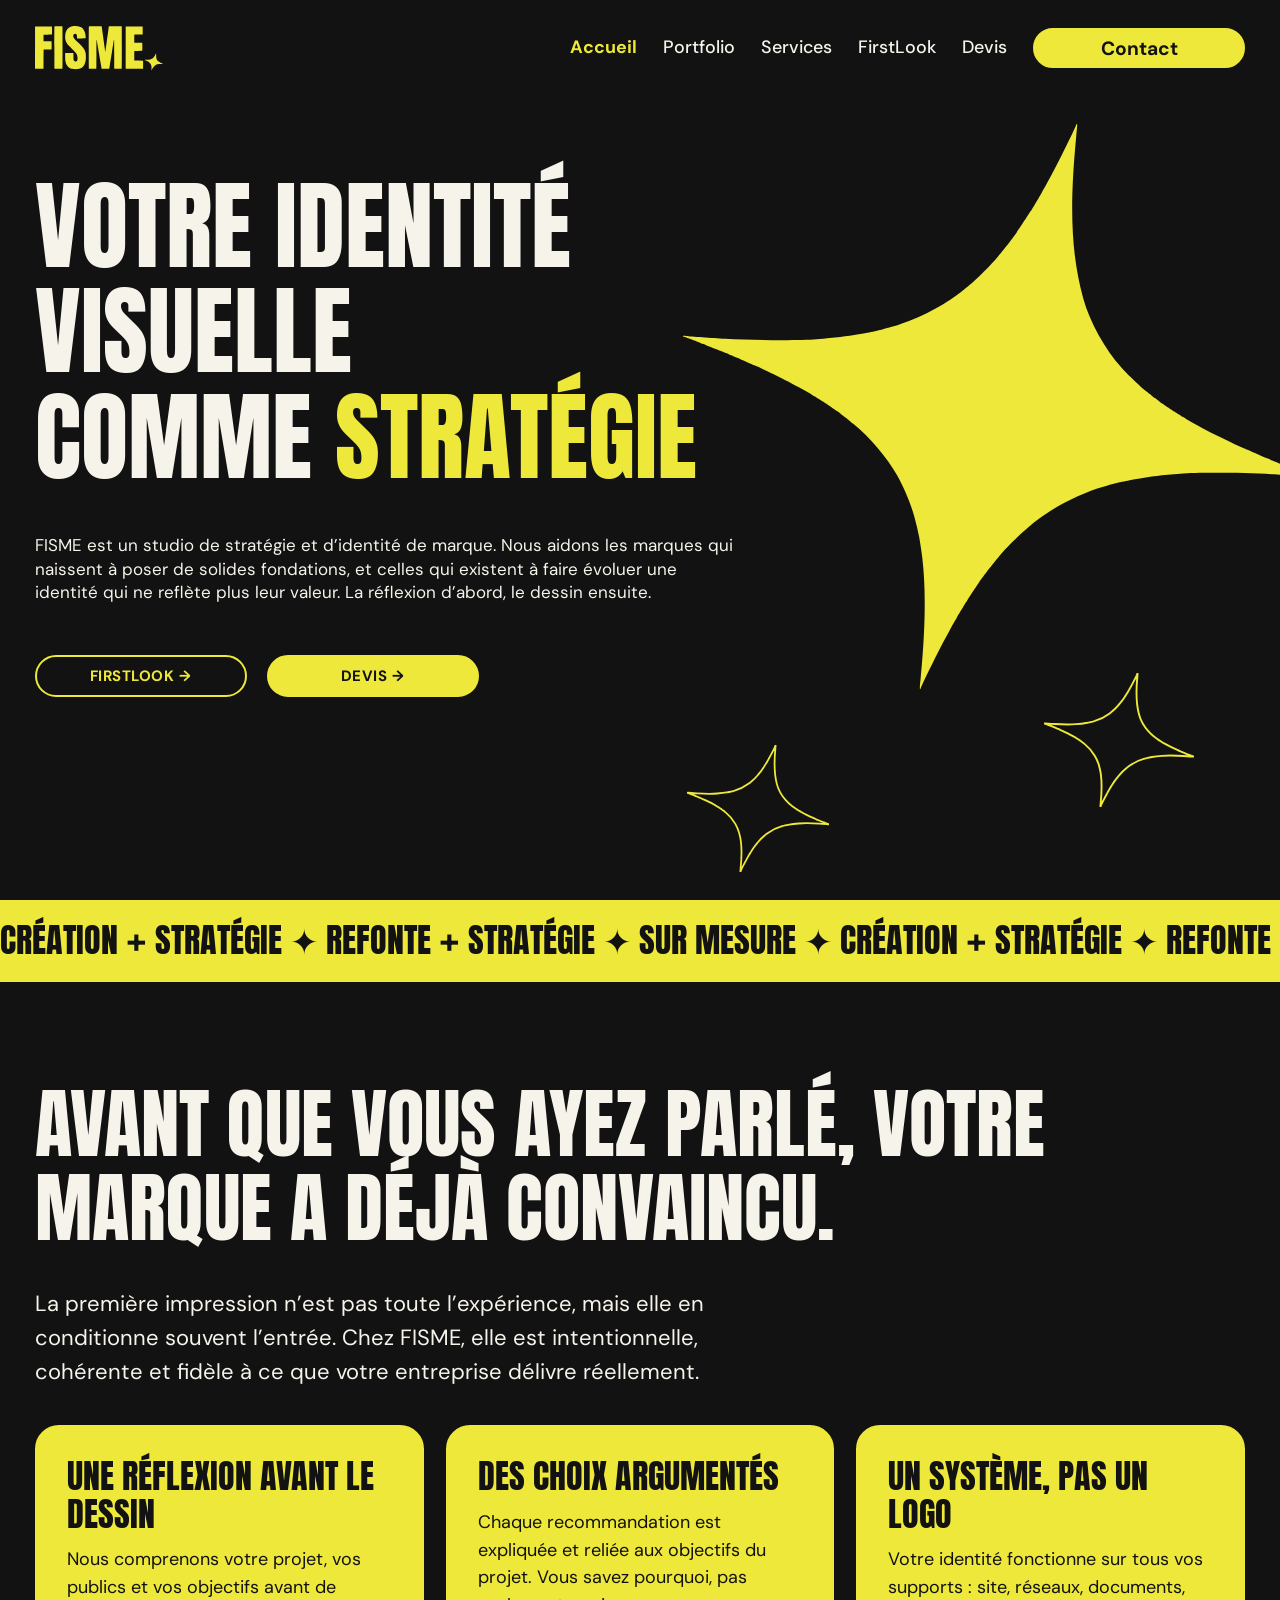
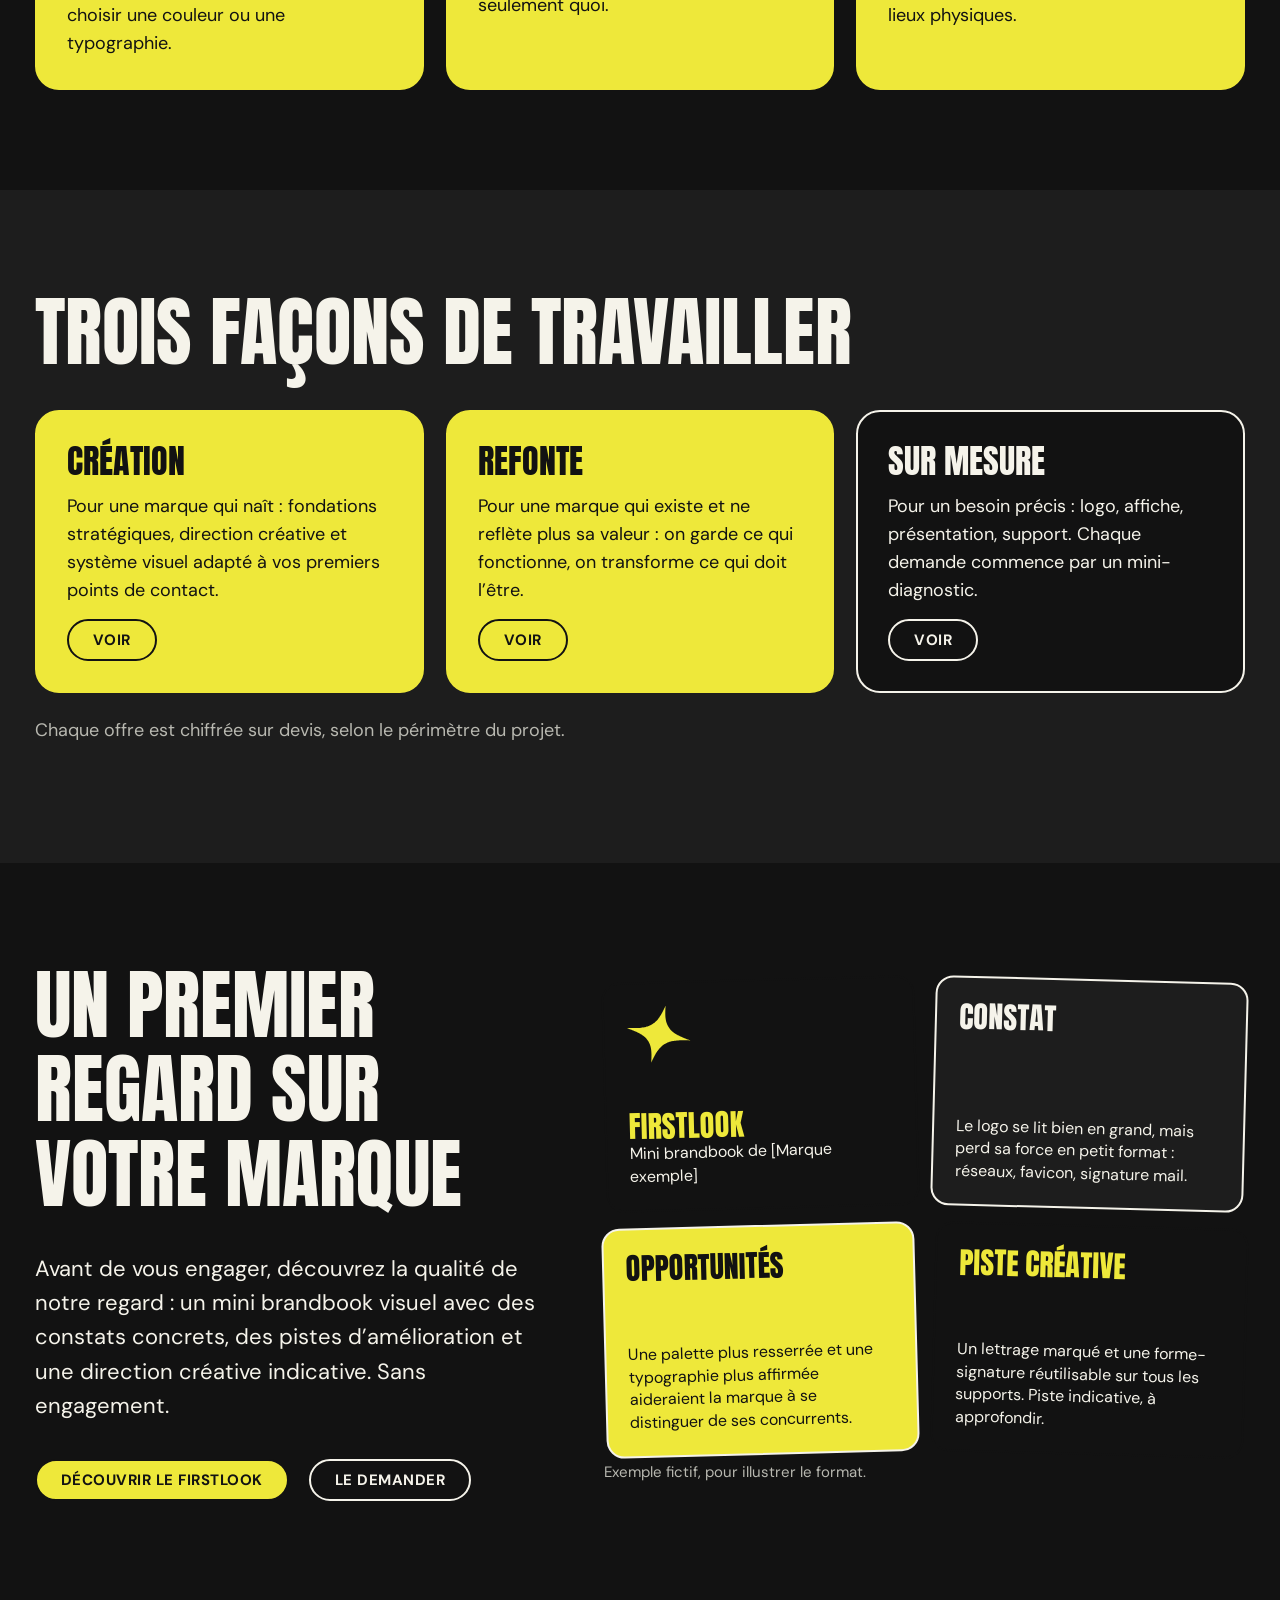
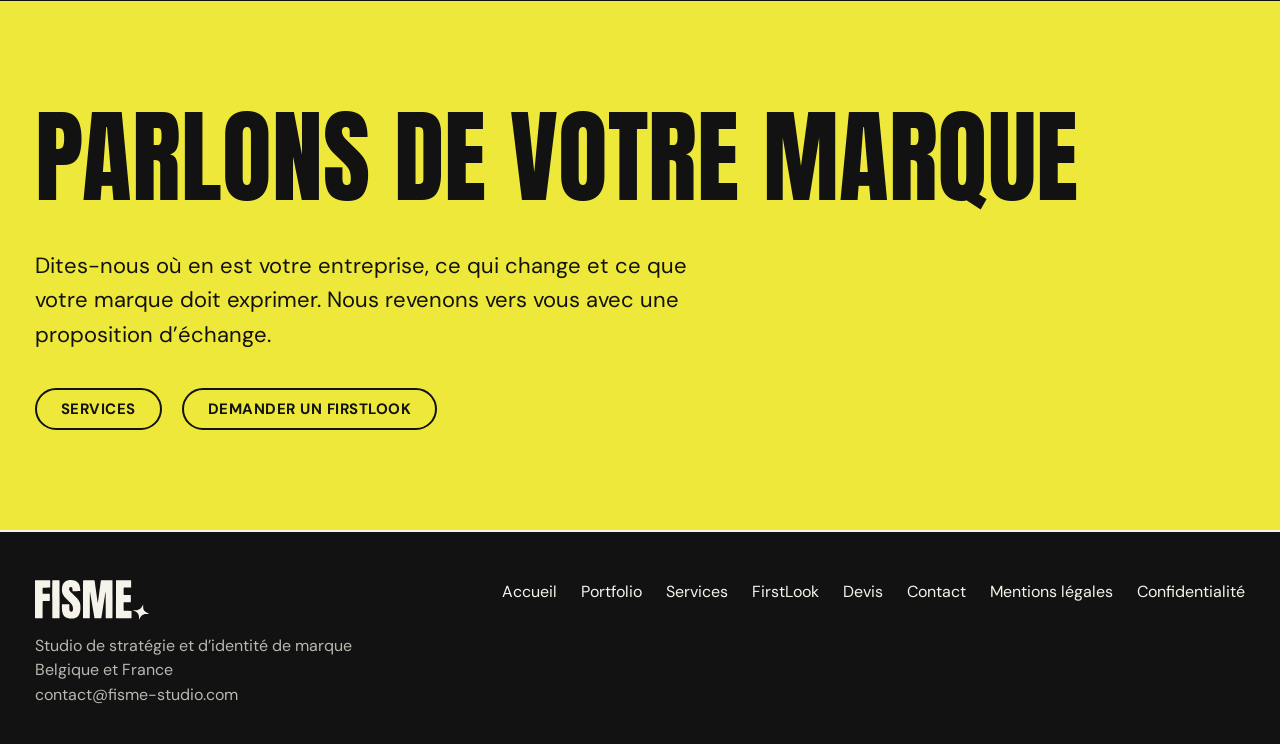
<file: index.html>
<!doctype html>
<html lang="fr">
<head>
<meta charset="utf-8">
<meta name="viewport" content="width=device-width, initial-scale=1">
<title>FISME STUDIO · Stratégie et identité de marque</title>
<meta name="description" content="Studio de stratégie et d’identité de marque en Belgique et en France. Création et refonte d’identité, toujours guidées par une stratégie.">
<meta property="og:title" content="FISME STUDIO · Stratégie et identité de marque"><meta property="og:description" content="Studio de stratégie et d’identité de marque en Belgique et en France. Création et refonte d’identité, toujours guidées par une stratégie."><meta property="og:type" content="website">
<link rel="icon" href="assets/star.svg" type="image/svg+xml">
<link rel="preconnect" href="https://fonts.googleapis.com"><link rel="preconnect" href="https://fonts.gstatic.com" crossorigin>
<link rel="stylesheet" href="https://fonts.googleapis.com/css2?family=Anton&family=DM+Sans:wght@400;500;700&display=swap">
<link rel="stylesheet" href="assets/styles.css">
<script>document.documentElement.className+=' js'</script>
</head>
<body class="home">
<div id="ld" hidden aria-hidden="true"><svg class="lg" viewBox="0 0 362 126" role="img" aria-label="FISME" fill="currentColor"><path d="M121.0 121.1C129.3 120.2 135.2 116.2 138.7 109.3C138.8 109.1 139.1 108.5 139.3 108.1C140.2 106.5 141.4 102.8 141.9 100.2C143.1 94.3 143.1 94.1 143.1 86.4C143.1 78.2 142.7 75.7 140.9 70.9C140.5 69.9 140.2 68.9 140.1 68.6C140.0 68.3 139.7 67.8 139.5 67.5C139.2 67.1 139.0 66.7 139.0 66.5C139.0 66.0 136.1 61.8 134.2 59.6C132.3 57.3 125.6 50.6 120.6 45.9C113.4 39.1 109.0 34.3 109.0 33.0C109.0 32.9 108.8 32.4 108.5 32.0C107.3 29.7 107.3 25.5 108.7 23.9C111.0 21.1 115.8 21.3 117.4 24.3C117.9 25.3 117.9 25.8 118.1 30.1C118.2 33.4 118.4 34.9 118.6 35.1C119.1 35.4 142.2 35.2 142.5 34.8C143.0 34.4 142.0 24.7 141.1 20.7C140.3 16.8 138.1 12.0 136.3 9.6C134.5 7.2 129.3 3.0 128.3 3.0C128.1 3.0 127.6 2.8 127.1 2.5C126.6 2.2 126.0 2.0 125.8 2.0C125.6 2.0 124.9 1.8 124.1 1.5C119.2 -0.1 111.0 -0.5 105.6 0.6C103.8 0.9 101.9 1.4 101.5 1.6C101.0 1.8 100.0 2.2 99.3 2.5C98.5 2.8 97.6 3.2 97.3 3.5C96.9 3.7 96.2 4.2 95.6 4.6C93.9 5.7 91.6 7.9 90.6 9.4C90.1 10.2 89.6 10.9 89.5 11.0C89.1 11.3 87.3 15.2 87.0 16.4C86.8 17.1 86.6 17.7 86.5 17.9C86.4 18.0 86.0 19.6 85.6 21.4C84.6 26.2 84.6 34.9 85.6 38.6C86.2 41.1 87.2 43.9 87.8 45.1C88.2 45.9 88.6 46.5 88.9 47.3C89.1 47.6 89.4 48.1 89.6 48.3C89.8 48.4 90.0 48.7 90.0 48.9C90.0 49.2 92.2 52.2 94.1 54.4C94.8 55.2 99.7 60.1 104.9 65.4C113.8 74.3 117.0 77.9 117.0 79.0C117.0 79.2 117.2 79.7 117.5 80.0C117.8 80.3 118.0 80.8 118.0 81.1C118.0 81.3 118.2 81.8 118.4 82.2C118.8 83.2 119.8 89.1 119.7 91.2C119.7 95.0 118.5 98.4 117.0 99.0C113.8 100.2 111.6 99.8 110.0 97.7C108.4 95.6 108.2 94.3 108.2 84.9C108.2 80.3 108.2 76.5 108.0 76.3C107.9 76.1 105.4 76.0 96.4 76.1L84.9 76.1L84.8 82.4C84.7 92.6 85.2 98.6 86.5 102.6C86.8 103.5 87.0 104.3 87.0 104.6C87.0 104.8 87.2 105.4 87.5 105.9C87.8 106.4 88.0 107.0 88.0 107.1C88.0 107.4 88.8 108.9 90.1 111.1C91.1 112.6 94.0 115.7 95.4 116.5C95.9 116.8 96.6 117.3 96.9 117.5C97.2 117.7 98.0 118.2 98.8 118.5C99.5 118.8 100.6 119.3 101.1 119.5C101.7 119.8 102.7 120.0 103.4 120.1C104.2 120.2 104.8 120.4 104.9 120.5C104.9 120.6 106.1 120.8 107.4 121.0C108.8 121.1 110.2 121.3 110.6 121.3C112.5 121.6 118.4 121.5 121.0 121.1ZM24.0 93.6C24.1 78.9 24.2 66.7 24.3 66.6C24.5 66.3 26.9 66.2 35.0 66.2C41.2 66.2 45.7 66.2 46.1 66.0C46.8 65.8 46.8 65.8 46.8 55.0C46.8 44.6 46.7 44.2 46.3 43.8C45.8 43.3 45.4 43.2 35.2 43.2C27.3 43.2 24.5 43.2 24.3 43.0C23.9 42.6 23.9 25.5 24.3 24.7C24.5 24.3 24.9 24.3 35.8 24.3C43.1 24.3 47.2 24.2 47.5 24.0C48.0 23.7 48.0 23.4 48.0 12.6C48.0 3.6 47.9 1.5 47.7 1.3C47.4 1.1 41.0 1.0 23.7 1.1L0.1 1.1L0.1 60.2C0.0 92.8 0.0 119.6 0.1 119.9C0.3 120.5 0.3 120.5 12.1 120.4L23.9 120.4L24.0 93.6ZM77.2 120.2C77.4 120.0 77.5 106.4 77.5 60.7C77.5 2.4 77.5 1.5 77.0 1.3C76.4 0.9 55.6 0.9 55.0 1.3C54.5 1.5 54.5 2.4 54.5 60.7C54.5 106.4 54.6 120.0 54.8 120.2C55.2 120.6 76.8 120.6 77.2 120.2ZM172.5 120.2C172.7 119.9 172.8 108.6 172.8 79.6C172.9 38.6 172.9 37.2 173.7 39.4C173.9 39.7 174.0 40.5 174.0 41.1C174.0 41.7 174.2 43.0 174.4 44.1C174.6 45.2 174.8 46.5 174.9 47.0C175.0 47.5 175.2 49.1 175.5 50.5C175.9 53.0 176.5 56.0 177.5 62.3C178.9 70.5 179.8 75.7 180.5 79.6C180.8 81.0 181.0 82.8 181.1 83.6C181.2 84.5 181.4 85.5 181.5 85.9C181.6 86.3 181.9 87.8 182.1 89.2C182.6 92.7 182.9 94.6 183.5 97.6C183.8 99.0 184.0 100.5 184.1 101.0C184.1 101.5 184.4 102.8 184.6 104.0C184.8 105.2 185.2 107.5 185.5 109.2C185.8 111.0 186.2 113.6 186.5 115.1C186.8 116.6 187.0 118.2 187.0 118.7C187.0 120.5 186.8 120.5 198.2 120.5C209.6 120.5 208.8 120.6 209.1 118.6C209.3 117.4 209.7 114.9 210.4 110.8C210.6 109.6 210.9 107.5 211.1 106.1C211.3 104.8 211.7 102.3 212.0 100.6C212.3 99.0 212.6 96.5 212.9 95.1C213.3 92.5 213.7 89.5 214.5 85.1C214.8 83.6 215.1 81.5 215.2 80.5C215.4 79.5 215.7 77.3 216.0 75.8C216.2 74.2 216.6 71.6 216.8 70.1C217.1 68.6 217.4 66.9 217.5 66.4C217.6 65.8 217.8 64.7 217.9 64.0C218.0 63.2 218.2 61.4 218.5 60.0C218.8 58.6 219.1 56.5 219.3 55.5C219.4 54.5 219.7 52.5 219.9 51.1C220.1 49.8 220.3 48.2 220.5 47.6C220.6 47.1 220.8 45.5 221.0 44.1C221.2 42.8 221.4 41.5 221.5 41.3C221.6 41.0 221.8 40.1 222.0 39.1C222.2 38.1 222.4 37.3 222.5 37.3C222.7 37.2 222.8 55.8 222.8 78.6C222.8 110.4 222.8 120.0 223.0 120.2C223.5 120.6 243.5 120.6 243.9 120.2C244.4 119.8 244.4 1.7 244.0 1.3C243.7 1.1 239.4 1.0 226.0 1.0C205.5 1.0 207.7 0.6 207.2 4.3C207.1 5.4 206.8 7.5 206.6 8.9C206.4 10.2 206.2 12.3 206.0 13.5C205.9 14.7 205.6 16.3 205.5 17.1C205.3 17.9 205.1 19.9 204.9 21.5C204.7 23.1 204.4 25.2 204.3 26.2C203.7 30.2 203.1 34.0 202.7 37.0C202.6 38.2 202.3 40.6 202.0 42.5C201.7 44.4 201.4 46.8 201.3 47.9C201.1 49.0 200.9 50.7 200.7 51.8C200.6 52.8 200.3 54.9 200.1 56.4C199.9 57.9 199.7 59.7 199.5 60.4C199.4 61.1 199.1 62.7 199.0 64.1C198.7 66.9 198.1 71.0 197.8 71.6C197.4 72.7 197.0 71.6 197.0 69.5C197.0 68.7 196.9 67.6 196.8 66.9C196.6 66.2 196.4 64.6 196.3 63.4C196.1 62.1 195.8 60.0 195.6 58.7C195.4 57.4 195.1 55.1 194.9 53.6C194.1 47.6 194.0 46.5 193.5 43.5C193.1 40.6 192.9 39.3 192.2 34.1C192.1 33.0 191.8 30.7 191.5 29.0C191.2 27.3 190.9 25.0 190.8 23.9C190.1 18.4 189.9 17.4 189.5 14.6C189.2 13.0 189.0 10.7 188.9 9.6C188.8 8.5 188.6 7.4 188.5 7.1C188.4 6.8 188.2 5.5 188.1 4.2C187.8 0.6 189.9 1.0 169.5 1.0C159.9 1.0 151.9 1.1 151.6 1.2C151.1 1.4 151.0 119.7 151.6 120.2C152.0 120.7 172.1 120.6 172.5 120.2ZM304.0 120.2C304.2 119.9 304.2 116.7 304.2 108.6L304.1 97.4L292.0 97.2C285.3 97.2 279.7 97.0 279.6 96.9C279.1 96.6 279.1 70.7 279.6 70.3C279.8 70.1 282.6 70.0 290.6 70.0C298.7 70.0 301.5 69.9 301.7 69.7C302.1 69.3 302.1 48.5 301.7 47.7C301.5 47.3 301.1 47.2 290.7 47.2C282.6 47.2 279.8 47.2 279.6 47.0C279.1 46.5 279.1 24.6 279.6 24.3C279.7 24.2 285.1 24.1 291.4 24.0L302.9 23.9L302.9 12.7C303.0 3.5 302.9 1.5 302.7 1.3C302.4 1.1 296.1 1.0 278.7 1.1L255.1 1.1L255.1 60.2C255.0 92.8 255.0 119.6 255.1 119.9C255.3 120.5 255.3 120.5 279.5 120.5C299.6 120.5 303.7 120.4 304.0 120.2Z"/><path class="pt" d="M327.8 124.2C327.8 124.0 328.0 123.6 328.4 123.3C328.7 123.0 329.0 122.6 329.0 122.5C329.0 122.2 331.2 118.3 331.5 118.0C331.6 117.9 332.0 117.3 332.5 116.5C333.6 114.7 337.6 110.7 338.9 110.1C339.4 109.8 340.1 109.5 340.4 109.3C341.8 108.5 343.0 108.1 344.0 107.9C344.6 107.8 345.6 107.6 346.2 107.3C347.1 107.1 348.7 107.0 353.5 107.0C361.3 107.0 361.8 106.8 358.1 105.6C356.9 105.2 355.6 104.7 355.3 104.4C355.0 104.2 354.5 104.0 354.3 104.0C354.1 104.0 353.7 103.8 353.3 103.5C353.0 103.2 352.5 103.0 352.4 103.0C352.0 103.0 351.4 102.6 348.9 100.9C346.1 99.1 342.0 94.2 342.0 92.8C342.0 92.6 341.8 91.8 341.5 90.9C341.0 89.5 340.9 88.8 340.9 83.4C340.8 79.2 340.7 77.4 340.5 77.3C340.4 77.3 340.2 77.4 340.1 77.7C339.8 78.6 337.8 82.8 337.5 83.0C337.4 83.1 337.0 83.8 336.5 84.6C336.1 85.4 335.6 86.0 335.5 86.0C335.4 86.0 335.2 86.2 335.1 86.4C334.8 87.3 330.0 92.0 329.4 92.0C329.3 92.0 328.9 92.2 328.6 92.4C327.7 93.0 326.7 93.4 324.0 94.2C322.0 94.8 321.4 94.8 315.1 95.0C309.4 95.1 308.4 95.2 308.4 95.5C308.4 95.7 308.7 95.9 309.3 96.0C309.7 96.1 310.5 96.3 310.9 96.5C311.3 96.8 312.4 97.3 313.4 97.6C314.4 98.0 315.4 98.5 315.5 98.7C315.7 98.8 316.0 99.0 316.2 99.0C316.5 99.0 316.9 99.2 317.1 99.5C317.4 99.8 317.7 100.0 317.8 100.0C318.9 100.0 324.1 104.8 325.1 106.9C325.3 107.1 325.5 107.6 325.7 107.9C327.1 110.4 327.9 115.0 327.7 119.8C327.6 121.8 327.5 123.6 327.4 123.9C327.3 124.3 327.3 124.5 327.5 124.5C327.6 124.5 327.8 124.4 327.8 124.2Z"/><circle class="ld-dot" cx="335" cy="100" r="17"/></svg></div><header class="hero"><div class="wrap"><nav aria-label="Navigation principale"><a href="index.html" aria-label="FISME, accueil"><svg class="lg" viewBox="0 0 362 126" role="img" aria-label="FISME" fill="currentColor"><path d="M121.0 121.1C129.3 120.2 135.2 116.2 138.7 109.3C138.8 109.1 139.1 108.5 139.3 108.1C140.2 106.5 141.4 102.8 141.9 100.2C143.1 94.3 143.1 94.1 143.1 86.4C143.1 78.2 142.7 75.7 140.9 70.9C140.5 69.9 140.2 68.9 140.1 68.6C140.0 68.3 139.7 67.8 139.5 67.5C139.2 67.1 139.0 66.7 139.0 66.5C139.0 66.0 136.1 61.8 134.2 59.6C132.3 57.3 125.6 50.6 120.6 45.9C113.4 39.1 109.0 34.3 109.0 33.0C109.0 32.9 108.8 32.4 108.5 32.0C107.3 29.7 107.3 25.5 108.7 23.9C111.0 21.1 115.8 21.3 117.4 24.3C117.9 25.3 117.9 25.8 118.1 30.1C118.2 33.4 118.4 34.9 118.6 35.1C119.1 35.4 142.2 35.2 142.5 34.8C143.0 34.4 142.0 24.7 141.1 20.7C140.3 16.8 138.1 12.0 136.3 9.6C134.5 7.2 129.3 3.0 128.3 3.0C128.1 3.0 127.6 2.8 127.1 2.5C126.6 2.2 126.0 2.0 125.8 2.0C125.6 2.0 124.9 1.8 124.1 1.5C119.2 -0.1 111.0 -0.5 105.6 0.6C103.8 0.9 101.9 1.4 101.5 1.6C101.0 1.8 100.0 2.2 99.3 2.5C98.5 2.8 97.6 3.2 97.3 3.5C96.9 3.7 96.2 4.2 95.6 4.6C93.9 5.7 91.6 7.9 90.6 9.4C90.1 10.2 89.6 10.9 89.5 11.0C89.1 11.3 87.3 15.2 87.0 16.4C86.8 17.1 86.6 17.7 86.5 17.9C86.4 18.0 86.0 19.6 85.6 21.4C84.6 26.2 84.6 34.9 85.6 38.6C86.2 41.1 87.2 43.9 87.8 45.1C88.2 45.9 88.6 46.5 88.9 47.3C89.1 47.6 89.4 48.1 89.6 48.3C89.8 48.4 90.0 48.7 90.0 48.9C90.0 49.2 92.2 52.2 94.1 54.4C94.8 55.2 99.7 60.1 104.9 65.4C113.8 74.3 117.0 77.9 117.0 79.0C117.0 79.2 117.2 79.7 117.5 80.0C117.8 80.3 118.0 80.8 118.0 81.1C118.0 81.3 118.2 81.8 118.4 82.2C118.8 83.2 119.8 89.1 119.7 91.2C119.7 95.0 118.5 98.4 117.0 99.0C113.8 100.2 111.6 99.8 110.0 97.7C108.4 95.6 108.2 94.3 108.2 84.9C108.2 80.3 108.2 76.5 108.0 76.3C107.9 76.1 105.4 76.0 96.4 76.1L84.9 76.1L84.8 82.4C84.7 92.6 85.2 98.6 86.5 102.6C86.8 103.5 87.0 104.3 87.0 104.6C87.0 104.8 87.2 105.4 87.5 105.9C87.8 106.4 88.0 107.0 88.0 107.1C88.0 107.4 88.8 108.9 90.1 111.1C91.1 112.6 94.0 115.7 95.4 116.5C95.9 116.8 96.6 117.3 96.9 117.5C97.2 117.7 98.0 118.2 98.8 118.5C99.5 118.8 100.6 119.3 101.1 119.5C101.7 119.8 102.7 120.0 103.4 120.1C104.2 120.2 104.8 120.4 104.9 120.5C104.9 120.6 106.1 120.8 107.4 121.0C108.8 121.1 110.2 121.3 110.6 121.3C112.5 121.6 118.4 121.5 121.0 121.1ZM24.0 93.6C24.1 78.9 24.2 66.7 24.3 66.6C24.5 66.3 26.9 66.2 35.0 66.2C41.2 66.2 45.7 66.2 46.1 66.0C46.8 65.8 46.8 65.8 46.8 55.0C46.8 44.6 46.7 44.2 46.3 43.8C45.8 43.3 45.4 43.2 35.2 43.2C27.3 43.2 24.5 43.2 24.3 43.0C23.9 42.6 23.9 25.5 24.3 24.7C24.5 24.3 24.9 24.3 35.8 24.3C43.1 24.3 47.2 24.2 47.5 24.0C48.0 23.7 48.0 23.4 48.0 12.6C48.0 3.6 47.9 1.5 47.7 1.3C47.4 1.1 41.0 1.0 23.7 1.1L0.1 1.1L0.1 60.2C0.0 92.8 0.0 119.6 0.1 119.9C0.3 120.5 0.3 120.5 12.1 120.4L23.9 120.4L24.0 93.6ZM77.2 120.2C77.4 120.0 77.5 106.4 77.5 60.7C77.5 2.4 77.5 1.5 77.0 1.3C76.4 0.9 55.6 0.9 55.0 1.3C54.5 1.5 54.5 2.4 54.5 60.7C54.5 106.4 54.6 120.0 54.8 120.2C55.2 120.6 76.8 120.6 77.2 120.2ZM172.5 120.2C172.7 119.9 172.8 108.6 172.8 79.6C172.9 38.6 172.9 37.2 173.7 39.4C173.9 39.7 174.0 40.5 174.0 41.1C174.0 41.7 174.2 43.0 174.4 44.1C174.6 45.2 174.8 46.5 174.9 47.0C175.0 47.5 175.2 49.1 175.5 50.5C175.9 53.0 176.5 56.0 177.5 62.3C178.9 70.5 179.8 75.7 180.5 79.6C180.8 81.0 181.0 82.8 181.1 83.6C181.2 84.5 181.4 85.5 181.5 85.9C181.6 86.3 181.9 87.8 182.1 89.2C182.6 92.7 182.9 94.6 183.5 97.6C183.8 99.0 184.0 100.5 184.1 101.0C184.1 101.5 184.4 102.8 184.6 104.0C184.8 105.2 185.2 107.5 185.5 109.2C185.8 111.0 186.2 113.6 186.5 115.1C186.8 116.6 187.0 118.2 187.0 118.7C187.0 120.5 186.8 120.5 198.2 120.5C209.6 120.5 208.8 120.6 209.1 118.6C209.3 117.4 209.7 114.9 210.4 110.8C210.6 109.6 210.9 107.5 211.1 106.1C211.3 104.8 211.7 102.3 212.0 100.6C212.3 99.0 212.6 96.5 212.9 95.1C213.3 92.5 213.7 89.5 214.5 85.1C214.8 83.6 215.1 81.5 215.2 80.5C215.4 79.5 215.7 77.3 216.0 75.8C216.2 74.2 216.6 71.6 216.8 70.1C217.1 68.6 217.4 66.9 217.5 66.4C217.6 65.8 217.8 64.7 217.9 64.0C218.0 63.2 218.2 61.4 218.5 60.0C218.8 58.6 219.1 56.5 219.3 55.5C219.4 54.5 219.7 52.5 219.9 51.1C220.1 49.8 220.3 48.2 220.5 47.6C220.6 47.1 220.8 45.5 221.0 44.1C221.2 42.8 221.4 41.5 221.5 41.3C221.6 41.0 221.8 40.1 222.0 39.1C222.2 38.1 222.4 37.3 222.5 37.3C222.7 37.2 222.8 55.8 222.8 78.6C222.8 110.4 222.8 120.0 223.0 120.2C223.5 120.6 243.5 120.6 243.9 120.2C244.4 119.8 244.4 1.7 244.0 1.3C243.7 1.1 239.4 1.0 226.0 1.0C205.5 1.0 207.7 0.6 207.2 4.3C207.1 5.4 206.8 7.5 206.6 8.9C206.4 10.2 206.2 12.3 206.0 13.5C205.9 14.7 205.6 16.3 205.5 17.1C205.3 17.9 205.1 19.9 204.9 21.5C204.7 23.1 204.4 25.2 204.3 26.2C203.7 30.2 203.1 34.0 202.7 37.0C202.6 38.2 202.3 40.6 202.0 42.5C201.7 44.4 201.4 46.8 201.3 47.9C201.1 49.0 200.9 50.7 200.7 51.8C200.6 52.8 200.3 54.9 200.1 56.4C199.9 57.9 199.7 59.7 199.5 60.4C199.4 61.1 199.1 62.7 199.0 64.1C198.7 66.9 198.1 71.0 197.8 71.6C197.4 72.7 197.0 71.6 197.0 69.5C197.0 68.7 196.9 67.6 196.8 66.9C196.6 66.2 196.4 64.6 196.3 63.4C196.1 62.1 195.8 60.0 195.6 58.7C195.4 57.4 195.1 55.1 194.9 53.6C194.1 47.6 194.0 46.5 193.5 43.5C193.1 40.6 192.9 39.3 192.2 34.1C192.1 33.0 191.8 30.7 191.5 29.0C191.2 27.3 190.9 25.0 190.8 23.9C190.1 18.4 189.9 17.4 189.5 14.6C189.2 13.0 189.0 10.7 188.9 9.6C188.8 8.5 188.6 7.4 188.5 7.1C188.4 6.8 188.2 5.5 188.1 4.2C187.8 0.6 189.9 1.0 169.5 1.0C159.9 1.0 151.9 1.1 151.6 1.2C151.1 1.4 151.0 119.7 151.6 120.2C152.0 120.7 172.1 120.6 172.5 120.2ZM304.0 120.2C304.2 119.9 304.2 116.7 304.2 108.6L304.1 97.4L292.0 97.2C285.3 97.2 279.7 97.0 279.6 96.9C279.1 96.6 279.1 70.7 279.6 70.3C279.8 70.1 282.6 70.0 290.6 70.0C298.7 70.0 301.5 69.9 301.7 69.7C302.1 69.3 302.1 48.5 301.7 47.7C301.5 47.3 301.1 47.2 290.7 47.2C282.6 47.2 279.8 47.2 279.6 47.0C279.1 46.5 279.1 24.6 279.6 24.3C279.7 24.2 285.1 24.1 291.4 24.0L302.9 23.9L302.9 12.7C303.0 3.5 302.9 1.5 302.7 1.3C302.4 1.1 296.1 1.0 278.7 1.1L255.1 1.1L255.1 60.2C255.0 92.8 255.0 119.6 255.1 119.9C255.3 120.5 255.3 120.5 279.5 120.5C299.6 120.5 303.7 120.4 304.0 120.2Z"/><path class="pt" d="M327.8 124.2C327.8 124.0 328.0 123.6 328.4 123.3C328.7 123.0 329.0 122.6 329.0 122.5C329.0 122.2 331.2 118.3 331.5 118.0C331.6 117.9 332.0 117.3 332.5 116.5C333.6 114.7 337.6 110.7 338.9 110.1C339.4 109.8 340.1 109.5 340.4 109.3C341.8 108.5 343.0 108.1 344.0 107.9C344.6 107.8 345.6 107.6 346.2 107.3C347.1 107.1 348.7 107.0 353.5 107.0C361.3 107.0 361.8 106.8 358.1 105.6C356.9 105.2 355.6 104.7 355.3 104.4C355.0 104.2 354.5 104.0 354.3 104.0C354.1 104.0 353.7 103.8 353.3 103.5C353.0 103.2 352.5 103.0 352.4 103.0C352.0 103.0 351.4 102.6 348.9 100.9C346.1 99.1 342.0 94.2 342.0 92.8C342.0 92.6 341.8 91.8 341.5 90.9C341.0 89.5 340.9 88.8 340.9 83.4C340.8 79.2 340.7 77.4 340.5 77.3C340.4 77.3 340.2 77.4 340.1 77.7C339.8 78.6 337.8 82.8 337.5 83.0C337.4 83.1 337.0 83.8 336.5 84.6C336.1 85.4 335.6 86.0 335.5 86.0C335.4 86.0 335.2 86.2 335.1 86.4C334.8 87.3 330.0 92.0 329.4 92.0C329.3 92.0 328.9 92.2 328.6 92.4C327.7 93.0 326.7 93.4 324.0 94.2C322.0 94.8 321.4 94.8 315.1 95.0C309.4 95.1 308.4 95.2 308.4 95.5C308.4 95.7 308.7 95.9 309.3 96.0C309.7 96.1 310.5 96.3 310.9 96.5C311.3 96.8 312.4 97.3 313.4 97.6C314.4 98.0 315.4 98.5 315.5 98.7C315.7 98.8 316.0 99.0 316.2 99.0C316.5 99.0 316.9 99.2 317.1 99.5C317.4 99.8 317.7 100.0 317.8 100.0C318.9 100.0 324.1 104.8 325.1 106.9C325.3 107.1 325.5 107.6 325.7 107.9C327.1 110.4 327.9 115.0 327.7 119.8C327.6 121.8 327.5 123.6 327.4 123.9C327.3 124.3 327.3 124.5 327.5 124.5C327.6 124.5 327.8 124.4 327.8 124.2Z"/></svg></a><button class="mb" aria-expanded="false" aria-controls="mn">Menu</button><ul id="mn"><li><a href="index.html" class=on aria-current=page>Accueil</a></li><li><a href="portfolio.html">Portfolio</a></li><li><a href="services.html">Services</a></li><li><a href="firstlook.html">FirstLook</a></li><li><a href="devis.html">Devis</a></li><li><a class="btn" href="contact.html">Contact</a></li></ul></nav>
<h1 id="top"><span class="ln"><span>Votre identité</span></span><span class="ln"><span>visuelle</span></span><span class="ln"><span>comme <b>stratégie</b></span></span></h1>
<p class="lead hp">FISME est un studio de stratégie et d’identité de marque. Nous aidons les marques qui naissent à poser de solides fondations, et celles qui existent à faire évoluer une identité qui ne reflète plus leur valeur. La réflexion d’abord, le dessin ensuite.</p>
<p class="cta hp"><a class="btn o" href="firstlook.html">FirstLook →</a><a class="btn" href="devis.html">Devis →</a></p></div>
<div class="stars" id="st" aria-hidden="true"><img class="big" src="assets/star.svg" alt=""><img class="o1" src="assets/star-outline.svg" alt=""><img class="o2" src="assets/star-outline.svg" alt=""></div></header>
<div class="band" aria-hidden="true"><div>CRÉATION <i class="pl">+</i> STRATÉGIE ✦ REFONTE <i class="pl">+</i> STRATÉGIE ✦ SUR MESURE ✦ CRÉATION <i class="pl">+</i> STRATÉGIE ✦ REFONTE <i class="pl">+</i> STRATÉGIE ✦ SUR MESURE ✦ CRÉATION <i class="pl">+</i> STRATÉGIE ✦ REFONTE <i class="pl">+</i> STRATÉGIE ✦ SUR MESURE ✦ CRÉATION <i class="pl">+</i> STRATÉGIE ✦ REFONTE <i class="pl">+</i> STRATÉGIE ✦ SUR MESURE ✦ CRÉATION <i class="pl">+</i> STRATÉGIE ✦ REFONTE <i class="pl">+</i> STRATÉGIE ✦ SUR MESURE ✦ CRÉATION <i class="pl">+</i> STRATÉGIE ✦ REFONTE <i class="pl">+</i> STRATÉGIE ✦ SUR MESURE ✦ </div><div>CRÉATION <i class="pl">+</i> STRATÉGIE ✦ REFONTE <i class="pl">+</i> STRATÉGIE ✦ SUR MESURE ✦ CRÉATION <i class="pl">+</i> STRATÉGIE ✦ REFONTE <i class="pl">+</i> STRATÉGIE ✦ SUR MESURE ✦ CRÉATION <i class="pl">+</i> STRATÉGIE ✦ REFONTE <i class="pl">+</i> STRATÉGIE ✦ SUR MESURE ✦ CRÉATION <i class="pl">+</i> STRATÉGIE ✦ REFONTE <i class="pl">+</i> STRATÉGIE ✦ SUR MESURE ✦ CRÉATION <i class="pl">+</i> STRATÉGIE ✦ REFONTE <i class="pl">+</i> STRATÉGIE ✦ SUR MESURE ✦ CRÉATION <i class="pl">+</i> STRATÉGIE ✦ REFONTE <i class="pl">+</i> STRATÉGIE ✦ SUR MESURE ✦ </div></div>
<main>
<section class="s" id="studio"><div class="wrap"><h2>Avant que vous ayez parlé, votre marque a déjà convaincu.</h2>
<p class="lead2">La première impression n’est pas toute l’expérience, mais elle en conditionne souvent l’entrée. Chez FISME, elle est intentionnelle, cohérente et fidèle à ce que votre entreprise délivre réellement.</p>
<div class="grid"><div class="card f"><h3>Une réflexion avant le dessin</h3><p>Nous comprenons votre projet, vos publics et vos objectifs avant de choisir une couleur ou une typographie.</p></div><div class="card f"><h3>Des choix argumentés</h3><p>Chaque recommandation est expliquée et reliée aux objectifs du projet. Vous savez pourquoi, pas seulement quoi.</p></div><div class="card f"><h3>Un système, pas un logo</h3><p>Votre identité fonctionne sur tous vos supports : site, réseaux, documents, lieux physiques.</p></div></div></div></section>
<section class="s alt" id="services"><div class="wrap"><h2>Trois façons de travailler</h2>
<div class="grid"><div class="card f"><h3>Création</h3><p>Pour une marque qui naît : fondations stratégiques, direction créative et système visuel adapté à vos premiers points de contact.</p><a class="btn y" href="services.html#creation">Voir</a></div><div class="card f"><h3>Refonte</h3><p>Pour une marque qui existe et ne reflète plus sa valeur : on garde ce qui fonctionne, on transforme ce qui doit l’être.</p><a class="btn y" href="services.html#refonte">Voir</a></div><div class="card "><h3>Sur mesure</h3><p>Pour un besoin précis : logo, affiche, présentation, support. Chaque demande commence par un mini-diagnostic.</p><a class="btn o" href="services.html#sur-mesure">Voir</a></div></div>
<p class="mut" style="margin-top:24px">Chaque offre est chiffrée sur devis, selon le périmètre du projet.</p></div></section>
<section class="s" id="firstlook"><div class="wrap fl"><div><h2>Un premier regard sur votre marque</h2><p class="lead2">Avant de vous engager, découvrez la qualité de notre regard : un mini brandbook visuel avec des constats concrets, des pistes d’amélioration et une direction créative indicative. Sans engagement.</p><p class="cta"><a class="btn y" href="firstlook.html">Découvrir le FirstLook</a><a class="btn o" href="firstlook.html#formulaire">Le demander</a></p></div><div><div class="pages" role="group" aria-label="Exemple fictif de mini brandbook FirstLook">
<div class="pg k"><img src="assets/star.svg" alt=""><div><h3>FirstLook</h3><p>Mini brandbook de [Marque exemple]</p></div></div>
<div class="pg w"><h3>Constat</h3><p>Le logo se lit bien en grand, mais perd sa force en petit format : réseaux, favicon, signature mail.</p></div>
<div class="pg y"><h3>Opportunités</h3><p>Une palette plus resserrée et une typographie plus affirmée aideraient la marque à se distinguer de ses concurrents.</p></div>
<div class="pg k"><h3>Piste créative</h3><p>Un lettrage marqué et une forme-signature réutilisable sur tous les supports. Piste indicative, à approfondir.</p></div></div>
<p class="hint">Exemple fictif, pour illustrer le format.</p></div></div></section>
<section class="s contact" id="contact"><div class="wrap"><h2>Parlons de votre marque</h2><p class="lead2">Dites-nous où en est votre entreprise, ce qui change et ce que votre marque doit exprimer. Nous revenons vers vous avec une proposition d’échange.</p><p class="cta"><a class="btn y" href="services.html">Services</a><a class="btn o" href="firstlook.html#formulaire">Demander un FirstLook</a></p></div></section></main>
<footer><div class="wrap"><div class="fr"><div><svg class="lg" viewBox="0 0 362 126" role="img" aria-label="FISME" fill="currentColor"><path d="M121.0 121.1C129.3 120.2 135.2 116.2 138.7 109.3C138.8 109.1 139.1 108.5 139.3 108.1C140.2 106.5 141.4 102.8 141.9 100.2C143.1 94.3 143.1 94.1 143.1 86.4C143.1 78.2 142.7 75.7 140.9 70.9C140.5 69.9 140.2 68.9 140.1 68.6C140.0 68.3 139.7 67.8 139.5 67.5C139.2 67.1 139.0 66.7 139.0 66.5C139.0 66.0 136.1 61.8 134.2 59.6C132.3 57.3 125.6 50.6 120.6 45.9C113.4 39.1 109.0 34.3 109.0 33.0C109.0 32.9 108.8 32.4 108.5 32.0C107.3 29.7 107.3 25.5 108.7 23.9C111.0 21.1 115.8 21.3 117.4 24.3C117.9 25.3 117.9 25.8 118.1 30.1C118.2 33.4 118.4 34.9 118.6 35.1C119.1 35.4 142.2 35.2 142.5 34.8C143.0 34.4 142.0 24.7 141.1 20.7C140.3 16.8 138.1 12.0 136.3 9.6C134.5 7.2 129.3 3.0 128.3 3.0C128.1 3.0 127.6 2.8 127.1 2.5C126.6 2.2 126.0 2.0 125.8 2.0C125.6 2.0 124.9 1.8 124.1 1.5C119.2 -0.1 111.0 -0.5 105.6 0.6C103.8 0.9 101.9 1.4 101.5 1.6C101.0 1.8 100.0 2.2 99.3 2.5C98.5 2.8 97.6 3.2 97.3 3.5C96.9 3.7 96.2 4.2 95.6 4.6C93.9 5.7 91.6 7.9 90.6 9.4C90.1 10.2 89.6 10.9 89.5 11.0C89.1 11.3 87.3 15.2 87.0 16.4C86.8 17.1 86.6 17.7 86.5 17.9C86.4 18.0 86.0 19.6 85.6 21.4C84.6 26.2 84.6 34.9 85.6 38.6C86.2 41.1 87.2 43.9 87.8 45.1C88.2 45.9 88.6 46.5 88.9 47.3C89.1 47.6 89.4 48.1 89.6 48.3C89.8 48.4 90.0 48.7 90.0 48.9C90.0 49.2 92.2 52.2 94.1 54.4C94.8 55.2 99.7 60.1 104.9 65.4C113.8 74.3 117.0 77.9 117.0 79.0C117.0 79.2 117.2 79.7 117.5 80.0C117.8 80.3 118.0 80.8 118.0 81.1C118.0 81.3 118.2 81.8 118.4 82.2C118.8 83.2 119.8 89.1 119.7 91.2C119.7 95.0 118.5 98.4 117.0 99.0C113.8 100.2 111.6 99.8 110.0 97.7C108.4 95.6 108.2 94.3 108.2 84.9C108.2 80.3 108.2 76.5 108.0 76.3C107.9 76.1 105.4 76.0 96.4 76.1L84.9 76.1L84.8 82.4C84.7 92.6 85.2 98.6 86.5 102.6C86.8 103.5 87.0 104.3 87.0 104.6C87.0 104.8 87.2 105.4 87.5 105.9C87.8 106.4 88.0 107.0 88.0 107.1C88.0 107.4 88.8 108.9 90.1 111.1C91.1 112.6 94.0 115.7 95.4 116.5C95.9 116.8 96.6 117.3 96.9 117.5C97.2 117.7 98.0 118.2 98.8 118.5C99.5 118.8 100.6 119.3 101.1 119.5C101.7 119.8 102.7 120.0 103.4 120.1C104.2 120.2 104.8 120.4 104.9 120.5C104.9 120.6 106.1 120.8 107.4 121.0C108.8 121.1 110.2 121.3 110.6 121.3C112.5 121.6 118.4 121.5 121.0 121.1ZM24.0 93.6C24.1 78.9 24.2 66.7 24.3 66.6C24.5 66.3 26.9 66.2 35.0 66.2C41.2 66.2 45.7 66.2 46.1 66.0C46.8 65.8 46.8 65.8 46.8 55.0C46.8 44.6 46.7 44.2 46.3 43.8C45.8 43.3 45.4 43.2 35.2 43.2C27.3 43.2 24.5 43.2 24.3 43.0C23.9 42.6 23.9 25.5 24.3 24.7C24.5 24.3 24.9 24.3 35.8 24.3C43.1 24.3 47.2 24.2 47.5 24.0C48.0 23.7 48.0 23.4 48.0 12.6C48.0 3.6 47.9 1.5 47.7 1.3C47.4 1.1 41.0 1.0 23.7 1.1L0.1 1.1L0.1 60.2C0.0 92.8 0.0 119.6 0.1 119.9C0.3 120.5 0.3 120.5 12.1 120.4L23.9 120.4L24.0 93.6ZM77.2 120.2C77.4 120.0 77.5 106.4 77.5 60.7C77.5 2.4 77.5 1.5 77.0 1.3C76.4 0.9 55.6 0.9 55.0 1.3C54.5 1.5 54.5 2.4 54.5 60.7C54.5 106.4 54.6 120.0 54.8 120.2C55.2 120.6 76.8 120.6 77.2 120.2ZM172.5 120.2C172.7 119.9 172.8 108.6 172.8 79.6C172.9 38.6 172.9 37.2 173.7 39.4C173.9 39.7 174.0 40.5 174.0 41.1C174.0 41.7 174.2 43.0 174.4 44.1C174.6 45.2 174.8 46.5 174.9 47.0C175.0 47.5 175.2 49.1 175.5 50.5C175.9 53.0 176.5 56.0 177.5 62.3C178.9 70.5 179.8 75.7 180.5 79.6C180.8 81.0 181.0 82.8 181.1 83.6C181.2 84.5 181.4 85.5 181.5 85.9C181.6 86.3 181.9 87.8 182.1 89.2C182.6 92.7 182.9 94.6 183.5 97.6C183.8 99.0 184.0 100.5 184.1 101.0C184.1 101.5 184.4 102.8 184.6 104.0C184.8 105.2 185.2 107.5 185.5 109.2C185.8 111.0 186.2 113.6 186.5 115.1C186.8 116.6 187.0 118.2 187.0 118.7C187.0 120.5 186.8 120.5 198.2 120.5C209.6 120.5 208.8 120.6 209.1 118.6C209.3 117.4 209.7 114.9 210.4 110.8C210.6 109.6 210.9 107.5 211.1 106.1C211.3 104.8 211.7 102.3 212.0 100.6C212.3 99.0 212.6 96.5 212.9 95.1C213.3 92.5 213.7 89.5 214.5 85.1C214.8 83.6 215.1 81.5 215.2 80.5C215.4 79.5 215.7 77.3 216.0 75.8C216.2 74.2 216.6 71.6 216.8 70.1C217.1 68.6 217.4 66.9 217.5 66.4C217.6 65.8 217.8 64.7 217.9 64.0C218.0 63.2 218.2 61.4 218.5 60.0C218.8 58.6 219.1 56.5 219.3 55.5C219.4 54.5 219.7 52.5 219.9 51.1C220.1 49.8 220.3 48.2 220.5 47.6C220.6 47.1 220.8 45.5 221.0 44.1C221.2 42.8 221.4 41.5 221.5 41.3C221.6 41.0 221.8 40.1 222.0 39.1C222.2 38.1 222.4 37.3 222.5 37.3C222.7 37.2 222.8 55.8 222.8 78.6C222.8 110.4 222.8 120.0 223.0 120.2C223.5 120.6 243.5 120.6 243.9 120.2C244.4 119.8 244.4 1.7 244.0 1.3C243.7 1.1 239.4 1.0 226.0 1.0C205.5 1.0 207.7 0.6 207.2 4.3C207.1 5.4 206.8 7.5 206.6 8.9C206.4 10.2 206.2 12.3 206.0 13.5C205.9 14.7 205.6 16.3 205.5 17.1C205.3 17.9 205.1 19.9 204.9 21.5C204.7 23.1 204.4 25.2 204.3 26.2C203.7 30.2 203.1 34.0 202.7 37.0C202.6 38.2 202.3 40.6 202.0 42.5C201.7 44.4 201.4 46.8 201.3 47.9C201.1 49.0 200.9 50.7 200.7 51.8C200.6 52.8 200.3 54.9 200.1 56.4C199.9 57.9 199.7 59.7 199.5 60.4C199.4 61.1 199.1 62.7 199.0 64.1C198.7 66.9 198.1 71.0 197.8 71.6C197.4 72.7 197.0 71.6 197.0 69.5C197.0 68.7 196.9 67.6 196.8 66.9C196.6 66.2 196.4 64.6 196.3 63.4C196.1 62.1 195.8 60.0 195.6 58.7C195.4 57.4 195.1 55.1 194.9 53.6C194.1 47.6 194.0 46.5 193.5 43.5C193.1 40.6 192.9 39.3 192.2 34.1C192.1 33.0 191.8 30.7 191.5 29.0C191.2 27.3 190.9 25.0 190.8 23.9C190.1 18.4 189.9 17.4 189.5 14.6C189.2 13.0 189.0 10.7 188.9 9.6C188.8 8.5 188.6 7.4 188.5 7.1C188.4 6.8 188.2 5.5 188.1 4.2C187.8 0.6 189.9 1.0 169.5 1.0C159.9 1.0 151.9 1.1 151.6 1.2C151.1 1.4 151.0 119.7 151.6 120.2C152.0 120.7 172.1 120.6 172.5 120.2ZM304.0 120.2C304.2 119.9 304.2 116.7 304.2 108.6L304.1 97.4L292.0 97.2C285.3 97.2 279.7 97.0 279.6 96.9C279.1 96.6 279.1 70.7 279.6 70.3C279.8 70.1 282.6 70.0 290.6 70.0C298.7 70.0 301.5 69.9 301.7 69.7C302.1 69.3 302.1 48.5 301.7 47.7C301.5 47.3 301.1 47.2 290.7 47.2C282.6 47.2 279.8 47.2 279.6 47.0C279.1 46.5 279.1 24.6 279.6 24.3C279.7 24.2 285.1 24.1 291.4 24.0L302.9 23.9L302.9 12.7C303.0 3.5 302.9 1.5 302.7 1.3C302.4 1.1 296.1 1.0 278.7 1.1L255.1 1.1L255.1 60.2C255.0 92.8 255.0 119.6 255.1 119.9C255.3 120.5 255.3 120.5 279.5 120.5C299.6 120.5 303.7 120.4 304.0 120.2Z"/><path class="pt" d="M327.8 124.2C327.8 124.0 328.0 123.6 328.4 123.3C328.7 123.0 329.0 122.6 329.0 122.5C329.0 122.2 331.2 118.3 331.5 118.0C331.6 117.9 332.0 117.3 332.5 116.5C333.6 114.7 337.6 110.7 338.9 110.1C339.4 109.8 340.1 109.5 340.4 109.3C341.8 108.5 343.0 108.1 344.0 107.9C344.6 107.8 345.6 107.6 346.2 107.3C347.1 107.1 348.7 107.0 353.5 107.0C361.3 107.0 361.8 106.8 358.1 105.6C356.9 105.2 355.6 104.7 355.3 104.4C355.0 104.2 354.5 104.0 354.3 104.0C354.1 104.0 353.7 103.8 353.3 103.5C353.0 103.2 352.5 103.0 352.4 103.0C352.0 103.0 351.4 102.6 348.9 100.9C346.1 99.1 342.0 94.2 342.0 92.8C342.0 92.6 341.8 91.8 341.5 90.9C341.0 89.5 340.9 88.8 340.9 83.4C340.8 79.2 340.7 77.4 340.5 77.3C340.4 77.3 340.2 77.4 340.1 77.7C339.8 78.6 337.8 82.8 337.5 83.0C337.4 83.1 337.0 83.8 336.5 84.6C336.1 85.4 335.6 86.0 335.5 86.0C335.4 86.0 335.2 86.2 335.1 86.4C334.8 87.3 330.0 92.0 329.4 92.0C329.3 92.0 328.9 92.2 328.6 92.4C327.7 93.0 326.7 93.4 324.0 94.2C322.0 94.8 321.4 94.8 315.1 95.0C309.4 95.1 308.4 95.2 308.4 95.5C308.4 95.7 308.7 95.9 309.3 96.0C309.7 96.1 310.5 96.3 310.9 96.5C311.3 96.8 312.4 97.3 313.4 97.6C314.4 98.0 315.4 98.5 315.5 98.7C315.7 98.8 316.0 99.0 316.2 99.0C316.5 99.0 316.9 99.2 317.1 99.5C317.4 99.8 317.7 100.0 317.8 100.0C318.9 100.0 324.1 104.8 325.1 106.9C325.3 107.1 325.5 107.6 325.7 107.9C327.1 110.4 327.9 115.0 327.7 119.8C327.6 121.8 327.5 123.6 327.4 123.9C327.3 124.3 327.3 124.5 327.5 124.5C327.6 124.5 327.8 124.4 327.8 124.2Z"/></svg><p class="mut" style="margin:14px 0 0">Studio de stratégie et d’identité de marque<br>Belgique et France<br><a href="mailto:contact@fisme-studio.com">contact@fisme-studio.com</a></p></div>
<ul><li><a href="index.html">Accueil</a></li><li><a href="portfolio.html">Portfolio</a></li><li><a href="services.html">Services</a></li><li><a href="firstlook.html">FirstLook</a></li><li><a href="devis.html">Devis</a></li><li><a href="contact.html">Contact</a></li><li><a href="mentions-legales.html">Mentions légales</a></li><li><a href="confidentialite.html">Confidentialité</a></li></ul></div></div></footer>
<script src="assets/main.js" defer></script>
</body>
</html>
</file>
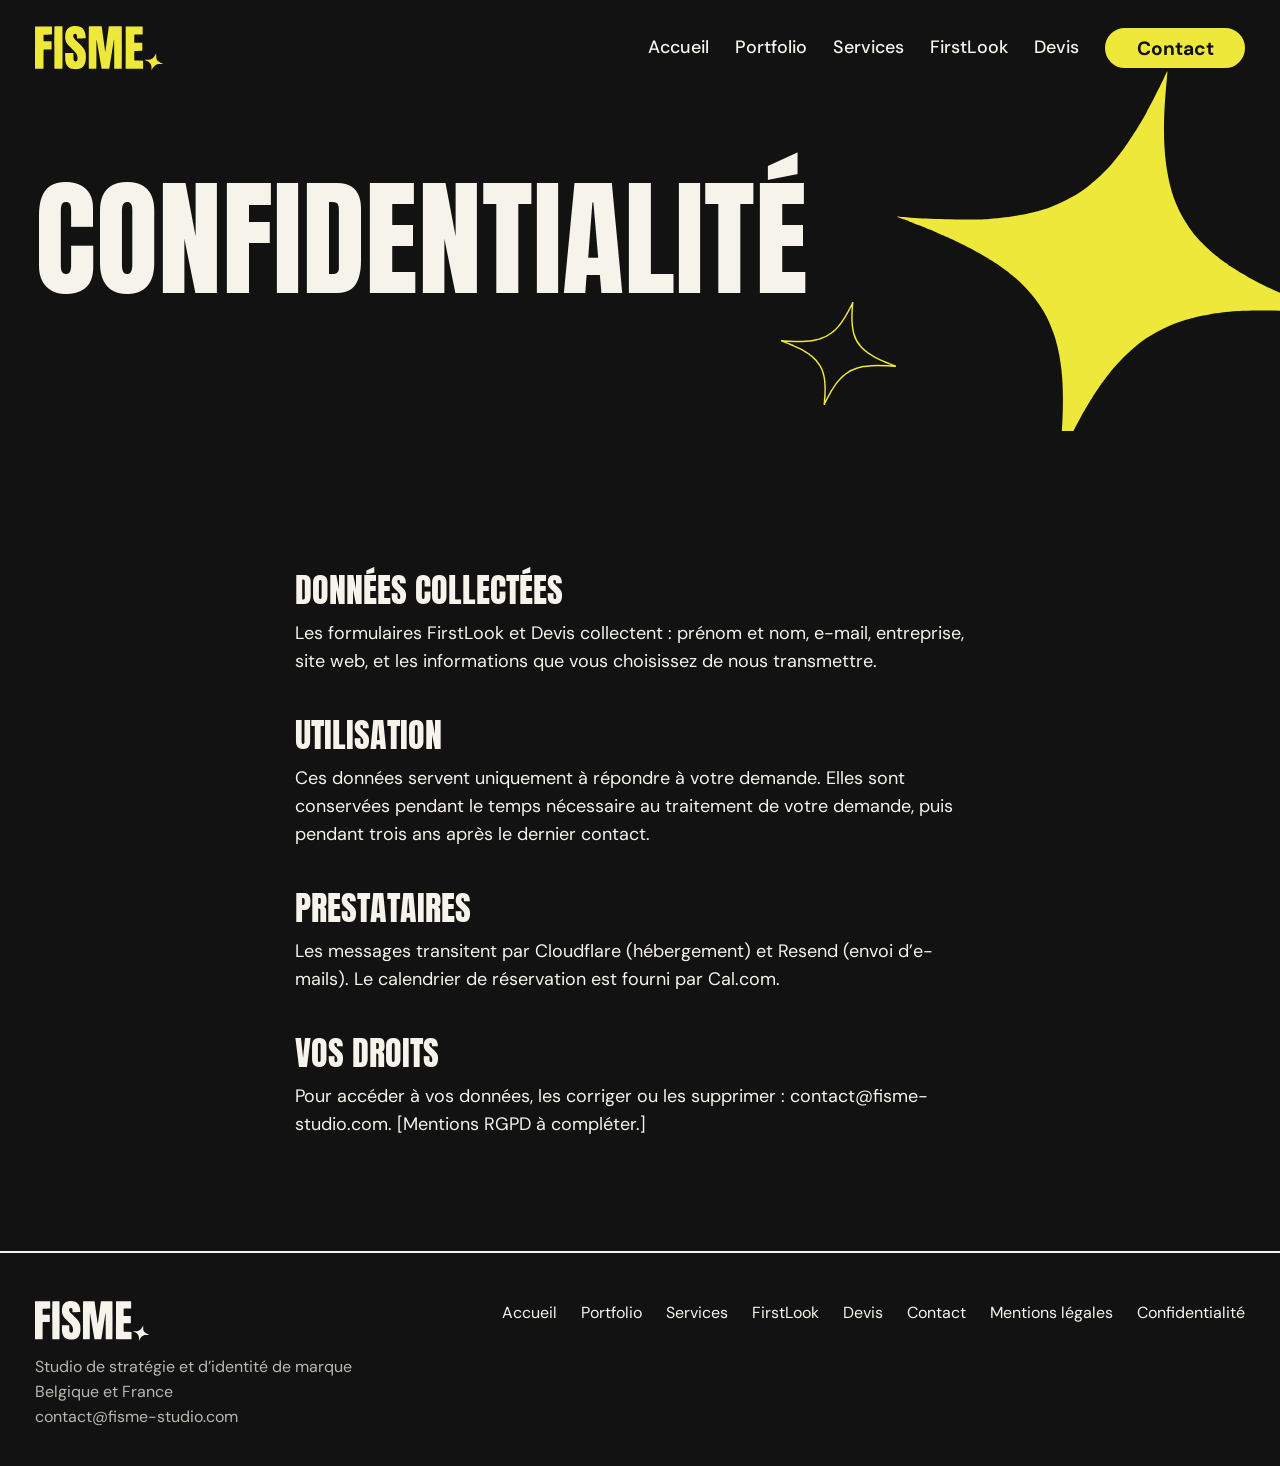
<file: confidentialite.html>
<!doctype html>
<html lang="fr">
<head>
<meta charset="utf-8">
<meta name="viewport" content="width=device-width, initial-scale=1">
<title>Confidentialité · FISME STUDIO</title>
<meta name="description" content="Politique de confidentialité de FISME STUDIO.">
<meta property="og:title" content="Confidentialité · FISME STUDIO"><meta property="og:description" content="Politique de confidentialité de FISME STUDIO."><meta property="og:type" content="website">
<link rel="icon" href="assets/star.svg" type="image/svg+xml">
<link rel="preconnect" href="https://fonts.googleapis.com"><link rel="preconnect" href="https://fonts.gstatic.com" crossorigin>
<link rel="stylesheet" href="https://fonts.googleapis.com/css2?family=Anton&family=DM+Sans:wght@400;500;700&display=swap">
<link rel="stylesheet" href="assets/styles.css">
<script>document.documentElement.className+=' js'</script>
</head>
<body class="">
<header class="ph"><img class="deco" src="assets/star.svg" alt=""><img class="deco deco2" src="assets/star-outline.svg" alt=""><div class="wrap"><nav aria-label="Navigation principale"><a href="index.html" aria-label="FISME, accueil"><svg class="lg" viewBox="0 0 362 126" role="img" aria-label="FISME" fill="currentColor"><path d="M121.0 121.1C129.3 120.2 135.2 116.2 138.7 109.3C138.8 109.1 139.1 108.5 139.3 108.1C140.2 106.5 141.4 102.8 141.9 100.2C143.1 94.3 143.1 94.1 143.1 86.4C143.1 78.2 142.7 75.7 140.9 70.9C140.5 69.9 140.2 68.9 140.1 68.6C140.0 68.3 139.7 67.8 139.5 67.5C139.2 67.1 139.0 66.7 139.0 66.5C139.0 66.0 136.1 61.8 134.2 59.6C132.3 57.3 125.6 50.6 120.6 45.9C113.4 39.1 109.0 34.3 109.0 33.0C109.0 32.9 108.8 32.4 108.5 32.0C107.3 29.7 107.3 25.5 108.7 23.9C111.0 21.1 115.8 21.3 117.4 24.3C117.9 25.3 117.9 25.8 118.1 30.1C118.2 33.4 118.4 34.9 118.6 35.1C119.1 35.4 142.2 35.2 142.5 34.8C143.0 34.4 142.0 24.7 141.1 20.7C140.3 16.8 138.1 12.0 136.3 9.6C134.5 7.2 129.3 3.0 128.3 3.0C128.1 3.0 127.6 2.8 127.1 2.5C126.6 2.2 126.0 2.0 125.8 2.0C125.6 2.0 124.9 1.8 124.1 1.5C119.2 -0.1 111.0 -0.5 105.6 0.6C103.8 0.9 101.9 1.4 101.5 1.6C101.0 1.8 100.0 2.2 99.3 2.5C98.5 2.8 97.6 3.2 97.3 3.5C96.9 3.7 96.2 4.2 95.6 4.6C93.9 5.7 91.6 7.9 90.6 9.4C90.1 10.2 89.6 10.9 89.5 11.0C89.1 11.3 87.3 15.2 87.0 16.4C86.8 17.1 86.6 17.7 86.5 17.9C86.4 18.0 86.0 19.6 85.6 21.4C84.6 26.2 84.6 34.9 85.6 38.6C86.2 41.1 87.2 43.9 87.8 45.1C88.2 45.9 88.6 46.5 88.9 47.3C89.1 47.6 89.4 48.1 89.6 48.3C89.8 48.4 90.0 48.7 90.0 48.9C90.0 49.2 92.2 52.2 94.1 54.4C94.8 55.2 99.7 60.1 104.9 65.4C113.8 74.3 117.0 77.9 117.0 79.0C117.0 79.2 117.2 79.7 117.5 80.0C117.8 80.3 118.0 80.8 118.0 81.1C118.0 81.3 118.2 81.8 118.4 82.2C118.8 83.2 119.8 89.1 119.7 91.2C119.7 95.0 118.5 98.4 117.0 99.0C113.8 100.2 111.6 99.8 110.0 97.7C108.4 95.6 108.2 94.3 108.2 84.9C108.2 80.3 108.2 76.5 108.0 76.3C107.9 76.1 105.4 76.0 96.4 76.1L84.9 76.1L84.8 82.4C84.7 92.6 85.2 98.6 86.5 102.6C86.8 103.5 87.0 104.3 87.0 104.6C87.0 104.8 87.2 105.4 87.5 105.9C87.8 106.4 88.0 107.0 88.0 107.1C88.0 107.4 88.8 108.9 90.1 111.1C91.1 112.6 94.0 115.7 95.4 116.5C95.9 116.8 96.6 117.3 96.9 117.5C97.2 117.7 98.0 118.2 98.8 118.5C99.5 118.8 100.6 119.3 101.1 119.5C101.7 119.8 102.7 120.0 103.4 120.1C104.2 120.2 104.8 120.4 104.9 120.5C104.9 120.6 106.1 120.8 107.4 121.0C108.8 121.1 110.2 121.3 110.6 121.3C112.5 121.6 118.4 121.5 121.0 121.1ZM24.0 93.6C24.1 78.9 24.2 66.7 24.3 66.6C24.5 66.3 26.9 66.2 35.0 66.2C41.2 66.2 45.7 66.2 46.1 66.0C46.8 65.8 46.8 65.8 46.8 55.0C46.8 44.6 46.7 44.2 46.3 43.8C45.8 43.3 45.4 43.2 35.2 43.2C27.3 43.2 24.5 43.2 24.3 43.0C23.9 42.6 23.9 25.5 24.3 24.7C24.5 24.3 24.9 24.3 35.8 24.3C43.1 24.3 47.2 24.2 47.5 24.0C48.0 23.7 48.0 23.4 48.0 12.6C48.0 3.6 47.9 1.5 47.7 1.3C47.4 1.1 41.0 1.0 23.7 1.1L0.1 1.1L0.1 60.2C0.0 92.8 0.0 119.6 0.1 119.9C0.3 120.5 0.3 120.5 12.1 120.4L23.9 120.4L24.0 93.6ZM77.2 120.2C77.4 120.0 77.5 106.4 77.5 60.7C77.5 2.4 77.5 1.5 77.0 1.3C76.4 0.9 55.6 0.9 55.0 1.3C54.5 1.5 54.5 2.4 54.5 60.7C54.5 106.4 54.6 120.0 54.8 120.2C55.2 120.6 76.8 120.6 77.2 120.2ZM172.5 120.2C172.7 119.9 172.8 108.6 172.8 79.6C172.9 38.6 172.9 37.2 173.7 39.4C173.9 39.7 174.0 40.5 174.0 41.1C174.0 41.7 174.2 43.0 174.4 44.1C174.6 45.2 174.8 46.5 174.9 47.0C175.0 47.5 175.2 49.1 175.5 50.5C175.9 53.0 176.5 56.0 177.5 62.3C178.9 70.5 179.8 75.7 180.5 79.6C180.8 81.0 181.0 82.8 181.1 83.6C181.2 84.5 181.4 85.5 181.5 85.9C181.6 86.3 181.9 87.8 182.1 89.2C182.6 92.7 182.9 94.6 183.5 97.6C183.8 99.0 184.0 100.5 184.1 101.0C184.1 101.5 184.4 102.8 184.6 104.0C184.8 105.2 185.2 107.5 185.5 109.2C185.8 111.0 186.2 113.6 186.5 115.1C186.8 116.6 187.0 118.2 187.0 118.7C187.0 120.5 186.8 120.5 198.2 120.5C209.6 120.5 208.8 120.6 209.1 118.6C209.3 117.4 209.7 114.9 210.4 110.8C210.6 109.6 210.9 107.5 211.1 106.1C211.3 104.8 211.7 102.3 212.0 100.6C212.3 99.0 212.6 96.5 212.9 95.1C213.3 92.5 213.7 89.5 214.5 85.1C214.8 83.6 215.1 81.5 215.2 80.5C215.4 79.5 215.7 77.3 216.0 75.8C216.2 74.2 216.6 71.6 216.8 70.1C217.1 68.6 217.4 66.9 217.5 66.4C217.6 65.8 217.8 64.7 217.9 64.0C218.0 63.2 218.2 61.4 218.5 60.0C218.8 58.6 219.1 56.5 219.3 55.5C219.4 54.5 219.7 52.5 219.9 51.1C220.1 49.8 220.3 48.2 220.5 47.6C220.6 47.1 220.8 45.5 221.0 44.1C221.2 42.8 221.4 41.5 221.5 41.3C221.6 41.0 221.8 40.1 222.0 39.1C222.2 38.1 222.4 37.3 222.5 37.3C222.7 37.2 222.8 55.8 222.8 78.6C222.8 110.4 222.8 120.0 223.0 120.2C223.5 120.6 243.5 120.6 243.9 120.2C244.4 119.8 244.4 1.7 244.0 1.3C243.7 1.1 239.4 1.0 226.0 1.0C205.5 1.0 207.7 0.6 207.2 4.3C207.1 5.4 206.8 7.5 206.6 8.9C206.4 10.2 206.2 12.3 206.0 13.5C205.9 14.7 205.6 16.3 205.5 17.1C205.3 17.9 205.1 19.9 204.9 21.5C204.7 23.1 204.4 25.2 204.3 26.2C203.7 30.2 203.1 34.0 202.7 37.0C202.6 38.2 202.3 40.6 202.0 42.5C201.7 44.4 201.4 46.8 201.3 47.9C201.1 49.0 200.9 50.7 200.7 51.8C200.6 52.8 200.3 54.9 200.1 56.4C199.9 57.9 199.7 59.7 199.5 60.4C199.4 61.1 199.1 62.7 199.0 64.1C198.7 66.9 198.1 71.0 197.8 71.6C197.4 72.7 197.0 71.6 197.0 69.5C197.0 68.7 196.9 67.6 196.8 66.9C196.6 66.2 196.4 64.6 196.3 63.4C196.1 62.1 195.8 60.0 195.6 58.7C195.4 57.4 195.1 55.1 194.9 53.6C194.1 47.6 194.0 46.5 193.5 43.5C193.1 40.6 192.9 39.3 192.2 34.1C192.1 33.0 191.8 30.7 191.5 29.0C191.2 27.3 190.9 25.0 190.8 23.9C190.1 18.4 189.9 17.4 189.5 14.6C189.2 13.0 189.0 10.7 188.9 9.6C188.8 8.5 188.6 7.4 188.5 7.1C188.4 6.8 188.2 5.5 188.1 4.2C187.8 0.6 189.9 1.0 169.5 1.0C159.9 1.0 151.9 1.1 151.6 1.2C151.1 1.4 151.0 119.7 151.6 120.2C152.0 120.7 172.1 120.6 172.5 120.2ZM304.0 120.2C304.2 119.9 304.2 116.7 304.2 108.6L304.1 97.4L292.0 97.2C285.3 97.2 279.7 97.0 279.6 96.9C279.1 96.6 279.1 70.7 279.6 70.3C279.8 70.1 282.6 70.0 290.6 70.0C298.7 70.0 301.5 69.9 301.7 69.7C302.1 69.3 302.1 48.5 301.7 47.7C301.5 47.3 301.1 47.2 290.7 47.2C282.6 47.2 279.8 47.2 279.6 47.0C279.1 46.5 279.1 24.6 279.6 24.3C279.7 24.2 285.1 24.1 291.4 24.0L302.9 23.9L302.9 12.7C303.0 3.5 302.9 1.5 302.7 1.3C302.4 1.1 296.1 1.0 278.7 1.1L255.1 1.1L255.1 60.2C255.0 92.8 255.0 119.6 255.1 119.9C255.3 120.5 255.3 120.5 279.5 120.5C299.6 120.5 303.7 120.4 304.0 120.2Z"/><path class="pt" d="M327.8 124.2C327.8 124.0 328.0 123.6 328.4 123.3C328.7 123.0 329.0 122.6 329.0 122.5C329.0 122.2 331.2 118.3 331.5 118.0C331.6 117.9 332.0 117.3 332.5 116.5C333.6 114.7 337.6 110.7 338.9 110.1C339.4 109.8 340.1 109.5 340.4 109.3C341.8 108.5 343.0 108.1 344.0 107.9C344.6 107.8 345.6 107.6 346.2 107.3C347.1 107.1 348.7 107.0 353.5 107.0C361.3 107.0 361.8 106.8 358.1 105.6C356.9 105.2 355.6 104.7 355.3 104.4C355.0 104.2 354.5 104.0 354.3 104.0C354.1 104.0 353.7 103.8 353.3 103.5C353.0 103.2 352.5 103.0 352.4 103.0C352.0 103.0 351.4 102.6 348.9 100.9C346.1 99.1 342.0 94.2 342.0 92.8C342.0 92.6 341.8 91.8 341.5 90.9C341.0 89.5 340.9 88.8 340.9 83.4C340.8 79.2 340.7 77.4 340.5 77.3C340.4 77.3 340.2 77.4 340.1 77.7C339.8 78.6 337.8 82.8 337.5 83.0C337.4 83.1 337.0 83.8 336.5 84.6C336.1 85.4 335.6 86.0 335.5 86.0C335.4 86.0 335.2 86.2 335.1 86.4C334.8 87.3 330.0 92.0 329.4 92.0C329.3 92.0 328.9 92.2 328.6 92.4C327.7 93.0 326.7 93.4 324.0 94.2C322.0 94.8 321.4 94.8 315.1 95.0C309.4 95.1 308.4 95.2 308.4 95.5C308.4 95.7 308.7 95.9 309.3 96.0C309.7 96.1 310.5 96.3 310.9 96.5C311.3 96.8 312.4 97.3 313.4 97.6C314.4 98.0 315.4 98.5 315.5 98.7C315.7 98.8 316.0 99.0 316.2 99.0C316.5 99.0 316.9 99.2 317.1 99.5C317.4 99.8 317.7 100.0 317.8 100.0C318.9 100.0 324.1 104.8 325.1 106.9C325.3 107.1 325.5 107.6 325.7 107.9C327.1 110.4 327.9 115.0 327.7 119.8C327.6 121.8 327.5 123.6 327.4 123.9C327.3 124.3 327.3 124.5 327.5 124.5C327.6 124.5 327.8 124.4 327.8 124.2Z"/></svg></a><button class="mb" aria-expanded="false" aria-controls="mn">Menu</button><ul id="mn"><li><a href="index.html">Accueil</a></li><li><a href="portfolio.html">Portfolio</a></li><li><a href="services.html">Services</a></li><li><a href="firstlook.html">FirstLook</a></li><li><a href="devis.html">Devis</a></li><li><a class="btn" href="contact.html">Contact</a></li></ul></nav><h1>Confidentialité</h1></div></header><main><section class="s"><div class="wrap prose"><h2>Données collectées</h2><p>Les formulaires FirstLook et Devis collectent : prénom et nom, e-mail, entreprise, site web, et les informations que vous choisissez de nous transmettre.</p><h2>Utilisation</h2><p>Ces données servent uniquement à répondre à votre demande. Elles sont conservées pendant le temps nécessaire au traitement de votre demande, puis pendant trois ans après le dernier contact.</p><h2>Prestataires</h2><p>Les messages transitent par Cloudflare (hébergement) et Resend (envoi d’e-mails). Le calendrier de réservation est fourni par Cal.com.</p><h2>Vos droits</h2><p>Pour accéder à vos données, les corriger ou les supprimer : contact@fisme-studio.com. [Mentions RGPD à compléter.]</p></div></section></main>
<footer><div class="wrap"><div class="fr"><div><svg class="lg" viewBox="0 0 362 126" role="img" aria-label="FISME" fill="currentColor"><path d="M121.0 121.1C129.3 120.2 135.2 116.2 138.7 109.3C138.8 109.1 139.1 108.5 139.3 108.1C140.2 106.5 141.4 102.8 141.9 100.2C143.1 94.3 143.1 94.1 143.1 86.4C143.1 78.2 142.7 75.7 140.9 70.9C140.5 69.9 140.2 68.9 140.1 68.6C140.0 68.3 139.7 67.8 139.5 67.5C139.2 67.1 139.0 66.7 139.0 66.5C139.0 66.0 136.1 61.8 134.2 59.6C132.3 57.3 125.6 50.6 120.6 45.9C113.4 39.1 109.0 34.3 109.0 33.0C109.0 32.9 108.8 32.4 108.5 32.0C107.3 29.7 107.3 25.5 108.7 23.9C111.0 21.1 115.8 21.3 117.4 24.3C117.9 25.3 117.9 25.8 118.1 30.1C118.2 33.4 118.4 34.9 118.6 35.1C119.1 35.4 142.2 35.2 142.5 34.8C143.0 34.4 142.0 24.7 141.1 20.7C140.3 16.8 138.1 12.0 136.3 9.6C134.5 7.2 129.3 3.0 128.3 3.0C128.1 3.0 127.6 2.8 127.1 2.5C126.6 2.2 126.0 2.0 125.8 2.0C125.6 2.0 124.9 1.8 124.1 1.5C119.2 -0.1 111.0 -0.5 105.6 0.6C103.8 0.9 101.9 1.4 101.5 1.6C101.0 1.8 100.0 2.2 99.3 2.5C98.5 2.8 97.6 3.2 97.3 3.5C96.9 3.7 96.2 4.2 95.6 4.6C93.9 5.7 91.6 7.9 90.6 9.4C90.1 10.2 89.6 10.9 89.5 11.0C89.1 11.3 87.3 15.2 87.0 16.4C86.8 17.1 86.6 17.7 86.5 17.9C86.4 18.0 86.0 19.6 85.6 21.4C84.6 26.2 84.6 34.9 85.6 38.6C86.2 41.1 87.2 43.9 87.8 45.1C88.2 45.9 88.6 46.5 88.9 47.3C89.1 47.6 89.4 48.1 89.6 48.3C89.8 48.4 90.0 48.7 90.0 48.9C90.0 49.2 92.2 52.2 94.1 54.4C94.8 55.2 99.7 60.1 104.9 65.4C113.8 74.3 117.0 77.9 117.0 79.0C117.0 79.2 117.2 79.7 117.5 80.0C117.8 80.3 118.0 80.8 118.0 81.1C118.0 81.3 118.2 81.8 118.4 82.2C118.8 83.2 119.8 89.1 119.7 91.2C119.7 95.0 118.5 98.4 117.0 99.0C113.8 100.2 111.6 99.8 110.0 97.7C108.4 95.6 108.2 94.3 108.2 84.9C108.2 80.3 108.2 76.5 108.0 76.3C107.9 76.1 105.4 76.0 96.4 76.1L84.9 76.1L84.8 82.4C84.7 92.6 85.2 98.6 86.5 102.6C86.8 103.5 87.0 104.3 87.0 104.6C87.0 104.8 87.2 105.4 87.5 105.9C87.8 106.4 88.0 107.0 88.0 107.1C88.0 107.4 88.8 108.9 90.1 111.1C91.1 112.6 94.0 115.7 95.4 116.5C95.9 116.8 96.6 117.3 96.9 117.5C97.2 117.7 98.0 118.2 98.8 118.5C99.5 118.8 100.6 119.3 101.1 119.5C101.7 119.8 102.7 120.0 103.4 120.1C104.2 120.2 104.8 120.4 104.9 120.5C104.9 120.6 106.1 120.8 107.4 121.0C108.8 121.1 110.2 121.3 110.6 121.3C112.5 121.6 118.4 121.5 121.0 121.1ZM24.0 93.6C24.1 78.9 24.2 66.7 24.3 66.6C24.5 66.3 26.9 66.2 35.0 66.2C41.2 66.2 45.7 66.2 46.1 66.0C46.8 65.8 46.8 65.8 46.8 55.0C46.8 44.6 46.7 44.2 46.3 43.8C45.8 43.3 45.4 43.2 35.2 43.2C27.3 43.2 24.5 43.2 24.3 43.0C23.9 42.6 23.9 25.5 24.3 24.7C24.5 24.3 24.9 24.3 35.8 24.3C43.1 24.3 47.2 24.2 47.5 24.0C48.0 23.7 48.0 23.4 48.0 12.6C48.0 3.6 47.9 1.5 47.7 1.3C47.4 1.1 41.0 1.0 23.7 1.1L0.1 1.1L0.1 60.2C0.0 92.8 0.0 119.6 0.1 119.9C0.3 120.5 0.3 120.5 12.1 120.4L23.9 120.4L24.0 93.6ZM77.2 120.2C77.4 120.0 77.5 106.4 77.5 60.7C77.5 2.4 77.5 1.5 77.0 1.3C76.4 0.9 55.6 0.9 55.0 1.3C54.5 1.5 54.5 2.4 54.5 60.7C54.5 106.4 54.6 120.0 54.8 120.2C55.2 120.6 76.8 120.6 77.2 120.2ZM172.5 120.2C172.7 119.9 172.8 108.6 172.8 79.6C172.9 38.6 172.9 37.2 173.7 39.4C173.9 39.7 174.0 40.5 174.0 41.1C174.0 41.7 174.2 43.0 174.4 44.1C174.6 45.2 174.8 46.5 174.9 47.0C175.0 47.5 175.2 49.1 175.5 50.5C175.9 53.0 176.5 56.0 177.5 62.3C178.9 70.5 179.8 75.7 180.5 79.6C180.8 81.0 181.0 82.8 181.1 83.6C181.2 84.5 181.4 85.5 181.5 85.9C181.6 86.3 181.9 87.8 182.1 89.2C182.6 92.7 182.9 94.6 183.5 97.6C183.8 99.0 184.0 100.5 184.1 101.0C184.1 101.5 184.4 102.8 184.6 104.0C184.8 105.2 185.2 107.5 185.5 109.2C185.8 111.0 186.2 113.6 186.5 115.1C186.8 116.6 187.0 118.2 187.0 118.7C187.0 120.5 186.8 120.5 198.2 120.5C209.6 120.5 208.8 120.6 209.1 118.6C209.3 117.4 209.7 114.9 210.4 110.8C210.6 109.6 210.9 107.5 211.1 106.1C211.3 104.8 211.7 102.3 212.0 100.6C212.3 99.0 212.6 96.5 212.9 95.1C213.3 92.5 213.7 89.5 214.5 85.1C214.8 83.6 215.1 81.5 215.2 80.5C215.4 79.5 215.7 77.3 216.0 75.8C216.2 74.2 216.6 71.6 216.8 70.1C217.1 68.6 217.4 66.9 217.5 66.4C217.6 65.8 217.8 64.7 217.9 64.0C218.0 63.2 218.2 61.4 218.5 60.0C218.8 58.6 219.1 56.5 219.3 55.5C219.4 54.5 219.7 52.5 219.9 51.1C220.1 49.8 220.3 48.2 220.5 47.6C220.6 47.1 220.8 45.5 221.0 44.1C221.2 42.8 221.4 41.5 221.5 41.3C221.6 41.0 221.8 40.1 222.0 39.1C222.2 38.1 222.4 37.3 222.5 37.3C222.7 37.2 222.8 55.8 222.8 78.6C222.8 110.4 222.8 120.0 223.0 120.2C223.5 120.6 243.5 120.6 243.9 120.2C244.4 119.8 244.4 1.7 244.0 1.3C243.7 1.1 239.4 1.0 226.0 1.0C205.5 1.0 207.7 0.6 207.2 4.3C207.1 5.4 206.8 7.5 206.6 8.9C206.4 10.2 206.2 12.3 206.0 13.5C205.9 14.7 205.6 16.3 205.5 17.1C205.3 17.9 205.1 19.9 204.9 21.5C204.7 23.1 204.4 25.2 204.3 26.2C203.7 30.2 203.1 34.0 202.7 37.0C202.6 38.2 202.3 40.6 202.0 42.5C201.7 44.4 201.4 46.8 201.3 47.9C201.1 49.0 200.9 50.7 200.7 51.8C200.6 52.8 200.3 54.9 200.1 56.4C199.9 57.9 199.7 59.7 199.5 60.4C199.4 61.1 199.1 62.7 199.0 64.1C198.7 66.9 198.1 71.0 197.8 71.6C197.4 72.7 197.0 71.6 197.0 69.5C197.0 68.7 196.9 67.6 196.8 66.9C196.6 66.2 196.4 64.6 196.3 63.4C196.1 62.1 195.8 60.0 195.6 58.7C195.4 57.4 195.1 55.1 194.9 53.6C194.1 47.6 194.0 46.5 193.5 43.5C193.1 40.6 192.9 39.3 192.2 34.1C192.1 33.0 191.8 30.7 191.5 29.0C191.2 27.3 190.9 25.0 190.8 23.9C190.1 18.4 189.9 17.4 189.5 14.6C189.2 13.0 189.0 10.7 188.9 9.6C188.8 8.5 188.6 7.4 188.5 7.1C188.4 6.8 188.2 5.5 188.1 4.2C187.8 0.6 189.9 1.0 169.5 1.0C159.9 1.0 151.9 1.1 151.6 1.2C151.1 1.4 151.0 119.7 151.6 120.2C152.0 120.7 172.1 120.6 172.5 120.2ZM304.0 120.2C304.2 119.9 304.2 116.7 304.2 108.6L304.1 97.4L292.0 97.2C285.3 97.2 279.7 97.0 279.6 96.9C279.1 96.6 279.1 70.7 279.6 70.3C279.8 70.1 282.6 70.0 290.6 70.0C298.7 70.0 301.5 69.9 301.7 69.7C302.1 69.3 302.1 48.5 301.7 47.7C301.5 47.3 301.1 47.2 290.7 47.2C282.6 47.2 279.8 47.2 279.6 47.0C279.1 46.5 279.1 24.6 279.6 24.3C279.7 24.2 285.1 24.1 291.4 24.0L302.9 23.9L302.9 12.7C303.0 3.5 302.9 1.5 302.7 1.3C302.4 1.1 296.1 1.0 278.7 1.1L255.1 1.1L255.1 60.2C255.0 92.8 255.0 119.6 255.1 119.9C255.3 120.5 255.3 120.5 279.5 120.5C299.6 120.5 303.7 120.4 304.0 120.2Z"/><path class="pt" d="M327.8 124.2C327.8 124.0 328.0 123.6 328.4 123.3C328.7 123.0 329.0 122.6 329.0 122.5C329.0 122.2 331.2 118.3 331.5 118.0C331.6 117.9 332.0 117.3 332.5 116.5C333.6 114.7 337.6 110.7 338.9 110.1C339.4 109.8 340.1 109.5 340.4 109.3C341.8 108.5 343.0 108.1 344.0 107.9C344.6 107.8 345.6 107.6 346.2 107.3C347.1 107.1 348.7 107.0 353.5 107.0C361.3 107.0 361.8 106.8 358.1 105.6C356.9 105.2 355.6 104.7 355.3 104.4C355.0 104.2 354.5 104.0 354.3 104.0C354.1 104.0 353.7 103.8 353.3 103.5C353.0 103.2 352.5 103.0 352.4 103.0C352.0 103.0 351.4 102.6 348.9 100.9C346.1 99.1 342.0 94.2 342.0 92.8C342.0 92.6 341.8 91.8 341.5 90.9C341.0 89.5 340.9 88.8 340.9 83.4C340.8 79.2 340.7 77.4 340.5 77.3C340.4 77.3 340.2 77.4 340.1 77.7C339.8 78.6 337.8 82.8 337.5 83.0C337.4 83.1 337.0 83.8 336.5 84.6C336.1 85.4 335.6 86.0 335.5 86.0C335.4 86.0 335.2 86.2 335.1 86.4C334.8 87.3 330.0 92.0 329.4 92.0C329.3 92.0 328.9 92.2 328.6 92.4C327.7 93.0 326.7 93.4 324.0 94.2C322.0 94.8 321.4 94.8 315.1 95.0C309.4 95.1 308.4 95.2 308.4 95.5C308.4 95.7 308.7 95.9 309.3 96.0C309.7 96.1 310.5 96.3 310.9 96.5C311.3 96.8 312.4 97.3 313.4 97.6C314.4 98.0 315.4 98.5 315.5 98.7C315.7 98.8 316.0 99.0 316.2 99.0C316.5 99.0 316.9 99.2 317.1 99.5C317.4 99.8 317.7 100.0 317.8 100.0C318.9 100.0 324.1 104.8 325.1 106.9C325.3 107.1 325.5 107.6 325.7 107.9C327.1 110.4 327.9 115.0 327.7 119.8C327.6 121.8 327.5 123.6 327.4 123.9C327.3 124.3 327.3 124.5 327.5 124.5C327.6 124.5 327.8 124.4 327.8 124.2Z"/></svg><p class="mut" style="margin:14px 0 0">Studio de stratégie et d’identité de marque<br>Belgique et France<br><a href="mailto:contact@fisme-studio.com">contact@fisme-studio.com</a></p></div>
<ul><li><a href="index.html">Accueil</a></li><li><a href="portfolio.html">Portfolio</a></li><li><a href="services.html">Services</a></li><li><a href="firstlook.html">FirstLook</a></li><li><a href="devis.html">Devis</a></li><li><a href="contact.html">Contact</a></li><li><a href="mentions-legales.html">Mentions légales</a></li><li><a href="confidentialite.html">Confidentialité</a></li></ul></div></div></footer>
<script src="assets/main.js" defer></script>
</body>
</html>
</file>
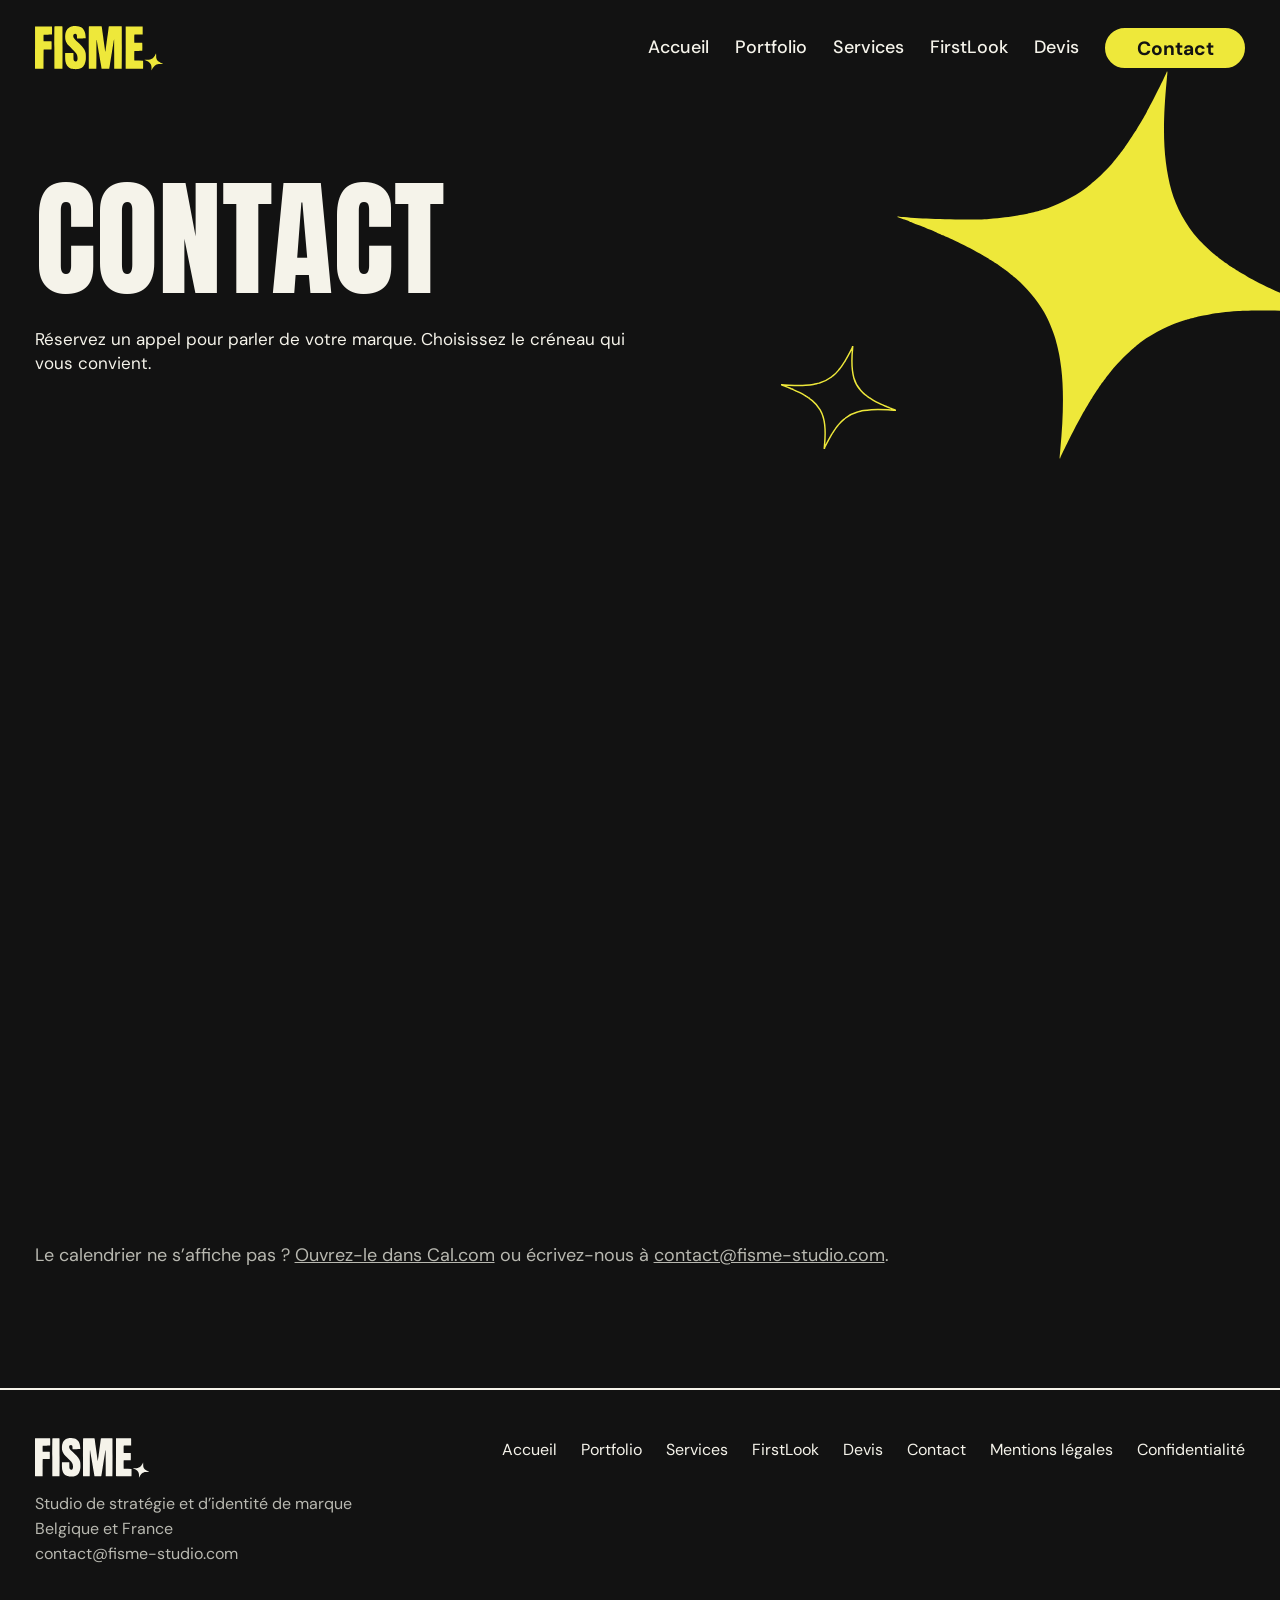
<file: contact.html>
<!doctype html>
<html lang="fr">
<head>
<meta charset="utf-8">
<meta name="viewport" content="width=device-width, initial-scale=1">
<title>Contact · FISME STUDIO</title>
<meta name="description" content="Réservez un appel avec FISME STUDIO pour parler de votre marque.">
<meta property="og:title" content="Contact · FISME STUDIO"><meta property="og:description" content="Réservez un appel avec FISME STUDIO pour parler de votre marque."><meta property="og:type" content="website">
<link rel="icon" href="assets/star.svg" type="image/svg+xml">
<link rel="preconnect" href="https://fonts.googleapis.com"><link rel="preconnect" href="https://fonts.gstatic.com" crossorigin>
<link rel="stylesheet" href="https://fonts.googleapis.com/css2?family=Anton&family=DM+Sans:wght@400;500;700&display=swap">
<link rel="stylesheet" href="assets/styles.css">
<script>document.documentElement.className+=' js'</script>
</head>
<body class="">
<header class="ph"><img class="deco" src="assets/star.svg" alt=""><img class="deco deco2" src="assets/star-outline.svg" alt=""><div class="wrap"><nav aria-label="Navigation principale"><a href="index.html" aria-label="FISME, accueil"><svg class="lg" viewBox="0 0 362 126" role="img" aria-label="FISME" fill="currentColor"><path d="M121.0 121.1C129.3 120.2 135.2 116.2 138.7 109.3C138.8 109.1 139.1 108.5 139.3 108.1C140.2 106.5 141.4 102.8 141.9 100.2C143.1 94.3 143.1 94.1 143.1 86.4C143.1 78.2 142.7 75.7 140.9 70.9C140.5 69.9 140.2 68.9 140.1 68.6C140.0 68.3 139.7 67.8 139.5 67.5C139.2 67.1 139.0 66.7 139.0 66.5C139.0 66.0 136.1 61.8 134.2 59.6C132.3 57.3 125.6 50.6 120.6 45.9C113.4 39.1 109.0 34.3 109.0 33.0C109.0 32.9 108.8 32.4 108.5 32.0C107.3 29.7 107.3 25.5 108.7 23.9C111.0 21.1 115.8 21.3 117.4 24.3C117.9 25.3 117.9 25.8 118.1 30.1C118.2 33.4 118.4 34.9 118.6 35.1C119.1 35.4 142.2 35.2 142.5 34.8C143.0 34.4 142.0 24.7 141.1 20.7C140.3 16.8 138.1 12.0 136.3 9.6C134.5 7.2 129.3 3.0 128.3 3.0C128.1 3.0 127.6 2.8 127.1 2.5C126.6 2.2 126.0 2.0 125.8 2.0C125.6 2.0 124.9 1.8 124.1 1.5C119.2 -0.1 111.0 -0.5 105.6 0.6C103.8 0.9 101.9 1.4 101.5 1.6C101.0 1.8 100.0 2.2 99.3 2.5C98.5 2.8 97.6 3.2 97.3 3.5C96.9 3.7 96.2 4.2 95.6 4.6C93.9 5.7 91.6 7.9 90.6 9.4C90.1 10.2 89.6 10.9 89.5 11.0C89.1 11.3 87.3 15.2 87.0 16.4C86.8 17.1 86.6 17.7 86.5 17.9C86.4 18.0 86.0 19.6 85.6 21.4C84.6 26.2 84.6 34.9 85.6 38.6C86.2 41.1 87.2 43.9 87.8 45.1C88.2 45.9 88.6 46.5 88.9 47.3C89.1 47.6 89.4 48.1 89.6 48.3C89.8 48.4 90.0 48.7 90.0 48.9C90.0 49.2 92.2 52.2 94.1 54.4C94.8 55.2 99.7 60.1 104.9 65.4C113.8 74.3 117.0 77.9 117.0 79.0C117.0 79.2 117.2 79.7 117.5 80.0C117.8 80.3 118.0 80.8 118.0 81.1C118.0 81.3 118.2 81.8 118.4 82.2C118.8 83.2 119.8 89.1 119.7 91.2C119.7 95.0 118.5 98.4 117.0 99.0C113.8 100.2 111.6 99.8 110.0 97.7C108.4 95.6 108.2 94.3 108.2 84.9C108.2 80.3 108.2 76.5 108.0 76.3C107.9 76.1 105.4 76.0 96.4 76.1L84.9 76.1L84.8 82.4C84.7 92.6 85.2 98.6 86.5 102.6C86.8 103.5 87.0 104.3 87.0 104.6C87.0 104.8 87.2 105.4 87.5 105.9C87.8 106.4 88.0 107.0 88.0 107.1C88.0 107.4 88.8 108.9 90.1 111.1C91.1 112.6 94.0 115.7 95.4 116.5C95.9 116.8 96.6 117.3 96.9 117.5C97.2 117.7 98.0 118.2 98.8 118.5C99.5 118.8 100.6 119.3 101.1 119.5C101.7 119.8 102.7 120.0 103.4 120.1C104.2 120.2 104.8 120.4 104.9 120.5C104.9 120.6 106.1 120.8 107.4 121.0C108.8 121.1 110.2 121.3 110.6 121.3C112.5 121.6 118.4 121.5 121.0 121.1ZM24.0 93.6C24.1 78.9 24.2 66.7 24.3 66.6C24.5 66.3 26.9 66.2 35.0 66.2C41.2 66.2 45.7 66.2 46.1 66.0C46.8 65.8 46.8 65.8 46.8 55.0C46.8 44.6 46.7 44.2 46.3 43.8C45.8 43.3 45.4 43.2 35.2 43.2C27.3 43.2 24.5 43.2 24.3 43.0C23.9 42.6 23.9 25.5 24.3 24.7C24.5 24.3 24.9 24.3 35.8 24.3C43.1 24.3 47.2 24.2 47.5 24.0C48.0 23.7 48.0 23.4 48.0 12.6C48.0 3.6 47.9 1.5 47.7 1.3C47.4 1.1 41.0 1.0 23.7 1.1L0.1 1.1L0.1 60.2C0.0 92.8 0.0 119.6 0.1 119.9C0.3 120.5 0.3 120.5 12.1 120.4L23.9 120.4L24.0 93.6ZM77.2 120.2C77.4 120.0 77.5 106.4 77.5 60.7C77.5 2.4 77.5 1.5 77.0 1.3C76.4 0.9 55.6 0.9 55.0 1.3C54.5 1.5 54.5 2.4 54.5 60.7C54.5 106.4 54.6 120.0 54.8 120.2C55.2 120.6 76.8 120.6 77.2 120.2ZM172.5 120.2C172.7 119.9 172.8 108.6 172.8 79.6C172.9 38.6 172.9 37.2 173.7 39.4C173.9 39.7 174.0 40.5 174.0 41.1C174.0 41.7 174.2 43.0 174.4 44.1C174.6 45.2 174.8 46.5 174.9 47.0C175.0 47.5 175.2 49.1 175.5 50.5C175.9 53.0 176.5 56.0 177.5 62.3C178.9 70.5 179.8 75.7 180.5 79.6C180.8 81.0 181.0 82.8 181.1 83.6C181.2 84.5 181.4 85.5 181.5 85.9C181.6 86.3 181.9 87.8 182.1 89.2C182.6 92.7 182.9 94.6 183.5 97.6C183.8 99.0 184.0 100.5 184.1 101.0C184.1 101.5 184.4 102.8 184.6 104.0C184.8 105.2 185.2 107.5 185.5 109.2C185.8 111.0 186.2 113.6 186.5 115.1C186.8 116.6 187.0 118.2 187.0 118.7C187.0 120.5 186.8 120.5 198.2 120.5C209.6 120.5 208.8 120.6 209.1 118.6C209.3 117.4 209.7 114.9 210.4 110.8C210.6 109.6 210.9 107.5 211.1 106.1C211.3 104.8 211.7 102.3 212.0 100.6C212.3 99.0 212.6 96.5 212.9 95.1C213.3 92.5 213.7 89.5 214.5 85.1C214.8 83.6 215.1 81.5 215.2 80.5C215.4 79.5 215.7 77.3 216.0 75.8C216.2 74.2 216.6 71.6 216.8 70.1C217.1 68.6 217.4 66.9 217.5 66.4C217.6 65.8 217.8 64.7 217.9 64.0C218.0 63.2 218.2 61.4 218.5 60.0C218.8 58.6 219.1 56.5 219.3 55.5C219.4 54.5 219.7 52.5 219.9 51.1C220.1 49.8 220.3 48.2 220.5 47.6C220.6 47.1 220.8 45.5 221.0 44.1C221.2 42.8 221.4 41.5 221.5 41.3C221.6 41.0 221.8 40.1 222.0 39.1C222.2 38.1 222.4 37.3 222.5 37.3C222.7 37.2 222.8 55.8 222.8 78.6C222.8 110.4 222.8 120.0 223.0 120.2C223.5 120.6 243.5 120.6 243.9 120.2C244.4 119.8 244.4 1.7 244.0 1.3C243.7 1.1 239.4 1.0 226.0 1.0C205.5 1.0 207.7 0.6 207.2 4.3C207.1 5.4 206.8 7.5 206.6 8.9C206.4 10.2 206.2 12.3 206.0 13.5C205.9 14.7 205.6 16.3 205.5 17.1C205.3 17.9 205.1 19.9 204.9 21.5C204.7 23.1 204.4 25.2 204.3 26.2C203.7 30.2 203.1 34.0 202.7 37.0C202.6 38.2 202.3 40.6 202.0 42.5C201.7 44.4 201.4 46.8 201.3 47.9C201.1 49.0 200.9 50.7 200.7 51.8C200.6 52.8 200.3 54.9 200.1 56.4C199.9 57.9 199.7 59.7 199.5 60.4C199.4 61.1 199.1 62.7 199.0 64.1C198.7 66.9 198.1 71.0 197.8 71.6C197.4 72.7 197.0 71.6 197.0 69.5C197.0 68.7 196.9 67.6 196.8 66.9C196.6 66.2 196.4 64.6 196.3 63.4C196.1 62.1 195.8 60.0 195.6 58.7C195.4 57.4 195.1 55.1 194.9 53.6C194.1 47.6 194.0 46.5 193.5 43.5C193.1 40.6 192.9 39.3 192.2 34.1C192.1 33.0 191.8 30.7 191.5 29.0C191.2 27.3 190.9 25.0 190.8 23.9C190.1 18.4 189.9 17.4 189.5 14.6C189.2 13.0 189.0 10.7 188.9 9.6C188.8 8.5 188.6 7.4 188.5 7.1C188.4 6.8 188.2 5.5 188.1 4.2C187.8 0.6 189.9 1.0 169.5 1.0C159.9 1.0 151.9 1.1 151.6 1.2C151.1 1.4 151.0 119.7 151.6 120.2C152.0 120.7 172.1 120.6 172.5 120.2ZM304.0 120.2C304.2 119.9 304.2 116.7 304.2 108.6L304.1 97.4L292.0 97.2C285.3 97.2 279.7 97.0 279.6 96.9C279.1 96.6 279.1 70.7 279.6 70.3C279.8 70.1 282.6 70.0 290.6 70.0C298.7 70.0 301.5 69.9 301.7 69.7C302.1 69.3 302.1 48.5 301.7 47.7C301.5 47.3 301.1 47.2 290.7 47.2C282.6 47.2 279.8 47.2 279.6 47.0C279.1 46.5 279.1 24.6 279.6 24.3C279.7 24.2 285.1 24.1 291.4 24.0L302.9 23.9L302.9 12.7C303.0 3.5 302.9 1.5 302.7 1.3C302.4 1.1 296.1 1.0 278.7 1.1L255.1 1.1L255.1 60.2C255.0 92.8 255.0 119.6 255.1 119.9C255.3 120.5 255.3 120.5 279.5 120.5C299.6 120.5 303.7 120.4 304.0 120.2Z"/><path class="pt" d="M327.8 124.2C327.8 124.0 328.0 123.6 328.4 123.3C328.7 123.0 329.0 122.6 329.0 122.5C329.0 122.2 331.2 118.3 331.5 118.0C331.6 117.9 332.0 117.3 332.5 116.5C333.6 114.7 337.6 110.7 338.9 110.1C339.4 109.8 340.1 109.5 340.4 109.3C341.8 108.5 343.0 108.1 344.0 107.9C344.6 107.8 345.6 107.6 346.2 107.3C347.1 107.1 348.7 107.0 353.5 107.0C361.3 107.0 361.8 106.8 358.1 105.6C356.9 105.2 355.6 104.7 355.3 104.4C355.0 104.2 354.5 104.0 354.3 104.0C354.1 104.0 353.7 103.8 353.3 103.5C353.0 103.2 352.5 103.0 352.4 103.0C352.0 103.0 351.4 102.6 348.9 100.9C346.1 99.1 342.0 94.2 342.0 92.8C342.0 92.6 341.8 91.8 341.5 90.9C341.0 89.5 340.9 88.8 340.9 83.4C340.8 79.2 340.7 77.4 340.5 77.3C340.4 77.3 340.2 77.4 340.1 77.7C339.8 78.6 337.8 82.8 337.5 83.0C337.4 83.1 337.0 83.8 336.5 84.6C336.1 85.4 335.6 86.0 335.5 86.0C335.4 86.0 335.2 86.2 335.1 86.4C334.8 87.3 330.0 92.0 329.4 92.0C329.3 92.0 328.9 92.2 328.6 92.4C327.7 93.0 326.7 93.4 324.0 94.2C322.0 94.8 321.4 94.8 315.1 95.0C309.4 95.1 308.4 95.2 308.4 95.5C308.4 95.7 308.7 95.9 309.3 96.0C309.7 96.1 310.5 96.3 310.9 96.5C311.3 96.8 312.4 97.3 313.4 97.6C314.4 98.0 315.4 98.5 315.5 98.7C315.7 98.8 316.0 99.0 316.2 99.0C316.5 99.0 316.9 99.2 317.1 99.5C317.4 99.8 317.7 100.0 317.8 100.0C318.9 100.0 324.1 104.8 325.1 106.9C325.3 107.1 325.5 107.6 325.7 107.9C327.1 110.4 327.9 115.0 327.7 119.8C327.6 121.8 327.5 123.6 327.4 123.9C327.3 124.3 327.3 124.5 327.5 124.5C327.6 124.5 327.8 124.4 327.8 124.2Z"/></svg></a><button class="mb" aria-expanded="false" aria-controls="mn">Menu</button><ul id="mn"><li><a href="index.html">Accueil</a></li><li><a href="portfolio.html">Portfolio</a></li><li><a href="services.html">Services</a></li><li><a href="firstlook.html">FirstLook</a></li><li><a href="devis.html">Devis</a></li><li><a class="btn on" href="contact.html">Contact</a></li></ul></nav><h1>Contact</h1><p class="lead">Réservez un appel pour parler de votre marque. Choisissez le créneau qui vous convient.</p></div></header><main><section class="s" style="padding-top:60px"><div class="wrap"><div id="cal" style="min-height:680px;width:100%"></div><p class="mut" style="margin-top:24px">Le calendrier ne s’affiche pas ? <a href="https://cal.com/fisme-studio/reserve-ton-appel" target="_blank" rel="noopener">Ouvrez-le dans Cal.com</a> ou écrivez-nous à <a href="mailto:contact@fisme-studio.com">contact@fisme-studio.com</a>.</p></div></section></main>
<footer><div class="wrap"><div class="fr"><div><svg class="lg" viewBox="0 0 362 126" role="img" aria-label="FISME" fill="currentColor"><path d="M121.0 121.1C129.3 120.2 135.2 116.2 138.7 109.3C138.8 109.1 139.1 108.5 139.3 108.1C140.2 106.5 141.4 102.8 141.9 100.2C143.1 94.3 143.1 94.1 143.1 86.4C143.1 78.2 142.7 75.7 140.9 70.9C140.5 69.9 140.2 68.9 140.1 68.6C140.0 68.3 139.7 67.8 139.5 67.5C139.2 67.1 139.0 66.7 139.0 66.5C139.0 66.0 136.1 61.8 134.2 59.6C132.3 57.3 125.6 50.6 120.6 45.9C113.4 39.1 109.0 34.3 109.0 33.0C109.0 32.9 108.8 32.4 108.5 32.0C107.3 29.7 107.3 25.5 108.7 23.9C111.0 21.1 115.8 21.3 117.4 24.3C117.9 25.3 117.9 25.8 118.1 30.1C118.2 33.4 118.4 34.9 118.6 35.1C119.1 35.4 142.2 35.2 142.5 34.8C143.0 34.4 142.0 24.7 141.1 20.7C140.3 16.8 138.1 12.0 136.3 9.6C134.5 7.2 129.3 3.0 128.3 3.0C128.1 3.0 127.6 2.8 127.1 2.5C126.6 2.2 126.0 2.0 125.8 2.0C125.6 2.0 124.9 1.8 124.1 1.5C119.2 -0.1 111.0 -0.5 105.6 0.6C103.8 0.9 101.9 1.4 101.5 1.6C101.0 1.8 100.0 2.2 99.3 2.5C98.5 2.8 97.6 3.2 97.3 3.5C96.9 3.7 96.2 4.2 95.6 4.6C93.9 5.7 91.6 7.9 90.6 9.4C90.1 10.2 89.6 10.9 89.5 11.0C89.1 11.3 87.3 15.2 87.0 16.4C86.8 17.1 86.6 17.7 86.5 17.9C86.4 18.0 86.0 19.6 85.6 21.4C84.6 26.2 84.6 34.9 85.6 38.6C86.2 41.1 87.2 43.9 87.8 45.1C88.2 45.9 88.6 46.5 88.9 47.3C89.1 47.6 89.4 48.1 89.6 48.3C89.8 48.4 90.0 48.7 90.0 48.9C90.0 49.2 92.2 52.2 94.1 54.4C94.8 55.2 99.7 60.1 104.9 65.4C113.8 74.3 117.0 77.9 117.0 79.0C117.0 79.2 117.2 79.7 117.5 80.0C117.8 80.3 118.0 80.8 118.0 81.1C118.0 81.3 118.2 81.8 118.4 82.2C118.8 83.2 119.8 89.1 119.7 91.2C119.7 95.0 118.5 98.4 117.0 99.0C113.8 100.2 111.6 99.8 110.0 97.7C108.4 95.6 108.2 94.3 108.2 84.9C108.2 80.3 108.2 76.5 108.0 76.3C107.9 76.1 105.4 76.0 96.4 76.1L84.9 76.1L84.8 82.4C84.7 92.6 85.2 98.6 86.5 102.6C86.8 103.5 87.0 104.3 87.0 104.6C87.0 104.8 87.2 105.4 87.5 105.9C87.8 106.4 88.0 107.0 88.0 107.1C88.0 107.4 88.8 108.9 90.1 111.1C91.1 112.6 94.0 115.7 95.4 116.5C95.9 116.8 96.6 117.3 96.9 117.5C97.2 117.7 98.0 118.2 98.8 118.5C99.5 118.8 100.6 119.3 101.1 119.5C101.7 119.8 102.7 120.0 103.4 120.1C104.2 120.2 104.8 120.4 104.9 120.5C104.9 120.6 106.1 120.8 107.4 121.0C108.8 121.1 110.2 121.3 110.6 121.3C112.5 121.6 118.4 121.5 121.0 121.1ZM24.0 93.6C24.1 78.9 24.2 66.7 24.3 66.6C24.5 66.3 26.9 66.2 35.0 66.2C41.2 66.2 45.7 66.2 46.1 66.0C46.8 65.8 46.8 65.8 46.8 55.0C46.8 44.6 46.7 44.2 46.3 43.8C45.8 43.3 45.4 43.2 35.2 43.2C27.3 43.2 24.5 43.2 24.3 43.0C23.9 42.6 23.9 25.5 24.3 24.7C24.5 24.3 24.9 24.3 35.8 24.3C43.1 24.3 47.2 24.2 47.5 24.0C48.0 23.7 48.0 23.4 48.0 12.6C48.0 3.6 47.9 1.5 47.7 1.3C47.4 1.1 41.0 1.0 23.7 1.1L0.1 1.1L0.1 60.2C0.0 92.8 0.0 119.6 0.1 119.9C0.3 120.5 0.3 120.5 12.1 120.4L23.9 120.4L24.0 93.6ZM77.2 120.2C77.4 120.0 77.5 106.4 77.5 60.7C77.5 2.4 77.5 1.5 77.0 1.3C76.4 0.9 55.6 0.9 55.0 1.3C54.5 1.5 54.5 2.4 54.5 60.7C54.5 106.4 54.6 120.0 54.8 120.2C55.2 120.6 76.8 120.6 77.2 120.2ZM172.5 120.2C172.7 119.9 172.8 108.6 172.8 79.6C172.9 38.6 172.9 37.2 173.7 39.4C173.9 39.7 174.0 40.5 174.0 41.1C174.0 41.7 174.2 43.0 174.4 44.1C174.6 45.2 174.8 46.5 174.9 47.0C175.0 47.5 175.2 49.1 175.5 50.5C175.9 53.0 176.5 56.0 177.5 62.3C178.9 70.5 179.8 75.7 180.5 79.6C180.8 81.0 181.0 82.8 181.1 83.6C181.2 84.5 181.4 85.5 181.5 85.9C181.6 86.3 181.9 87.8 182.1 89.2C182.6 92.7 182.9 94.6 183.5 97.6C183.8 99.0 184.0 100.5 184.1 101.0C184.1 101.5 184.4 102.8 184.6 104.0C184.8 105.2 185.2 107.5 185.5 109.2C185.8 111.0 186.2 113.6 186.5 115.1C186.8 116.6 187.0 118.2 187.0 118.7C187.0 120.5 186.8 120.5 198.2 120.5C209.6 120.5 208.8 120.6 209.1 118.6C209.3 117.4 209.7 114.9 210.4 110.8C210.6 109.6 210.9 107.5 211.1 106.1C211.3 104.8 211.7 102.3 212.0 100.6C212.3 99.0 212.6 96.5 212.9 95.1C213.3 92.5 213.7 89.5 214.5 85.1C214.8 83.6 215.1 81.5 215.2 80.5C215.4 79.5 215.7 77.3 216.0 75.8C216.2 74.2 216.6 71.6 216.8 70.1C217.1 68.6 217.4 66.9 217.5 66.4C217.6 65.8 217.8 64.7 217.9 64.0C218.0 63.2 218.2 61.4 218.5 60.0C218.8 58.6 219.1 56.5 219.3 55.5C219.4 54.5 219.7 52.5 219.9 51.1C220.1 49.8 220.3 48.2 220.5 47.6C220.6 47.1 220.8 45.5 221.0 44.1C221.2 42.8 221.4 41.5 221.5 41.3C221.6 41.0 221.8 40.1 222.0 39.1C222.2 38.1 222.4 37.3 222.5 37.3C222.7 37.2 222.8 55.8 222.8 78.6C222.8 110.4 222.8 120.0 223.0 120.2C223.5 120.6 243.5 120.6 243.9 120.2C244.4 119.8 244.4 1.7 244.0 1.3C243.7 1.1 239.4 1.0 226.0 1.0C205.5 1.0 207.7 0.6 207.2 4.3C207.1 5.4 206.8 7.5 206.6 8.9C206.4 10.2 206.2 12.3 206.0 13.5C205.9 14.7 205.6 16.3 205.5 17.1C205.3 17.9 205.1 19.9 204.9 21.5C204.7 23.1 204.4 25.2 204.3 26.2C203.7 30.2 203.1 34.0 202.7 37.0C202.6 38.2 202.3 40.6 202.0 42.5C201.7 44.4 201.4 46.8 201.3 47.9C201.1 49.0 200.9 50.7 200.7 51.8C200.6 52.8 200.3 54.9 200.1 56.4C199.9 57.9 199.7 59.7 199.5 60.4C199.4 61.1 199.1 62.7 199.0 64.1C198.7 66.9 198.1 71.0 197.8 71.6C197.4 72.7 197.0 71.6 197.0 69.5C197.0 68.7 196.9 67.6 196.8 66.9C196.6 66.2 196.4 64.6 196.3 63.4C196.1 62.1 195.8 60.0 195.6 58.7C195.4 57.4 195.1 55.1 194.9 53.6C194.1 47.6 194.0 46.5 193.5 43.5C193.1 40.6 192.9 39.3 192.2 34.1C192.1 33.0 191.8 30.7 191.5 29.0C191.2 27.3 190.9 25.0 190.8 23.9C190.1 18.4 189.9 17.4 189.5 14.6C189.2 13.0 189.0 10.7 188.9 9.6C188.8 8.5 188.6 7.4 188.5 7.1C188.4 6.8 188.2 5.5 188.1 4.2C187.8 0.6 189.9 1.0 169.5 1.0C159.9 1.0 151.9 1.1 151.6 1.2C151.1 1.4 151.0 119.7 151.6 120.2C152.0 120.7 172.1 120.6 172.5 120.2ZM304.0 120.2C304.2 119.9 304.2 116.7 304.2 108.6L304.1 97.4L292.0 97.2C285.3 97.2 279.7 97.0 279.6 96.9C279.1 96.6 279.1 70.7 279.6 70.3C279.8 70.1 282.6 70.0 290.6 70.0C298.7 70.0 301.5 69.9 301.7 69.7C302.1 69.3 302.1 48.5 301.7 47.7C301.5 47.3 301.1 47.2 290.7 47.2C282.6 47.2 279.8 47.2 279.6 47.0C279.1 46.5 279.1 24.6 279.6 24.3C279.7 24.2 285.1 24.1 291.4 24.0L302.9 23.9L302.9 12.7C303.0 3.5 302.9 1.5 302.7 1.3C302.4 1.1 296.1 1.0 278.7 1.1L255.1 1.1L255.1 60.2C255.0 92.8 255.0 119.6 255.1 119.9C255.3 120.5 255.3 120.5 279.5 120.5C299.6 120.5 303.7 120.4 304.0 120.2Z"/><path class="pt" d="M327.8 124.2C327.8 124.0 328.0 123.6 328.4 123.3C328.7 123.0 329.0 122.6 329.0 122.5C329.0 122.2 331.2 118.3 331.5 118.0C331.6 117.9 332.0 117.3 332.5 116.5C333.6 114.7 337.6 110.7 338.9 110.1C339.4 109.8 340.1 109.5 340.4 109.3C341.8 108.5 343.0 108.1 344.0 107.9C344.6 107.8 345.6 107.6 346.2 107.3C347.1 107.1 348.7 107.0 353.5 107.0C361.3 107.0 361.8 106.8 358.1 105.6C356.9 105.2 355.6 104.7 355.3 104.4C355.0 104.2 354.5 104.0 354.3 104.0C354.1 104.0 353.7 103.8 353.3 103.5C353.0 103.2 352.5 103.0 352.4 103.0C352.0 103.0 351.4 102.6 348.9 100.9C346.1 99.1 342.0 94.2 342.0 92.8C342.0 92.6 341.8 91.8 341.5 90.9C341.0 89.5 340.9 88.8 340.9 83.4C340.8 79.2 340.7 77.4 340.5 77.3C340.4 77.3 340.2 77.4 340.1 77.7C339.8 78.6 337.8 82.8 337.5 83.0C337.4 83.1 337.0 83.8 336.5 84.6C336.1 85.4 335.6 86.0 335.5 86.0C335.4 86.0 335.2 86.2 335.1 86.4C334.8 87.3 330.0 92.0 329.4 92.0C329.3 92.0 328.9 92.2 328.6 92.4C327.7 93.0 326.7 93.4 324.0 94.2C322.0 94.8 321.4 94.8 315.1 95.0C309.4 95.1 308.4 95.2 308.4 95.5C308.4 95.7 308.7 95.9 309.3 96.0C309.7 96.1 310.5 96.3 310.9 96.5C311.3 96.8 312.4 97.3 313.4 97.6C314.4 98.0 315.4 98.5 315.5 98.7C315.7 98.8 316.0 99.0 316.2 99.0C316.5 99.0 316.9 99.2 317.1 99.5C317.4 99.8 317.7 100.0 317.8 100.0C318.9 100.0 324.1 104.8 325.1 106.9C325.3 107.1 325.5 107.6 325.7 107.9C327.1 110.4 327.9 115.0 327.7 119.8C327.6 121.8 327.5 123.6 327.4 123.9C327.3 124.3 327.3 124.5 327.5 124.5C327.6 124.5 327.8 124.4 327.8 124.2Z"/></svg><p class="mut" style="margin:14px 0 0">Studio de stratégie et d’identité de marque<br>Belgique et France<br><a href="mailto:contact@fisme-studio.com">contact@fisme-studio.com</a></p></div>
<ul><li><a href="index.html">Accueil</a></li><li><a href="portfolio.html">Portfolio</a></li><li><a href="services.html">Services</a></li><li><a href="firstlook.html">FirstLook</a></li><li><a href="devis.html">Devis</a></li><li><a href="contact.html">Contact</a></li><li><a href="mentions-legales.html">Mentions légales</a></li><li><a href="confidentialite.html">Confidentialité</a></li></ul></div></div></footer><script>(function(C,A,L){let p=function(a,ar){a.q.push(ar)};let d=C.document;C.Cal=C.Cal||function(){let cal=C.Cal;let ar=arguments;if(!cal.loaded){cal.ns={};cal.q=cal.q||[];d.head.appendChild(d.createElement("script")).src=A;cal.loaded=true}if(ar[0]===L){const api=function(){p(api,arguments)};const namespace=ar[1];api.q=api.q||[];if(typeof namespace==="string"){cal.ns[namespace]=cal.ns[namespace]||api;p(cal.ns[namespace],ar);p(cal,["initNamespace",namespace])}else p(cal,ar);return}p(cal,ar)}})(window,"https://app.cal.com/embed/embed.js","init");
Cal("init",{origin:"https://app.cal.com"});
Cal("inline",{elementOrSelector:"#cal",calLink:"fisme-studio/reserve-ton-appel",config:{layout:"month_view"}});
Cal("ui",{hideEventTypeDetails:false,layout:"month_view"});</script>
<script src="assets/main.js" defer></script>
</body>
</html>
</file>
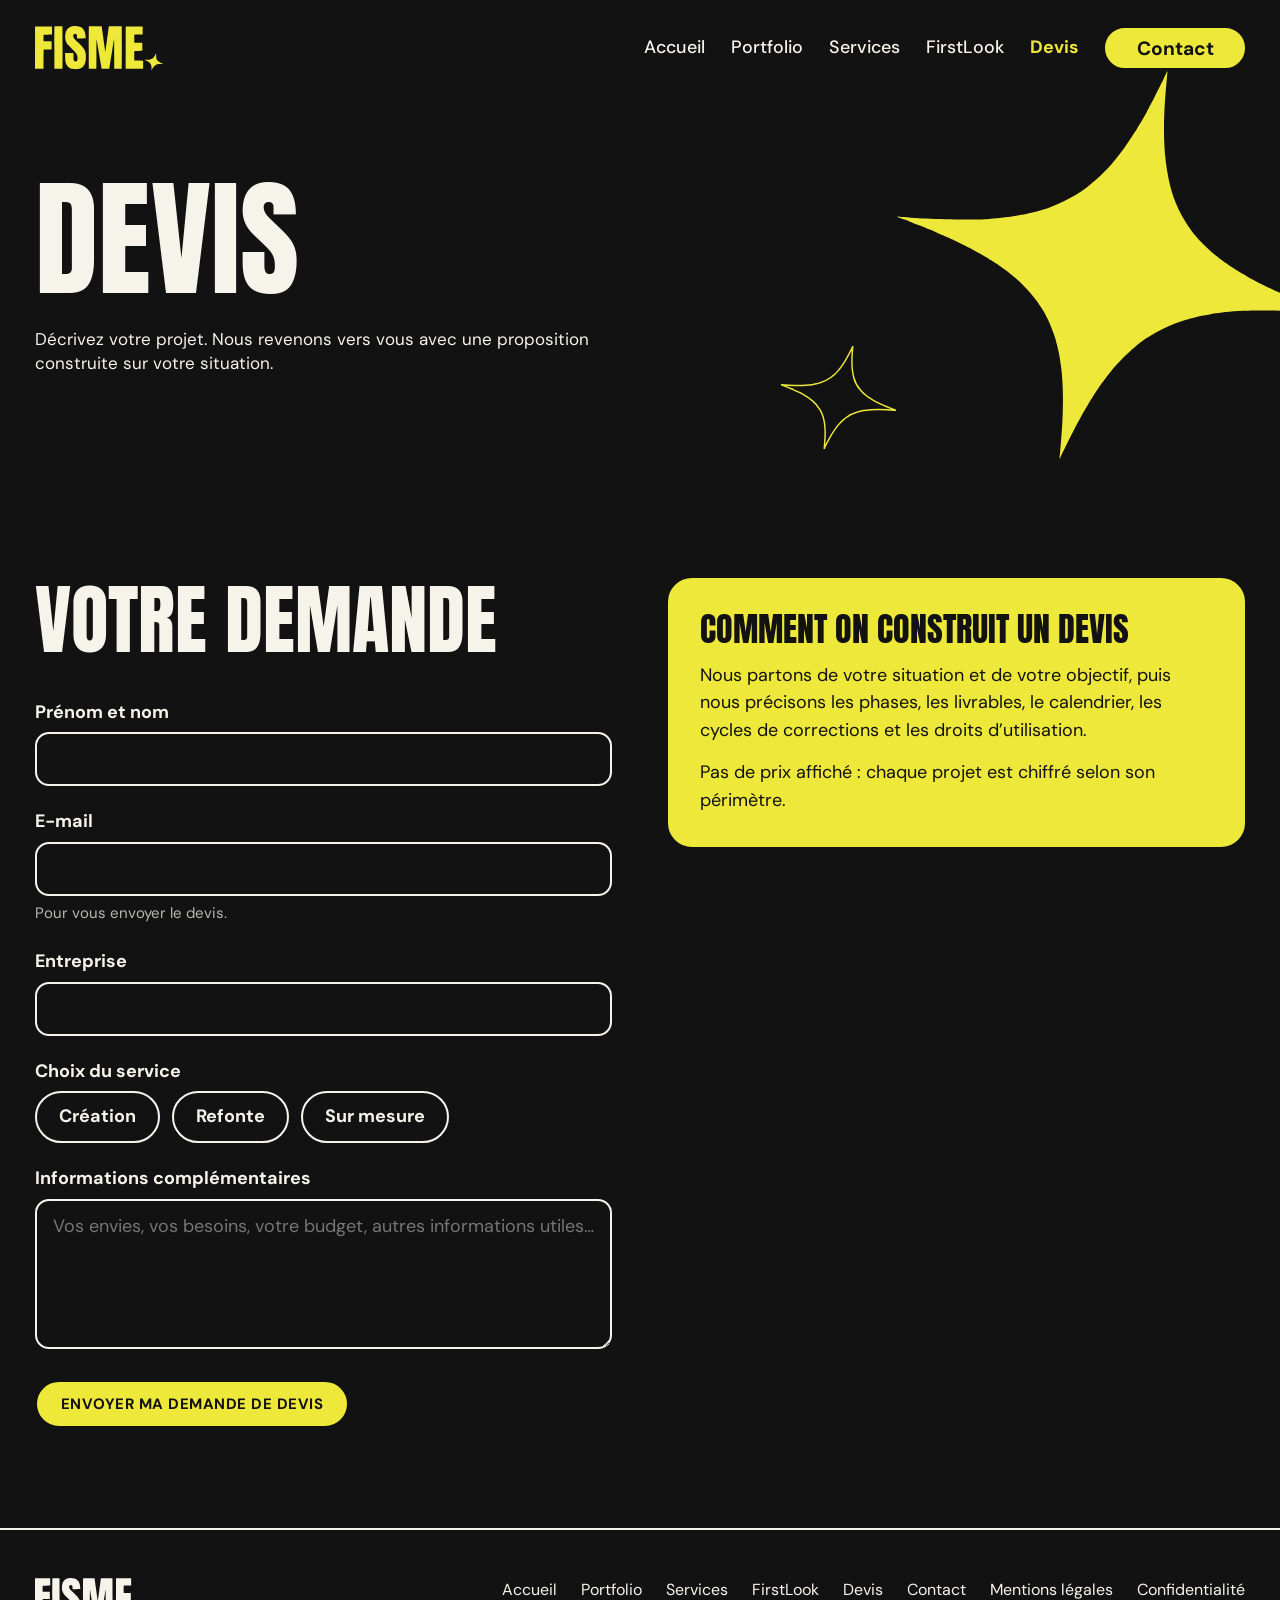
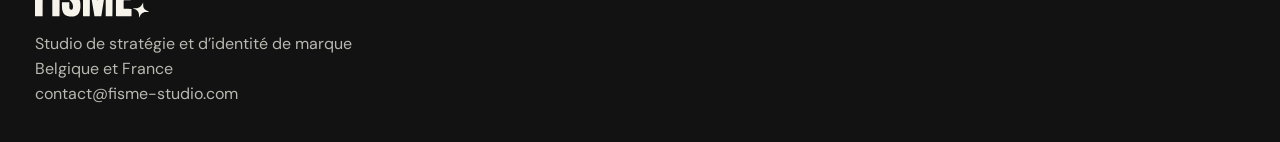
<file: devis.html>
<!doctype html>
<html lang="fr">
<head>
<meta charset="utf-8">
<meta name="viewport" content="width=device-width, initial-scale=1">
<title>Devis · FISME STUDIO</title>
<meta name="description" content="Demandez un devis pour la création, la refonte ou une mission sur mesure. Chaque devis est construit sur votre projet.">
<meta property="og:title" content="Devis · FISME STUDIO"><meta property="og:description" content="Demandez un devis pour la création, la refonte ou une mission sur mesure. Chaque devis est construit sur votre projet."><meta property="og:type" content="website">
<link rel="icon" href="assets/star.svg" type="image/svg+xml">
<link rel="preconnect" href="https://fonts.googleapis.com"><link rel="preconnect" href="https://fonts.gstatic.com" crossorigin>
<link rel="stylesheet" href="https://fonts.googleapis.com/css2?family=Anton&family=DM+Sans:wght@400;500;700&display=swap">
<link rel="stylesheet" href="assets/styles.css">
<script>document.documentElement.className+=' js'</script>
</head>
<body class="">
<header class="ph"><img class="deco" src="assets/star.svg" alt=""><img class="deco deco2" src="assets/star-outline.svg" alt=""><div class="wrap"><nav aria-label="Navigation principale"><a href="index.html" aria-label="FISME, accueil"><svg class="lg" viewBox="0 0 362 126" role="img" aria-label="FISME" fill="currentColor"><path d="M121.0 121.1C129.3 120.2 135.2 116.2 138.7 109.3C138.8 109.1 139.1 108.5 139.3 108.1C140.2 106.5 141.4 102.8 141.9 100.2C143.1 94.3 143.1 94.1 143.1 86.4C143.1 78.2 142.7 75.7 140.9 70.9C140.5 69.9 140.2 68.9 140.1 68.6C140.0 68.3 139.7 67.8 139.5 67.5C139.2 67.1 139.0 66.7 139.0 66.5C139.0 66.0 136.1 61.8 134.2 59.6C132.3 57.3 125.6 50.6 120.6 45.9C113.4 39.1 109.0 34.3 109.0 33.0C109.0 32.9 108.8 32.4 108.5 32.0C107.3 29.7 107.3 25.5 108.7 23.9C111.0 21.1 115.8 21.3 117.4 24.3C117.9 25.3 117.9 25.8 118.1 30.1C118.2 33.4 118.4 34.9 118.6 35.1C119.1 35.4 142.2 35.2 142.5 34.8C143.0 34.4 142.0 24.7 141.1 20.7C140.3 16.8 138.1 12.0 136.3 9.6C134.5 7.2 129.3 3.0 128.3 3.0C128.1 3.0 127.6 2.8 127.1 2.5C126.6 2.2 126.0 2.0 125.8 2.0C125.6 2.0 124.9 1.8 124.1 1.5C119.2 -0.1 111.0 -0.5 105.6 0.6C103.8 0.9 101.9 1.4 101.5 1.6C101.0 1.8 100.0 2.2 99.3 2.5C98.5 2.8 97.6 3.2 97.3 3.5C96.9 3.7 96.2 4.2 95.6 4.6C93.9 5.7 91.6 7.9 90.6 9.4C90.1 10.2 89.6 10.9 89.5 11.0C89.1 11.3 87.3 15.2 87.0 16.4C86.8 17.1 86.6 17.7 86.5 17.9C86.4 18.0 86.0 19.6 85.6 21.4C84.6 26.2 84.6 34.9 85.6 38.6C86.2 41.1 87.2 43.9 87.8 45.1C88.2 45.9 88.6 46.5 88.9 47.3C89.1 47.6 89.4 48.1 89.6 48.3C89.8 48.4 90.0 48.7 90.0 48.9C90.0 49.2 92.2 52.2 94.1 54.4C94.8 55.2 99.7 60.1 104.9 65.4C113.8 74.3 117.0 77.9 117.0 79.0C117.0 79.2 117.2 79.7 117.5 80.0C117.8 80.3 118.0 80.8 118.0 81.1C118.0 81.3 118.2 81.8 118.4 82.2C118.8 83.2 119.8 89.1 119.7 91.2C119.7 95.0 118.5 98.4 117.0 99.0C113.8 100.2 111.6 99.8 110.0 97.7C108.4 95.6 108.2 94.3 108.2 84.9C108.2 80.3 108.2 76.5 108.0 76.3C107.9 76.1 105.4 76.0 96.4 76.1L84.9 76.1L84.8 82.4C84.7 92.6 85.2 98.6 86.5 102.6C86.8 103.5 87.0 104.3 87.0 104.6C87.0 104.8 87.2 105.4 87.5 105.9C87.8 106.4 88.0 107.0 88.0 107.1C88.0 107.4 88.8 108.9 90.1 111.1C91.1 112.6 94.0 115.7 95.4 116.5C95.9 116.8 96.6 117.3 96.9 117.5C97.2 117.7 98.0 118.2 98.8 118.5C99.5 118.8 100.6 119.3 101.1 119.5C101.7 119.8 102.7 120.0 103.4 120.1C104.2 120.2 104.8 120.4 104.9 120.5C104.9 120.6 106.1 120.8 107.4 121.0C108.8 121.1 110.2 121.3 110.6 121.3C112.5 121.6 118.4 121.5 121.0 121.1ZM24.0 93.6C24.1 78.9 24.2 66.7 24.3 66.6C24.5 66.3 26.9 66.2 35.0 66.2C41.2 66.2 45.7 66.2 46.1 66.0C46.8 65.8 46.8 65.8 46.8 55.0C46.8 44.6 46.7 44.2 46.3 43.8C45.8 43.3 45.4 43.2 35.2 43.2C27.3 43.2 24.5 43.2 24.3 43.0C23.9 42.6 23.9 25.5 24.3 24.7C24.5 24.3 24.9 24.3 35.8 24.3C43.1 24.3 47.2 24.2 47.5 24.0C48.0 23.7 48.0 23.4 48.0 12.6C48.0 3.6 47.9 1.5 47.7 1.3C47.4 1.1 41.0 1.0 23.7 1.1L0.1 1.1L0.1 60.2C0.0 92.8 0.0 119.6 0.1 119.9C0.3 120.5 0.3 120.5 12.1 120.4L23.9 120.4L24.0 93.6ZM77.2 120.2C77.4 120.0 77.5 106.4 77.5 60.7C77.5 2.4 77.5 1.5 77.0 1.3C76.4 0.9 55.6 0.9 55.0 1.3C54.5 1.5 54.5 2.4 54.5 60.7C54.5 106.4 54.6 120.0 54.8 120.2C55.2 120.6 76.8 120.6 77.2 120.2ZM172.5 120.2C172.7 119.9 172.8 108.6 172.8 79.6C172.9 38.6 172.9 37.2 173.7 39.4C173.9 39.7 174.0 40.5 174.0 41.1C174.0 41.7 174.2 43.0 174.4 44.1C174.6 45.2 174.8 46.5 174.9 47.0C175.0 47.5 175.2 49.1 175.5 50.5C175.9 53.0 176.5 56.0 177.5 62.3C178.9 70.5 179.8 75.7 180.5 79.6C180.8 81.0 181.0 82.8 181.1 83.6C181.2 84.5 181.4 85.5 181.5 85.9C181.6 86.3 181.9 87.8 182.1 89.2C182.6 92.7 182.9 94.6 183.5 97.6C183.8 99.0 184.0 100.5 184.1 101.0C184.1 101.5 184.4 102.8 184.6 104.0C184.8 105.2 185.2 107.5 185.5 109.2C185.8 111.0 186.2 113.6 186.5 115.1C186.8 116.6 187.0 118.2 187.0 118.7C187.0 120.5 186.8 120.5 198.2 120.5C209.6 120.5 208.8 120.6 209.1 118.6C209.3 117.4 209.7 114.9 210.4 110.8C210.6 109.6 210.9 107.5 211.1 106.1C211.3 104.8 211.7 102.3 212.0 100.6C212.3 99.0 212.6 96.5 212.9 95.1C213.3 92.5 213.7 89.5 214.5 85.1C214.8 83.6 215.1 81.5 215.2 80.5C215.4 79.5 215.7 77.3 216.0 75.8C216.2 74.2 216.6 71.6 216.8 70.1C217.1 68.6 217.4 66.9 217.5 66.4C217.6 65.8 217.8 64.7 217.9 64.0C218.0 63.2 218.2 61.4 218.5 60.0C218.8 58.6 219.1 56.5 219.3 55.5C219.4 54.5 219.7 52.5 219.9 51.1C220.1 49.8 220.3 48.2 220.5 47.6C220.6 47.1 220.8 45.5 221.0 44.1C221.2 42.8 221.4 41.5 221.5 41.3C221.6 41.0 221.8 40.1 222.0 39.1C222.2 38.1 222.4 37.3 222.5 37.3C222.7 37.2 222.8 55.8 222.8 78.6C222.8 110.4 222.8 120.0 223.0 120.2C223.5 120.6 243.5 120.6 243.9 120.2C244.4 119.8 244.4 1.7 244.0 1.3C243.7 1.1 239.4 1.0 226.0 1.0C205.5 1.0 207.7 0.6 207.2 4.3C207.1 5.4 206.8 7.5 206.6 8.9C206.4 10.2 206.2 12.3 206.0 13.5C205.9 14.7 205.6 16.3 205.5 17.1C205.3 17.9 205.1 19.9 204.9 21.5C204.7 23.1 204.4 25.2 204.3 26.2C203.7 30.2 203.1 34.0 202.7 37.0C202.6 38.2 202.3 40.6 202.0 42.5C201.7 44.4 201.4 46.8 201.3 47.9C201.1 49.0 200.9 50.7 200.7 51.8C200.6 52.8 200.3 54.9 200.1 56.4C199.9 57.9 199.7 59.7 199.5 60.4C199.4 61.1 199.1 62.7 199.0 64.1C198.7 66.9 198.1 71.0 197.8 71.6C197.4 72.7 197.0 71.6 197.0 69.5C197.0 68.7 196.9 67.6 196.8 66.9C196.6 66.2 196.4 64.6 196.3 63.4C196.1 62.1 195.8 60.0 195.6 58.7C195.4 57.4 195.1 55.1 194.9 53.6C194.1 47.6 194.0 46.5 193.5 43.5C193.1 40.6 192.9 39.3 192.2 34.1C192.1 33.0 191.8 30.7 191.5 29.0C191.2 27.3 190.9 25.0 190.8 23.9C190.1 18.4 189.9 17.4 189.5 14.6C189.2 13.0 189.0 10.7 188.9 9.6C188.8 8.5 188.6 7.4 188.5 7.1C188.4 6.8 188.2 5.5 188.1 4.2C187.8 0.6 189.9 1.0 169.5 1.0C159.9 1.0 151.9 1.1 151.6 1.2C151.1 1.4 151.0 119.7 151.6 120.2C152.0 120.7 172.1 120.6 172.5 120.2ZM304.0 120.2C304.2 119.9 304.2 116.7 304.2 108.6L304.1 97.4L292.0 97.2C285.3 97.2 279.7 97.0 279.6 96.9C279.1 96.6 279.1 70.7 279.6 70.3C279.8 70.1 282.6 70.0 290.6 70.0C298.7 70.0 301.5 69.9 301.7 69.7C302.1 69.3 302.1 48.5 301.7 47.7C301.5 47.3 301.1 47.2 290.7 47.2C282.6 47.2 279.8 47.2 279.6 47.0C279.1 46.5 279.1 24.6 279.6 24.3C279.7 24.2 285.1 24.1 291.4 24.0L302.9 23.9L302.9 12.7C303.0 3.5 302.9 1.5 302.7 1.3C302.4 1.1 296.1 1.0 278.7 1.1L255.1 1.1L255.1 60.2C255.0 92.8 255.0 119.6 255.1 119.9C255.3 120.5 255.3 120.5 279.5 120.5C299.6 120.5 303.7 120.4 304.0 120.2Z"/><path class="pt" d="M327.8 124.2C327.8 124.0 328.0 123.6 328.4 123.3C328.7 123.0 329.0 122.6 329.0 122.5C329.0 122.2 331.2 118.3 331.5 118.0C331.6 117.9 332.0 117.3 332.5 116.5C333.6 114.7 337.6 110.7 338.9 110.1C339.4 109.8 340.1 109.5 340.4 109.3C341.8 108.5 343.0 108.1 344.0 107.9C344.6 107.8 345.6 107.6 346.2 107.3C347.1 107.1 348.7 107.0 353.5 107.0C361.3 107.0 361.8 106.8 358.1 105.6C356.9 105.2 355.6 104.7 355.3 104.4C355.0 104.2 354.5 104.0 354.3 104.0C354.1 104.0 353.7 103.8 353.3 103.5C353.0 103.2 352.5 103.0 352.4 103.0C352.0 103.0 351.4 102.6 348.9 100.9C346.1 99.1 342.0 94.2 342.0 92.8C342.0 92.6 341.8 91.8 341.5 90.9C341.0 89.5 340.9 88.8 340.9 83.4C340.8 79.2 340.7 77.4 340.5 77.3C340.4 77.3 340.2 77.4 340.1 77.7C339.8 78.6 337.8 82.8 337.5 83.0C337.4 83.1 337.0 83.8 336.5 84.6C336.1 85.4 335.6 86.0 335.5 86.0C335.4 86.0 335.2 86.2 335.1 86.4C334.8 87.3 330.0 92.0 329.4 92.0C329.3 92.0 328.9 92.2 328.6 92.4C327.7 93.0 326.7 93.4 324.0 94.2C322.0 94.8 321.4 94.8 315.1 95.0C309.4 95.1 308.4 95.2 308.4 95.5C308.4 95.7 308.7 95.9 309.3 96.0C309.7 96.1 310.5 96.3 310.9 96.5C311.3 96.8 312.4 97.3 313.4 97.6C314.4 98.0 315.4 98.5 315.5 98.7C315.7 98.8 316.0 99.0 316.2 99.0C316.5 99.0 316.9 99.2 317.1 99.5C317.4 99.8 317.7 100.0 317.8 100.0C318.9 100.0 324.1 104.8 325.1 106.9C325.3 107.1 325.5 107.6 325.7 107.9C327.1 110.4 327.9 115.0 327.7 119.8C327.6 121.8 327.5 123.6 327.4 123.9C327.3 124.3 327.3 124.5 327.5 124.5C327.6 124.5 327.8 124.4 327.8 124.2Z"/></svg></a><button class="mb" aria-expanded="false" aria-controls="mn">Menu</button><ul id="mn"><li><a href="index.html">Accueil</a></li><li><a href="portfolio.html">Portfolio</a></li><li><a href="services.html">Services</a></li><li><a href="firstlook.html">FirstLook</a></li><li><a href="devis.html" class=on aria-current=page>Devis</a></li><li><a class="btn" href="contact.html">Contact</a></li></ul></nav><h1>Devis</h1><p class="lead">Décrivez votre projet. Nous revenons vers vous avec une proposition construite sur votre situation.</p></div></header><main><section class="s"><div class="wrap two"><div><h2>Votre demande</h2><form data-form="devis" aria-label="Demande de devis"><div><label for="nom">Prénom et nom</label><input type="text" id="nom" name="nom" required autocomplete="name"></div><div><label for="email">E-mail</label><input type="email" id="email" name="email" required autocomplete="email"><p class=hint>Pour vous envoyer le devis.</p></div><div><label for="entreprise">Entreprise</label><input type="text" id="entreprise" name="entreprise" required autocomplete="organization"></div><fieldset><legend>Choix du service</legend><div class="opts"><input type="radio" id="service-creation" name="service" value="creation" required><label for="service-creation">Création</label><input type="radio" id="service-refonte" name="service" value="refonte" required><label for="service-refonte">Refonte</label><input type="radio" id="service-sur-mesure" name="service" value="sur-mesure" required><label for="service-sur-mesure">Sur mesure</label></div></fieldset>
<div data-if="service=sur-mesure" hidden><label for="precision">Précisez votre besoin</label><textarea id="precision" name="precision" data-req placeholder="Logo, affiche, présentation, site…"></textarea></div>
<div><label for="infos">Informations complémentaires</label><textarea id="infos" name="infos" placeholder="Vos envies, vos besoins, votre budget, autres informations utiles…"></textarea></div><div class="trap" aria-hidden="true"><label>Ne pas remplir<input type="text" name="hp" tabindex="-1" autocomplete="off"></label></div><button class="btn y" type="submit" style="align-self:flex-start;height:48px">Envoyer ma demande de devis</button></form><p class="msg" role="status" aria-live="polite" hidden></p></div><div class="card f"><h3>Comment on construit un devis</h3><p>Nous partons de votre situation et de votre objectif, puis nous précisons les phases, les livrables, le calendrier, les cycles de corrections et les droits d’utilisation.</p><p>Pas de prix affiché : chaque projet est chiffré selon son périmètre.</p></div></div></section></main>
<footer><div class="wrap"><div class="fr"><div><svg class="lg" viewBox="0 0 362 126" role="img" aria-label="FISME" fill="currentColor"><path d="M121.0 121.1C129.3 120.2 135.2 116.2 138.7 109.3C138.8 109.1 139.1 108.5 139.3 108.1C140.2 106.5 141.4 102.8 141.9 100.2C143.1 94.3 143.1 94.1 143.1 86.4C143.1 78.2 142.7 75.7 140.9 70.9C140.5 69.9 140.2 68.9 140.1 68.6C140.0 68.3 139.7 67.8 139.5 67.5C139.2 67.1 139.0 66.7 139.0 66.5C139.0 66.0 136.1 61.8 134.2 59.6C132.3 57.3 125.6 50.6 120.6 45.9C113.4 39.1 109.0 34.3 109.0 33.0C109.0 32.9 108.8 32.4 108.5 32.0C107.3 29.7 107.3 25.5 108.7 23.9C111.0 21.1 115.8 21.3 117.4 24.3C117.9 25.3 117.9 25.8 118.1 30.1C118.2 33.4 118.4 34.9 118.6 35.1C119.1 35.4 142.2 35.2 142.5 34.8C143.0 34.4 142.0 24.7 141.1 20.7C140.3 16.8 138.1 12.0 136.3 9.6C134.5 7.2 129.3 3.0 128.3 3.0C128.1 3.0 127.6 2.8 127.1 2.5C126.6 2.2 126.0 2.0 125.8 2.0C125.6 2.0 124.9 1.8 124.1 1.5C119.2 -0.1 111.0 -0.5 105.6 0.6C103.8 0.9 101.9 1.4 101.5 1.6C101.0 1.8 100.0 2.2 99.3 2.5C98.5 2.8 97.6 3.2 97.3 3.5C96.9 3.7 96.2 4.2 95.6 4.6C93.9 5.7 91.6 7.9 90.6 9.4C90.1 10.2 89.6 10.9 89.5 11.0C89.1 11.3 87.3 15.2 87.0 16.4C86.8 17.1 86.6 17.7 86.5 17.9C86.4 18.0 86.0 19.6 85.6 21.4C84.6 26.2 84.6 34.9 85.6 38.6C86.2 41.1 87.2 43.9 87.8 45.1C88.2 45.9 88.6 46.5 88.9 47.3C89.1 47.6 89.4 48.1 89.6 48.3C89.8 48.4 90.0 48.7 90.0 48.9C90.0 49.2 92.2 52.2 94.1 54.4C94.8 55.2 99.7 60.1 104.9 65.4C113.8 74.3 117.0 77.9 117.0 79.0C117.0 79.2 117.2 79.7 117.5 80.0C117.8 80.3 118.0 80.8 118.0 81.1C118.0 81.3 118.2 81.8 118.4 82.2C118.8 83.2 119.8 89.1 119.7 91.2C119.7 95.0 118.5 98.4 117.0 99.0C113.8 100.2 111.6 99.8 110.0 97.7C108.4 95.6 108.2 94.3 108.2 84.9C108.2 80.3 108.2 76.5 108.0 76.3C107.9 76.1 105.4 76.0 96.4 76.1L84.9 76.1L84.8 82.4C84.7 92.6 85.2 98.6 86.5 102.6C86.8 103.5 87.0 104.3 87.0 104.6C87.0 104.8 87.2 105.4 87.5 105.9C87.8 106.4 88.0 107.0 88.0 107.1C88.0 107.4 88.8 108.9 90.1 111.1C91.1 112.6 94.0 115.7 95.4 116.5C95.9 116.8 96.6 117.3 96.9 117.5C97.2 117.7 98.0 118.2 98.8 118.5C99.5 118.8 100.6 119.3 101.1 119.5C101.7 119.8 102.7 120.0 103.4 120.1C104.2 120.2 104.8 120.4 104.9 120.5C104.9 120.6 106.1 120.8 107.4 121.0C108.8 121.1 110.2 121.3 110.6 121.3C112.5 121.6 118.4 121.5 121.0 121.1ZM24.0 93.6C24.1 78.9 24.2 66.7 24.3 66.6C24.5 66.3 26.9 66.2 35.0 66.2C41.2 66.2 45.7 66.2 46.1 66.0C46.8 65.8 46.8 65.8 46.8 55.0C46.8 44.6 46.7 44.2 46.3 43.8C45.8 43.3 45.4 43.2 35.2 43.2C27.3 43.2 24.5 43.2 24.3 43.0C23.9 42.6 23.9 25.5 24.3 24.7C24.5 24.3 24.9 24.3 35.8 24.3C43.1 24.3 47.2 24.2 47.5 24.0C48.0 23.7 48.0 23.4 48.0 12.6C48.0 3.6 47.9 1.5 47.7 1.3C47.4 1.1 41.0 1.0 23.7 1.1L0.1 1.1L0.1 60.2C0.0 92.8 0.0 119.6 0.1 119.9C0.3 120.5 0.3 120.5 12.1 120.4L23.9 120.4L24.0 93.6ZM77.2 120.2C77.4 120.0 77.5 106.4 77.5 60.7C77.5 2.4 77.5 1.5 77.0 1.3C76.4 0.9 55.6 0.9 55.0 1.3C54.5 1.5 54.5 2.4 54.5 60.7C54.5 106.4 54.6 120.0 54.8 120.2C55.2 120.6 76.8 120.6 77.2 120.2ZM172.5 120.2C172.7 119.9 172.8 108.6 172.8 79.6C172.9 38.6 172.9 37.2 173.7 39.4C173.9 39.7 174.0 40.5 174.0 41.1C174.0 41.7 174.2 43.0 174.4 44.1C174.6 45.2 174.8 46.5 174.9 47.0C175.0 47.5 175.2 49.1 175.5 50.5C175.9 53.0 176.5 56.0 177.5 62.3C178.9 70.5 179.8 75.7 180.5 79.6C180.8 81.0 181.0 82.8 181.1 83.6C181.2 84.5 181.4 85.5 181.5 85.9C181.6 86.3 181.9 87.8 182.1 89.2C182.6 92.7 182.9 94.6 183.5 97.6C183.8 99.0 184.0 100.5 184.1 101.0C184.1 101.5 184.4 102.8 184.6 104.0C184.8 105.2 185.2 107.5 185.5 109.2C185.8 111.0 186.2 113.6 186.5 115.1C186.8 116.6 187.0 118.2 187.0 118.7C187.0 120.5 186.8 120.5 198.2 120.5C209.6 120.5 208.8 120.6 209.1 118.6C209.3 117.4 209.7 114.9 210.4 110.8C210.6 109.6 210.9 107.5 211.1 106.1C211.3 104.8 211.7 102.3 212.0 100.6C212.3 99.0 212.6 96.5 212.9 95.1C213.3 92.5 213.7 89.5 214.5 85.1C214.8 83.6 215.1 81.5 215.2 80.5C215.4 79.5 215.7 77.3 216.0 75.8C216.2 74.2 216.6 71.6 216.8 70.1C217.1 68.6 217.4 66.9 217.5 66.4C217.6 65.8 217.8 64.7 217.9 64.0C218.0 63.2 218.2 61.4 218.5 60.0C218.8 58.6 219.1 56.5 219.3 55.5C219.4 54.5 219.7 52.5 219.9 51.1C220.1 49.8 220.3 48.2 220.5 47.6C220.6 47.1 220.8 45.5 221.0 44.1C221.2 42.8 221.4 41.5 221.5 41.3C221.6 41.0 221.8 40.1 222.0 39.1C222.2 38.1 222.4 37.3 222.5 37.3C222.7 37.2 222.8 55.8 222.8 78.6C222.8 110.4 222.8 120.0 223.0 120.2C223.5 120.6 243.5 120.6 243.9 120.2C244.4 119.8 244.4 1.7 244.0 1.3C243.7 1.1 239.4 1.0 226.0 1.0C205.5 1.0 207.7 0.6 207.2 4.3C207.1 5.4 206.8 7.5 206.6 8.9C206.4 10.2 206.2 12.3 206.0 13.5C205.9 14.7 205.6 16.3 205.5 17.1C205.3 17.9 205.1 19.9 204.9 21.5C204.7 23.1 204.4 25.2 204.3 26.2C203.7 30.2 203.1 34.0 202.7 37.0C202.6 38.2 202.3 40.6 202.0 42.5C201.7 44.4 201.4 46.8 201.3 47.9C201.1 49.0 200.9 50.7 200.7 51.8C200.6 52.8 200.3 54.9 200.1 56.4C199.9 57.9 199.7 59.7 199.5 60.4C199.4 61.1 199.1 62.7 199.0 64.1C198.7 66.9 198.1 71.0 197.8 71.6C197.4 72.7 197.0 71.6 197.0 69.5C197.0 68.7 196.9 67.6 196.8 66.9C196.6 66.2 196.4 64.6 196.3 63.4C196.1 62.1 195.8 60.0 195.6 58.7C195.4 57.4 195.1 55.1 194.9 53.6C194.1 47.6 194.0 46.5 193.5 43.5C193.1 40.6 192.9 39.3 192.2 34.1C192.1 33.0 191.8 30.7 191.5 29.0C191.2 27.3 190.9 25.0 190.8 23.9C190.1 18.4 189.9 17.4 189.5 14.6C189.2 13.0 189.0 10.7 188.9 9.6C188.8 8.5 188.6 7.4 188.5 7.1C188.4 6.8 188.2 5.5 188.1 4.2C187.8 0.6 189.9 1.0 169.5 1.0C159.9 1.0 151.9 1.1 151.6 1.2C151.1 1.4 151.0 119.7 151.6 120.2C152.0 120.7 172.1 120.6 172.5 120.2ZM304.0 120.2C304.2 119.9 304.2 116.7 304.2 108.6L304.1 97.4L292.0 97.2C285.3 97.2 279.7 97.0 279.6 96.9C279.1 96.6 279.1 70.7 279.6 70.3C279.8 70.1 282.6 70.0 290.6 70.0C298.7 70.0 301.5 69.9 301.7 69.7C302.1 69.3 302.1 48.5 301.7 47.7C301.5 47.3 301.1 47.2 290.7 47.2C282.6 47.2 279.8 47.2 279.6 47.0C279.1 46.5 279.1 24.6 279.6 24.3C279.7 24.2 285.1 24.1 291.4 24.0L302.9 23.9L302.9 12.7C303.0 3.5 302.9 1.5 302.7 1.3C302.4 1.1 296.1 1.0 278.7 1.1L255.1 1.1L255.1 60.2C255.0 92.8 255.0 119.6 255.1 119.9C255.3 120.5 255.3 120.5 279.5 120.5C299.6 120.5 303.7 120.4 304.0 120.2Z"/><path class="pt" d="M327.8 124.2C327.8 124.0 328.0 123.6 328.4 123.3C328.7 123.0 329.0 122.6 329.0 122.5C329.0 122.2 331.2 118.3 331.5 118.0C331.6 117.9 332.0 117.3 332.5 116.5C333.6 114.7 337.6 110.7 338.9 110.1C339.4 109.8 340.1 109.5 340.4 109.3C341.8 108.5 343.0 108.1 344.0 107.9C344.6 107.8 345.6 107.6 346.2 107.3C347.1 107.1 348.7 107.0 353.5 107.0C361.3 107.0 361.8 106.8 358.1 105.6C356.9 105.2 355.6 104.7 355.3 104.4C355.0 104.2 354.5 104.0 354.3 104.0C354.1 104.0 353.7 103.8 353.3 103.5C353.0 103.2 352.5 103.0 352.4 103.0C352.0 103.0 351.4 102.6 348.9 100.9C346.1 99.1 342.0 94.2 342.0 92.8C342.0 92.6 341.8 91.8 341.5 90.9C341.0 89.5 340.9 88.8 340.9 83.4C340.8 79.2 340.7 77.4 340.5 77.3C340.4 77.3 340.2 77.4 340.1 77.7C339.8 78.6 337.8 82.8 337.5 83.0C337.4 83.1 337.0 83.8 336.5 84.6C336.1 85.4 335.6 86.0 335.5 86.0C335.4 86.0 335.2 86.2 335.1 86.4C334.8 87.3 330.0 92.0 329.4 92.0C329.3 92.0 328.9 92.2 328.6 92.4C327.7 93.0 326.7 93.4 324.0 94.2C322.0 94.8 321.4 94.8 315.1 95.0C309.4 95.1 308.4 95.2 308.4 95.5C308.4 95.7 308.7 95.9 309.3 96.0C309.7 96.1 310.5 96.3 310.9 96.5C311.3 96.8 312.4 97.3 313.4 97.6C314.4 98.0 315.4 98.5 315.5 98.7C315.7 98.8 316.0 99.0 316.2 99.0C316.5 99.0 316.9 99.2 317.1 99.5C317.4 99.8 317.7 100.0 317.8 100.0C318.9 100.0 324.1 104.8 325.1 106.9C325.3 107.1 325.5 107.6 325.7 107.9C327.1 110.4 327.9 115.0 327.7 119.8C327.6 121.8 327.5 123.6 327.4 123.9C327.3 124.3 327.3 124.5 327.5 124.5C327.6 124.5 327.8 124.4 327.8 124.2Z"/></svg><p class="mut" style="margin:14px 0 0">Studio de stratégie et d’identité de marque<br>Belgique et France<br><a href="mailto:contact@fisme-studio.com">contact@fisme-studio.com</a></p></div>
<ul><li><a href="index.html">Accueil</a></li><li><a href="portfolio.html">Portfolio</a></li><li><a href="services.html">Services</a></li><li><a href="firstlook.html">FirstLook</a></li><li><a href="devis.html">Devis</a></li><li><a href="contact.html">Contact</a></li><li><a href="mentions-legales.html">Mentions légales</a></li><li><a href="confidentialite.html">Confidentialité</a></li></ul></div></div></footer>
<script src="assets/main.js" defer></script>
</body>
</html>
</file>
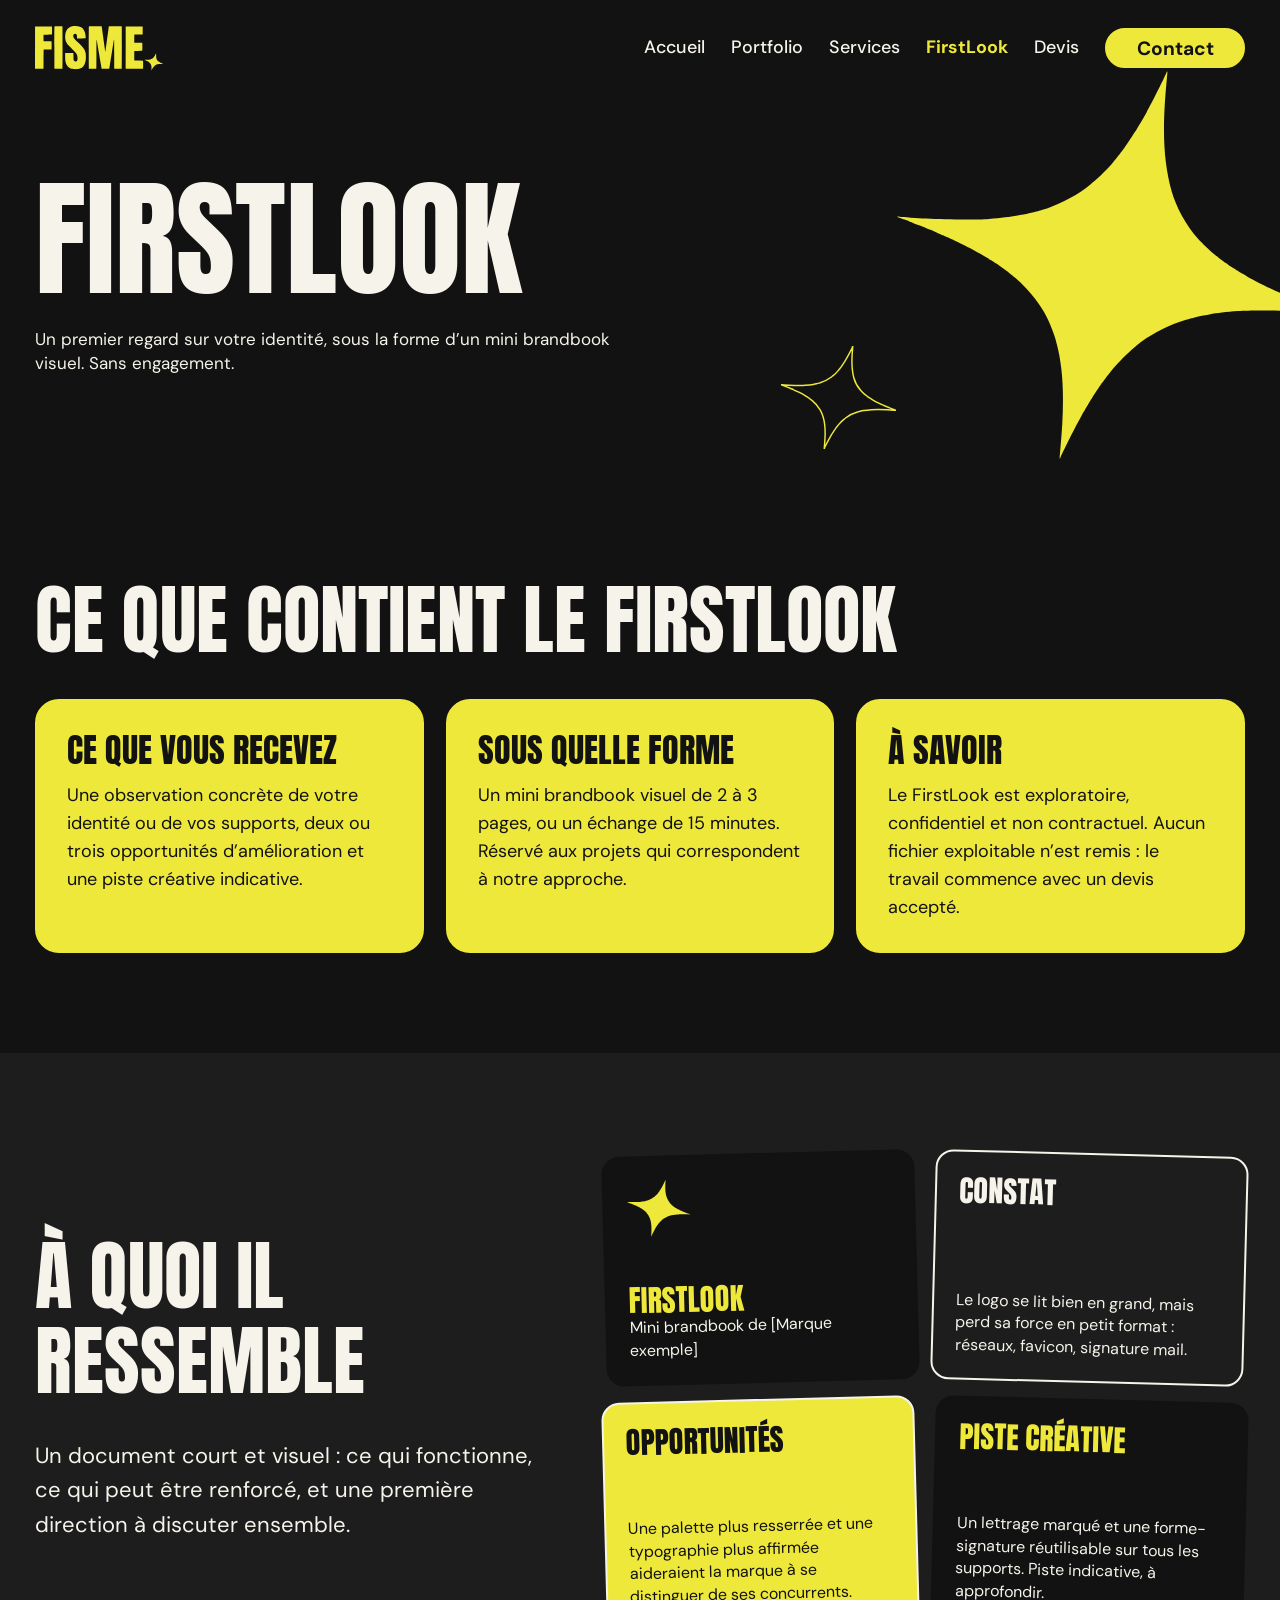
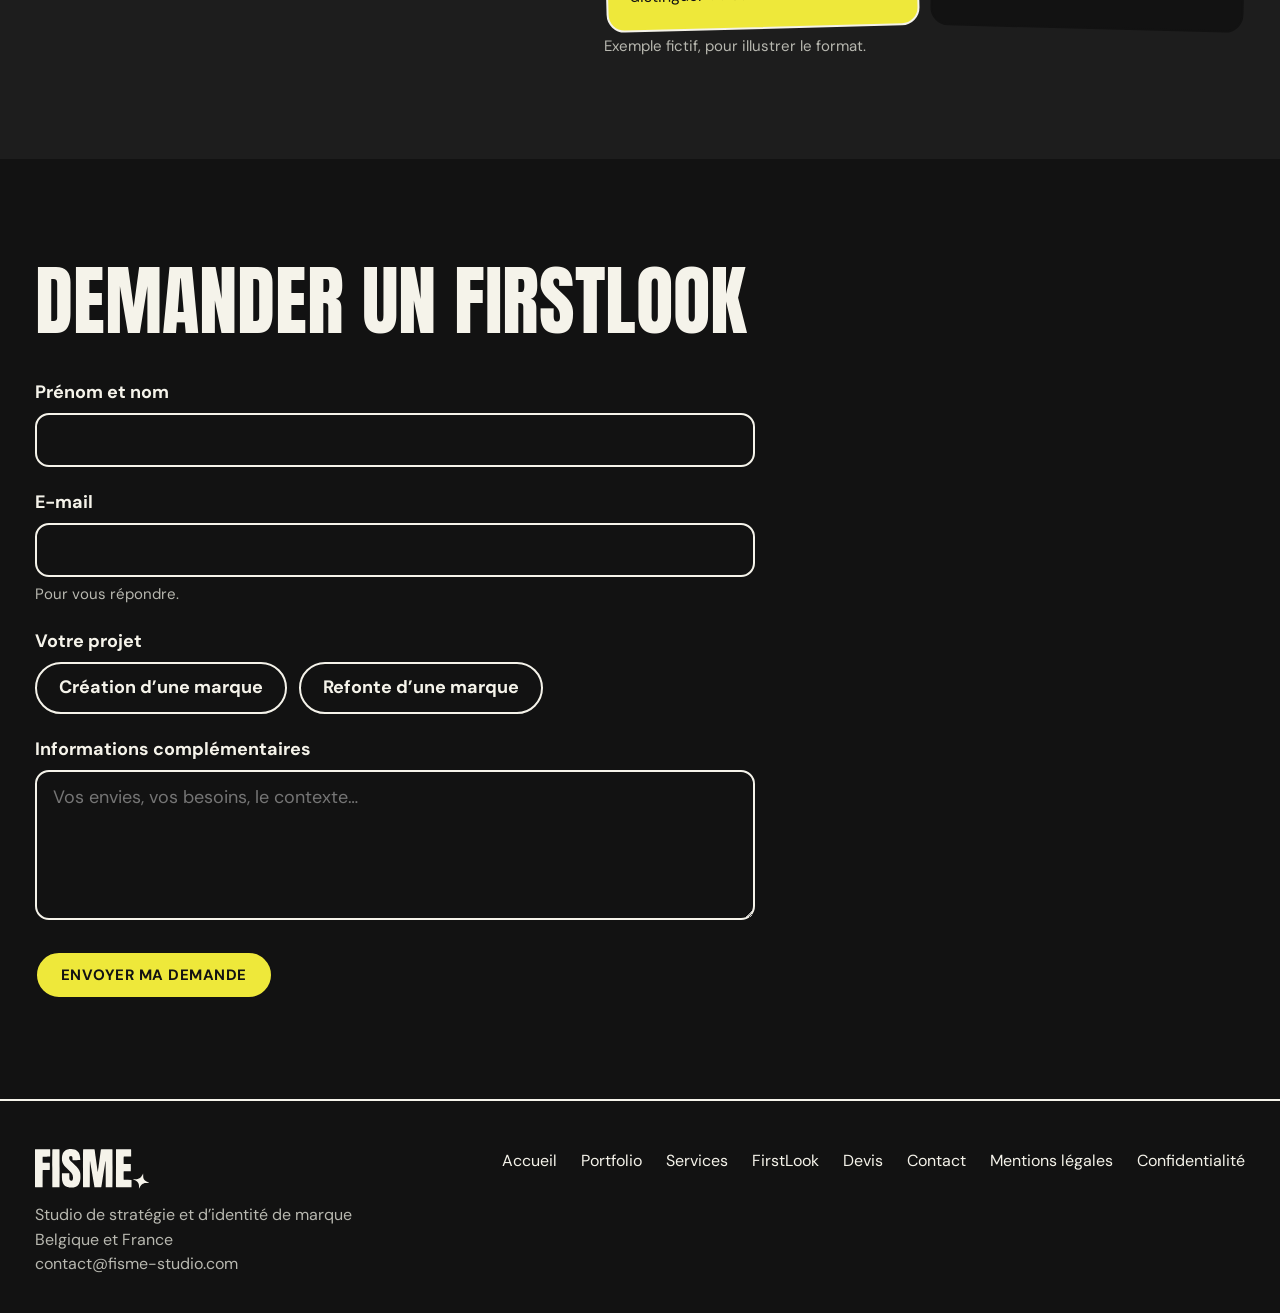
<file: firstlook.html>
<!doctype html>
<html lang="fr">
<head>
<meta charset="utf-8">
<meta name="viewport" content="width=device-width, initial-scale=1">
<title>FirstLook · FISME STUDIO</title>
<meta name="description" content="Le FirstLook : un premier regard visuel et sans engagement sur l’identité de votre marque, sous forme de mini brandbook.">
<meta property="og:title" content="FirstLook · FISME STUDIO"><meta property="og:description" content="Le FirstLook : un premier regard visuel et sans engagement sur l’identité de votre marque, sous forme de mini brandbook."><meta property="og:type" content="website">
<link rel="icon" href="assets/star.svg" type="image/svg+xml">
<link rel="preconnect" href="https://fonts.googleapis.com"><link rel="preconnect" href="https://fonts.gstatic.com" crossorigin>
<link rel="stylesheet" href="https://fonts.googleapis.com/css2?family=Anton&family=DM+Sans:wght@400;500;700&display=swap">
<link rel="stylesheet" href="assets/styles.css">
<script>document.documentElement.className+=' js'</script>
</head>
<body class="">
<header class="ph"><img class="deco" src="assets/star.svg" alt=""><img class="deco deco2" src="assets/star-outline.svg" alt=""><div class="wrap"><nav aria-label="Navigation principale"><a href="index.html" aria-label="FISME, accueil"><svg class="lg" viewBox="0 0 362 126" role="img" aria-label="FISME" fill="currentColor"><path d="M121.0 121.1C129.3 120.2 135.2 116.2 138.7 109.3C138.8 109.1 139.1 108.5 139.3 108.1C140.2 106.5 141.4 102.8 141.9 100.2C143.1 94.3 143.1 94.1 143.1 86.4C143.1 78.2 142.7 75.7 140.9 70.9C140.5 69.9 140.2 68.9 140.1 68.6C140.0 68.3 139.7 67.8 139.5 67.5C139.2 67.1 139.0 66.7 139.0 66.5C139.0 66.0 136.1 61.8 134.2 59.6C132.3 57.3 125.6 50.6 120.6 45.9C113.4 39.1 109.0 34.3 109.0 33.0C109.0 32.9 108.8 32.4 108.5 32.0C107.3 29.7 107.3 25.5 108.7 23.9C111.0 21.1 115.8 21.3 117.4 24.3C117.9 25.3 117.9 25.8 118.1 30.1C118.2 33.4 118.4 34.9 118.6 35.1C119.1 35.4 142.2 35.2 142.5 34.8C143.0 34.4 142.0 24.7 141.1 20.7C140.3 16.8 138.1 12.0 136.3 9.6C134.5 7.2 129.3 3.0 128.3 3.0C128.1 3.0 127.6 2.8 127.1 2.5C126.6 2.2 126.0 2.0 125.8 2.0C125.6 2.0 124.9 1.8 124.1 1.5C119.2 -0.1 111.0 -0.5 105.6 0.6C103.8 0.9 101.9 1.4 101.5 1.6C101.0 1.8 100.0 2.2 99.3 2.5C98.5 2.8 97.6 3.2 97.3 3.5C96.9 3.7 96.2 4.2 95.6 4.6C93.9 5.7 91.6 7.9 90.6 9.4C90.1 10.2 89.6 10.9 89.5 11.0C89.1 11.3 87.3 15.2 87.0 16.4C86.8 17.1 86.6 17.7 86.5 17.9C86.4 18.0 86.0 19.6 85.6 21.4C84.6 26.2 84.6 34.9 85.6 38.6C86.2 41.1 87.2 43.9 87.8 45.1C88.2 45.9 88.6 46.5 88.9 47.3C89.1 47.6 89.4 48.1 89.6 48.3C89.8 48.4 90.0 48.7 90.0 48.9C90.0 49.2 92.2 52.2 94.1 54.4C94.8 55.2 99.7 60.1 104.9 65.4C113.8 74.3 117.0 77.9 117.0 79.0C117.0 79.2 117.2 79.7 117.5 80.0C117.8 80.3 118.0 80.8 118.0 81.1C118.0 81.3 118.2 81.8 118.4 82.2C118.8 83.2 119.8 89.1 119.7 91.2C119.7 95.0 118.5 98.4 117.0 99.0C113.8 100.2 111.6 99.8 110.0 97.7C108.4 95.6 108.2 94.3 108.2 84.9C108.2 80.3 108.2 76.5 108.0 76.3C107.9 76.1 105.4 76.0 96.4 76.1L84.9 76.1L84.8 82.4C84.7 92.6 85.2 98.6 86.5 102.6C86.8 103.5 87.0 104.3 87.0 104.6C87.0 104.8 87.2 105.4 87.5 105.9C87.8 106.4 88.0 107.0 88.0 107.1C88.0 107.4 88.8 108.9 90.1 111.1C91.1 112.6 94.0 115.7 95.4 116.5C95.9 116.8 96.6 117.3 96.9 117.5C97.2 117.7 98.0 118.2 98.8 118.5C99.5 118.8 100.6 119.3 101.1 119.5C101.7 119.8 102.7 120.0 103.4 120.1C104.2 120.2 104.8 120.4 104.9 120.5C104.9 120.6 106.1 120.8 107.4 121.0C108.8 121.1 110.2 121.3 110.6 121.3C112.5 121.6 118.4 121.5 121.0 121.1ZM24.0 93.6C24.1 78.9 24.2 66.7 24.3 66.6C24.5 66.3 26.9 66.2 35.0 66.2C41.2 66.2 45.7 66.2 46.1 66.0C46.8 65.8 46.8 65.8 46.8 55.0C46.8 44.6 46.7 44.2 46.3 43.8C45.8 43.3 45.4 43.2 35.2 43.2C27.3 43.2 24.5 43.2 24.3 43.0C23.9 42.6 23.9 25.5 24.3 24.7C24.5 24.3 24.9 24.3 35.8 24.3C43.1 24.3 47.2 24.2 47.5 24.0C48.0 23.7 48.0 23.4 48.0 12.6C48.0 3.6 47.9 1.5 47.7 1.3C47.4 1.1 41.0 1.0 23.7 1.1L0.1 1.1L0.1 60.2C0.0 92.8 0.0 119.6 0.1 119.9C0.3 120.5 0.3 120.5 12.1 120.4L23.9 120.4L24.0 93.6ZM77.2 120.2C77.4 120.0 77.5 106.4 77.5 60.7C77.5 2.4 77.5 1.5 77.0 1.3C76.4 0.9 55.6 0.9 55.0 1.3C54.5 1.5 54.5 2.4 54.5 60.7C54.5 106.4 54.6 120.0 54.8 120.2C55.2 120.6 76.8 120.6 77.2 120.2ZM172.5 120.2C172.7 119.9 172.8 108.6 172.8 79.6C172.9 38.6 172.9 37.2 173.7 39.4C173.9 39.7 174.0 40.5 174.0 41.1C174.0 41.7 174.2 43.0 174.4 44.1C174.6 45.2 174.8 46.5 174.9 47.0C175.0 47.5 175.2 49.1 175.5 50.5C175.9 53.0 176.5 56.0 177.5 62.3C178.9 70.5 179.8 75.7 180.5 79.6C180.8 81.0 181.0 82.8 181.1 83.6C181.2 84.5 181.4 85.5 181.5 85.9C181.6 86.3 181.9 87.8 182.1 89.2C182.6 92.7 182.9 94.6 183.5 97.6C183.8 99.0 184.0 100.5 184.1 101.0C184.1 101.5 184.4 102.8 184.6 104.0C184.8 105.2 185.2 107.5 185.5 109.2C185.8 111.0 186.2 113.6 186.5 115.1C186.8 116.6 187.0 118.2 187.0 118.7C187.0 120.5 186.8 120.5 198.2 120.5C209.6 120.5 208.8 120.6 209.1 118.6C209.3 117.4 209.7 114.9 210.4 110.8C210.6 109.6 210.9 107.5 211.1 106.1C211.3 104.8 211.7 102.3 212.0 100.6C212.3 99.0 212.6 96.5 212.9 95.1C213.3 92.5 213.7 89.5 214.5 85.1C214.8 83.6 215.1 81.5 215.2 80.5C215.4 79.5 215.7 77.3 216.0 75.8C216.2 74.2 216.6 71.6 216.8 70.1C217.1 68.6 217.4 66.9 217.5 66.4C217.6 65.8 217.8 64.7 217.9 64.0C218.0 63.2 218.2 61.4 218.5 60.0C218.8 58.6 219.1 56.5 219.3 55.5C219.4 54.5 219.7 52.5 219.9 51.1C220.1 49.8 220.3 48.2 220.5 47.6C220.6 47.1 220.8 45.5 221.0 44.1C221.2 42.8 221.4 41.5 221.5 41.3C221.6 41.0 221.8 40.1 222.0 39.1C222.2 38.1 222.4 37.3 222.5 37.3C222.7 37.2 222.8 55.8 222.8 78.6C222.8 110.4 222.8 120.0 223.0 120.2C223.5 120.6 243.5 120.6 243.9 120.2C244.4 119.8 244.4 1.7 244.0 1.3C243.7 1.1 239.4 1.0 226.0 1.0C205.5 1.0 207.7 0.6 207.2 4.3C207.1 5.4 206.8 7.5 206.6 8.9C206.4 10.2 206.2 12.3 206.0 13.5C205.9 14.7 205.6 16.3 205.5 17.1C205.3 17.9 205.1 19.9 204.9 21.5C204.7 23.1 204.4 25.2 204.3 26.2C203.7 30.2 203.1 34.0 202.7 37.0C202.6 38.2 202.3 40.6 202.0 42.5C201.7 44.4 201.4 46.8 201.3 47.9C201.1 49.0 200.9 50.7 200.7 51.8C200.6 52.8 200.3 54.9 200.1 56.4C199.9 57.9 199.7 59.7 199.5 60.4C199.4 61.1 199.1 62.7 199.0 64.1C198.7 66.9 198.1 71.0 197.8 71.6C197.4 72.7 197.0 71.6 197.0 69.5C197.0 68.7 196.9 67.6 196.8 66.9C196.6 66.2 196.4 64.6 196.3 63.4C196.1 62.1 195.8 60.0 195.6 58.7C195.4 57.4 195.1 55.1 194.9 53.6C194.1 47.6 194.0 46.5 193.5 43.5C193.1 40.6 192.9 39.3 192.2 34.1C192.1 33.0 191.8 30.7 191.5 29.0C191.2 27.3 190.9 25.0 190.8 23.9C190.1 18.4 189.9 17.4 189.5 14.6C189.2 13.0 189.0 10.7 188.9 9.6C188.8 8.5 188.6 7.4 188.5 7.1C188.4 6.8 188.2 5.5 188.1 4.2C187.8 0.6 189.9 1.0 169.5 1.0C159.9 1.0 151.9 1.1 151.6 1.2C151.1 1.4 151.0 119.7 151.6 120.2C152.0 120.7 172.1 120.6 172.5 120.2ZM304.0 120.2C304.2 119.9 304.2 116.7 304.2 108.6L304.1 97.4L292.0 97.2C285.3 97.2 279.7 97.0 279.6 96.9C279.1 96.6 279.1 70.7 279.6 70.3C279.8 70.1 282.6 70.0 290.6 70.0C298.7 70.0 301.5 69.9 301.7 69.7C302.1 69.3 302.1 48.5 301.7 47.7C301.5 47.3 301.1 47.2 290.7 47.2C282.6 47.2 279.8 47.2 279.6 47.0C279.1 46.5 279.1 24.6 279.6 24.3C279.7 24.2 285.1 24.1 291.4 24.0L302.9 23.9L302.9 12.7C303.0 3.5 302.9 1.5 302.7 1.3C302.4 1.1 296.1 1.0 278.7 1.1L255.1 1.1L255.1 60.2C255.0 92.8 255.0 119.6 255.1 119.9C255.3 120.5 255.3 120.5 279.5 120.5C299.6 120.5 303.7 120.4 304.0 120.2Z"/><path class="pt" d="M327.8 124.2C327.8 124.0 328.0 123.6 328.4 123.3C328.7 123.0 329.0 122.6 329.0 122.5C329.0 122.2 331.2 118.3 331.5 118.0C331.6 117.9 332.0 117.3 332.5 116.5C333.6 114.7 337.6 110.7 338.9 110.1C339.4 109.8 340.1 109.5 340.4 109.3C341.8 108.5 343.0 108.1 344.0 107.9C344.6 107.8 345.6 107.6 346.2 107.3C347.1 107.1 348.7 107.0 353.5 107.0C361.3 107.0 361.8 106.8 358.1 105.6C356.9 105.2 355.6 104.7 355.3 104.4C355.0 104.2 354.5 104.0 354.3 104.0C354.1 104.0 353.7 103.8 353.3 103.5C353.0 103.2 352.5 103.0 352.4 103.0C352.0 103.0 351.4 102.6 348.9 100.9C346.1 99.1 342.0 94.2 342.0 92.8C342.0 92.6 341.8 91.8 341.5 90.9C341.0 89.5 340.9 88.8 340.9 83.4C340.8 79.2 340.7 77.4 340.5 77.3C340.4 77.3 340.2 77.4 340.1 77.7C339.8 78.6 337.8 82.8 337.5 83.0C337.4 83.1 337.0 83.8 336.5 84.6C336.1 85.4 335.6 86.0 335.5 86.0C335.4 86.0 335.2 86.2 335.1 86.4C334.8 87.3 330.0 92.0 329.4 92.0C329.3 92.0 328.9 92.2 328.6 92.4C327.7 93.0 326.7 93.4 324.0 94.2C322.0 94.8 321.4 94.8 315.1 95.0C309.4 95.1 308.4 95.2 308.4 95.5C308.4 95.7 308.7 95.9 309.3 96.0C309.7 96.1 310.5 96.3 310.9 96.5C311.3 96.8 312.4 97.3 313.4 97.6C314.4 98.0 315.4 98.5 315.5 98.7C315.7 98.8 316.0 99.0 316.2 99.0C316.5 99.0 316.9 99.2 317.1 99.5C317.4 99.8 317.7 100.0 317.8 100.0C318.9 100.0 324.1 104.8 325.1 106.9C325.3 107.1 325.5 107.6 325.7 107.9C327.1 110.4 327.9 115.0 327.7 119.8C327.6 121.8 327.5 123.6 327.4 123.9C327.3 124.3 327.3 124.5 327.5 124.5C327.6 124.5 327.8 124.4 327.8 124.2Z"/></svg></a><button class="mb" aria-expanded="false" aria-controls="mn">Menu</button><ul id="mn"><li><a href="index.html">Accueil</a></li><li><a href="portfolio.html">Portfolio</a></li><li><a href="services.html">Services</a></li><li><a href="firstlook.html" class=on aria-current=page>FirstLook</a></li><li><a href="devis.html">Devis</a></li><li><a class="btn" href="contact.html">Contact</a></li></ul></nav><h1>FirstLook</h1><p class="lead">Un premier regard sur votre identité, sous la forme d’un mini brandbook visuel. Sans engagement.</p></div></header><main><section class="s"><div class="wrap"><h2>Ce que contient le FirstLook</h2><div class="grid"><div class="card f"><h3>Ce que vous recevez</h3><p>Une observation concrète de votre identité ou de vos supports, deux ou trois opportunités d’amélioration et une piste créative indicative.</p></div><div class="card f"><h3>Sous quelle forme</h3><p>Un mini brandbook visuel de 2 à 3 pages, ou un échange de 15 minutes. Réservé aux projets qui correspondent à notre approche.</p></div><div class="card f"><h3>À savoir</h3><p>Le FirstLook est exploratoire, confidentiel et non contractuel. Aucun fichier exploitable n’est remis : le travail commence avec un devis accepté.</p></div></div></div></section>
<section class="s alt"><div class="wrap fl"><div><h2>À quoi il ressemble</h2><p class="lead2">Un document court et visuel : ce qui fonctionne, ce qui peut être renforcé, et une première direction à discuter ensemble.</p></div><div><div class="pages" role="group" aria-label="Exemple fictif de mini brandbook FirstLook">
<div class="pg k"><img src="assets/star.svg" alt=""><div><h3>FirstLook</h3><p>Mini brandbook de [Marque exemple]</p></div></div>
<div class="pg w"><h3>Constat</h3><p>Le logo se lit bien en grand, mais perd sa force en petit format : réseaux, favicon, signature mail.</p></div>
<div class="pg y"><h3>Opportunités</h3><p>Une palette plus resserrée et une typographie plus affirmée aideraient la marque à se distinguer de ses concurrents.</p></div>
<div class="pg k"><h3>Piste créative</h3><p>Un lettrage marqué et une forme-signature réutilisable sur tous les supports. Piste indicative, à approfondir.</p></div></div>
<p class="hint">Exemple fictif, pour illustrer le format.</p></div></div></section>
<section class="s" id="formulaire"><div class="wrap"><h2>Demander un FirstLook</h2><form data-form="firstlook" aria-label="Demande de FirstLook"><div><label for="nom">Prénom et nom</label><input type="text" id="nom" name="nom" required autocomplete="name"></div><div><label for="email">E-mail</label><input type="email" id="email" name="email" required autocomplete="email"><p class=hint>Pour vous répondre.</p></div><fieldset><legend>Votre projet</legend><div class="opts"><input type="radio" id="projet-creation" name="projet" value="creation" required><label for="projet-creation">Création d’une marque</label><input type="radio" id="projet-refonte" name="projet" value="refonte" required><label for="projet-refonte">Refonte d’une marque</label></div></fieldset>
<div data-if="projet=refonte" hidden style="display:flex;flex-direction:column;gap:22px"><div><label for="entreprise">Nom de l’entreprise</label><input type="text" id="entreprise" name="entreprise" data-req autocomplete="organization"></div><div><label for="site">Site web (si existant)</label><input type="url" id="site" name="site" placeholder="https://" autocomplete="url"></div></div>
<div><label for="infos">Informations complémentaires</label><textarea id="infos" name="infos" placeholder="Vos envies, vos besoins, le contexte…"></textarea></div><div class="trap" aria-hidden="true"><label>Ne pas remplir<input type="text" name="hp" tabindex="-1" autocomplete="off"></label></div><button class="btn y" type="submit" style="align-self:flex-start;height:48px">Envoyer ma demande</button></form><p class="msg" role="status" aria-live="polite" hidden></p></div></section></main>
<footer><div class="wrap"><div class="fr"><div><svg class="lg" viewBox="0 0 362 126" role="img" aria-label="FISME" fill="currentColor"><path d="M121.0 121.1C129.3 120.2 135.2 116.2 138.7 109.3C138.8 109.1 139.1 108.5 139.3 108.1C140.2 106.5 141.4 102.8 141.9 100.2C143.1 94.3 143.1 94.1 143.1 86.4C143.1 78.2 142.7 75.7 140.9 70.9C140.5 69.9 140.2 68.9 140.1 68.6C140.0 68.3 139.7 67.8 139.5 67.5C139.2 67.1 139.0 66.7 139.0 66.5C139.0 66.0 136.1 61.8 134.2 59.6C132.3 57.3 125.6 50.6 120.6 45.9C113.4 39.1 109.0 34.3 109.0 33.0C109.0 32.9 108.8 32.4 108.5 32.0C107.3 29.7 107.3 25.5 108.7 23.9C111.0 21.1 115.8 21.3 117.4 24.3C117.9 25.3 117.9 25.8 118.1 30.1C118.2 33.4 118.4 34.9 118.6 35.1C119.1 35.4 142.2 35.2 142.5 34.8C143.0 34.4 142.0 24.7 141.1 20.7C140.3 16.8 138.1 12.0 136.3 9.6C134.5 7.2 129.3 3.0 128.3 3.0C128.1 3.0 127.6 2.8 127.1 2.5C126.6 2.2 126.0 2.0 125.8 2.0C125.6 2.0 124.9 1.8 124.1 1.5C119.2 -0.1 111.0 -0.5 105.6 0.6C103.8 0.9 101.9 1.4 101.5 1.6C101.0 1.8 100.0 2.2 99.3 2.5C98.5 2.8 97.6 3.2 97.3 3.5C96.9 3.7 96.2 4.2 95.6 4.6C93.9 5.7 91.6 7.9 90.6 9.4C90.1 10.2 89.6 10.9 89.5 11.0C89.1 11.3 87.3 15.2 87.0 16.4C86.8 17.1 86.6 17.7 86.5 17.9C86.4 18.0 86.0 19.6 85.6 21.4C84.6 26.2 84.6 34.9 85.6 38.6C86.2 41.1 87.2 43.9 87.8 45.1C88.2 45.9 88.6 46.5 88.9 47.3C89.1 47.6 89.4 48.1 89.6 48.3C89.8 48.4 90.0 48.7 90.0 48.9C90.0 49.2 92.2 52.2 94.1 54.4C94.8 55.2 99.7 60.1 104.9 65.4C113.8 74.3 117.0 77.9 117.0 79.0C117.0 79.2 117.2 79.7 117.5 80.0C117.8 80.3 118.0 80.8 118.0 81.1C118.0 81.3 118.2 81.8 118.4 82.2C118.8 83.2 119.8 89.1 119.7 91.2C119.7 95.0 118.5 98.4 117.0 99.0C113.8 100.2 111.6 99.8 110.0 97.7C108.4 95.6 108.2 94.3 108.2 84.9C108.2 80.3 108.2 76.5 108.0 76.3C107.9 76.1 105.4 76.0 96.4 76.1L84.9 76.1L84.8 82.4C84.7 92.6 85.2 98.6 86.5 102.6C86.8 103.5 87.0 104.3 87.0 104.6C87.0 104.8 87.2 105.4 87.5 105.9C87.8 106.4 88.0 107.0 88.0 107.1C88.0 107.4 88.8 108.9 90.1 111.1C91.1 112.6 94.0 115.7 95.4 116.5C95.9 116.8 96.6 117.3 96.9 117.5C97.2 117.7 98.0 118.2 98.8 118.5C99.5 118.8 100.6 119.3 101.1 119.5C101.7 119.8 102.7 120.0 103.4 120.1C104.2 120.2 104.8 120.4 104.9 120.5C104.9 120.6 106.1 120.8 107.4 121.0C108.8 121.1 110.2 121.3 110.6 121.3C112.5 121.6 118.4 121.5 121.0 121.1ZM24.0 93.6C24.1 78.9 24.2 66.7 24.3 66.6C24.5 66.3 26.9 66.2 35.0 66.2C41.2 66.2 45.7 66.2 46.1 66.0C46.8 65.8 46.8 65.8 46.8 55.0C46.8 44.6 46.7 44.2 46.3 43.8C45.8 43.3 45.4 43.2 35.2 43.2C27.3 43.2 24.5 43.2 24.3 43.0C23.9 42.6 23.9 25.5 24.3 24.7C24.5 24.3 24.9 24.3 35.8 24.3C43.1 24.3 47.2 24.2 47.5 24.0C48.0 23.7 48.0 23.4 48.0 12.6C48.0 3.6 47.9 1.5 47.7 1.3C47.4 1.1 41.0 1.0 23.7 1.1L0.1 1.1L0.1 60.2C0.0 92.8 0.0 119.6 0.1 119.9C0.3 120.5 0.3 120.5 12.1 120.4L23.9 120.4L24.0 93.6ZM77.2 120.2C77.4 120.0 77.5 106.4 77.5 60.7C77.5 2.4 77.5 1.5 77.0 1.3C76.4 0.9 55.6 0.9 55.0 1.3C54.5 1.5 54.5 2.4 54.5 60.7C54.5 106.4 54.6 120.0 54.8 120.2C55.2 120.6 76.8 120.6 77.2 120.2ZM172.5 120.2C172.7 119.9 172.8 108.6 172.8 79.6C172.9 38.6 172.9 37.2 173.7 39.4C173.9 39.7 174.0 40.5 174.0 41.1C174.0 41.7 174.2 43.0 174.4 44.1C174.6 45.2 174.8 46.5 174.9 47.0C175.0 47.5 175.2 49.1 175.5 50.5C175.9 53.0 176.5 56.0 177.5 62.3C178.9 70.5 179.8 75.7 180.5 79.6C180.8 81.0 181.0 82.8 181.1 83.6C181.2 84.5 181.4 85.5 181.5 85.9C181.6 86.3 181.9 87.8 182.1 89.2C182.6 92.7 182.9 94.6 183.5 97.6C183.8 99.0 184.0 100.5 184.1 101.0C184.1 101.5 184.4 102.8 184.6 104.0C184.8 105.2 185.2 107.5 185.5 109.2C185.8 111.0 186.2 113.6 186.5 115.1C186.8 116.6 187.0 118.2 187.0 118.7C187.0 120.5 186.8 120.5 198.2 120.5C209.6 120.5 208.8 120.6 209.1 118.6C209.3 117.4 209.7 114.9 210.4 110.8C210.6 109.6 210.9 107.5 211.1 106.1C211.3 104.8 211.7 102.3 212.0 100.6C212.3 99.0 212.6 96.5 212.9 95.1C213.3 92.5 213.7 89.5 214.5 85.1C214.8 83.6 215.1 81.5 215.2 80.5C215.4 79.5 215.7 77.3 216.0 75.8C216.2 74.2 216.6 71.6 216.8 70.1C217.1 68.6 217.4 66.9 217.5 66.4C217.6 65.8 217.8 64.7 217.9 64.0C218.0 63.2 218.2 61.4 218.5 60.0C218.8 58.6 219.1 56.5 219.3 55.5C219.4 54.5 219.7 52.5 219.9 51.1C220.1 49.8 220.3 48.2 220.5 47.6C220.6 47.1 220.8 45.5 221.0 44.1C221.2 42.8 221.4 41.5 221.5 41.3C221.6 41.0 221.8 40.1 222.0 39.1C222.2 38.1 222.4 37.3 222.5 37.3C222.7 37.2 222.8 55.8 222.8 78.6C222.8 110.4 222.8 120.0 223.0 120.2C223.5 120.6 243.5 120.6 243.9 120.2C244.4 119.8 244.4 1.7 244.0 1.3C243.7 1.1 239.4 1.0 226.0 1.0C205.5 1.0 207.7 0.6 207.2 4.3C207.1 5.4 206.8 7.5 206.6 8.9C206.4 10.2 206.2 12.3 206.0 13.5C205.9 14.7 205.6 16.3 205.5 17.1C205.3 17.9 205.1 19.9 204.9 21.5C204.7 23.1 204.4 25.2 204.3 26.2C203.7 30.2 203.1 34.0 202.7 37.0C202.6 38.2 202.3 40.6 202.0 42.5C201.7 44.4 201.4 46.8 201.3 47.9C201.1 49.0 200.9 50.7 200.7 51.8C200.6 52.8 200.3 54.9 200.1 56.4C199.9 57.9 199.7 59.7 199.5 60.4C199.4 61.1 199.1 62.7 199.0 64.1C198.7 66.9 198.1 71.0 197.8 71.6C197.4 72.7 197.0 71.6 197.0 69.5C197.0 68.7 196.9 67.6 196.8 66.9C196.6 66.2 196.4 64.6 196.3 63.4C196.1 62.1 195.8 60.0 195.6 58.7C195.4 57.4 195.1 55.1 194.9 53.6C194.1 47.6 194.0 46.5 193.5 43.5C193.1 40.6 192.9 39.3 192.2 34.1C192.1 33.0 191.8 30.7 191.5 29.0C191.2 27.3 190.9 25.0 190.8 23.9C190.1 18.4 189.9 17.4 189.5 14.6C189.2 13.0 189.0 10.7 188.9 9.6C188.8 8.5 188.6 7.4 188.5 7.1C188.4 6.8 188.2 5.5 188.1 4.2C187.8 0.6 189.9 1.0 169.5 1.0C159.9 1.0 151.9 1.1 151.6 1.2C151.1 1.4 151.0 119.7 151.6 120.2C152.0 120.7 172.1 120.6 172.5 120.2ZM304.0 120.2C304.2 119.9 304.2 116.7 304.2 108.6L304.1 97.4L292.0 97.2C285.3 97.2 279.7 97.0 279.6 96.9C279.1 96.6 279.1 70.7 279.6 70.3C279.8 70.1 282.6 70.0 290.6 70.0C298.7 70.0 301.5 69.9 301.7 69.7C302.1 69.3 302.1 48.5 301.7 47.7C301.5 47.3 301.1 47.2 290.7 47.2C282.6 47.2 279.8 47.2 279.6 47.0C279.1 46.5 279.1 24.6 279.6 24.3C279.7 24.2 285.1 24.1 291.4 24.0L302.9 23.9L302.9 12.7C303.0 3.5 302.9 1.5 302.7 1.3C302.4 1.1 296.1 1.0 278.7 1.1L255.1 1.1L255.1 60.2C255.0 92.8 255.0 119.6 255.1 119.9C255.3 120.5 255.3 120.5 279.5 120.5C299.6 120.5 303.7 120.4 304.0 120.2Z"/><path class="pt" d="M327.8 124.2C327.8 124.0 328.0 123.6 328.4 123.3C328.7 123.0 329.0 122.6 329.0 122.5C329.0 122.2 331.2 118.3 331.5 118.0C331.6 117.9 332.0 117.3 332.5 116.5C333.6 114.7 337.6 110.7 338.9 110.1C339.4 109.8 340.1 109.5 340.4 109.3C341.8 108.5 343.0 108.1 344.0 107.9C344.6 107.8 345.6 107.6 346.2 107.3C347.1 107.1 348.7 107.0 353.5 107.0C361.3 107.0 361.8 106.8 358.1 105.6C356.9 105.2 355.6 104.7 355.3 104.4C355.0 104.2 354.5 104.0 354.3 104.0C354.1 104.0 353.7 103.8 353.3 103.5C353.0 103.2 352.5 103.0 352.4 103.0C352.0 103.0 351.4 102.6 348.9 100.9C346.1 99.1 342.0 94.2 342.0 92.8C342.0 92.6 341.8 91.8 341.5 90.9C341.0 89.5 340.9 88.8 340.9 83.4C340.8 79.2 340.7 77.4 340.5 77.3C340.4 77.3 340.2 77.4 340.1 77.7C339.8 78.6 337.8 82.8 337.5 83.0C337.4 83.1 337.0 83.8 336.5 84.6C336.1 85.4 335.6 86.0 335.5 86.0C335.4 86.0 335.2 86.2 335.1 86.4C334.8 87.3 330.0 92.0 329.4 92.0C329.3 92.0 328.9 92.2 328.6 92.4C327.7 93.0 326.7 93.4 324.0 94.2C322.0 94.8 321.4 94.8 315.1 95.0C309.4 95.1 308.4 95.2 308.4 95.5C308.4 95.7 308.7 95.9 309.3 96.0C309.7 96.1 310.5 96.3 310.9 96.5C311.3 96.8 312.4 97.3 313.4 97.6C314.4 98.0 315.4 98.5 315.5 98.7C315.7 98.8 316.0 99.0 316.2 99.0C316.5 99.0 316.9 99.2 317.1 99.5C317.4 99.8 317.7 100.0 317.8 100.0C318.9 100.0 324.1 104.8 325.1 106.9C325.3 107.1 325.5 107.6 325.7 107.9C327.1 110.4 327.9 115.0 327.7 119.8C327.6 121.8 327.5 123.6 327.4 123.9C327.3 124.3 327.3 124.5 327.5 124.5C327.6 124.5 327.8 124.4 327.8 124.2Z"/></svg><p class="mut" style="margin:14px 0 0">Studio de stratégie et d’identité de marque<br>Belgique et France<br><a href="mailto:contact@fisme-studio.com">contact@fisme-studio.com</a></p></div>
<ul><li><a href="index.html">Accueil</a></li><li><a href="portfolio.html">Portfolio</a></li><li><a href="services.html">Services</a></li><li><a href="firstlook.html">FirstLook</a></li><li><a href="devis.html">Devis</a></li><li><a href="contact.html">Contact</a></li><li><a href="mentions-legales.html">Mentions légales</a></li><li><a href="confidentialite.html">Confidentialité</a></li></ul></div></div></footer>
<script src="assets/main.js" defer></script>
</body>
</html>
</file>
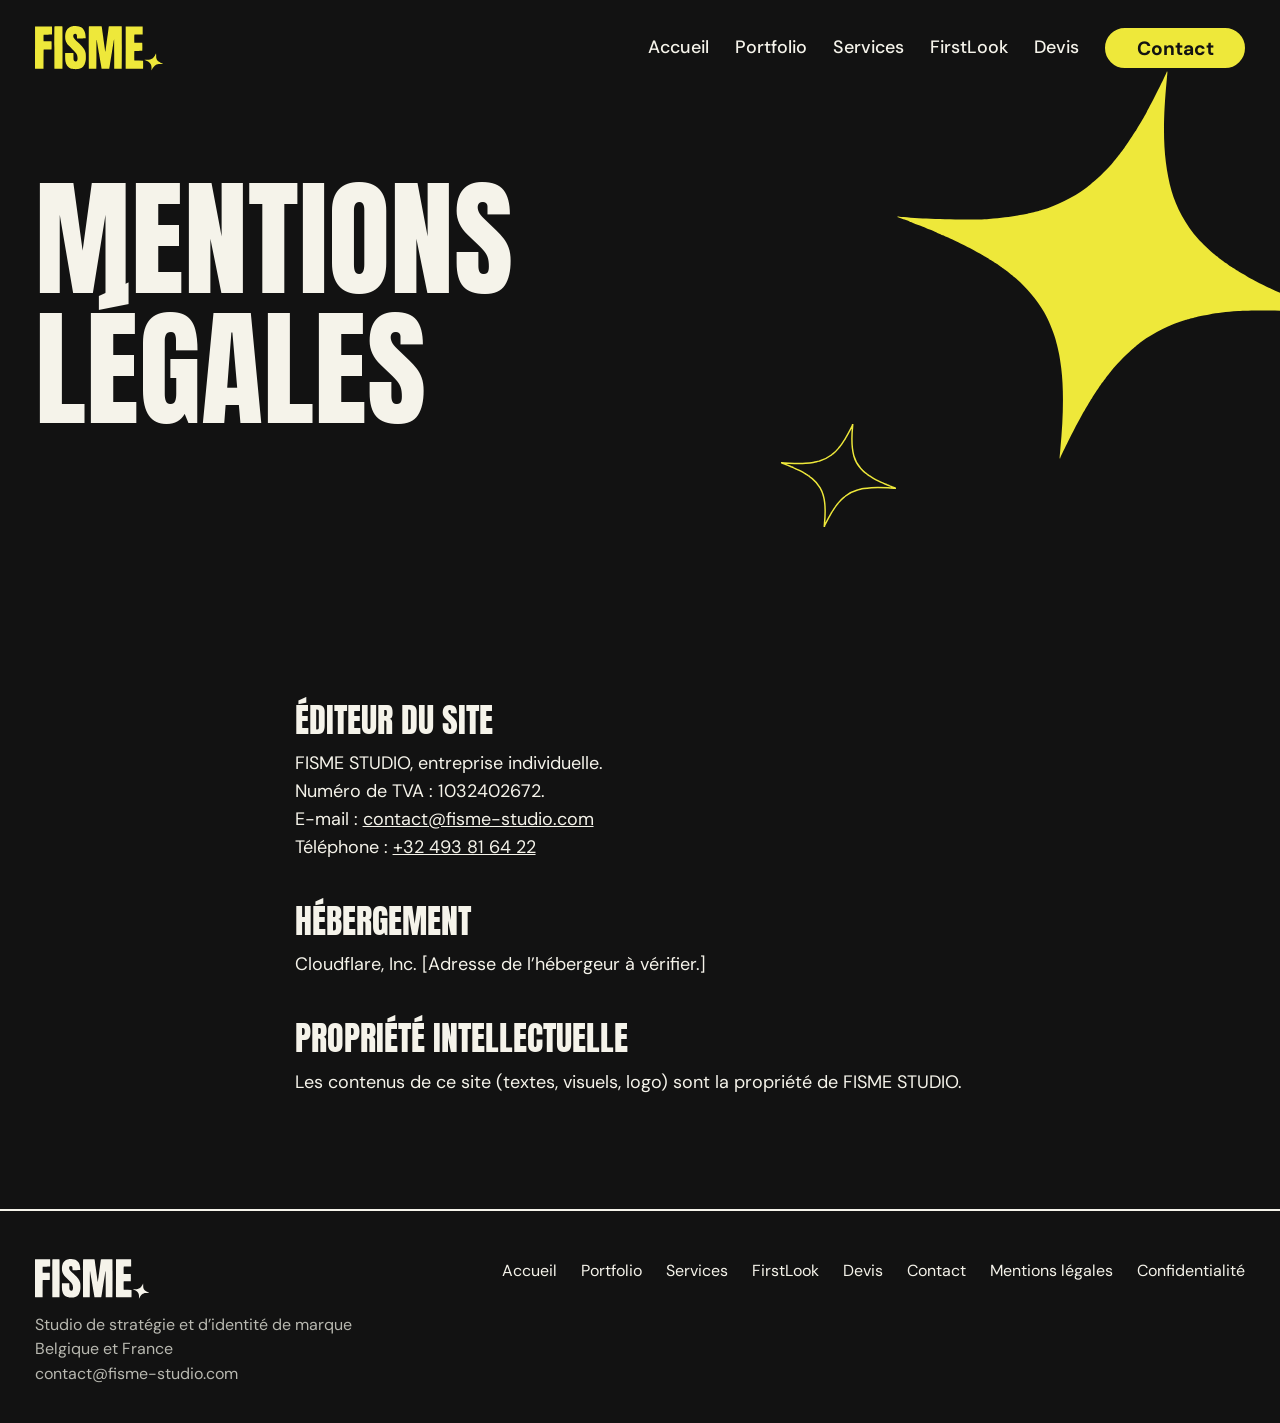
<file: mentions-legales.html>
<!doctype html>
<html lang="fr">
<head>
<meta charset="utf-8">
<meta name="viewport" content="width=device-width, initial-scale=1">
<title>Mentions légales · FISME STUDIO</title>
<meta name="description" content="Mentions légales de FISME STUDIO.">
<meta property="og:title" content="Mentions légales · FISME STUDIO"><meta property="og:description" content="Mentions légales de FISME STUDIO."><meta property="og:type" content="website">
<link rel="icon" href="assets/star.svg" type="image/svg+xml">
<link rel="preconnect" href="https://fonts.googleapis.com"><link rel="preconnect" href="https://fonts.gstatic.com" crossorigin>
<link rel="stylesheet" href="https://fonts.googleapis.com/css2?family=Anton&family=DM+Sans:wght@400;500;700&display=swap">
<link rel="stylesheet" href="assets/styles.css">
<script>document.documentElement.className+=' js'</script>
</head>
<body class="">
<header class="ph"><img class="deco" src="assets/star.svg" alt=""><img class="deco deco2" src="assets/star-outline.svg" alt=""><div class="wrap"><nav aria-label="Navigation principale"><a href="index.html" aria-label="FISME, accueil"><svg class="lg" viewBox="0 0 362 126" role="img" aria-label="FISME" fill="currentColor"><path d="M121.0 121.1C129.3 120.2 135.2 116.2 138.7 109.3C138.8 109.1 139.1 108.5 139.3 108.1C140.2 106.5 141.4 102.8 141.9 100.2C143.1 94.3 143.1 94.1 143.1 86.4C143.1 78.2 142.7 75.7 140.9 70.9C140.5 69.9 140.2 68.9 140.1 68.6C140.0 68.3 139.7 67.8 139.5 67.5C139.2 67.1 139.0 66.7 139.0 66.5C139.0 66.0 136.1 61.8 134.2 59.6C132.3 57.3 125.6 50.6 120.6 45.9C113.4 39.1 109.0 34.3 109.0 33.0C109.0 32.9 108.8 32.4 108.5 32.0C107.3 29.7 107.3 25.5 108.7 23.9C111.0 21.1 115.8 21.3 117.4 24.3C117.9 25.3 117.9 25.8 118.1 30.1C118.2 33.4 118.4 34.9 118.6 35.1C119.1 35.4 142.2 35.2 142.5 34.8C143.0 34.4 142.0 24.7 141.1 20.7C140.3 16.8 138.1 12.0 136.3 9.6C134.5 7.2 129.3 3.0 128.3 3.0C128.1 3.0 127.6 2.8 127.1 2.5C126.6 2.2 126.0 2.0 125.8 2.0C125.6 2.0 124.9 1.8 124.1 1.5C119.2 -0.1 111.0 -0.5 105.6 0.6C103.8 0.9 101.9 1.4 101.5 1.6C101.0 1.8 100.0 2.2 99.3 2.5C98.5 2.8 97.6 3.2 97.3 3.5C96.9 3.7 96.2 4.2 95.6 4.6C93.9 5.7 91.6 7.9 90.6 9.4C90.1 10.2 89.6 10.9 89.5 11.0C89.1 11.3 87.3 15.2 87.0 16.4C86.8 17.1 86.6 17.7 86.5 17.9C86.4 18.0 86.0 19.6 85.6 21.4C84.6 26.2 84.6 34.9 85.6 38.6C86.2 41.1 87.2 43.9 87.8 45.1C88.2 45.9 88.6 46.5 88.9 47.3C89.1 47.6 89.4 48.1 89.6 48.3C89.8 48.4 90.0 48.7 90.0 48.9C90.0 49.2 92.2 52.2 94.1 54.4C94.8 55.2 99.7 60.1 104.9 65.4C113.8 74.3 117.0 77.9 117.0 79.0C117.0 79.2 117.2 79.7 117.5 80.0C117.8 80.3 118.0 80.8 118.0 81.1C118.0 81.3 118.2 81.8 118.4 82.2C118.8 83.2 119.8 89.1 119.7 91.2C119.7 95.0 118.5 98.4 117.0 99.0C113.8 100.2 111.6 99.8 110.0 97.7C108.4 95.6 108.2 94.3 108.2 84.9C108.2 80.3 108.2 76.5 108.0 76.3C107.9 76.1 105.4 76.0 96.4 76.1L84.9 76.1L84.8 82.4C84.7 92.6 85.2 98.6 86.5 102.6C86.8 103.5 87.0 104.3 87.0 104.6C87.0 104.8 87.2 105.4 87.5 105.9C87.8 106.4 88.0 107.0 88.0 107.1C88.0 107.4 88.8 108.9 90.1 111.1C91.1 112.6 94.0 115.7 95.4 116.5C95.9 116.8 96.6 117.3 96.9 117.5C97.2 117.7 98.0 118.2 98.8 118.5C99.5 118.8 100.6 119.3 101.1 119.5C101.7 119.8 102.7 120.0 103.4 120.1C104.2 120.2 104.8 120.4 104.9 120.5C104.9 120.6 106.1 120.8 107.4 121.0C108.8 121.1 110.2 121.3 110.6 121.3C112.5 121.6 118.4 121.5 121.0 121.1ZM24.0 93.6C24.1 78.9 24.2 66.7 24.3 66.6C24.5 66.3 26.9 66.2 35.0 66.2C41.2 66.2 45.7 66.2 46.1 66.0C46.8 65.8 46.8 65.8 46.8 55.0C46.8 44.6 46.7 44.2 46.3 43.8C45.8 43.3 45.4 43.2 35.2 43.2C27.3 43.2 24.5 43.2 24.3 43.0C23.9 42.6 23.9 25.5 24.3 24.7C24.5 24.3 24.9 24.3 35.8 24.3C43.1 24.3 47.2 24.2 47.5 24.0C48.0 23.7 48.0 23.4 48.0 12.6C48.0 3.6 47.9 1.5 47.7 1.3C47.4 1.1 41.0 1.0 23.7 1.1L0.1 1.1L0.1 60.2C0.0 92.8 0.0 119.6 0.1 119.9C0.3 120.5 0.3 120.5 12.1 120.4L23.9 120.4L24.0 93.6ZM77.2 120.2C77.4 120.0 77.5 106.4 77.5 60.7C77.5 2.4 77.5 1.5 77.0 1.3C76.4 0.9 55.6 0.9 55.0 1.3C54.5 1.5 54.5 2.4 54.5 60.7C54.5 106.4 54.6 120.0 54.8 120.2C55.2 120.6 76.8 120.6 77.2 120.2ZM172.5 120.2C172.7 119.9 172.8 108.6 172.8 79.6C172.9 38.6 172.9 37.2 173.7 39.4C173.9 39.7 174.0 40.5 174.0 41.1C174.0 41.7 174.2 43.0 174.4 44.1C174.6 45.2 174.8 46.5 174.9 47.0C175.0 47.5 175.2 49.1 175.5 50.5C175.9 53.0 176.5 56.0 177.5 62.3C178.9 70.5 179.8 75.7 180.5 79.6C180.8 81.0 181.0 82.8 181.1 83.6C181.2 84.5 181.4 85.5 181.5 85.9C181.6 86.3 181.9 87.8 182.1 89.2C182.6 92.7 182.9 94.6 183.5 97.6C183.8 99.0 184.0 100.5 184.1 101.0C184.1 101.5 184.4 102.8 184.6 104.0C184.8 105.2 185.2 107.5 185.5 109.2C185.8 111.0 186.2 113.6 186.5 115.1C186.8 116.6 187.0 118.2 187.0 118.7C187.0 120.5 186.8 120.5 198.2 120.5C209.6 120.5 208.8 120.6 209.1 118.6C209.3 117.4 209.7 114.9 210.4 110.8C210.6 109.6 210.9 107.5 211.1 106.1C211.3 104.8 211.7 102.3 212.0 100.6C212.3 99.0 212.6 96.5 212.9 95.1C213.3 92.5 213.7 89.5 214.5 85.1C214.8 83.6 215.1 81.5 215.2 80.5C215.4 79.5 215.7 77.3 216.0 75.8C216.2 74.2 216.6 71.6 216.8 70.1C217.1 68.6 217.4 66.9 217.5 66.4C217.6 65.8 217.8 64.7 217.9 64.0C218.0 63.2 218.2 61.4 218.5 60.0C218.8 58.6 219.1 56.5 219.3 55.5C219.4 54.5 219.7 52.5 219.9 51.1C220.1 49.8 220.3 48.2 220.5 47.6C220.6 47.1 220.8 45.5 221.0 44.1C221.2 42.8 221.4 41.5 221.5 41.3C221.6 41.0 221.8 40.1 222.0 39.1C222.2 38.1 222.4 37.3 222.5 37.3C222.7 37.2 222.8 55.8 222.8 78.6C222.8 110.4 222.8 120.0 223.0 120.2C223.5 120.6 243.5 120.6 243.9 120.2C244.4 119.8 244.4 1.7 244.0 1.3C243.7 1.1 239.4 1.0 226.0 1.0C205.5 1.0 207.7 0.6 207.2 4.3C207.1 5.4 206.8 7.5 206.6 8.9C206.4 10.2 206.2 12.3 206.0 13.5C205.9 14.7 205.6 16.3 205.5 17.1C205.3 17.9 205.1 19.9 204.9 21.5C204.7 23.1 204.4 25.2 204.3 26.2C203.7 30.2 203.1 34.0 202.7 37.0C202.6 38.2 202.3 40.6 202.0 42.5C201.7 44.4 201.4 46.8 201.3 47.9C201.1 49.0 200.9 50.7 200.7 51.8C200.6 52.8 200.3 54.9 200.1 56.4C199.9 57.9 199.7 59.7 199.5 60.4C199.4 61.1 199.1 62.7 199.0 64.1C198.7 66.9 198.1 71.0 197.8 71.6C197.4 72.7 197.0 71.6 197.0 69.5C197.0 68.7 196.9 67.6 196.8 66.9C196.6 66.2 196.4 64.6 196.3 63.4C196.1 62.1 195.8 60.0 195.6 58.7C195.4 57.4 195.1 55.1 194.9 53.6C194.1 47.6 194.0 46.5 193.5 43.5C193.1 40.6 192.9 39.3 192.2 34.1C192.1 33.0 191.8 30.7 191.5 29.0C191.2 27.3 190.9 25.0 190.8 23.9C190.1 18.4 189.9 17.4 189.5 14.6C189.2 13.0 189.0 10.7 188.9 9.6C188.8 8.5 188.6 7.4 188.5 7.1C188.4 6.8 188.2 5.5 188.1 4.2C187.8 0.6 189.9 1.0 169.5 1.0C159.9 1.0 151.9 1.1 151.6 1.2C151.1 1.4 151.0 119.7 151.6 120.2C152.0 120.7 172.1 120.6 172.5 120.2ZM304.0 120.2C304.2 119.9 304.2 116.7 304.2 108.6L304.1 97.4L292.0 97.2C285.3 97.2 279.7 97.0 279.6 96.9C279.1 96.6 279.1 70.7 279.6 70.3C279.8 70.1 282.6 70.0 290.6 70.0C298.7 70.0 301.5 69.9 301.7 69.7C302.1 69.3 302.1 48.5 301.7 47.7C301.5 47.3 301.1 47.2 290.7 47.2C282.6 47.2 279.8 47.2 279.6 47.0C279.1 46.5 279.1 24.6 279.6 24.3C279.7 24.2 285.1 24.1 291.4 24.0L302.9 23.9L302.9 12.7C303.0 3.5 302.9 1.5 302.7 1.3C302.4 1.1 296.1 1.0 278.7 1.1L255.1 1.1L255.1 60.2C255.0 92.8 255.0 119.6 255.1 119.9C255.3 120.5 255.3 120.5 279.5 120.5C299.6 120.5 303.7 120.4 304.0 120.2Z"/><path class="pt" d="M327.8 124.2C327.8 124.0 328.0 123.6 328.4 123.3C328.7 123.0 329.0 122.6 329.0 122.5C329.0 122.2 331.2 118.3 331.5 118.0C331.6 117.9 332.0 117.3 332.5 116.5C333.6 114.7 337.6 110.7 338.9 110.1C339.4 109.8 340.1 109.5 340.4 109.3C341.8 108.5 343.0 108.1 344.0 107.9C344.6 107.8 345.6 107.6 346.2 107.3C347.1 107.1 348.7 107.0 353.5 107.0C361.3 107.0 361.8 106.8 358.1 105.6C356.9 105.2 355.6 104.7 355.3 104.4C355.0 104.2 354.5 104.0 354.3 104.0C354.1 104.0 353.7 103.8 353.3 103.5C353.0 103.2 352.5 103.0 352.4 103.0C352.0 103.0 351.4 102.6 348.9 100.9C346.1 99.1 342.0 94.2 342.0 92.8C342.0 92.6 341.8 91.8 341.5 90.9C341.0 89.5 340.9 88.8 340.9 83.4C340.8 79.2 340.7 77.4 340.5 77.3C340.4 77.3 340.2 77.4 340.1 77.7C339.8 78.6 337.8 82.8 337.5 83.0C337.4 83.1 337.0 83.8 336.5 84.6C336.1 85.4 335.6 86.0 335.5 86.0C335.4 86.0 335.2 86.2 335.1 86.4C334.8 87.3 330.0 92.0 329.4 92.0C329.3 92.0 328.9 92.2 328.6 92.4C327.7 93.0 326.7 93.4 324.0 94.2C322.0 94.8 321.4 94.8 315.1 95.0C309.4 95.1 308.4 95.2 308.4 95.5C308.4 95.7 308.7 95.9 309.3 96.0C309.7 96.1 310.5 96.3 310.9 96.5C311.3 96.8 312.4 97.3 313.4 97.6C314.4 98.0 315.4 98.5 315.5 98.7C315.7 98.8 316.0 99.0 316.2 99.0C316.5 99.0 316.9 99.2 317.1 99.5C317.4 99.8 317.7 100.0 317.8 100.0C318.9 100.0 324.1 104.8 325.1 106.9C325.3 107.1 325.5 107.6 325.7 107.9C327.1 110.4 327.9 115.0 327.7 119.8C327.6 121.8 327.5 123.6 327.4 123.9C327.3 124.3 327.3 124.5 327.5 124.5C327.6 124.5 327.8 124.4 327.8 124.2Z"/></svg></a><button class="mb" aria-expanded="false" aria-controls="mn">Menu</button><ul id="mn"><li><a href="index.html">Accueil</a></li><li><a href="portfolio.html">Portfolio</a></li><li><a href="services.html">Services</a></li><li><a href="firstlook.html">FirstLook</a></li><li><a href="devis.html">Devis</a></li><li><a class="btn" href="contact.html">Contact</a></li></ul></nav><h1>Mentions légales</h1></div></header><main><section class="s"><div class="wrap prose"><h2>Éditeur du site</h2><p>FISME STUDIO, entreprise individuelle.<br>Numéro de TVA : 1032402672.<br>E-mail : <a href="mailto:contact@fisme-studio.com">contact@fisme-studio.com</a><br>Téléphone : <a href="tel:+32493816422">+32 493 81 64 22</a></p><h2>Hébergement</h2><p>Cloudflare, Inc. [Adresse de l’hébergeur à vérifier.]</p><h2>Propriété intellectuelle</h2><p>Les contenus de ce site (textes, visuels, logo) sont la propriété de FISME STUDIO.</p></div></section></main>
<footer><div class="wrap"><div class="fr"><div><svg class="lg" viewBox="0 0 362 126" role="img" aria-label="FISME" fill="currentColor"><path d="M121.0 121.1C129.3 120.2 135.2 116.2 138.7 109.3C138.8 109.1 139.1 108.5 139.3 108.1C140.2 106.5 141.4 102.8 141.9 100.2C143.1 94.3 143.1 94.1 143.1 86.4C143.1 78.2 142.7 75.7 140.9 70.9C140.5 69.9 140.2 68.9 140.1 68.6C140.0 68.3 139.7 67.8 139.5 67.5C139.2 67.1 139.0 66.7 139.0 66.5C139.0 66.0 136.1 61.8 134.2 59.6C132.3 57.3 125.6 50.6 120.6 45.9C113.4 39.1 109.0 34.3 109.0 33.0C109.0 32.9 108.8 32.4 108.5 32.0C107.3 29.7 107.3 25.5 108.7 23.9C111.0 21.1 115.8 21.3 117.4 24.3C117.9 25.3 117.9 25.8 118.1 30.1C118.2 33.4 118.4 34.9 118.6 35.1C119.1 35.4 142.2 35.2 142.5 34.8C143.0 34.4 142.0 24.7 141.1 20.7C140.3 16.8 138.1 12.0 136.3 9.6C134.5 7.2 129.3 3.0 128.3 3.0C128.1 3.0 127.6 2.8 127.1 2.5C126.6 2.2 126.0 2.0 125.8 2.0C125.6 2.0 124.9 1.8 124.1 1.5C119.2 -0.1 111.0 -0.5 105.6 0.6C103.8 0.9 101.9 1.4 101.5 1.6C101.0 1.8 100.0 2.2 99.3 2.5C98.5 2.8 97.6 3.2 97.3 3.5C96.9 3.7 96.2 4.2 95.6 4.6C93.9 5.7 91.6 7.9 90.6 9.4C90.1 10.2 89.6 10.9 89.5 11.0C89.1 11.3 87.3 15.2 87.0 16.4C86.8 17.1 86.6 17.7 86.5 17.9C86.4 18.0 86.0 19.6 85.6 21.4C84.6 26.2 84.6 34.9 85.6 38.6C86.2 41.1 87.2 43.9 87.8 45.1C88.2 45.9 88.6 46.5 88.9 47.3C89.1 47.6 89.4 48.1 89.6 48.3C89.8 48.4 90.0 48.7 90.0 48.9C90.0 49.2 92.2 52.2 94.1 54.4C94.8 55.2 99.7 60.1 104.9 65.4C113.8 74.3 117.0 77.9 117.0 79.0C117.0 79.2 117.2 79.7 117.5 80.0C117.8 80.3 118.0 80.8 118.0 81.1C118.0 81.3 118.2 81.8 118.4 82.2C118.8 83.2 119.8 89.1 119.7 91.2C119.7 95.0 118.5 98.4 117.0 99.0C113.8 100.2 111.6 99.8 110.0 97.7C108.4 95.6 108.2 94.3 108.2 84.9C108.2 80.3 108.2 76.5 108.0 76.3C107.9 76.1 105.4 76.0 96.4 76.1L84.9 76.1L84.8 82.4C84.7 92.6 85.2 98.6 86.5 102.6C86.8 103.5 87.0 104.3 87.0 104.6C87.0 104.8 87.2 105.4 87.5 105.9C87.8 106.4 88.0 107.0 88.0 107.1C88.0 107.4 88.8 108.9 90.1 111.1C91.1 112.6 94.0 115.7 95.4 116.5C95.9 116.8 96.6 117.3 96.9 117.5C97.2 117.7 98.0 118.2 98.8 118.5C99.5 118.8 100.6 119.3 101.1 119.5C101.7 119.8 102.7 120.0 103.4 120.1C104.2 120.2 104.8 120.4 104.9 120.5C104.9 120.6 106.1 120.8 107.4 121.0C108.8 121.1 110.2 121.3 110.6 121.3C112.5 121.6 118.4 121.5 121.0 121.1ZM24.0 93.6C24.1 78.9 24.2 66.7 24.3 66.6C24.5 66.3 26.9 66.2 35.0 66.2C41.2 66.2 45.7 66.2 46.1 66.0C46.8 65.8 46.8 65.8 46.8 55.0C46.8 44.6 46.7 44.2 46.3 43.8C45.8 43.3 45.4 43.2 35.2 43.2C27.3 43.2 24.5 43.2 24.3 43.0C23.9 42.6 23.9 25.5 24.3 24.7C24.5 24.3 24.9 24.3 35.8 24.3C43.1 24.3 47.2 24.2 47.5 24.0C48.0 23.7 48.0 23.4 48.0 12.6C48.0 3.6 47.9 1.5 47.7 1.3C47.4 1.1 41.0 1.0 23.7 1.1L0.1 1.1L0.1 60.2C0.0 92.8 0.0 119.6 0.1 119.9C0.3 120.5 0.3 120.5 12.1 120.4L23.9 120.4L24.0 93.6ZM77.2 120.2C77.4 120.0 77.5 106.4 77.5 60.7C77.5 2.4 77.5 1.5 77.0 1.3C76.4 0.9 55.6 0.9 55.0 1.3C54.5 1.5 54.5 2.4 54.5 60.7C54.5 106.4 54.6 120.0 54.8 120.2C55.2 120.6 76.8 120.6 77.2 120.2ZM172.5 120.2C172.7 119.9 172.8 108.6 172.8 79.6C172.9 38.6 172.9 37.2 173.7 39.4C173.9 39.7 174.0 40.5 174.0 41.1C174.0 41.7 174.2 43.0 174.4 44.1C174.6 45.2 174.8 46.5 174.9 47.0C175.0 47.5 175.2 49.1 175.5 50.5C175.9 53.0 176.5 56.0 177.5 62.3C178.9 70.5 179.8 75.7 180.5 79.6C180.8 81.0 181.0 82.8 181.1 83.6C181.2 84.5 181.4 85.5 181.5 85.9C181.6 86.3 181.9 87.8 182.1 89.2C182.6 92.7 182.9 94.6 183.5 97.6C183.8 99.0 184.0 100.5 184.1 101.0C184.1 101.5 184.4 102.8 184.6 104.0C184.8 105.2 185.2 107.5 185.5 109.2C185.8 111.0 186.2 113.6 186.5 115.1C186.8 116.6 187.0 118.2 187.0 118.7C187.0 120.5 186.8 120.5 198.2 120.5C209.6 120.5 208.8 120.6 209.1 118.6C209.3 117.4 209.7 114.9 210.4 110.8C210.6 109.6 210.9 107.5 211.1 106.1C211.3 104.8 211.7 102.3 212.0 100.6C212.3 99.0 212.6 96.5 212.9 95.1C213.3 92.5 213.7 89.5 214.5 85.1C214.8 83.6 215.1 81.5 215.2 80.5C215.4 79.5 215.7 77.3 216.0 75.8C216.2 74.2 216.6 71.6 216.8 70.1C217.1 68.6 217.4 66.9 217.5 66.4C217.6 65.8 217.8 64.7 217.9 64.0C218.0 63.2 218.2 61.4 218.5 60.0C218.8 58.6 219.1 56.5 219.3 55.5C219.4 54.5 219.7 52.5 219.9 51.1C220.1 49.8 220.3 48.2 220.5 47.6C220.6 47.1 220.8 45.5 221.0 44.1C221.2 42.8 221.4 41.5 221.5 41.3C221.6 41.0 221.8 40.1 222.0 39.1C222.2 38.1 222.4 37.3 222.5 37.3C222.7 37.2 222.8 55.8 222.8 78.6C222.8 110.4 222.8 120.0 223.0 120.2C223.5 120.6 243.5 120.6 243.9 120.2C244.4 119.8 244.4 1.7 244.0 1.3C243.7 1.1 239.4 1.0 226.0 1.0C205.5 1.0 207.7 0.6 207.2 4.3C207.1 5.4 206.8 7.5 206.6 8.9C206.4 10.2 206.2 12.3 206.0 13.5C205.9 14.7 205.6 16.3 205.5 17.1C205.3 17.9 205.1 19.9 204.9 21.5C204.7 23.1 204.4 25.2 204.3 26.2C203.7 30.2 203.1 34.0 202.7 37.0C202.6 38.2 202.3 40.6 202.0 42.5C201.7 44.4 201.4 46.8 201.3 47.9C201.1 49.0 200.9 50.7 200.7 51.8C200.6 52.8 200.3 54.9 200.1 56.4C199.9 57.9 199.7 59.7 199.5 60.4C199.4 61.1 199.1 62.7 199.0 64.1C198.7 66.9 198.1 71.0 197.8 71.6C197.4 72.7 197.0 71.6 197.0 69.5C197.0 68.7 196.9 67.6 196.8 66.9C196.6 66.2 196.4 64.6 196.3 63.4C196.1 62.1 195.8 60.0 195.6 58.7C195.4 57.4 195.1 55.1 194.9 53.6C194.1 47.6 194.0 46.5 193.5 43.5C193.1 40.6 192.9 39.3 192.2 34.1C192.1 33.0 191.8 30.7 191.5 29.0C191.2 27.3 190.9 25.0 190.8 23.9C190.1 18.4 189.9 17.4 189.5 14.6C189.2 13.0 189.0 10.7 188.9 9.6C188.8 8.5 188.6 7.4 188.5 7.1C188.4 6.8 188.2 5.5 188.1 4.2C187.8 0.6 189.9 1.0 169.5 1.0C159.9 1.0 151.9 1.1 151.6 1.2C151.1 1.4 151.0 119.7 151.6 120.2C152.0 120.7 172.1 120.6 172.5 120.2ZM304.0 120.2C304.2 119.9 304.2 116.7 304.2 108.6L304.1 97.4L292.0 97.2C285.3 97.2 279.7 97.0 279.6 96.9C279.1 96.6 279.1 70.7 279.6 70.3C279.8 70.1 282.6 70.0 290.6 70.0C298.7 70.0 301.5 69.9 301.7 69.7C302.1 69.3 302.1 48.5 301.7 47.7C301.5 47.3 301.1 47.2 290.7 47.2C282.6 47.2 279.8 47.2 279.6 47.0C279.1 46.5 279.1 24.6 279.6 24.3C279.7 24.2 285.1 24.1 291.4 24.0L302.9 23.9L302.9 12.7C303.0 3.5 302.9 1.5 302.7 1.3C302.4 1.1 296.1 1.0 278.7 1.1L255.1 1.1L255.1 60.2C255.0 92.8 255.0 119.6 255.1 119.9C255.3 120.5 255.3 120.5 279.5 120.5C299.6 120.5 303.7 120.4 304.0 120.2Z"/><path class="pt" d="M327.8 124.2C327.8 124.0 328.0 123.6 328.4 123.3C328.7 123.0 329.0 122.6 329.0 122.5C329.0 122.2 331.2 118.3 331.5 118.0C331.6 117.9 332.0 117.3 332.5 116.5C333.6 114.7 337.6 110.7 338.9 110.1C339.4 109.8 340.1 109.5 340.4 109.3C341.8 108.5 343.0 108.1 344.0 107.9C344.6 107.8 345.6 107.6 346.2 107.3C347.1 107.1 348.7 107.0 353.5 107.0C361.3 107.0 361.8 106.8 358.1 105.6C356.9 105.2 355.6 104.7 355.3 104.4C355.0 104.2 354.5 104.0 354.3 104.0C354.1 104.0 353.7 103.8 353.3 103.5C353.0 103.2 352.5 103.0 352.4 103.0C352.0 103.0 351.4 102.6 348.9 100.9C346.1 99.1 342.0 94.2 342.0 92.8C342.0 92.6 341.8 91.8 341.5 90.9C341.0 89.5 340.9 88.8 340.9 83.4C340.8 79.2 340.7 77.4 340.5 77.3C340.4 77.3 340.2 77.4 340.1 77.7C339.8 78.6 337.8 82.8 337.5 83.0C337.4 83.1 337.0 83.8 336.5 84.6C336.1 85.4 335.6 86.0 335.5 86.0C335.4 86.0 335.2 86.2 335.1 86.4C334.8 87.3 330.0 92.0 329.4 92.0C329.3 92.0 328.9 92.2 328.6 92.4C327.7 93.0 326.7 93.4 324.0 94.2C322.0 94.8 321.4 94.8 315.1 95.0C309.4 95.1 308.4 95.2 308.4 95.5C308.4 95.7 308.7 95.9 309.3 96.0C309.7 96.1 310.5 96.3 310.9 96.5C311.3 96.8 312.4 97.3 313.4 97.6C314.4 98.0 315.4 98.5 315.5 98.7C315.7 98.8 316.0 99.0 316.2 99.0C316.5 99.0 316.9 99.2 317.1 99.5C317.4 99.8 317.7 100.0 317.8 100.0C318.9 100.0 324.1 104.8 325.1 106.9C325.3 107.1 325.5 107.6 325.7 107.9C327.1 110.4 327.9 115.0 327.7 119.8C327.6 121.8 327.5 123.6 327.4 123.9C327.3 124.3 327.3 124.5 327.5 124.5C327.6 124.5 327.8 124.4 327.8 124.2Z"/></svg><p class="mut" style="margin:14px 0 0">Studio de stratégie et d’identité de marque<br>Belgique et France<br><a href="mailto:contact@fisme-studio.com">contact@fisme-studio.com</a></p></div>
<ul><li><a href="index.html">Accueil</a></li><li><a href="portfolio.html">Portfolio</a></li><li><a href="services.html">Services</a></li><li><a href="firstlook.html">FirstLook</a></li><li><a href="devis.html">Devis</a></li><li><a href="contact.html">Contact</a></li><li><a href="mentions-legales.html">Mentions légales</a></li><li><a href="confidentialite.html">Confidentialité</a></li></ul></div></div></footer>
<script src="assets/main.js" defer></script>
</body>
</html>
</file>
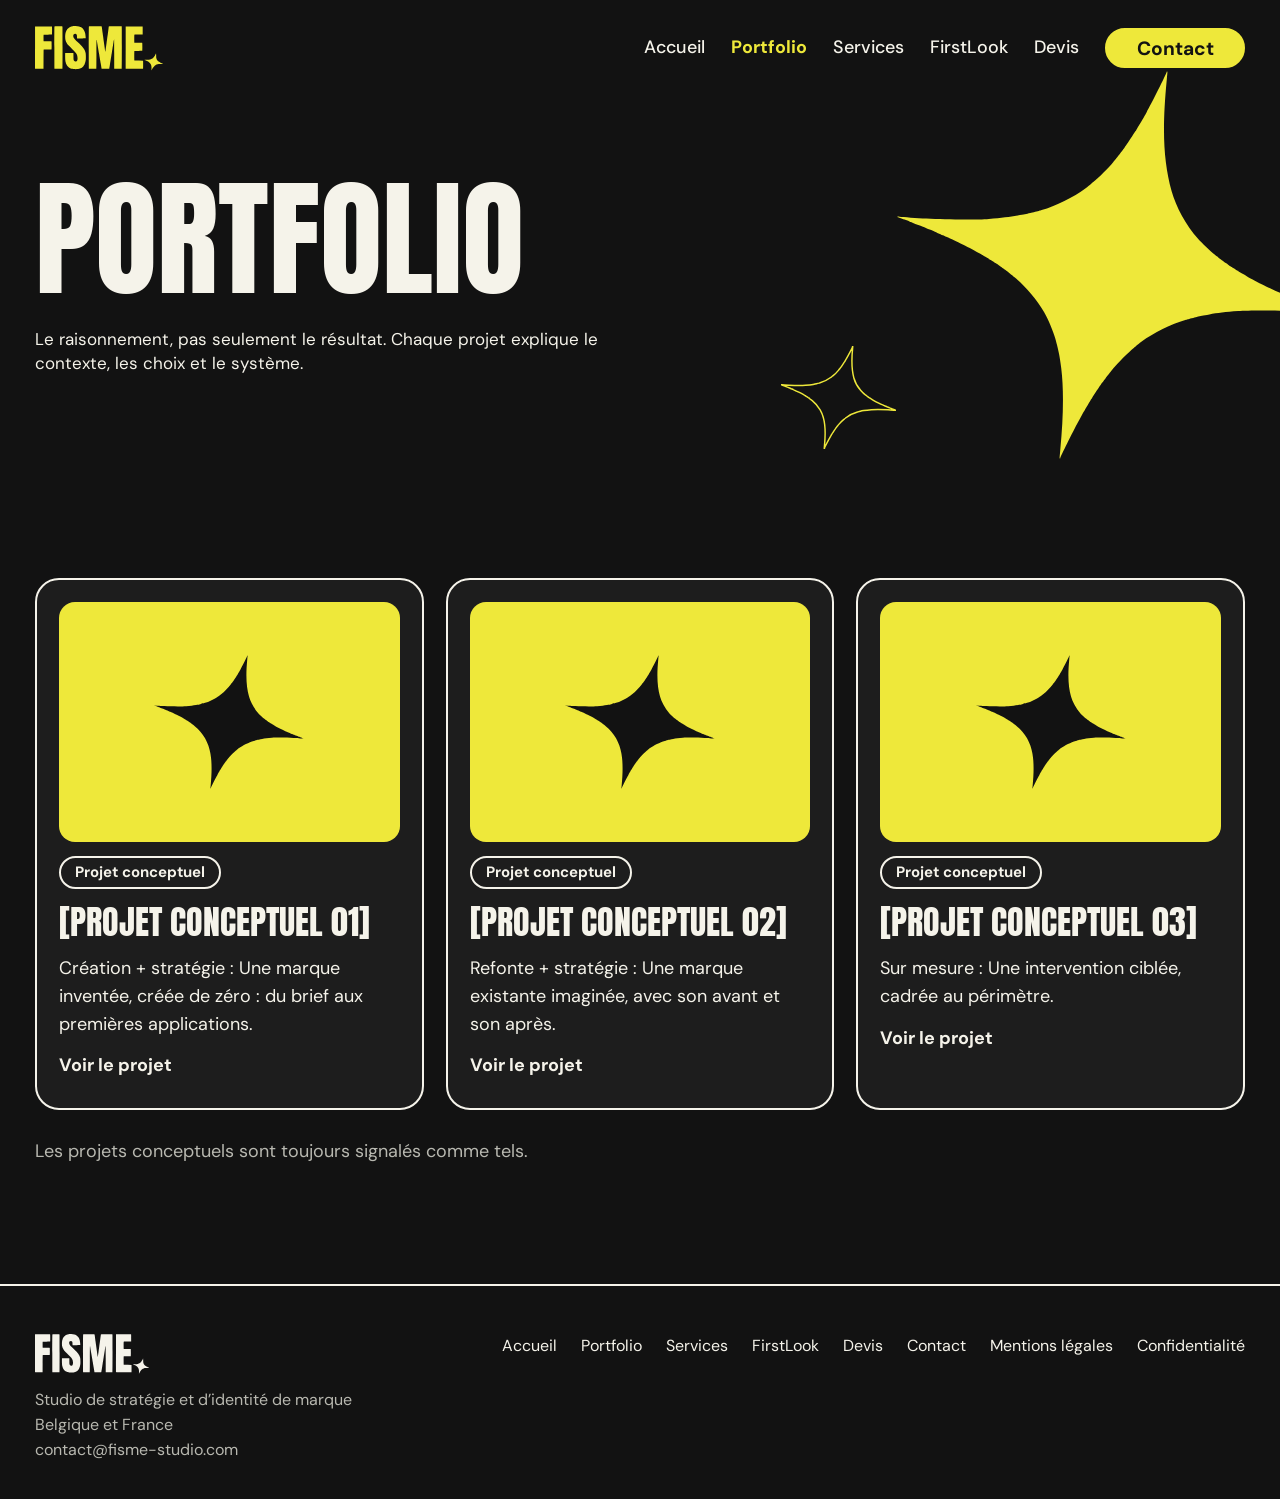
<file: portfolio.html>
<!doctype html>
<html lang="fr">
<head>
<meta charset="utf-8">
<meta name="viewport" content="width=device-width, initial-scale=1">
<title>Portfolio · FISME STUDIO</title>
<meta name="description" content="Les projets de FISME STUDIO : le contexte, les choix stratégiques et le système d’identité derrière chaque marque.">
<meta property="og:title" content="Portfolio · FISME STUDIO"><meta property="og:description" content="Les projets de FISME STUDIO : le contexte, les choix stratégiques et le système d’identité derrière chaque marque."><meta property="og:type" content="website">
<link rel="icon" href="assets/star.svg" type="image/svg+xml">
<link rel="preconnect" href="https://fonts.googleapis.com"><link rel="preconnect" href="https://fonts.gstatic.com" crossorigin>
<link rel="stylesheet" href="https://fonts.googleapis.com/css2?family=Anton&family=DM+Sans:wght@400;500;700&display=swap">
<link rel="stylesheet" href="assets/styles.css">
<script>document.documentElement.className+=' js'</script>
</head>
<body class="">
<header class="ph"><img class="deco" src="assets/star.svg" alt=""><img class="deco deco2" src="assets/star-outline.svg" alt=""><div class="wrap"><nav aria-label="Navigation principale"><a href="index.html" aria-label="FISME, accueil"><svg class="lg" viewBox="0 0 362 126" role="img" aria-label="FISME" fill="currentColor"><path d="M121.0 121.1C129.3 120.2 135.2 116.2 138.7 109.3C138.8 109.1 139.1 108.5 139.3 108.1C140.2 106.5 141.4 102.8 141.9 100.2C143.1 94.3 143.1 94.1 143.1 86.4C143.1 78.2 142.7 75.7 140.9 70.9C140.5 69.9 140.2 68.9 140.1 68.6C140.0 68.3 139.7 67.8 139.5 67.5C139.2 67.1 139.0 66.7 139.0 66.5C139.0 66.0 136.1 61.8 134.2 59.6C132.3 57.3 125.6 50.6 120.6 45.9C113.4 39.1 109.0 34.3 109.0 33.0C109.0 32.9 108.8 32.4 108.5 32.0C107.3 29.7 107.3 25.5 108.7 23.9C111.0 21.1 115.8 21.3 117.4 24.3C117.9 25.3 117.9 25.8 118.1 30.1C118.2 33.4 118.4 34.9 118.6 35.1C119.1 35.4 142.2 35.2 142.5 34.8C143.0 34.4 142.0 24.7 141.1 20.7C140.3 16.8 138.1 12.0 136.3 9.6C134.5 7.2 129.3 3.0 128.3 3.0C128.1 3.0 127.6 2.8 127.1 2.5C126.6 2.2 126.0 2.0 125.8 2.0C125.6 2.0 124.9 1.8 124.1 1.5C119.2 -0.1 111.0 -0.5 105.6 0.6C103.8 0.9 101.9 1.4 101.5 1.6C101.0 1.8 100.0 2.2 99.3 2.5C98.5 2.8 97.6 3.2 97.3 3.5C96.9 3.7 96.2 4.2 95.6 4.6C93.9 5.7 91.6 7.9 90.6 9.4C90.1 10.2 89.6 10.9 89.5 11.0C89.1 11.3 87.3 15.2 87.0 16.4C86.8 17.1 86.6 17.7 86.5 17.9C86.4 18.0 86.0 19.6 85.6 21.4C84.6 26.2 84.6 34.9 85.6 38.6C86.2 41.1 87.2 43.9 87.8 45.1C88.2 45.9 88.6 46.5 88.9 47.3C89.1 47.6 89.4 48.1 89.6 48.3C89.8 48.4 90.0 48.7 90.0 48.9C90.0 49.2 92.2 52.2 94.1 54.4C94.8 55.2 99.7 60.1 104.9 65.4C113.8 74.3 117.0 77.9 117.0 79.0C117.0 79.2 117.2 79.7 117.5 80.0C117.8 80.3 118.0 80.8 118.0 81.1C118.0 81.3 118.2 81.8 118.4 82.2C118.8 83.2 119.8 89.1 119.7 91.2C119.7 95.0 118.5 98.4 117.0 99.0C113.8 100.2 111.6 99.8 110.0 97.7C108.4 95.6 108.2 94.3 108.2 84.9C108.2 80.3 108.2 76.5 108.0 76.3C107.9 76.1 105.4 76.0 96.4 76.1L84.9 76.1L84.8 82.4C84.7 92.6 85.2 98.6 86.5 102.6C86.8 103.5 87.0 104.3 87.0 104.6C87.0 104.8 87.2 105.4 87.5 105.9C87.8 106.4 88.0 107.0 88.0 107.1C88.0 107.4 88.8 108.9 90.1 111.1C91.1 112.6 94.0 115.7 95.4 116.5C95.9 116.8 96.6 117.3 96.9 117.5C97.2 117.7 98.0 118.2 98.8 118.5C99.5 118.8 100.6 119.3 101.1 119.5C101.7 119.8 102.7 120.0 103.4 120.1C104.2 120.2 104.8 120.4 104.9 120.5C104.9 120.6 106.1 120.8 107.4 121.0C108.8 121.1 110.2 121.3 110.6 121.3C112.5 121.6 118.4 121.5 121.0 121.1ZM24.0 93.6C24.1 78.9 24.2 66.7 24.3 66.6C24.5 66.3 26.9 66.2 35.0 66.2C41.2 66.2 45.7 66.2 46.1 66.0C46.8 65.8 46.8 65.8 46.8 55.0C46.8 44.6 46.7 44.2 46.3 43.8C45.8 43.3 45.4 43.2 35.2 43.2C27.3 43.2 24.5 43.2 24.3 43.0C23.9 42.6 23.9 25.5 24.3 24.7C24.5 24.3 24.9 24.3 35.8 24.3C43.1 24.3 47.2 24.2 47.5 24.0C48.0 23.7 48.0 23.4 48.0 12.6C48.0 3.6 47.9 1.5 47.7 1.3C47.4 1.1 41.0 1.0 23.7 1.1L0.1 1.1L0.1 60.2C0.0 92.8 0.0 119.6 0.1 119.9C0.3 120.5 0.3 120.5 12.1 120.4L23.9 120.4L24.0 93.6ZM77.2 120.2C77.4 120.0 77.5 106.4 77.5 60.7C77.5 2.4 77.5 1.5 77.0 1.3C76.4 0.9 55.6 0.9 55.0 1.3C54.5 1.5 54.5 2.4 54.5 60.7C54.5 106.4 54.6 120.0 54.8 120.2C55.2 120.6 76.8 120.6 77.2 120.2ZM172.5 120.2C172.7 119.9 172.8 108.6 172.8 79.6C172.9 38.6 172.9 37.2 173.7 39.4C173.9 39.7 174.0 40.5 174.0 41.1C174.0 41.7 174.2 43.0 174.4 44.1C174.6 45.2 174.8 46.5 174.9 47.0C175.0 47.5 175.2 49.1 175.5 50.5C175.9 53.0 176.5 56.0 177.5 62.3C178.9 70.5 179.8 75.7 180.5 79.6C180.8 81.0 181.0 82.8 181.1 83.6C181.2 84.5 181.4 85.5 181.5 85.9C181.6 86.3 181.9 87.8 182.1 89.2C182.6 92.7 182.9 94.6 183.5 97.6C183.8 99.0 184.0 100.5 184.1 101.0C184.1 101.5 184.4 102.8 184.6 104.0C184.8 105.2 185.2 107.5 185.5 109.2C185.8 111.0 186.2 113.6 186.5 115.1C186.8 116.6 187.0 118.2 187.0 118.7C187.0 120.5 186.8 120.5 198.2 120.5C209.6 120.5 208.8 120.6 209.1 118.6C209.3 117.4 209.7 114.9 210.4 110.8C210.6 109.6 210.9 107.5 211.1 106.1C211.3 104.8 211.7 102.3 212.0 100.6C212.3 99.0 212.6 96.5 212.9 95.1C213.3 92.5 213.7 89.5 214.5 85.1C214.8 83.6 215.1 81.5 215.2 80.5C215.4 79.5 215.7 77.3 216.0 75.8C216.2 74.2 216.6 71.6 216.8 70.1C217.1 68.6 217.4 66.9 217.5 66.4C217.6 65.8 217.8 64.7 217.9 64.0C218.0 63.2 218.2 61.4 218.5 60.0C218.8 58.6 219.1 56.5 219.3 55.5C219.4 54.5 219.7 52.5 219.9 51.1C220.1 49.8 220.3 48.2 220.5 47.6C220.6 47.1 220.8 45.5 221.0 44.1C221.2 42.8 221.4 41.5 221.5 41.3C221.6 41.0 221.8 40.1 222.0 39.1C222.2 38.1 222.4 37.3 222.5 37.3C222.7 37.2 222.8 55.8 222.8 78.6C222.8 110.4 222.8 120.0 223.0 120.2C223.5 120.6 243.5 120.6 243.9 120.2C244.4 119.8 244.4 1.7 244.0 1.3C243.7 1.1 239.4 1.0 226.0 1.0C205.5 1.0 207.7 0.6 207.2 4.3C207.1 5.4 206.8 7.5 206.6 8.9C206.4 10.2 206.2 12.3 206.0 13.5C205.9 14.7 205.6 16.3 205.5 17.1C205.3 17.9 205.1 19.9 204.9 21.5C204.7 23.1 204.4 25.2 204.3 26.2C203.7 30.2 203.1 34.0 202.7 37.0C202.6 38.2 202.3 40.6 202.0 42.5C201.7 44.4 201.4 46.8 201.3 47.9C201.1 49.0 200.9 50.7 200.7 51.8C200.6 52.8 200.3 54.9 200.1 56.4C199.9 57.9 199.7 59.7 199.5 60.4C199.4 61.1 199.1 62.7 199.0 64.1C198.7 66.9 198.1 71.0 197.8 71.6C197.4 72.7 197.0 71.6 197.0 69.5C197.0 68.7 196.9 67.6 196.8 66.9C196.6 66.2 196.4 64.6 196.3 63.4C196.1 62.1 195.8 60.0 195.6 58.7C195.4 57.4 195.1 55.1 194.9 53.6C194.1 47.6 194.0 46.5 193.5 43.5C193.1 40.6 192.9 39.3 192.2 34.1C192.1 33.0 191.8 30.7 191.5 29.0C191.2 27.3 190.9 25.0 190.8 23.9C190.1 18.4 189.9 17.4 189.5 14.6C189.2 13.0 189.0 10.7 188.9 9.6C188.8 8.5 188.6 7.4 188.5 7.1C188.4 6.8 188.2 5.5 188.1 4.2C187.8 0.6 189.9 1.0 169.5 1.0C159.9 1.0 151.9 1.1 151.6 1.2C151.1 1.4 151.0 119.7 151.6 120.2C152.0 120.7 172.1 120.6 172.5 120.2ZM304.0 120.2C304.2 119.9 304.2 116.7 304.2 108.6L304.1 97.4L292.0 97.2C285.3 97.2 279.7 97.0 279.6 96.9C279.1 96.6 279.1 70.7 279.6 70.3C279.8 70.1 282.6 70.0 290.6 70.0C298.7 70.0 301.5 69.9 301.7 69.7C302.1 69.3 302.1 48.5 301.7 47.7C301.5 47.3 301.1 47.2 290.7 47.2C282.6 47.2 279.8 47.2 279.6 47.0C279.1 46.5 279.1 24.6 279.6 24.3C279.7 24.2 285.1 24.1 291.4 24.0L302.9 23.9L302.9 12.7C303.0 3.5 302.9 1.5 302.7 1.3C302.4 1.1 296.1 1.0 278.7 1.1L255.1 1.1L255.1 60.2C255.0 92.8 255.0 119.6 255.1 119.9C255.3 120.5 255.3 120.5 279.5 120.5C299.6 120.5 303.7 120.4 304.0 120.2Z"/><path class="pt" d="M327.8 124.2C327.8 124.0 328.0 123.6 328.4 123.3C328.7 123.0 329.0 122.6 329.0 122.5C329.0 122.2 331.2 118.3 331.5 118.0C331.6 117.9 332.0 117.3 332.5 116.5C333.6 114.7 337.6 110.7 338.9 110.1C339.4 109.8 340.1 109.5 340.4 109.3C341.8 108.5 343.0 108.1 344.0 107.9C344.6 107.8 345.6 107.6 346.2 107.3C347.1 107.1 348.7 107.0 353.5 107.0C361.3 107.0 361.8 106.8 358.1 105.6C356.9 105.2 355.6 104.7 355.3 104.4C355.0 104.2 354.5 104.0 354.3 104.0C354.1 104.0 353.7 103.8 353.3 103.5C353.0 103.2 352.5 103.0 352.4 103.0C352.0 103.0 351.4 102.6 348.9 100.9C346.1 99.1 342.0 94.2 342.0 92.8C342.0 92.6 341.8 91.8 341.5 90.9C341.0 89.5 340.9 88.8 340.9 83.4C340.8 79.2 340.7 77.4 340.5 77.3C340.4 77.3 340.2 77.4 340.1 77.7C339.8 78.6 337.8 82.8 337.5 83.0C337.4 83.1 337.0 83.8 336.5 84.6C336.1 85.4 335.6 86.0 335.5 86.0C335.4 86.0 335.2 86.2 335.1 86.4C334.8 87.3 330.0 92.0 329.4 92.0C329.3 92.0 328.9 92.2 328.6 92.4C327.7 93.0 326.7 93.4 324.0 94.2C322.0 94.8 321.4 94.8 315.1 95.0C309.4 95.1 308.4 95.2 308.4 95.5C308.4 95.7 308.7 95.9 309.3 96.0C309.7 96.1 310.5 96.3 310.9 96.5C311.3 96.8 312.4 97.3 313.4 97.6C314.4 98.0 315.4 98.5 315.5 98.7C315.7 98.8 316.0 99.0 316.2 99.0C316.5 99.0 316.9 99.2 317.1 99.5C317.4 99.8 317.7 100.0 317.8 100.0C318.9 100.0 324.1 104.8 325.1 106.9C325.3 107.1 325.5 107.6 325.7 107.9C327.1 110.4 327.9 115.0 327.7 119.8C327.6 121.8 327.5 123.6 327.4 123.9C327.3 124.3 327.3 124.5 327.5 124.5C327.6 124.5 327.8 124.4 327.8 124.2Z"/></svg></a><button class="mb" aria-expanded="false" aria-controls="mn">Menu</button><ul id="mn"><li><a href="index.html">Accueil</a></li><li><a href="portfolio.html" class=on aria-current=page>Portfolio</a></li><li><a href="services.html">Services</a></li><li><a href="firstlook.html">FirstLook</a></li><li><a href="devis.html">Devis</a></li><li><a class="btn" href="contact.html">Contact</a></li></ul></nav><h1>Portfolio</h1><p class="lead">Le raisonnement, pas seulement le résultat. Chaque projet explique le contexte, les choix et le système.</p></div></header><main><section class="s"><div class="wrap"><div class="grid"><a class="pcard" href="projet-01.html"><div class="shape"><img src="assets/star-ink.svg" alt=""></div><span class="tag">Projet conceptuel</span><h3>[Projet conceptuel 01]</h3><p>Création + stratégie : Une marque inventée, créée de zéro : du brief aux premières applications.</p><p><b>Voir le projet</b></p></a><a class="pcard" href="projet-02.html"><div class="shape"><img src="assets/star-ink.svg" alt=""></div><span class="tag">Projet conceptuel</span><h3>[Projet conceptuel 02]</h3><p>Refonte + stratégie : Une marque existante imaginée, avec son avant et son après.</p><p><b>Voir le projet</b></p></a><a class="pcard" href="projet-03.html"><div class="shape"><img src="assets/star-ink.svg" alt=""></div><span class="tag">Projet conceptuel</span><h3>[Projet conceptuel 03]</h3><p>Sur mesure : Une intervention ciblée, cadrée au périmètre.</p><p><b>Voir le projet</b></p></a></div><p class="mut" style="margin-top:28px">Les projets conceptuels sont toujours signalés comme tels.</p></div></section></main>
<footer><div class="wrap"><div class="fr"><div><svg class="lg" viewBox="0 0 362 126" role="img" aria-label="FISME" fill="currentColor"><path d="M121.0 121.1C129.3 120.2 135.2 116.2 138.7 109.3C138.8 109.1 139.1 108.5 139.3 108.1C140.2 106.5 141.4 102.8 141.9 100.2C143.1 94.3 143.1 94.1 143.1 86.4C143.1 78.2 142.7 75.7 140.9 70.9C140.5 69.9 140.2 68.9 140.1 68.6C140.0 68.3 139.7 67.8 139.5 67.5C139.2 67.1 139.0 66.7 139.0 66.5C139.0 66.0 136.1 61.8 134.2 59.6C132.3 57.3 125.6 50.6 120.6 45.9C113.4 39.1 109.0 34.3 109.0 33.0C109.0 32.9 108.8 32.4 108.5 32.0C107.3 29.7 107.3 25.5 108.7 23.9C111.0 21.1 115.8 21.3 117.4 24.3C117.9 25.3 117.9 25.8 118.1 30.1C118.2 33.4 118.4 34.9 118.6 35.1C119.1 35.4 142.2 35.2 142.5 34.8C143.0 34.4 142.0 24.7 141.1 20.7C140.3 16.8 138.1 12.0 136.3 9.6C134.5 7.2 129.3 3.0 128.3 3.0C128.1 3.0 127.6 2.8 127.1 2.5C126.6 2.2 126.0 2.0 125.8 2.0C125.6 2.0 124.9 1.8 124.1 1.5C119.2 -0.1 111.0 -0.5 105.6 0.6C103.8 0.9 101.9 1.4 101.5 1.6C101.0 1.8 100.0 2.2 99.3 2.5C98.5 2.8 97.6 3.2 97.3 3.5C96.9 3.7 96.2 4.2 95.6 4.6C93.9 5.7 91.6 7.9 90.6 9.4C90.1 10.2 89.6 10.9 89.5 11.0C89.1 11.3 87.3 15.2 87.0 16.4C86.8 17.1 86.6 17.7 86.5 17.9C86.4 18.0 86.0 19.6 85.6 21.4C84.6 26.2 84.6 34.9 85.6 38.6C86.2 41.1 87.2 43.9 87.8 45.1C88.2 45.9 88.6 46.5 88.9 47.3C89.1 47.6 89.4 48.1 89.6 48.3C89.8 48.4 90.0 48.7 90.0 48.9C90.0 49.2 92.2 52.2 94.1 54.4C94.8 55.2 99.7 60.1 104.9 65.4C113.8 74.3 117.0 77.9 117.0 79.0C117.0 79.2 117.2 79.7 117.5 80.0C117.8 80.3 118.0 80.8 118.0 81.1C118.0 81.3 118.2 81.8 118.4 82.2C118.8 83.2 119.8 89.1 119.7 91.2C119.7 95.0 118.5 98.4 117.0 99.0C113.8 100.2 111.6 99.8 110.0 97.7C108.4 95.6 108.2 94.3 108.2 84.9C108.2 80.3 108.2 76.5 108.0 76.3C107.9 76.1 105.4 76.0 96.4 76.1L84.9 76.1L84.8 82.4C84.7 92.6 85.2 98.6 86.5 102.6C86.8 103.5 87.0 104.3 87.0 104.6C87.0 104.8 87.2 105.4 87.5 105.9C87.8 106.4 88.0 107.0 88.0 107.1C88.0 107.4 88.8 108.9 90.1 111.1C91.1 112.6 94.0 115.7 95.4 116.5C95.9 116.8 96.6 117.3 96.9 117.5C97.2 117.7 98.0 118.2 98.8 118.5C99.5 118.8 100.6 119.3 101.1 119.5C101.7 119.8 102.7 120.0 103.4 120.1C104.2 120.2 104.8 120.4 104.9 120.5C104.9 120.6 106.1 120.8 107.4 121.0C108.8 121.1 110.2 121.3 110.6 121.3C112.5 121.6 118.4 121.5 121.0 121.1ZM24.0 93.6C24.1 78.9 24.2 66.7 24.3 66.6C24.5 66.3 26.9 66.2 35.0 66.2C41.2 66.2 45.7 66.2 46.1 66.0C46.8 65.8 46.8 65.8 46.8 55.0C46.8 44.6 46.7 44.2 46.3 43.8C45.8 43.3 45.4 43.2 35.2 43.2C27.3 43.2 24.5 43.2 24.3 43.0C23.9 42.6 23.9 25.5 24.3 24.7C24.5 24.3 24.9 24.3 35.8 24.3C43.1 24.3 47.2 24.2 47.5 24.0C48.0 23.7 48.0 23.4 48.0 12.6C48.0 3.6 47.9 1.5 47.7 1.3C47.4 1.1 41.0 1.0 23.7 1.1L0.1 1.1L0.1 60.2C0.0 92.8 0.0 119.6 0.1 119.9C0.3 120.5 0.3 120.5 12.1 120.4L23.9 120.4L24.0 93.6ZM77.2 120.2C77.4 120.0 77.5 106.4 77.5 60.7C77.5 2.4 77.5 1.5 77.0 1.3C76.4 0.9 55.6 0.9 55.0 1.3C54.5 1.5 54.5 2.4 54.5 60.7C54.5 106.4 54.6 120.0 54.8 120.2C55.2 120.6 76.8 120.6 77.2 120.2ZM172.5 120.2C172.7 119.9 172.8 108.6 172.8 79.6C172.9 38.6 172.9 37.2 173.7 39.4C173.9 39.7 174.0 40.5 174.0 41.1C174.0 41.7 174.2 43.0 174.4 44.1C174.6 45.2 174.8 46.5 174.9 47.0C175.0 47.5 175.2 49.1 175.5 50.5C175.9 53.0 176.5 56.0 177.5 62.3C178.9 70.5 179.8 75.7 180.5 79.6C180.8 81.0 181.0 82.8 181.1 83.6C181.2 84.5 181.4 85.5 181.5 85.9C181.6 86.3 181.9 87.8 182.1 89.2C182.6 92.7 182.9 94.6 183.5 97.6C183.8 99.0 184.0 100.5 184.1 101.0C184.1 101.5 184.4 102.8 184.6 104.0C184.8 105.2 185.2 107.5 185.5 109.2C185.8 111.0 186.2 113.6 186.5 115.1C186.8 116.6 187.0 118.2 187.0 118.7C187.0 120.5 186.8 120.5 198.2 120.5C209.6 120.5 208.8 120.6 209.1 118.6C209.3 117.4 209.7 114.9 210.4 110.8C210.6 109.6 210.9 107.5 211.1 106.1C211.3 104.8 211.7 102.3 212.0 100.6C212.3 99.0 212.6 96.5 212.9 95.1C213.3 92.5 213.7 89.5 214.5 85.1C214.8 83.6 215.1 81.5 215.2 80.5C215.4 79.5 215.7 77.3 216.0 75.8C216.2 74.2 216.6 71.6 216.8 70.1C217.1 68.6 217.4 66.9 217.5 66.4C217.6 65.8 217.8 64.7 217.9 64.0C218.0 63.2 218.2 61.4 218.5 60.0C218.8 58.6 219.1 56.5 219.3 55.5C219.4 54.5 219.7 52.5 219.9 51.1C220.1 49.8 220.3 48.2 220.5 47.6C220.6 47.1 220.8 45.5 221.0 44.1C221.2 42.8 221.4 41.5 221.5 41.3C221.6 41.0 221.8 40.1 222.0 39.1C222.2 38.1 222.4 37.3 222.5 37.3C222.7 37.2 222.8 55.8 222.8 78.6C222.8 110.4 222.8 120.0 223.0 120.2C223.5 120.6 243.5 120.6 243.9 120.2C244.4 119.8 244.4 1.7 244.0 1.3C243.7 1.1 239.4 1.0 226.0 1.0C205.5 1.0 207.7 0.6 207.2 4.3C207.1 5.4 206.8 7.5 206.6 8.9C206.4 10.2 206.2 12.3 206.0 13.5C205.9 14.7 205.6 16.3 205.5 17.1C205.3 17.9 205.1 19.9 204.9 21.5C204.7 23.1 204.4 25.2 204.3 26.2C203.7 30.2 203.1 34.0 202.7 37.0C202.6 38.2 202.3 40.6 202.0 42.5C201.7 44.4 201.4 46.8 201.3 47.9C201.1 49.0 200.9 50.7 200.7 51.8C200.6 52.8 200.3 54.9 200.1 56.4C199.9 57.9 199.7 59.7 199.5 60.4C199.4 61.1 199.1 62.7 199.0 64.1C198.7 66.9 198.1 71.0 197.8 71.6C197.4 72.7 197.0 71.6 197.0 69.5C197.0 68.7 196.9 67.6 196.8 66.9C196.6 66.2 196.4 64.6 196.3 63.4C196.1 62.1 195.8 60.0 195.6 58.7C195.4 57.4 195.1 55.1 194.9 53.6C194.1 47.6 194.0 46.5 193.5 43.5C193.1 40.6 192.9 39.3 192.2 34.1C192.1 33.0 191.8 30.7 191.5 29.0C191.2 27.3 190.9 25.0 190.8 23.9C190.1 18.4 189.9 17.4 189.5 14.6C189.2 13.0 189.0 10.7 188.9 9.6C188.8 8.5 188.6 7.4 188.5 7.1C188.4 6.8 188.2 5.5 188.1 4.2C187.8 0.6 189.9 1.0 169.5 1.0C159.9 1.0 151.9 1.1 151.6 1.2C151.1 1.4 151.0 119.7 151.6 120.2C152.0 120.7 172.1 120.6 172.5 120.2ZM304.0 120.2C304.2 119.9 304.2 116.7 304.2 108.6L304.1 97.4L292.0 97.2C285.3 97.2 279.7 97.0 279.6 96.9C279.1 96.6 279.1 70.7 279.6 70.3C279.8 70.1 282.6 70.0 290.6 70.0C298.7 70.0 301.5 69.9 301.7 69.7C302.1 69.3 302.1 48.5 301.7 47.7C301.5 47.3 301.1 47.2 290.7 47.2C282.6 47.2 279.8 47.2 279.6 47.0C279.1 46.5 279.1 24.6 279.6 24.3C279.7 24.2 285.1 24.1 291.4 24.0L302.9 23.9L302.9 12.7C303.0 3.5 302.9 1.5 302.7 1.3C302.4 1.1 296.1 1.0 278.7 1.1L255.1 1.1L255.1 60.2C255.0 92.8 255.0 119.6 255.1 119.9C255.3 120.5 255.3 120.5 279.5 120.5C299.6 120.5 303.7 120.4 304.0 120.2Z"/><path class="pt" d="M327.8 124.2C327.8 124.0 328.0 123.6 328.4 123.3C328.7 123.0 329.0 122.6 329.0 122.5C329.0 122.2 331.2 118.3 331.5 118.0C331.6 117.9 332.0 117.3 332.5 116.5C333.6 114.7 337.6 110.7 338.9 110.1C339.4 109.8 340.1 109.5 340.4 109.3C341.8 108.5 343.0 108.1 344.0 107.9C344.6 107.8 345.6 107.6 346.2 107.3C347.1 107.1 348.7 107.0 353.5 107.0C361.3 107.0 361.8 106.8 358.1 105.6C356.9 105.2 355.6 104.7 355.3 104.4C355.0 104.2 354.5 104.0 354.3 104.0C354.1 104.0 353.7 103.8 353.3 103.5C353.0 103.2 352.5 103.0 352.4 103.0C352.0 103.0 351.4 102.6 348.9 100.9C346.1 99.1 342.0 94.2 342.0 92.8C342.0 92.6 341.8 91.8 341.5 90.9C341.0 89.5 340.9 88.8 340.9 83.4C340.8 79.2 340.7 77.4 340.5 77.3C340.4 77.3 340.2 77.4 340.1 77.7C339.8 78.6 337.8 82.8 337.5 83.0C337.4 83.1 337.0 83.8 336.5 84.6C336.1 85.4 335.6 86.0 335.5 86.0C335.4 86.0 335.2 86.2 335.1 86.4C334.8 87.3 330.0 92.0 329.4 92.0C329.3 92.0 328.9 92.2 328.6 92.4C327.7 93.0 326.7 93.4 324.0 94.2C322.0 94.8 321.4 94.8 315.1 95.0C309.4 95.1 308.4 95.2 308.4 95.5C308.4 95.7 308.7 95.9 309.3 96.0C309.7 96.1 310.5 96.3 310.9 96.5C311.3 96.8 312.4 97.3 313.4 97.6C314.4 98.0 315.4 98.5 315.5 98.7C315.7 98.8 316.0 99.0 316.2 99.0C316.5 99.0 316.9 99.2 317.1 99.5C317.4 99.8 317.7 100.0 317.8 100.0C318.9 100.0 324.1 104.8 325.1 106.9C325.3 107.1 325.5 107.6 325.7 107.9C327.1 110.4 327.9 115.0 327.7 119.8C327.6 121.8 327.5 123.6 327.4 123.9C327.3 124.3 327.3 124.5 327.5 124.5C327.6 124.5 327.8 124.4 327.8 124.2Z"/></svg><p class="mut" style="margin:14px 0 0">Studio de stratégie et d’identité de marque<br>Belgique et France<br><a href="mailto:contact@fisme-studio.com">contact@fisme-studio.com</a></p></div>
<ul><li><a href="index.html">Accueil</a></li><li><a href="portfolio.html">Portfolio</a></li><li><a href="services.html">Services</a></li><li><a href="firstlook.html">FirstLook</a></li><li><a href="devis.html">Devis</a></li><li><a href="contact.html">Contact</a></li><li><a href="mentions-legales.html">Mentions légales</a></li><li><a href="confidentialite.html">Confidentialité</a></li></ul></div></div></footer>
<script src="assets/main.js" defer></script>
</body>
</html>
</file>
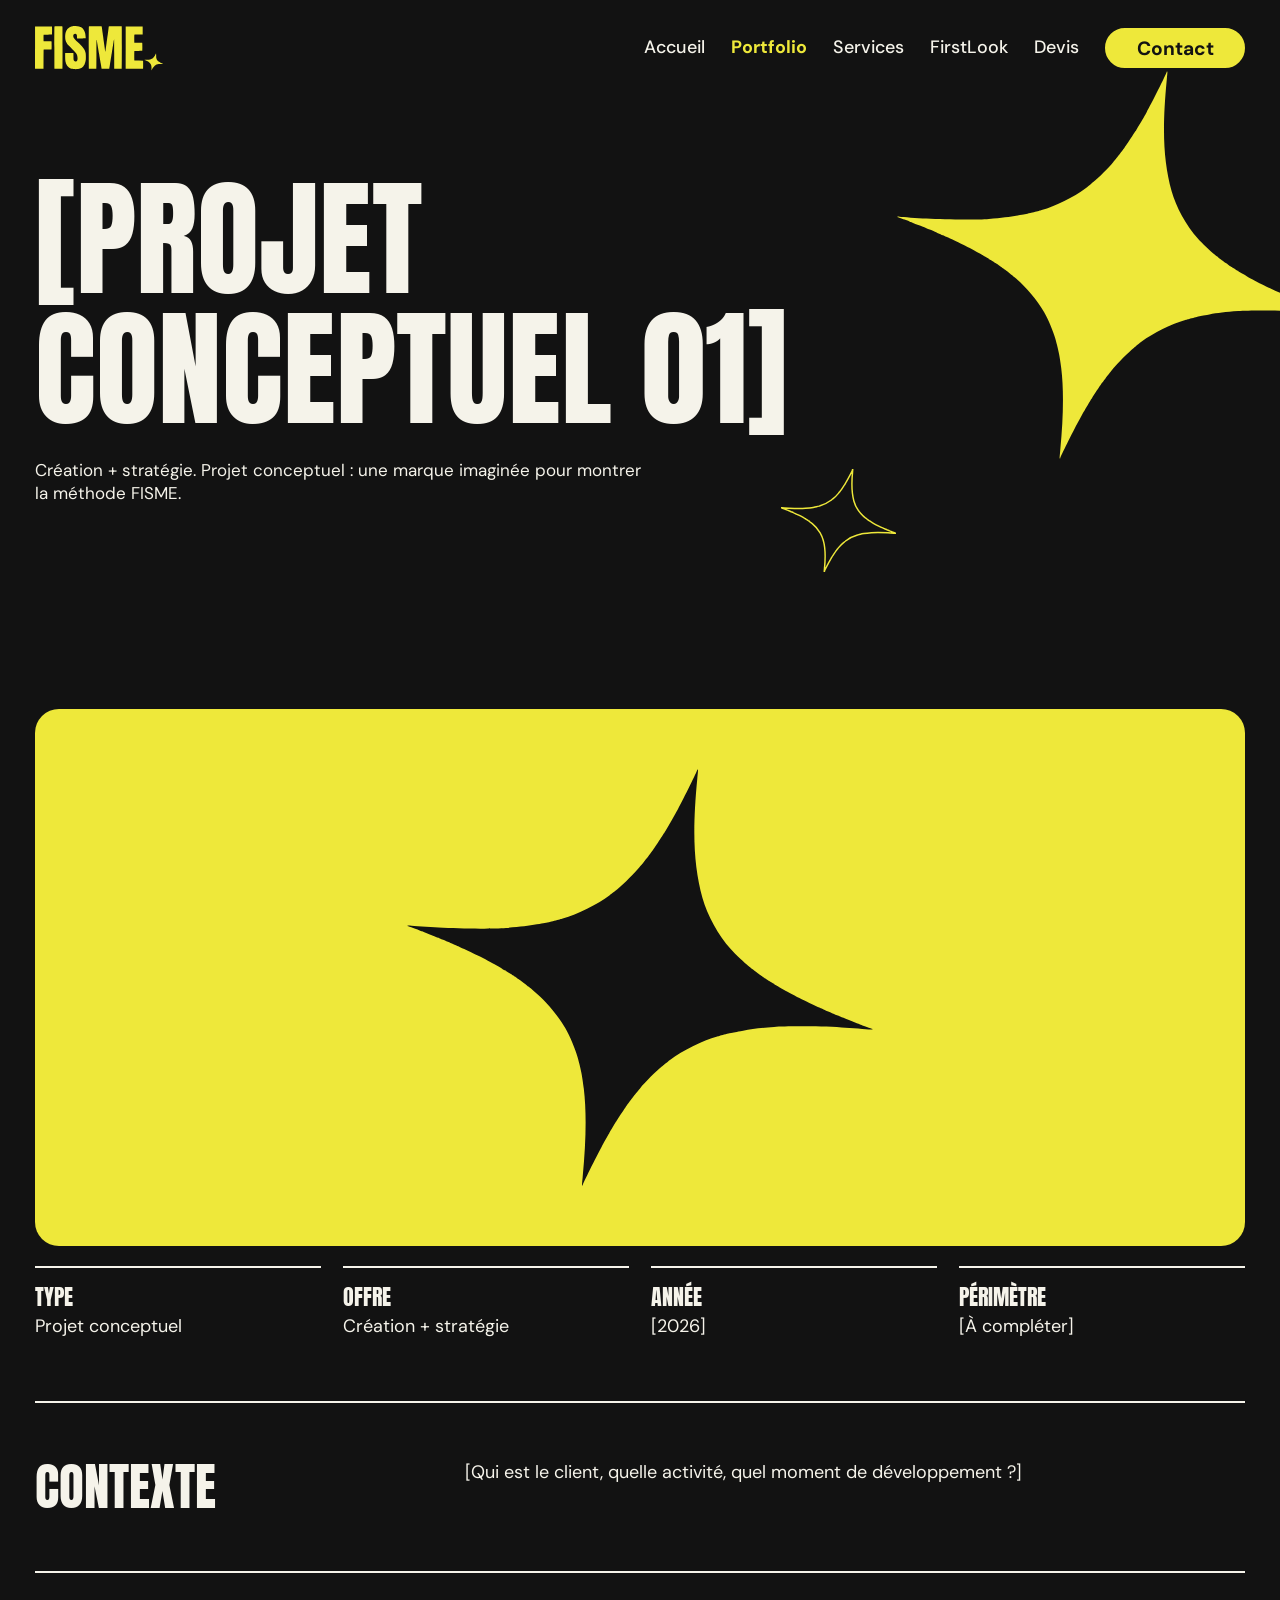
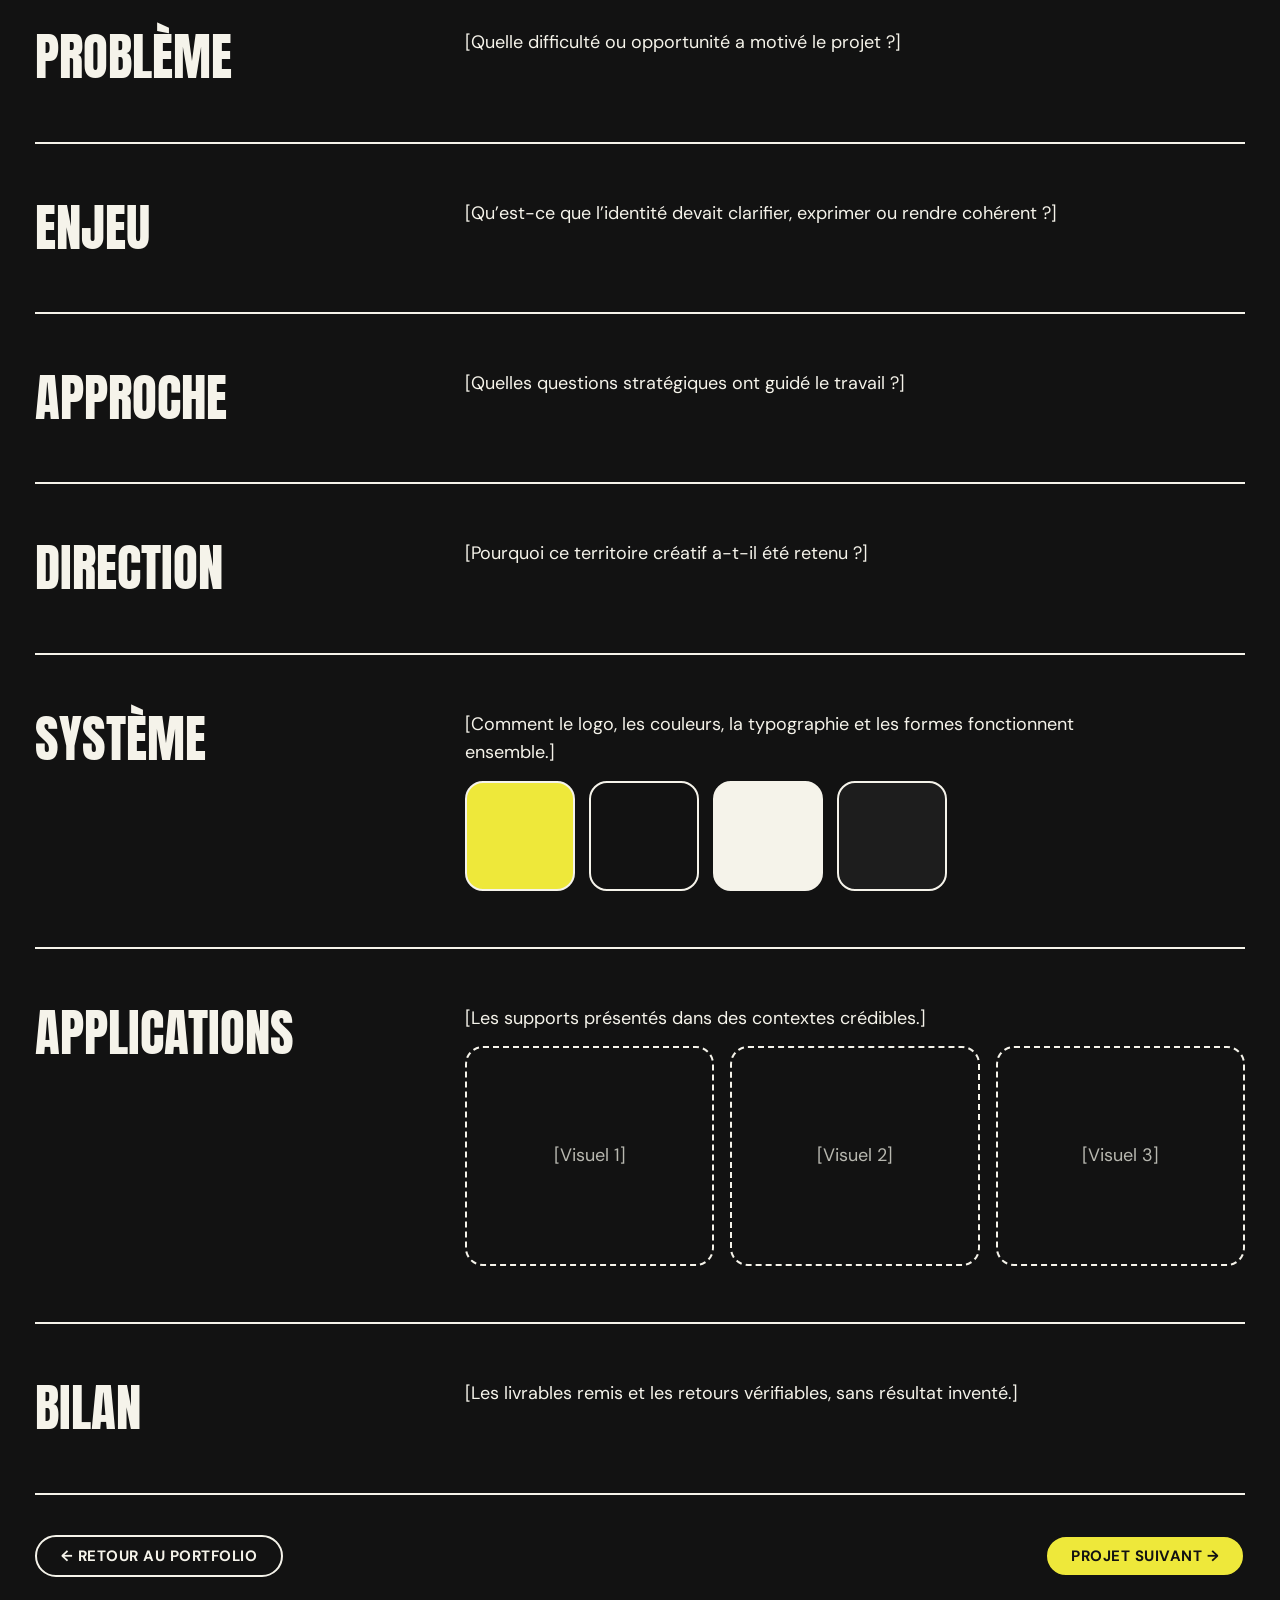
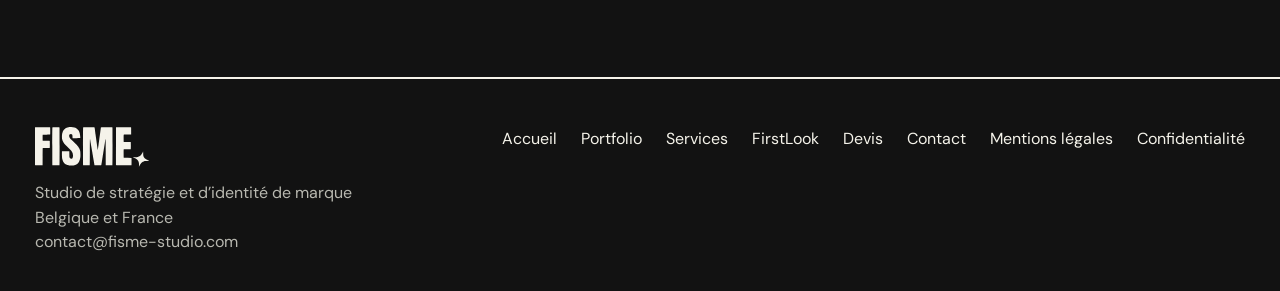
<file: projet-01.html>
<!doctype html>
<html lang="fr">
<head>
<meta charset="utf-8">
<meta name="viewport" content="width=device-width, initial-scale=1">
<title>[Projet conceptuel 01] · Portfolio · FISME STUDIO</title>
<meta name="description" content="Création + stratégie. Étude de cas conceptuelle FISME STUDIO.">
<meta property="og:title" content="[Projet conceptuel 01] · Portfolio · FISME STUDIO"><meta property="og:description" content="Création + stratégie. Étude de cas conceptuelle FISME STUDIO."><meta property="og:type" content="website">
<link rel="icon" href="assets/star.svg" type="image/svg+xml">
<link rel="preconnect" href="https://fonts.googleapis.com"><link rel="preconnect" href="https://fonts.gstatic.com" crossorigin>
<link rel="stylesheet" href="https://fonts.googleapis.com/css2?family=Anton&family=DM+Sans:wght@400;500;700&display=swap">
<link rel="stylesheet" href="assets/styles.css">
<script>document.documentElement.className+=' js'</script>
</head>
<body class="">
<header class="ph"><img class="deco" src="assets/star.svg" alt=""><img class="deco deco2" src="assets/star-outline.svg" alt=""><div class="wrap"><nav aria-label="Navigation principale"><a href="index.html" aria-label="FISME, accueil"><svg class="lg" viewBox="0 0 362 126" role="img" aria-label="FISME" fill="currentColor"><path d="M121.0 121.1C129.3 120.2 135.2 116.2 138.7 109.3C138.8 109.1 139.1 108.5 139.3 108.1C140.2 106.5 141.4 102.8 141.9 100.2C143.1 94.3 143.1 94.1 143.1 86.4C143.1 78.2 142.7 75.7 140.9 70.9C140.5 69.9 140.2 68.9 140.1 68.6C140.0 68.3 139.7 67.8 139.5 67.5C139.2 67.1 139.0 66.7 139.0 66.5C139.0 66.0 136.1 61.8 134.2 59.6C132.3 57.3 125.6 50.6 120.6 45.9C113.4 39.1 109.0 34.3 109.0 33.0C109.0 32.9 108.8 32.4 108.5 32.0C107.3 29.7 107.3 25.5 108.7 23.9C111.0 21.1 115.8 21.3 117.4 24.3C117.9 25.3 117.9 25.8 118.1 30.1C118.2 33.4 118.4 34.9 118.6 35.1C119.1 35.4 142.2 35.2 142.5 34.8C143.0 34.4 142.0 24.7 141.1 20.7C140.3 16.8 138.1 12.0 136.3 9.6C134.5 7.2 129.3 3.0 128.3 3.0C128.1 3.0 127.6 2.8 127.1 2.5C126.6 2.2 126.0 2.0 125.8 2.0C125.6 2.0 124.9 1.8 124.1 1.5C119.2 -0.1 111.0 -0.5 105.6 0.6C103.8 0.9 101.9 1.4 101.5 1.6C101.0 1.8 100.0 2.2 99.3 2.5C98.5 2.8 97.6 3.2 97.3 3.5C96.9 3.7 96.2 4.2 95.6 4.6C93.9 5.7 91.6 7.9 90.6 9.4C90.1 10.2 89.6 10.9 89.5 11.0C89.1 11.3 87.3 15.2 87.0 16.4C86.8 17.1 86.6 17.7 86.5 17.9C86.4 18.0 86.0 19.6 85.6 21.4C84.6 26.2 84.6 34.9 85.6 38.6C86.2 41.1 87.2 43.9 87.8 45.1C88.2 45.9 88.6 46.5 88.9 47.3C89.1 47.6 89.4 48.1 89.6 48.3C89.8 48.4 90.0 48.7 90.0 48.9C90.0 49.2 92.2 52.2 94.1 54.4C94.8 55.2 99.7 60.1 104.9 65.4C113.8 74.3 117.0 77.9 117.0 79.0C117.0 79.2 117.2 79.7 117.5 80.0C117.8 80.3 118.0 80.8 118.0 81.1C118.0 81.3 118.2 81.8 118.4 82.2C118.8 83.2 119.8 89.1 119.7 91.2C119.7 95.0 118.5 98.4 117.0 99.0C113.8 100.2 111.6 99.8 110.0 97.7C108.4 95.6 108.2 94.3 108.2 84.9C108.2 80.3 108.2 76.5 108.0 76.3C107.9 76.1 105.4 76.0 96.4 76.1L84.9 76.1L84.8 82.4C84.7 92.6 85.2 98.6 86.5 102.6C86.8 103.5 87.0 104.3 87.0 104.6C87.0 104.8 87.2 105.4 87.5 105.9C87.8 106.4 88.0 107.0 88.0 107.1C88.0 107.4 88.8 108.9 90.1 111.1C91.1 112.6 94.0 115.7 95.4 116.5C95.9 116.8 96.6 117.3 96.9 117.5C97.2 117.7 98.0 118.2 98.8 118.5C99.5 118.8 100.6 119.3 101.1 119.5C101.7 119.8 102.7 120.0 103.4 120.1C104.2 120.2 104.8 120.4 104.9 120.5C104.9 120.6 106.1 120.8 107.4 121.0C108.8 121.1 110.2 121.3 110.6 121.3C112.5 121.6 118.4 121.5 121.0 121.1ZM24.0 93.6C24.1 78.9 24.2 66.7 24.3 66.6C24.5 66.3 26.9 66.2 35.0 66.2C41.2 66.2 45.7 66.2 46.1 66.0C46.8 65.8 46.8 65.8 46.8 55.0C46.8 44.6 46.7 44.2 46.3 43.8C45.8 43.3 45.4 43.2 35.2 43.2C27.3 43.2 24.5 43.2 24.3 43.0C23.9 42.6 23.9 25.5 24.3 24.7C24.5 24.3 24.9 24.3 35.8 24.3C43.1 24.3 47.2 24.2 47.5 24.0C48.0 23.7 48.0 23.4 48.0 12.6C48.0 3.6 47.9 1.5 47.7 1.3C47.4 1.1 41.0 1.0 23.7 1.1L0.1 1.1L0.1 60.2C0.0 92.8 0.0 119.6 0.1 119.9C0.3 120.5 0.3 120.5 12.1 120.4L23.9 120.4L24.0 93.6ZM77.2 120.2C77.4 120.0 77.5 106.4 77.5 60.7C77.5 2.4 77.5 1.5 77.0 1.3C76.4 0.9 55.6 0.9 55.0 1.3C54.5 1.5 54.5 2.4 54.5 60.7C54.5 106.4 54.6 120.0 54.8 120.2C55.2 120.6 76.8 120.6 77.2 120.2ZM172.5 120.2C172.7 119.9 172.8 108.6 172.8 79.6C172.9 38.6 172.9 37.2 173.7 39.4C173.9 39.7 174.0 40.5 174.0 41.1C174.0 41.7 174.2 43.0 174.4 44.1C174.6 45.2 174.8 46.5 174.9 47.0C175.0 47.5 175.2 49.1 175.5 50.5C175.9 53.0 176.5 56.0 177.5 62.3C178.9 70.5 179.8 75.7 180.5 79.6C180.8 81.0 181.0 82.8 181.1 83.6C181.2 84.5 181.4 85.5 181.5 85.9C181.6 86.3 181.9 87.8 182.1 89.2C182.6 92.7 182.9 94.6 183.5 97.6C183.8 99.0 184.0 100.5 184.1 101.0C184.1 101.5 184.4 102.8 184.6 104.0C184.8 105.2 185.2 107.5 185.5 109.2C185.8 111.0 186.2 113.6 186.5 115.1C186.8 116.6 187.0 118.2 187.0 118.7C187.0 120.5 186.8 120.5 198.2 120.5C209.6 120.5 208.8 120.6 209.1 118.6C209.3 117.4 209.7 114.9 210.4 110.8C210.6 109.6 210.9 107.5 211.1 106.1C211.3 104.8 211.7 102.3 212.0 100.6C212.3 99.0 212.6 96.5 212.9 95.1C213.3 92.5 213.7 89.5 214.5 85.1C214.8 83.6 215.1 81.5 215.2 80.5C215.4 79.5 215.7 77.3 216.0 75.8C216.2 74.2 216.6 71.6 216.8 70.1C217.1 68.6 217.4 66.9 217.5 66.4C217.6 65.8 217.8 64.7 217.9 64.0C218.0 63.2 218.2 61.4 218.5 60.0C218.8 58.6 219.1 56.5 219.3 55.5C219.4 54.5 219.7 52.5 219.9 51.1C220.1 49.8 220.3 48.2 220.5 47.6C220.6 47.1 220.8 45.5 221.0 44.1C221.2 42.8 221.4 41.5 221.5 41.3C221.6 41.0 221.8 40.1 222.0 39.1C222.2 38.1 222.4 37.3 222.5 37.3C222.7 37.2 222.8 55.8 222.8 78.6C222.8 110.4 222.8 120.0 223.0 120.2C223.5 120.6 243.5 120.6 243.9 120.2C244.4 119.8 244.4 1.7 244.0 1.3C243.7 1.1 239.4 1.0 226.0 1.0C205.5 1.0 207.7 0.6 207.2 4.3C207.1 5.4 206.8 7.5 206.6 8.9C206.4 10.2 206.2 12.3 206.0 13.5C205.9 14.7 205.6 16.3 205.5 17.1C205.3 17.9 205.1 19.9 204.9 21.5C204.7 23.1 204.4 25.2 204.3 26.2C203.7 30.2 203.1 34.0 202.7 37.0C202.6 38.2 202.3 40.6 202.0 42.5C201.7 44.4 201.4 46.8 201.3 47.9C201.1 49.0 200.9 50.7 200.7 51.8C200.6 52.8 200.3 54.9 200.1 56.4C199.9 57.9 199.7 59.7 199.5 60.4C199.4 61.1 199.1 62.7 199.0 64.1C198.7 66.9 198.1 71.0 197.8 71.6C197.4 72.7 197.0 71.6 197.0 69.5C197.0 68.7 196.9 67.6 196.8 66.9C196.6 66.2 196.4 64.6 196.3 63.4C196.1 62.1 195.8 60.0 195.6 58.7C195.4 57.4 195.1 55.1 194.9 53.6C194.1 47.6 194.0 46.5 193.5 43.5C193.1 40.6 192.9 39.3 192.2 34.1C192.1 33.0 191.8 30.7 191.5 29.0C191.2 27.3 190.9 25.0 190.8 23.9C190.1 18.4 189.9 17.4 189.5 14.6C189.2 13.0 189.0 10.7 188.9 9.6C188.8 8.5 188.6 7.4 188.5 7.1C188.4 6.8 188.2 5.5 188.1 4.2C187.8 0.6 189.9 1.0 169.5 1.0C159.9 1.0 151.9 1.1 151.6 1.2C151.1 1.4 151.0 119.7 151.6 120.2C152.0 120.7 172.1 120.6 172.5 120.2ZM304.0 120.2C304.2 119.9 304.2 116.7 304.2 108.6L304.1 97.4L292.0 97.2C285.3 97.2 279.7 97.0 279.6 96.9C279.1 96.6 279.1 70.7 279.6 70.3C279.8 70.1 282.6 70.0 290.6 70.0C298.7 70.0 301.5 69.9 301.7 69.7C302.1 69.3 302.1 48.5 301.7 47.7C301.5 47.3 301.1 47.2 290.7 47.2C282.6 47.2 279.8 47.2 279.6 47.0C279.1 46.5 279.1 24.6 279.6 24.3C279.7 24.2 285.1 24.1 291.4 24.0L302.9 23.9L302.9 12.7C303.0 3.5 302.9 1.5 302.7 1.3C302.4 1.1 296.1 1.0 278.7 1.1L255.1 1.1L255.1 60.2C255.0 92.8 255.0 119.6 255.1 119.9C255.3 120.5 255.3 120.5 279.5 120.5C299.6 120.5 303.7 120.4 304.0 120.2Z"/><path class="pt" d="M327.8 124.2C327.8 124.0 328.0 123.6 328.4 123.3C328.7 123.0 329.0 122.6 329.0 122.5C329.0 122.2 331.2 118.3 331.5 118.0C331.6 117.9 332.0 117.3 332.5 116.5C333.6 114.7 337.6 110.7 338.9 110.1C339.4 109.8 340.1 109.5 340.4 109.3C341.8 108.5 343.0 108.1 344.0 107.9C344.6 107.8 345.6 107.6 346.2 107.3C347.1 107.1 348.7 107.0 353.5 107.0C361.3 107.0 361.8 106.8 358.1 105.6C356.9 105.2 355.6 104.7 355.3 104.4C355.0 104.2 354.5 104.0 354.3 104.0C354.1 104.0 353.7 103.8 353.3 103.5C353.0 103.2 352.5 103.0 352.4 103.0C352.0 103.0 351.4 102.6 348.9 100.9C346.1 99.1 342.0 94.2 342.0 92.8C342.0 92.6 341.8 91.8 341.5 90.9C341.0 89.5 340.9 88.8 340.9 83.4C340.8 79.2 340.7 77.4 340.5 77.3C340.4 77.3 340.2 77.4 340.1 77.7C339.8 78.6 337.8 82.8 337.5 83.0C337.4 83.1 337.0 83.8 336.5 84.6C336.1 85.4 335.6 86.0 335.5 86.0C335.4 86.0 335.2 86.2 335.1 86.4C334.8 87.3 330.0 92.0 329.4 92.0C329.3 92.0 328.9 92.2 328.6 92.4C327.7 93.0 326.7 93.4 324.0 94.2C322.0 94.8 321.4 94.8 315.1 95.0C309.4 95.1 308.4 95.2 308.4 95.5C308.4 95.7 308.7 95.9 309.3 96.0C309.7 96.1 310.5 96.3 310.9 96.5C311.3 96.8 312.4 97.3 313.4 97.6C314.4 98.0 315.4 98.5 315.5 98.7C315.7 98.8 316.0 99.0 316.2 99.0C316.5 99.0 316.9 99.2 317.1 99.5C317.4 99.8 317.7 100.0 317.8 100.0C318.9 100.0 324.1 104.8 325.1 106.9C325.3 107.1 325.5 107.6 325.7 107.9C327.1 110.4 327.9 115.0 327.7 119.8C327.6 121.8 327.5 123.6 327.4 123.9C327.3 124.3 327.3 124.5 327.5 124.5C327.6 124.5 327.8 124.4 327.8 124.2Z"/></svg></a><button class="mb" aria-expanded="false" aria-controls="mn">Menu</button><ul id="mn"><li><a href="index.html">Accueil</a></li><li><a href="portfolio.html" class=on aria-current=page>Portfolio</a></li><li><a href="services.html">Services</a></li><li><a href="firstlook.html">FirstLook</a></li><li><a href="devis.html">Devis</a></li><li><a class="btn" href="contact.html">Contact</a></li></ul></nav><h1>[Projet conceptuel 01]</h1><p class="lead">Création + stratégie. Projet conceptuel : une marque imaginée pour montrer la méthode FISME.</p></div></header><main><section class="s"><div class="wrap"><div class="vis"><img src="assets/star-ink.svg" alt=""></div><div class="facts"><div><b>Type</b>Projet conceptuel</div><div><b>Offre</b>Création + stratégie</div><div><b>Année</b>[2026]</div><div><b>Périmètre</b>[À compléter]</div></div><div class="cs"><h2>Contexte</h2><div><p>[Qui est le client, quelle activité, quel moment de développement ?]</p></div></div><div class="cs"><h2>Problème</h2><div><p>[Quelle difficulté ou opportunité a motivé le projet ?]</p></div></div><div class="cs"><h2>Enjeu</h2><div><p>[Qu’est-ce que l’identité devait clarifier, exprimer ou rendre cohérent ?]</p></div></div><div class="cs"><h2>Approche</h2><div><p>[Quelles questions stratégiques ont guidé le travail ?]</p></div></div><div class="cs"><h2>Direction</h2><div><p>[Pourquoi ce territoire créatif a-t-il été retenu ?]</p></div></div><div class="cs"><h2>Système</h2><div><p>[Comment le logo, les couleurs, la typographie et les formes fonctionnent ensemble.]</p><div class="sws" aria-label="Palette à compléter"><span style="background:#EEE83A"></span><span style="background:#121212"></span><span style="background:#F5F3EA"></span><span style="background:var(--card)"></span></div></div></div><div class="cs"><h2>Applications</h2><div><p>[Les supports présentés dans des contextes crédibles.]</p><div class="apps"><div>[Visuel 1]</div><div>[Visuel 2]</div><div>[Visuel 3]</div></div></div></div><div class="cs"><h2>Bilan</h2><div><p>[Les livrables remis et les retours vérifiables, sans résultat inventé.]</p></div></div><div class="pn"><a class="btn o" href="portfolio.html">← Retour au portfolio</a><a class="btn y" href="projet-02.html">Projet suivant →</a></div></div></section></main>
<footer><div class="wrap"><div class="fr"><div><svg class="lg" viewBox="0 0 362 126" role="img" aria-label="FISME" fill="currentColor"><path d="M121.0 121.1C129.3 120.2 135.2 116.2 138.7 109.3C138.8 109.1 139.1 108.5 139.3 108.1C140.2 106.5 141.4 102.8 141.9 100.2C143.1 94.3 143.1 94.1 143.1 86.4C143.1 78.2 142.7 75.7 140.9 70.9C140.5 69.9 140.2 68.9 140.1 68.6C140.0 68.3 139.7 67.8 139.5 67.5C139.2 67.1 139.0 66.7 139.0 66.5C139.0 66.0 136.1 61.8 134.2 59.6C132.3 57.3 125.6 50.6 120.6 45.9C113.4 39.1 109.0 34.3 109.0 33.0C109.0 32.9 108.8 32.4 108.5 32.0C107.3 29.7 107.3 25.5 108.7 23.9C111.0 21.1 115.8 21.3 117.4 24.3C117.9 25.3 117.9 25.8 118.1 30.1C118.2 33.4 118.4 34.9 118.6 35.1C119.1 35.4 142.2 35.2 142.5 34.8C143.0 34.4 142.0 24.7 141.1 20.7C140.3 16.8 138.1 12.0 136.3 9.6C134.5 7.2 129.3 3.0 128.3 3.0C128.1 3.0 127.6 2.8 127.1 2.5C126.6 2.2 126.0 2.0 125.8 2.0C125.6 2.0 124.9 1.8 124.1 1.5C119.2 -0.1 111.0 -0.5 105.6 0.6C103.8 0.9 101.9 1.4 101.5 1.6C101.0 1.8 100.0 2.2 99.3 2.5C98.5 2.8 97.6 3.2 97.3 3.5C96.9 3.7 96.2 4.2 95.6 4.6C93.9 5.7 91.6 7.9 90.6 9.4C90.1 10.2 89.6 10.9 89.5 11.0C89.1 11.3 87.3 15.2 87.0 16.4C86.8 17.1 86.6 17.7 86.5 17.9C86.4 18.0 86.0 19.6 85.6 21.4C84.6 26.2 84.6 34.9 85.6 38.6C86.2 41.1 87.2 43.9 87.8 45.1C88.2 45.9 88.6 46.5 88.9 47.3C89.1 47.6 89.4 48.1 89.6 48.3C89.8 48.4 90.0 48.7 90.0 48.9C90.0 49.2 92.2 52.2 94.1 54.4C94.8 55.2 99.7 60.1 104.9 65.4C113.8 74.3 117.0 77.9 117.0 79.0C117.0 79.2 117.2 79.7 117.5 80.0C117.8 80.3 118.0 80.8 118.0 81.1C118.0 81.3 118.2 81.8 118.4 82.2C118.8 83.2 119.8 89.1 119.7 91.2C119.7 95.0 118.5 98.4 117.0 99.0C113.8 100.2 111.6 99.8 110.0 97.7C108.4 95.6 108.2 94.3 108.2 84.9C108.2 80.3 108.2 76.5 108.0 76.3C107.9 76.1 105.4 76.0 96.4 76.1L84.9 76.1L84.8 82.4C84.7 92.6 85.2 98.6 86.5 102.6C86.8 103.5 87.0 104.3 87.0 104.6C87.0 104.8 87.2 105.4 87.5 105.9C87.8 106.4 88.0 107.0 88.0 107.1C88.0 107.4 88.8 108.9 90.1 111.1C91.1 112.6 94.0 115.7 95.4 116.5C95.9 116.8 96.6 117.3 96.9 117.5C97.2 117.7 98.0 118.2 98.8 118.5C99.5 118.8 100.6 119.3 101.1 119.5C101.7 119.8 102.7 120.0 103.4 120.1C104.2 120.2 104.8 120.4 104.9 120.5C104.9 120.6 106.1 120.8 107.4 121.0C108.8 121.1 110.2 121.3 110.6 121.3C112.5 121.6 118.4 121.5 121.0 121.1ZM24.0 93.6C24.1 78.9 24.2 66.7 24.3 66.6C24.5 66.3 26.9 66.2 35.0 66.2C41.2 66.2 45.7 66.2 46.1 66.0C46.8 65.8 46.8 65.8 46.8 55.0C46.8 44.6 46.7 44.2 46.3 43.8C45.8 43.3 45.4 43.2 35.2 43.2C27.3 43.2 24.5 43.2 24.3 43.0C23.9 42.6 23.9 25.5 24.3 24.7C24.5 24.3 24.9 24.3 35.8 24.3C43.1 24.3 47.2 24.2 47.5 24.0C48.0 23.7 48.0 23.4 48.0 12.6C48.0 3.6 47.9 1.5 47.7 1.3C47.4 1.1 41.0 1.0 23.7 1.1L0.1 1.1L0.1 60.2C0.0 92.8 0.0 119.6 0.1 119.9C0.3 120.5 0.3 120.5 12.1 120.4L23.9 120.4L24.0 93.6ZM77.2 120.2C77.4 120.0 77.5 106.4 77.5 60.7C77.5 2.4 77.5 1.5 77.0 1.3C76.4 0.9 55.6 0.9 55.0 1.3C54.5 1.5 54.5 2.4 54.5 60.7C54.5 106.4 54.6 120.0 54.8 120.2C55.2 120.6 76.8 120.6 77.2 120.2ZM172.5 120.2C172.7 119.9 172.8 108.6 172.8 79.6C172.9 38.6 172.9 37.2 173.7 39.4C173.9 39.7 174.0 40.5 174.0 41.1C174.0 41.7 174.2 43.0 174.4 44.1C174.6 45.2 174.8 46.5 174.9 47.0C175.0 47.5 175.2 49.1 175.5 50.5C175.9 53.0 176.5 56.0 177.5 62.3C178.9 70.5 179.8 75.7 180.5 79.6C180.8 81.0 181.0 82.8 181.1 83.6C181.2 84.5 181.4 85.5 181.5 85.9C181.6 86.3 181.9 87.8 182.1 89.2C182.6 92.7 182.9 94.6 183.5 97.6C183.8 99.0 184.0 100.5 184.1 101.0C184.1 101.5 184.4 102.8 184.6 104.0C184.8 105.2 185.2 107.5 185.5 109.2C185.8 111.0 186.2 113.6 186.5 115.1C186.8 116.6 187.0 118.2 187.0 118.7C187.0 120.5 186.8 120.5 198.2 120.5C209.6 120.5 208.8 120.6 209.1 118.6C209.3 117.4 209.7 114.9 210.4 110.8C210.6 109.6 210.9 107.5 211.1 106.1C211.3 104.8 211.7 102.3 212.0 100.6C212.3 99.0 212.6 96.5 212.9 95.1C213.3 92.5 213.7 89.5 214.5 85.1C214.8 83.6 215.1 81.5 215.2 80.5C215.4 79.5 215.7 77.3 216.0 75.8C216.2 74.2 216.6 71.6 216.8 70.1C217.1 68.6 217.4 66.9 217.5 66.4C217.6 65.8 217.8 64.7 217.9 64.0C218.0 63.2 218.2 61.4 218.5 60.0C218.8 58.6 219.1 56.5 219.3 55.5C219.4 54.5 219.7 52.5 219.9 51.1C220.1 49.8 220.3 48.2 220.5 47.6C220.6 47.1 220.8 45.5 221.0 44.1C221.2 42.8 221.4 41.5 221.5 41.3C221.6 41.0 221.8 40.1 222.0 39.1C222.2 38.1 222.4 37.3 222.5 37.3C222.7 37.2 222.8 55.8 222.8 78.6C222.8 110.4 222.8 120.0 223.0 120.2C223.5 120.6 243.5 120.6 243.9 120.2C244.4 119.8 244.4 1.7 244.0 1.3C243.7 1.1 239.4 1.0 226.0 1.0C205.5 1.0 207.7 0.6 207.2 4.3C207.1 5.4 206.8 7.5 206.6 8.9C206.4 10.2 206.2 12.3 206.0 13.5C205.9 14.7 205.6 16.3 205.5 17.1C205.3 17.9 205.1 19.9 204.9 21.5C204.7 23.1 204.4 25.2 204.3 26.2C203.7 30.2 203.1 34.0 202.7 37.0C202.6 38.2 202.3 40.6 202.0 42.5C201.7 44.4 201.4 46.8 201.3 47.9C201.1 49.0 200.9 50.7 200.7 51.8C200.6 52.8 200.3 54.9 200.1 56.4C199.9 57.9 199.7 59.7 199.5 60.4C199.4 61.1 199.1 62.7 199.0 64.1C198.7 66.9 198.1 71.0 197.8 71.6C197.4 72.7 197.0 71.6 197.0 69.5C197.0 68.7 196.9 67.6 196.8 66.9C196.6 66.2 196.4 64.6 196.3 63.4C196.1 62.1 195.8 60.0 195.6 58.7C195.4 57.4 195.1 55.1 194.9 53.6C194.1 47.6 194.0 46.5 193.5 43.5C193.1 40.6 192.9 39.3 192.2 34.1C192.1 33.0 191.8 30.7 191.5 29.0C191.2 27.3 190.9 25.0 190.8 23.9C190.1 18.4 189.9 17.4 189.5 14.6C189.2 13.0 189.0 10.7 188.9 9.6C188.8 8.5 188.6 7.4 188.5 7.1C188.4 6.8 188.2 5.5 188.1 4.2C187.8 0.6 189.9 1.0 169.5 1.0C159.9 1.0 151.9 1.1 151.6 1.2C151.1 1.4 151.0 119.7 151.6 120.2C152.0 120.7 172.1 120.6 172.5 120.2ZM304.0 120.2C304.2 119.9 304.2 116.7 304.2 108.6L304.1 97.4L292.0 97.2C285.3 97.2 279.7 97.0 279.6 96.9C279.1 96.6 279.1 70.7 279.6 70.3C279.8 70.1 282.6 70.0 290.6 70.0C298.7 70.0 301.5 69.9 301.7 69.7C302.1 69.3 302.1 48.5 301.7 47.7C301.5 47.3 301.1 47.2 290.7 47.2C282.6 47.2 279.8 47.2 279.6 47.0C279.1 46.5 279.1 24.6 279.6 24.3C279.7 24.2 285.1 24.1 291.4 24.0L302.9 23.9L302.9 12.7C303.0 3.5 302.9 1.5 302.7 1.3C302.4 1.1 296.1 1.0 278.7 1.1L255.1 1.1L255.1 60.2C255.0 92.8 255.0 119.6 255.1 119.9C255.3 120.5 255.3 120.5 279.5 120.5C299.6 120.5 303.7 120.4 304.0 120.2Z"/><path class="pt" d="M327.8 124.2C327.8 124.0 328.0 123.6 328.4 123.3C328.7 123.0 329.0 122.6 329.0 122.5C329.0 122.2 331.2 118.3 331.5 118.0C331.6 117.9 332.0 117.3 332.5 116.5C333.6 114.7 337.6 110.7 338.9 110.1C339.4 109.8 340.1 109.5 340.4 109.3C341.8 108.5 343.0 108.1 344.0 107.9C344.6 107.8 345.6 107.6 346.2 107.3C347.1 107.1 348.7 107.0 353.5 107.0C361.3 107.0 361.8 106.8 358.1 105.6C356.9 105.2 355.6 104.7 355.3 104.4C355.0 104.2 354.5 104.0 354.3 104.0C354.1 104.0 353.7 103.8 353.3 103.5C353.0 103.2 352.5 103.0 352.4 103.0C352.0 103.0 351.4 102.6 348.9 100.9C346.1 99.1 342.0 94.2 342.0 92.8C342.0 92.6 341.8 91.8 341.5 90.9C341.0 89.5 340.9 88.8 340.9 83.4C340.8 79.2 340.7 77.4 340.5 77.3C340.4 77.3 340.2 77.4 340.1 77.7C339.8 78.6 337.8 82.8 337.5 83.0C337.4 83.1 337.0 83.8 336.5 84.6C336.1 85.4 335.6 86.0 335.5 86.0C335.4 86.0 335.2 86.2 335.1 86.4C334.8 87.3 330.0 92.0 329.4 92.0C329.3 92.0 328.9 92.2 328.6 92.4C327.7 93.0 326.7 93.4 324.0 94.2C322.0 94.8 321.4 94.8 315.1 95.0C309.4 95.1 308.4 95.2 308.4 95.5C308.4 95.7 308.7 95.9 309.3 96.0C309.7 96.1 310.5 96.3 310.9 96.5C311.3 96.8 312.4 97.3 313.4 97.6C314.4 98.0 315.4 98.5 315.5 98.7C315.7 98.8 316.0 99.0 316.2 99.0C316.5 99.0 316.9 99.2 317.1 99.5C317.4 99.8 317.7 100.0 317.8 100.0C318.9 100.0 324.1 104.8 325.1 106.9C325.3 107.1 325.5 107.6 325.7 107.9C327.1 110.4 327.9 115.0 327.7 119.8C327.6 121.8 327.5 123.6 327.4 123.9C327.3 124.3 327.3 124.5 327.5 124.5C327.6 124.5 327.8 124.4 327.8 124.2Z"/></svg><p class="mut" style="margin:14px 0 0">Studio de stratégie et d’identité de marque<br>Belgique et France<br><a href="mailto:contact@fisme-studio.com">contact@fisme-studio.com</a></p></div>
<ul><li><a href="index.html">Accueil</a></li><li><a href="portfolio.html">Portfolio</a></li><li><a href="services.html">Services</a></li><li><a href="firstlook.html">FirstLook</a></li><li><a href="devis.html">Devis</a></li><li><a href="contact.html">Contact</a></li><li><a href="mentions-legales.html">Mentions légales</a></li><li><a href="confidentialite.html">Confidentialité</a></li></ul></div></div></footer>
<script src="assets/main.js" defer></script>
</body>
</html>
</file>
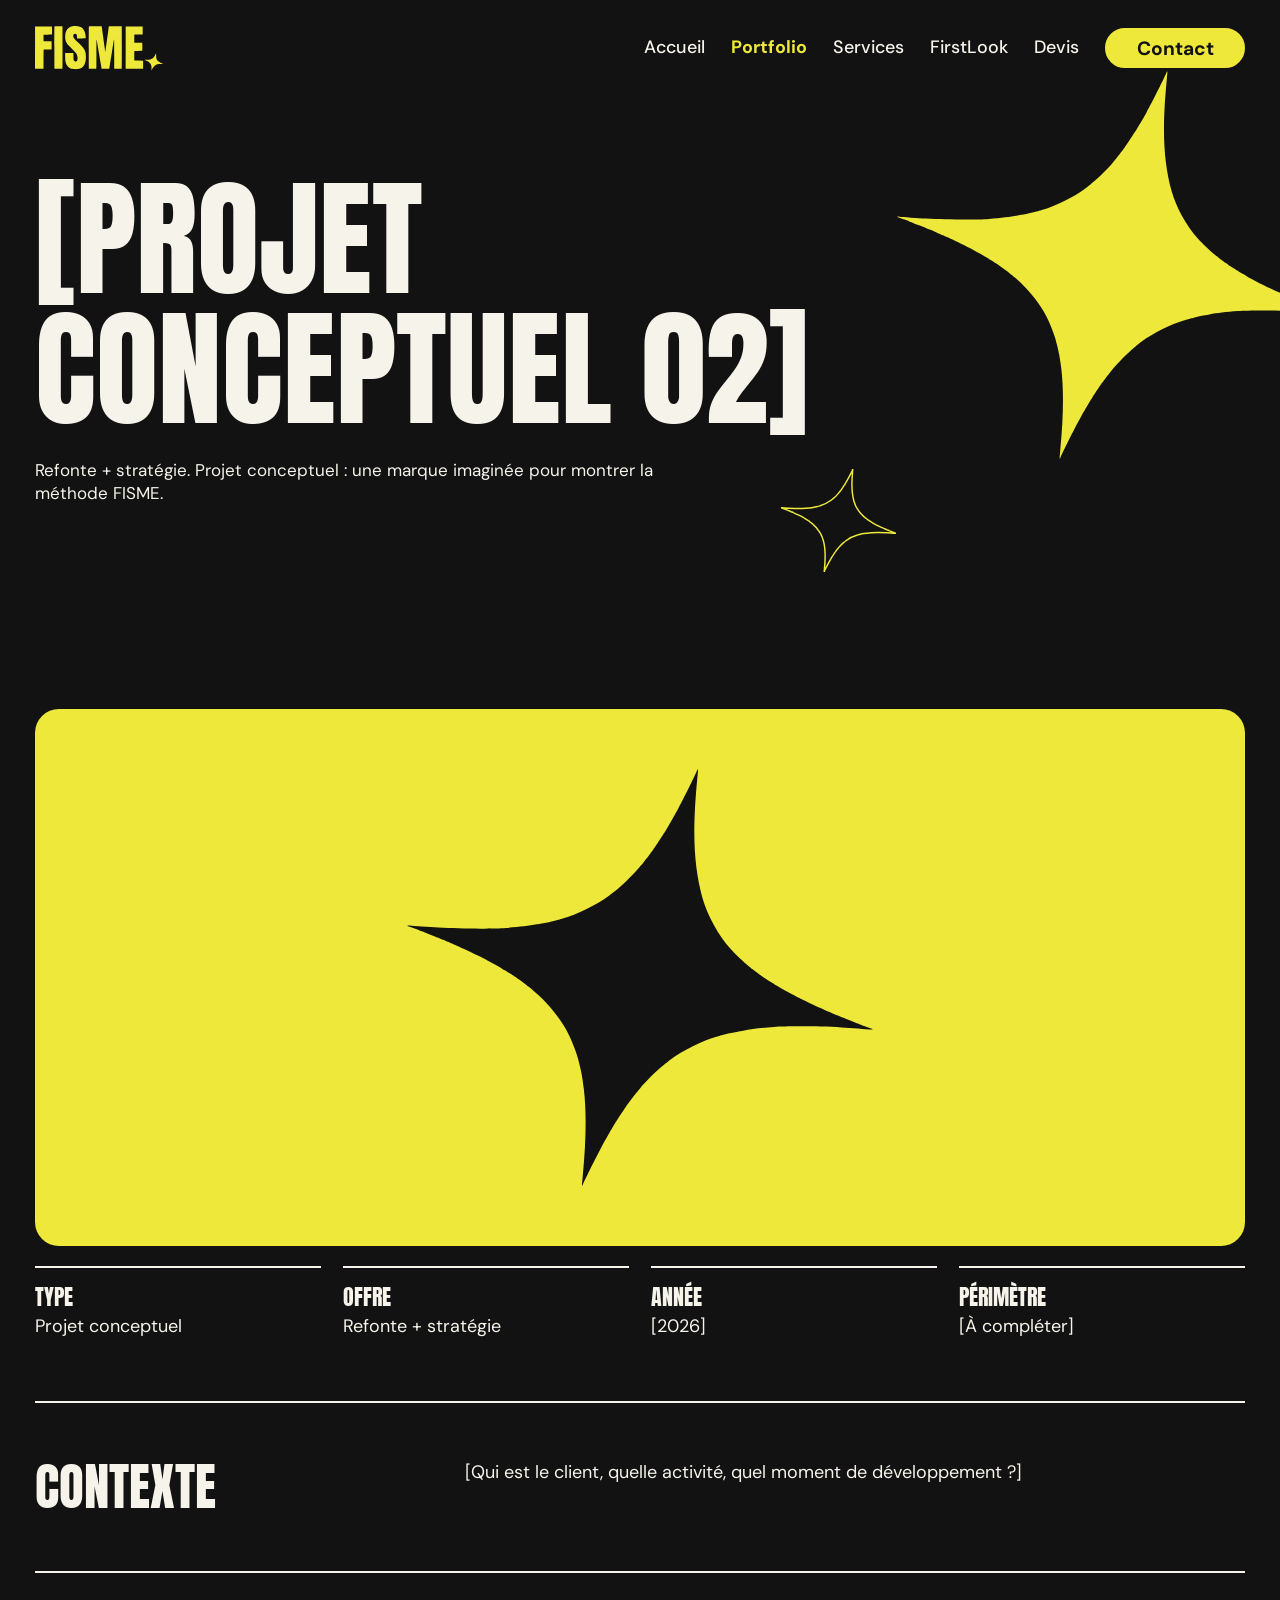
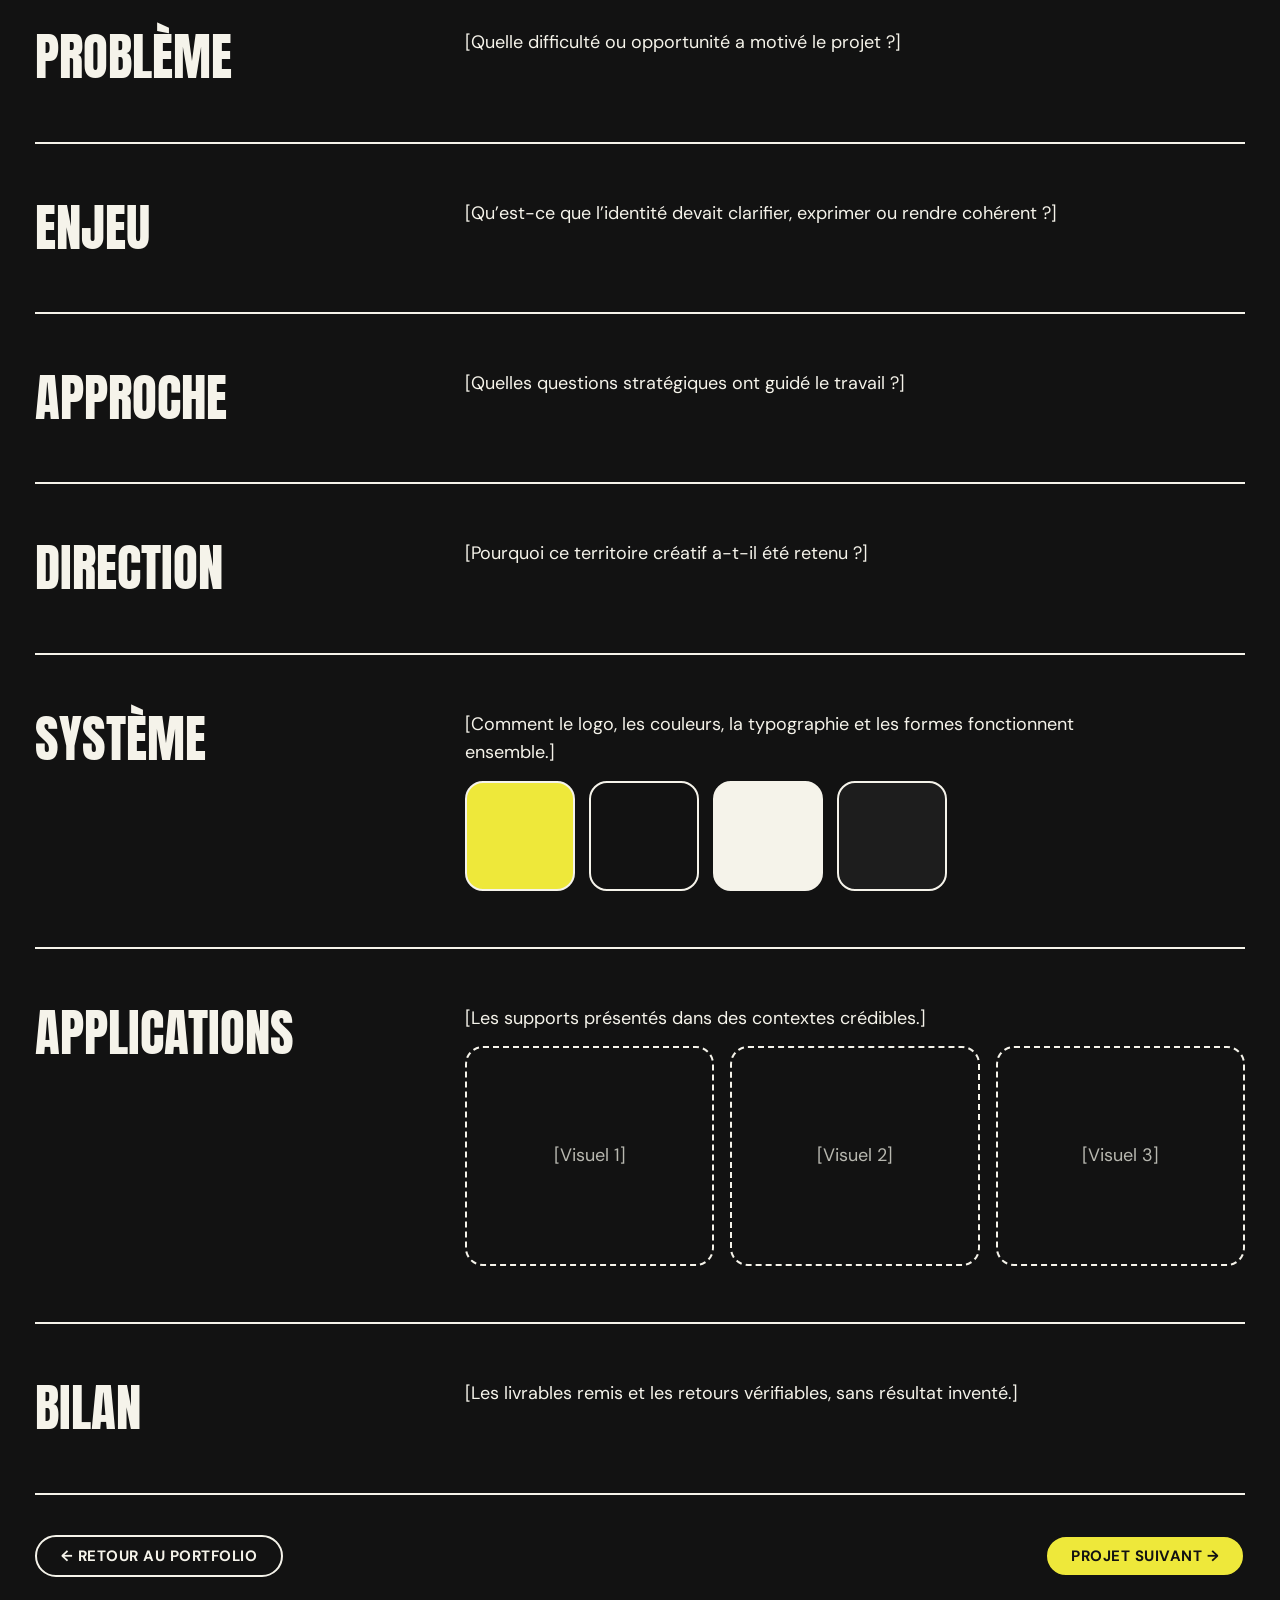
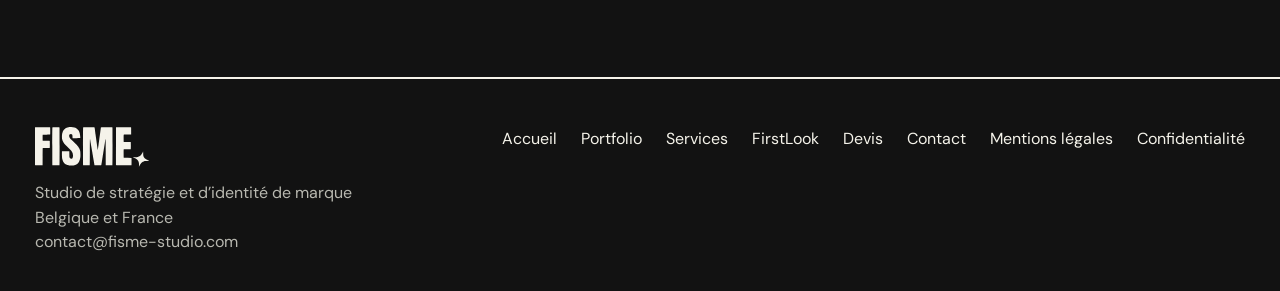
<file: projet-02.html>
<!doctype html>
<html lang="fr">
<head>
<meta charset="utf-8">
<meta name="viewport" content="width=device-width, initial-scale=1">
<title>[Projet conceptuel 02] · Portfolio · FISME STUDIO</title>
<meta name="description" content="Refonte + stratégie. Étude de cas conceptuelle FISME STUDIO.">
<meta property="og:title" content="[Projet conceptuel 02] · Portfolio · FISME STUDIO"><meta property="og:description" content="Refonte + stratégie. Étude de cas conceptuelle FISME STUDIO."><meta property="og:type" content="website">
<link rel="icon" href="assets/star.svg" type="image/svg+xml">
<link rel="preconnect" href="https://fonts.googleapis.com"><link rel="preconnect" href="https://fonts.gstatic.com" crossorigin>
<link rel="stylesheet" href="https://fonts.googleapis.com/css2?family=Anton&family=DM+Sans:wght@400;500;700&display=swap">
<link rel="stylesheet" href="assets/styles.css">
<script>document.documentElement.className+=' js'</script>
</head>
<body class="">
<header class="ph"><img class="deco" src="assets/star.svg" alt=""><img class="deco deco2" src="assets/star-outline.svg" alt=""><div class="wrap"><nav aria-label="Navigation principale"><a href="index.html" aria-label="FISME, accueil"><svg class="lg" viewBox="0 0 362 126" role="img" aria-label="FISME" fill="currentColor"><path d="M121.0 121.1C129.3 120.2 135.2 116.2 138.7 109.3C138.8 109.1 139.1 108.5 139.3 108.1C140.2 106.5 141.4 102.8 141.9 100.2C143.1 94.3 143.1 94.1 143.1 86.4C143.1 78.2 142.7 75.7 140.9 70.9C140.5 69.9 140.2 68.9 140.1 68.6C140.0 68.3 139.7 67.8 139.5 67.5C139.2 67.1 139.0 66.7 139.0 66.5C139.0 66.0 136.1 61.8 134.2 59.6C132.3 57.3 125.6 50.6 120.6 45.9C113.4 39.1 109.0 34.3 109.0 33.0C109.0 32.9 108.8 32.4 108.5 32.0C107.3 29.7 107.3 25.5 108.7 23.9C111.0 21.1 115.8 21.3 117.4 24.3C117.9 25.3 117.9 25.8 118.1 30.1C118.2 33.4 118.4 34.9 118.6 35.1C119.1 35.4 142.2 35.2 142.5 34.8C143.0 34.4 142.0 24.7 141.1 20.7C140.3 16.8 138.1 12.0 136.3 9.6C134.5 7.2 129.3 3.0 128.3 3.0C128.1 3.0 127.6 2.8 127.1 2.5C126.6 2.2 126.0 2.0 125.8 2.0C125.6 2.0 124.9 1.8 124.1 1.5C119.2 -0.1 111.0 -0.5 105.6 0.6C103.8 0.9 101.9 1.4 101.5 1.6C101.0 1.8 100.0 2.2 99.3 2.5C98.5 2.8 97.6 3.2 97.3 3.5C96.9 3.7 96.2 4.2 95.6 4.6C93.9 5.7 91.6 7.9 90.6 9.4C90.1 10.2 89.6 10.9 89.5 11.0C89.1 11.3 87.3 15.2 87.0 16.4C86.8 17.1 86.6 17.7 86.5 17.9C86.4 18.0 86.0 19.6 85.6 21.4C84.6 26.2 84.6 34.9 85.6 38.6C86.2 41.1 87.2 43.9 87.8 45.1C88.2 45.9 88.6 46.5 88.9 47.3C89.1 47.6 89.4 48.1 89.6 48.3C89.8 48.4 90.0 48.7 90.0 48.9C90.0 49.2 92.2 52.2 94.1 54.4C94.8 55.2 99.7 60.1 104.9 65.4C113.8 74.3 117.0 77.9 117.0 79.0C117.0 79.2 117.2 79.7 117.5 80.0C117.8 80.3 118.0 80.8 118.0 81.1C118.0 81.3 118.2 81.8 118.4 82.2C118.8 83.2 119.8 89.1 119.7 91.2C119.7 95.0 118.5 98.4 117.0 99.0C113.8 100.2 111.6 99.8 110.0 97.7C108.4 95.6 108.2 94.3 108.2 84.9C108.2 80.3 108.2 76.5 108.0 76.3C107.9 76.1 105.4 76.0 96.4 76.1L84.9 76.1L84.8 82.4C84.7 92.6 85.2 98.6 86.5 102.6C86.8 103.5 87.0 104.3 87.0 104.6C87.0 104.8 87.2 105.4 87.5 105.9C87.8 106.4 88.0 107.0 88.0 107.1C88.0 107.4 88.8 108.9 90.1 111.1C91.1 112.6 94.0 115.7 95.4 116.5C95.9 116.8 96.6 117.3 96.9 117.5C97.2 117.7 98.0 118.2 98.8 118.5C99.5 118.8 100.6 119.3 101.1 119.5C101.7 119.8 102.7 120.0 103.4 120.1C104.2 120.2 104.8 120.4 104.9 120.5C104.9 120.6 106.1 120.8 107.4 121.0C108.8 121.1 110.2 121.3 110.6 121.3C112.5 121.6 118.4 121.5 121.0 121.1ZM24.0 93.6C24.1 78.9 24.2 66.7 24.3 66.6C24.5 66.3 26.9 66.2 35.0 66.2C41.2 66.2 45.7 66.2 46.1 66.0C46.8 65.8 46.8 65.8 46.8 55.0C46.8 44.6 46.7 44.2 46.3 43.8C45.8 43.3 45.4 43.2 35.2 43.2C27.3 43.2 24.5 43.2 24.3 43.0C23.9 42.6 23.9 25.5 24.3 24.7C24.5 24.3 24.9 24.3 35.8 24.3C43.1 24.3 47.2 24.2 47.5 24.0C48.0 23.7 48.0 23.4 48.0 12.6C48.0 3.6 47.9 1.5 47.7 1.3C47.4 1.1 41.0 1.0 23.7 1.1L0.1 1.1L0.1 60.2C0.0 92.8 0.0 119.6 0.1 119.9C0.3 120.5 0.3 120.5 12.1 120.4L23.9 120.4L24.0 93.6ZM77.2 120.2C77.4 120.0 77.5 106.4 77.5 60.7C77.5 2.4 77.5 1.5 77.0 1.3C76.4 0.9 55.6 0.9 55.0 1.3C54.5 1.5 54.5 2.4 54.5 60.7C54.5 106.4 54.6 120.0 54.8 120.2C55.2 120.6 76.8 120.6 77.2 120.2ZM172.5 120.2C172.7 119.9 172.8 108.6 172.8 79.6C172.9 38.6 172.9 37.2 173.7 39.4C173.9 39.7 174.0 40.5 174.0 41.1C174.0 41.7 174.2 43.0 174.4 44.1C174.6 45.2 174.8 46.5 174.9 47.0C175.0 47.5 175.2 49.1 175.5 50.5C175.9 53.0 176.5 56.0 177.5 62.3C178.9 70.5 179.8 75.7 180.5 79.6C180.8 81.0 181.0 82.8 181.1 83.6C181.2 84.5 181.4 85.5 181.5 85.9C181.6 86.3 181.9 87.8 182.1 89.2C182.6 92.7 182.9 94.6 183.5 97.6C183.8 99.0 184.0 100.5 184.1 101.0C184.1 101.5 184.4 102.8 184.6 104.0C184.8 105.2 185.2 107.5 185.5 109.2C185.8 111.0 186.2 113.6 186.5 115.1C186.8 116.6 187.0 118.2 187.0 118.7C187.0 120.5 186.8 120.5 198.2 120.5C209.6 120.5 208.8 120.6 209.1 118.6C209.3 117.4 209.7 114.9 210.4 110.8C210.6 109.6 210.9 107.5 211.1 106.1C211.3 104.8 211.7 102.3 212.0 100.6C212.3 99.0 212.6 96.5 212.9 95.1C213.3 92.5 213.7 89.5 214.5 85.1C214.8 83.6 215.1 81.5 215.2 80.5C215.4 79.5 215.7 77.3 216.0 75.8C216.2 74.2 216.6 71.6 216.8 70.1C217.1 68.6 217.4 66.9 217.5 66.4C217.6 65.8 217.8 64.7 217.9 64.0C218.0 63.2 218.2 61.4 218.5 60.0C218.8 58.6 219.1 56.5 219.3 55.5C219.4 54.5 219.7 52.5 219.9 51.1C220.1 49.8 220.3 48.2 220.5 47.6C220.6 47.1 220.8 45.5 221.0 44.1C221.2 42.8 221.4 41.5 221.5 41.3C221.6 41.0 221.8 40.1 222.0 39.1C222.2 38.1 222.4 37.3 222.5 37.3C222.7 37.2 222.8 55.8 222.8 78.6C222.8 110.4 222.8 120.0 223.0 120.2C223.5 120.6 243.5 120.6 243.9 120.2C244.4 119.8 244.4 1.7 244.0 1.3C243.7 1.1 239.4 1.0 226.0 1.0C205.5 1.0 207.7 0.6 207.2 4.3C207.1 5.4 206.8 7.5 206.6 8.9C206.4 10.2 206.2 12.3 206.0 13.5C205.9 14.7 205.6 16.3 205.5 17.1C205.3 17.9 205.1 19.9 204.9 21.5C204.7 23.1 204.4 25.2 204.3 26.2C203.7 30.2 203.1 34.0 202.7 37.0C202.6 38.2 202.3 40.6 202.0 42.5C201.7 44.4 201.4 46.8 201.3 47.9C201.1 49.0 200.9 50.7 200.7 51.8C200.6 52.8 200.3 54.9 200.1 56.4C199.9 57.9 199.7 59.7 199.5 60.4C199.4 61.1 199.1 62.7 199.0 64.1C198.7 66.9 198.1 71.0 197.8 71.6C197.4 72.7 197.0 71.6 197.0 69.5C197.0 68.7 196.9 67.6 196.8 66.9C196.6 66.2 196.4 64.6 196.3 63.4C196.1 62.1 195.8 60.0 195.6 58.7C195.4 57.4 195.1 55.1 194.9 53.6C194.1 47.6 194.0 46.5 193.5 43.5C193.1 40.6 192.9 39.3 192.2 34.1C192.1 33.0 191.8 30.7 191.5 29.0C191.2 27.3 190.9 25.0 190.8 23.9C190.1 18.4 189.9 17.4 189.5 14.6C189.2 13.0 189.0 10.7 188.9 9.6C188.8 8.5 188.6 7.4 188.5 7.1C188.4 6.8 188.2 5.5 188.1 4.2C187.8 0.6 189.9 1.0 169.5 1.0C159.9 1.0 151.9 1.1 151.6 1.2C151.1 1.4 151.0 119.7 151.6 120.2C152.0 120.7 172.1 120.6 172.5 120.2ZM304.0 120.2C304.2 119.9 304.2 116.7 304.2 108.6L304.1 97.4L292.0 97.2C285.3 97.2 279.7 97.0 279.6 96.9C279.1 96.6 279.1 70.7 279.6 70.3C279.8 70.1 282.6 70.0 290.6 70.0C298.7 70.0 301.5 69.9 301.7 69.7C302.1 69.3 302.1 48.5 301.7 47.7C301.5 47.3 301.1 47.2 290.7 47.2C282.6 47.2 279.8 47.2 279.6 47.0C279.1 46.5 279.1 24.6 279.6 24.3C279.7 24.2 285.1 24.1 291.4 24.0L302.9 23.9L302.9 12.7C303.0 3.5 302.9 1.5 302.7 1.3C302.4 1.1 296.1 1.0 278.7 1.1L255.1 1.1L255.1 60.2C255.0 92.8 255.0 119.6 255.1 119.9C255.3 120.5 255.3 120.5 279.5 120.5C299.6 120.5 303.7 120.4 304.0 120.2Z"/><path class="pt" d="M327.8 124.2C327.8 124.0 328.0 123.6 328.4 123.3C328.7 123.0 329.0 122.6 329.0 122.5C329.0 122.2 331.2 118.3 331.5 118.0C331.6 117.9 332.0 117.3 332.5 116.5C333.6 114.7 337.6 110.7 338.9 110.1C339.4 109.8 340.1 109.5 340.4 109.3C341.8 108.5 343.0 108.1 344.0 107.9C344.6 107.8 345.6 107.6 346.2 107.3C347.1 107.1 348.7 107.0 353.5 107.0C361.3 107.0 361.8 106.8 358.1 105.6C356.9 105.2 355.6 104.7 355.3 104.4C355.0 104.2 354.5 104.0 354.3 104.0C354.1 104.0 353.7 103.8 353.3 103.5C353.0 103.2 352.5 103.0 352.4 103.0C352.0 103.0 351.4 102.6 348.9 100.9C346.1 99.1 342.0 94.2 342.0 92.8C342.0 92.6 341.8 91.8 341.5 90.9C341.0 89.5 340.9 88.8 340.9 83.4C340.8 79.2 340.7 77.4 340.5 77.3C340.4 77.3 340.2 77.4 340.1 77.7C339.8 78.6 337.8 82.8 337.5 83.0C337.4 83.1 337.0 83.8 336.5 84.6C336.1 85.4 335.6 86.0 335.5 86.0C335.4 86.0 335.2 86.2 335.1 86.4C334.8 87.3 330.0 92.0 329.4 92.0C329.3 92.0 328.9 92.2 328.6 92.4C327.7 93.0 326.7 93.4 324.0 94.2C322.0 94.8 321.4 94.8 315.1 95.0C309.4 95.1 308.4 95.2 308.4 95.5C308.4 95.7 308.7 95.9 309.3 96.0C309.7 96.1 310.5 96.3 310.9 96.5C311.3 96.8 312.4 97.3 313.4 97.6C314.4 98.0 315.4 98.5 315.5 98.7C315.7 98.8 316.0 99.0 316.2 99.0C316.5 99.0 316.9 99.2 317.1 99.5C317.4 99.8 317.7 100.0 317.8 100.0C318.9 100.0 324.1 104.8 325.1 106.9C325.3 107.1 325.5 107.6 325.7 107.9C327.1 110.4 327.9 115.0 327.7 119.8C327.6 121.8 327.5 123.6 327.4 123.9C327.3 124.3 327.3 124.5 327.5 124.5C327.6 124.5 327.8 124.4 327.8 124.2Z"/></svg></a><button class="mb" aria-expanded="false" aria-controls="mn">Menu</button><ul id="mn"><li><a href="index.html">Accueil</a></li><li><a href="portfolio.html" class=on aria-current=page>Portfolio</a></li><li><a href="services.html">Services</a></li><li><a href="firstlook.html">FirstLook</a></li><li><a href="devis.html">Devis</a></li><li><a class="btn" href="contact.html">Contact</a></li></ul></nav><h1>[Projet conceptuel 02]</h1><p class="lead">Refonte + stratégie. Projet conceptuel : une marque imaginée pour montrer la méthode FISME.</p></div></header><main><section class="s"><div class="wrap"><div class="vis"><img src="assets/star-ink.svg" alt=""></div><div class="facts"><div><b>Type</b>Projet conceptuel</div><div><b>Offre</b>Refonte + stratégie</div><div><b>Année</b>[2026]</div><div><b>Périmètre</b>[À compléter]</div></div><div class="cs"><h2>Contexte</h2><div><p>[Qui est le client, quelle activité, quel moment de développement ?]</p></div></div><div class="cs"><h2>Problème</h2><div><p>[Quelle difficulté ou opportunité a motivé le projet ?]</p></div></div><div class="cs"><h2>Enjeu</h2><div><p>[Qu’est-ce que l’identité devait clarifier, exprimer ou rendre cohérent ?]</p></div></div><div class="cs"><h2>Approche</h2><div><p>[Quelles questions stratégiques ont guidé le travail ?]</p></div></div><div class="cs"><h2>Direction</h2><div><p>[Pourquoi ce territoire créatif a-t-il été retenu ?]</p></div></div><div class="cs"><h2>Système</h2><div><p>[Comment le logo, les couleurs, la typographie et les formes fonctionnent ensemble.]</p><div class="sws" aria-label="Palette à compléter"><span style="background:#EEE83A"></span><span style="background:#121212"></span><span style="background:#F5F3EA"></span><span style="background:var(--card)"></span></div></div></div><div class="cs"><h2>Applications</h2><div><p>[Les supports présentés dans des contextes crédibles.]</p><div class="apps"><div>[Visuel 1]</div><div>[Visuel 2]</div><div>[Visuel 3]</div></div></div></div><div class="cs"><h2>Bilan</h2><div><p>[Les livrables remis et les retours vérifiables, sans résultat inventé.]</p></div></div><div class="pn"><a class="btn o" href="portfolio.html">← Retour au portfolio</a><a class="btn y" href="projet-03.html">Projet suivant →</a></div></div></section></main>
<footer><div class="wrap"><div class="fr"><div><svg class="lg" viewBox="0 0 362 126" role="img" aria-label="FISME" fill="currentColor"><path d="M121.0 121.1C129.3 120.2 135.2 116.2 138.7 109.3C138.8 109.1 139.1 108.5 139.3 108.1C140.2 106.5 141.4 102.8 141.9 100.2C143.1 94.3 143.1 94.1 143.1 86.4C143.1 78.2 142.7 75.7 140.9 70.9C140.5 69.9 140.2 68.9 140.1 68.6C140.0 68.3 139.7 67.8 139.5 67.5C139.2 67.1 139.0 66.7 139.0 66.5C139.0 66.0 136.1 61.8 134.2 59.6C132.3 57.3 125.6 50.6 120.6 45.9C113.4 39.1 109.0 34.3 109.0 33.0C109.0 32.9 108.8 32.4 108.5 32.0C107.3 29.7 107.3 25.5 108.7 23.9C111.0 21.1 115.8 21.3 117.4 24.3C117.9 25.3 117.9 25.8 118.1 30.1C118.2 33.4 118.4 34.9 118.6 35.1C119.1 35.4 142.2 35.2 142.5 34.8C143.0 34.4 142.0 24.7 141.1 20.7C140.3 16.8 138.1 12.0 136.3 9.6C134.5 7.2 129.3 3.0 128.3 3.0C128.1 3.0 127.6 2.8 127.1 2.5C126.6 2.2 126.0 2.0 125.8 2.0C125.6 2.0 124.9 1.8 124.1 1.5C119.2 -0.1 111.0 -0.5 105.6 0.6C103.8 0.9 101.9 1.4 101.5 1.6C101.0 1.8 100.0 2.2 99.3 2.5C98.5 2.8 97.6 3.2 97.3 3.5C96.9 3.7 96.2 4.2 95.6 4.6C93.9 5.7 91.6 7.9 90.6 9.4C90.1 10.2 89.6 10.9 89.5 11.0C89.1 11.3 87.3 15.2 87.0 16.4C86.8 17.1 86.6 17.7 86.5 17.9C86.4 18.0 86.0 19.6 85.6 21.4C84.6 26.2 84.6 34.9 85.6 38.6C86.2 41.1 87.2 43.9 87.8 45.1C88.2 45.9 88.6 46.5 88.9 47.3C89.1 47.6 89.4 48.1 89.6 48.3C89.8 48.4 90.0 48.7 90.0 48.9C90.0 49.2 92.2 52.2 94.1 54.4C94.8 55.2 99.7 60.1 104.9 65.4C113.8 74.3 117.0 77.9 117.0 79.0C117.0 79.2 117.2 79.7 117.5 80.0C117.8 80.3 118.0 80.8 118.0 81.1C118.0 81.3 118.2 81.8 118.4 82.2C118.8 83.2 119.8 89.1 119.7 91.2C119.7 95.0 118.5 98.4 117.0 99.0C113.8 100.2 111.6 99.8 110.0 97.7C108.4 95.6 108.2 94.3 108.2 84.9C108.2 80.3 108.2 76.5 108.0 76.3C107.9 76.1 105.4 76.0 96.4 76.1L84.9 76.1L84.8 82.4C84.7 92.6 85.2 98.6 86.5 102.6C86.8 103.5 87.0 104.3 87.0 104.6C87.0 104.8 87.2 105.4 87.5 105.9C87.8 106.4 88.0 107.0 88.0 107.1C88.0 107.4 88.8 108.9 90.1 111.1C91.1 112.6 94.0 115.7 95.4 116.5C95.9 116.8 96.6 117.3 96.9 117.5C97.2 117.7 98.0 118.2 98.8 118.5C99.5 118.8 100.6 119.3 101.1 119.5C101.7 119.8 102.7 120.0 103.4 120.1C104.2 120.2 104.8 120.4 104.9 120.5C104.9 120.6 106.1 120.8 107.4 121.0C108.8 121.1 110.2 121.3 110.6 121.3C112.5 121.6 118.4 121.5 121.0 121.1ZM24.0 93.6C24.1 78.9 24.2 66.7 24.3 66.6C24.5 66.3 26.9 66.2 35.0 66.2C41.2 66.2 45.7 66.2 46.1 66.0C46.8 65.8 46.8 65.8 46.8 55.0C46.8 44.6 46.7 44.2 46.3 43.8C45.8 43.3 45.4 43.2 35.2 43.2C27.3 43.2 24.5 43.2 24.3 43.0C23.9 42.6 23.9 25.5 24.3 24.7C24.5 24.3 24.9 24.3 35.8 24.3C43.1 24.3 47.2 24.2 47.5 24.0C48.0 23.7 48.0 23.4 48.0 12.6C48.0 3.6 47.9 1.5 47.7 1.3C47.4 1.1 41.0 1.0 23.7 1.1L0.1 1.1L0.1 60.2C0.0 92.8 0.0 119.6 0.1 119.9C0.3 120.5 0.3 120.5 12.1 120.4L23.9 120.4L24.0 93.6ZM77.2 120.2C77.4 120.0 77.5 106.4 77.5 60.7C77.5 2.4 77.5 1.5 77.0 1.3C76.4 0.9 55.6 0.9 55.0 1.3C54.5 1.5 54.5 2.4 54.5 60.7C54.5 106.4 54.6 120.0 54.8 120.2C55.2 120.6 76.8 120.6 77.2 120.2ZM172.5 120.2C172.7 119.9 172.8 108.6 172.8 79.6C172.9 38.6 172.9 37.2 173.7 39.4C173.9 39.7 174.0 40.5 174.0 41.1C174.0 41.7 174.2 43.0 174.4 44.1C174.6 45.2 174.8 46.5 174.9 47.0C175.0 47.5 175.2 49.1 175.5 50.5C175.9 53.0 176.5 56.0 177.5 62.3C178.9 70.5 179.8 75.7 180.5 79.6C180.8 81.0 181.0 82.8 181.1 83.6C181.2 84.5 181.4 85.5 181.5 85.9C181.6 86.3 181.9 87.8 182.1 89.2C182.6 92.7 182.9 94.6 183.5 97.6C183.8 99.0 184.0 100.5 184.1 101.0C184.1 101.5 184.4 102.8 184.6 104.0C184.8 105.2 185.2 107.5 185.5 109.2C185.8 111.0 186.2 113.6 186.5 115.1C186.8 116.6 187.0 118.2 187.0 118.7C187.0 120.5 186.8 120.5 198.2 120.5C209.6 120.5 208.8 120.6 209.1 118.6C209.3 117.4 209.7 114.9 210.4 110.8C210.6 109.6 210.9 107.5 211.1 106.1C211.3 104.8 211.7 102.3 212.0 100.6C212.3 99.0 212.6 96.5 212.9 95.1C213.3 92.5 213.7 89.5 214.5 85.1C214.8 83.6 215.1 81.5 215.2 80.5C215.4 79.5 215.7 77.3 216.0 75.8C216.2 74.2 216.6 71.6 216.8 70.1C217.1 68.6 217.4 66.9 217.5 66.4C217.6 65.8 217.8 64.7 217.9 64.0C218.0 63.2 218.2 61.4 218.5 60.0C218.8 58.6 219.1 56.5 219.3 55.5C219.4 54.5 219.7 52.5 219.9 51.1C220.1 49.8 220.3 48.2 220.5 47.6C220.6 47.1 220.8 45.5 221.0 44.1C221.2 42.8 221.4 41.5 221.5 41.3C221.6 41.0 221.8 40.1 222.0 39.1C222.2 38.1 222.4 37.3 222.5 37.3C222.7 37.2 222.8 55.8 222.8 78.6C222.8 110.4 222.8 120.0 223.0 120.2C223.5 120.6 243.5 120.6 243.9 120.2C244.4 119.8 244.4 1.7 244.0 1.3C243.7 1.1 239.4 1.0 226.0 1.0C205.5 1.0 207.7 0.6 207.2 4.3C207.1 5.4 206.8 7.5 206.6 8.9C206.4 10.2 206.2 12.3 206.0 13.5C205.9 14.7 205.6 16.3 205.5 17.1C205.3 17.9 205.1 19.9 204.9 21.5C204.7 23.1 204.4 25.2 204.3 26.2C203.7 30.2 203.1 34.0 202.7 37.0C202.6 38.2 202.3 40.6 202.0 42.5C201.7 44.4 201.4 46.8 201.3 47.9C201.1 49.0 200.9 50.7 200.7 51.8C200.6 52.8 200.3 54.9 200.1 56.4C199.9 57.9 199.7 59.7 199.5 60.4C199.4 61.1 199.1 62.7 199.0 64.1C198.7 66.9 198.1 71.0 197.8 71.6C197.4 72.7 197.0 71.6 197.0 69.5C197.0 68.7 196.9 67.6 196.8 66.9C196.6 66.2 196.4 64.6 196.3 63.4C196.1 62.1 195.8 60.0 195.6 58.7C195.4 57.4 195.1 55.1 194.9 53.6C194.1 47.6 194.0 46.5 193.5 43.5C193.1 40.6 192.9 39.3 192.2 34.1C192.1 33.0 191.8 30.7 191.5 29.0C191.2 27.3 190.9 25.0 190.8 23.9C190.1 18.4 189.9 17.4 189.5 14.6C189.2 13.0 189.0 10.7 188.9 9.6C188.8 8.5 188.6 7.4 188.5 7.1C188.4 6.8 188.2 5.5 188.1 4.2C187.8 0.6 189.9 1.0 169.5 1.0C159.9 1.0 151.9 1.1 151.6 1.2C151.1 1.4 151.0 119.7 151.6 120.2C152.0 120.7 172.1 120.6 172.5 120.2ZM304.0 120.2C304.2 119.9 304.2 116.7 304.2 108.6L304.1 97.4L292.0 97.2C285.3 97.2 279.7 97.0 279.6 96.9C279.1 96.6 279.1 70.7 279.6 70.3C279.8 70.1 282.6 70.0 290.6 70.0C298.7 70.0 301.5 69.9 301.7 69.7C302.1 69.3 302.1 48.5 301.7 47.7C301.5 47.3 301.1 47.2 290.7 47.2C282.6 47.2 279.8 47.2 279.6 47.0C279.1 46.5 279.1 24.6 279.6 24.3C279.7 24.2 285.1 24.1 291.4 24.0L302.9 23.9L302.9 12.7C303.0 3.5 302.9 1.5 302.7 1.3C302.4 1.1 296.1 1.0 278.7 1.1L255.1 1.1L255.1 60.2C255.0 92.8 255.0 119.6 255.1 119.9C255.3 120.5 255.3 120.5 279.5 120.5C299.6 120.5 303.7 120.4 304.0 120.2Z"/><path class="pt" d="M327.8 124.2C327.8 124.0 328.0 123.6 328.4 123.3C328.7 123.0 329.0 122.6 329.0 122.5C329.0 122.2 331.2 118.3 331.5 118.0C331.6 117.9 332.0 117.3 332.5 116.5C333.6 114.7 337.6 110.7 338.9 110.1C339.4 109.8 340.1 109.5 340.4 109.3C341.8 108.5 343.0 108.1 344.0 107.9C344.6 107.8 345.6 107.6 346.2 107.3C347.1 107.1 348.7 107.0 353.5 107.0C361.3 107.0 361.8 106.8 358.1 105.6C356.9 105.2 355.6 104.7 355.3 104.4C355.0 104.2 354.5 104.0 354.3 104.0C354.1 104.0 353.7 103.8 353.3 103.5C353.0 103.2 352.5 103.0 352.4 103.0C352.0 103.0 351.4 102.6 348.9 100.9C346.1 99.1 342.0 94.2 342.0 92.8C342.0 92.6 341.8 91.8 341.5 90.9C341.0 89.5 340.9 88.8 340.9 83.4C340.8 79.2 340.7 77.4 340.5 77.3C340.4 77.3 340.2 77.4 340.1 77.7C339.8 78.6 337.8 82.8 337.5 83.0C337.4 83.1 337.0 83.8 336.5 84.6C336.1 85.4 335.6 86.0 335.5 86.0C335.4 86.0 335.2 86.2 335.1 86.4C334.8 87.3 330.0 92.0 329.4 92.0C329.3 92.0 328.9 92.2 328.6 92.4C327.7 93.0 326.7 93.4 324.0 94.2C322.0 94.8 321.4 94.8 315.1 95.0C309.4 95.1 308.4 95.2 308.4 95.5C308.4 95.7 308.7 95.9 309.3 96.0C309.7 96.1 310.5 96.3 310.9 96.5C311.3 96.8 312.4 97.3 313.4 97.6C314.4 98.0 315.4 98.5 315.5 98.7C315.7 98.8 316.0 99.0 316.2 99.0C316.5 99.0 316.9 99.2 317.1 99.5C317.4 99.8 317.7 100.0 317.8 100.0C318.9 100.0 324.1 104.8 325.1 106.9C325.3 107.1 325.5 107.6 325.7 107.9C327.1 110.4 327.9 115.0 327.7 119.8C327.6 121.8 327.5 123.6 327.4 123.9C327.3 124.3 327.3 124.5 327.5 124.5C327.6 124.5 327.8 124.4 327.8 124.2Z"/></svg><p class="mut" style="margin:14px 0 0">Studio de stratégie et d’identité de marque<br>Belgique et France<br><a href="mailto:contact@fisme-studio.com">contact@fisme-studio.com</a></p></div>
<ul><li><a href="index.html">Accueil</a></li><li><a href="portfolio.html">Portfolio</a></li><li><a href="services.html">Services</a></li><li><a href="firstlook.html">FirstLook</a></li><li><a href="devis.html">Devis</a></li><li><a href="contact.html">Contact</a></li><li><a href="mentions-legales.html">Mentions légales</a></li><li><a href="confidentialite.html">Confidentialité</a></li></ul></div></div></footer>
<script src="assets/main.js" defer></script>
</body>
</html>
</file>
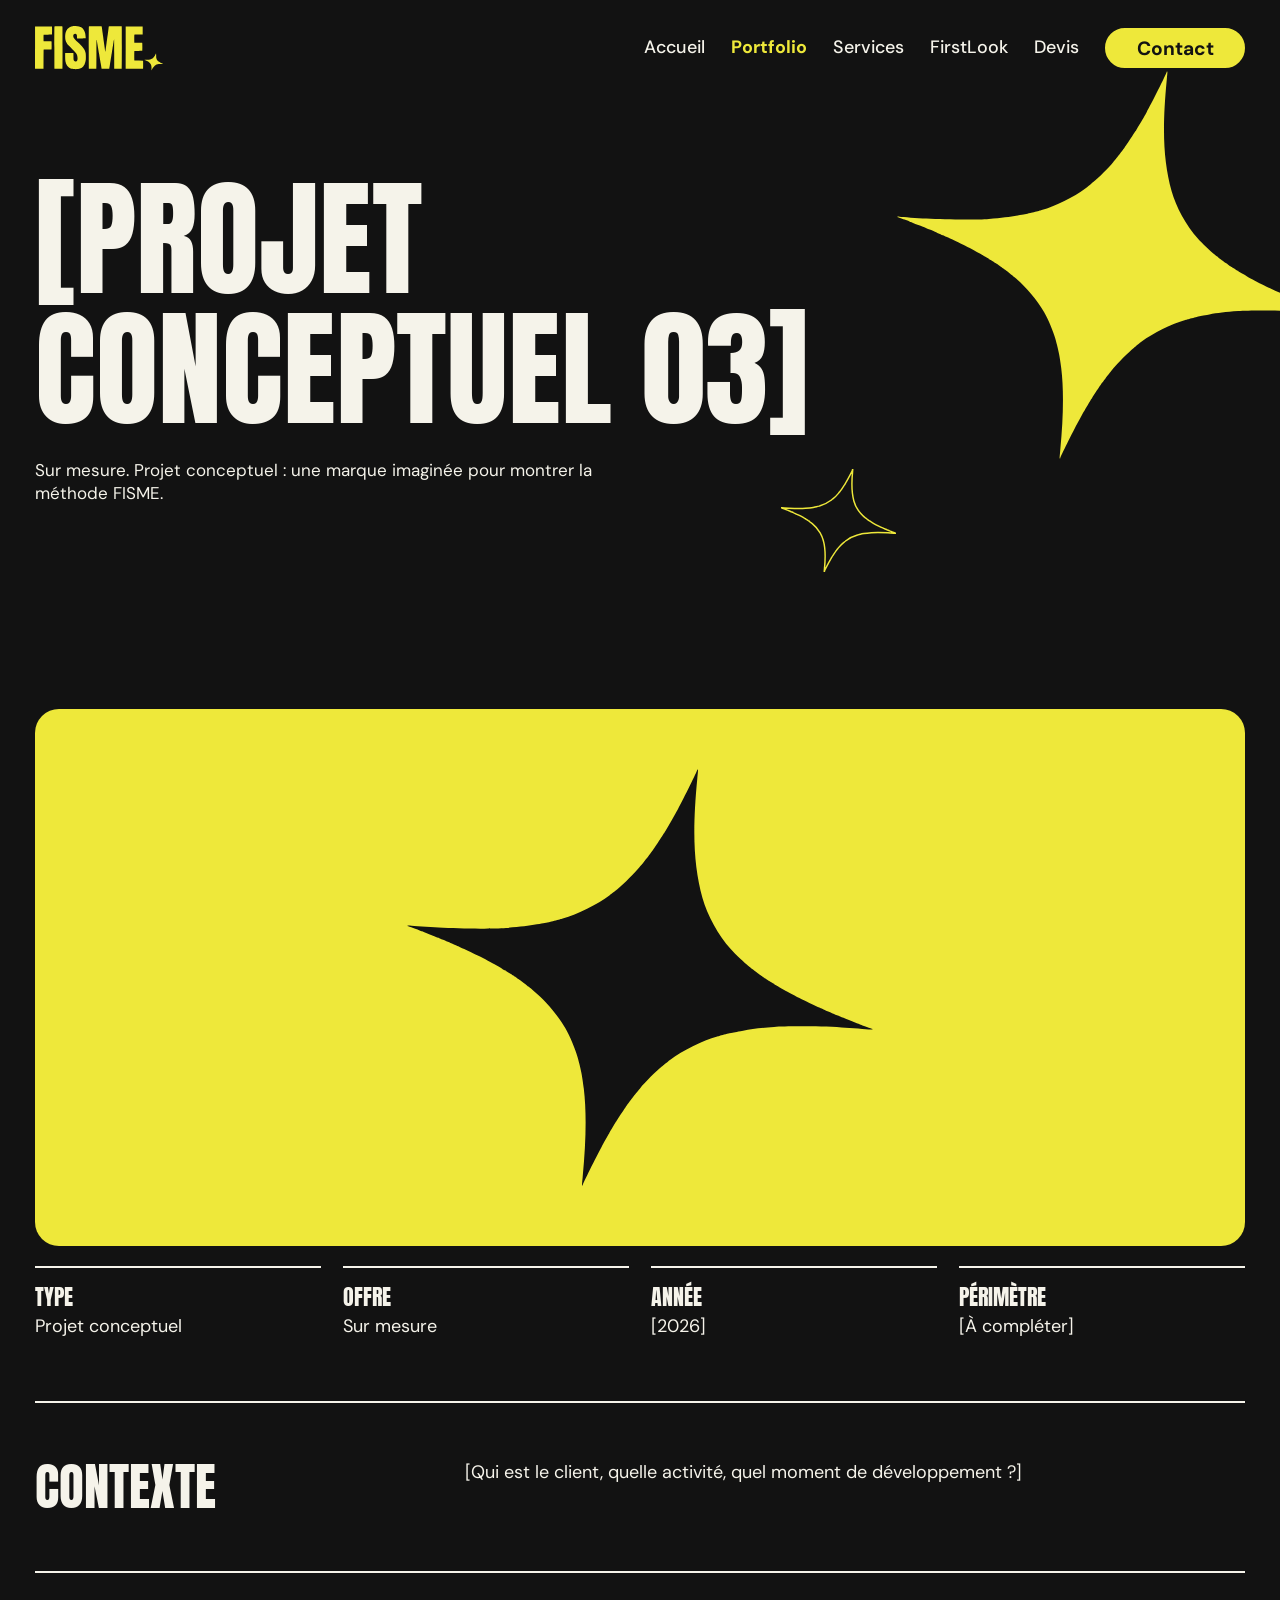
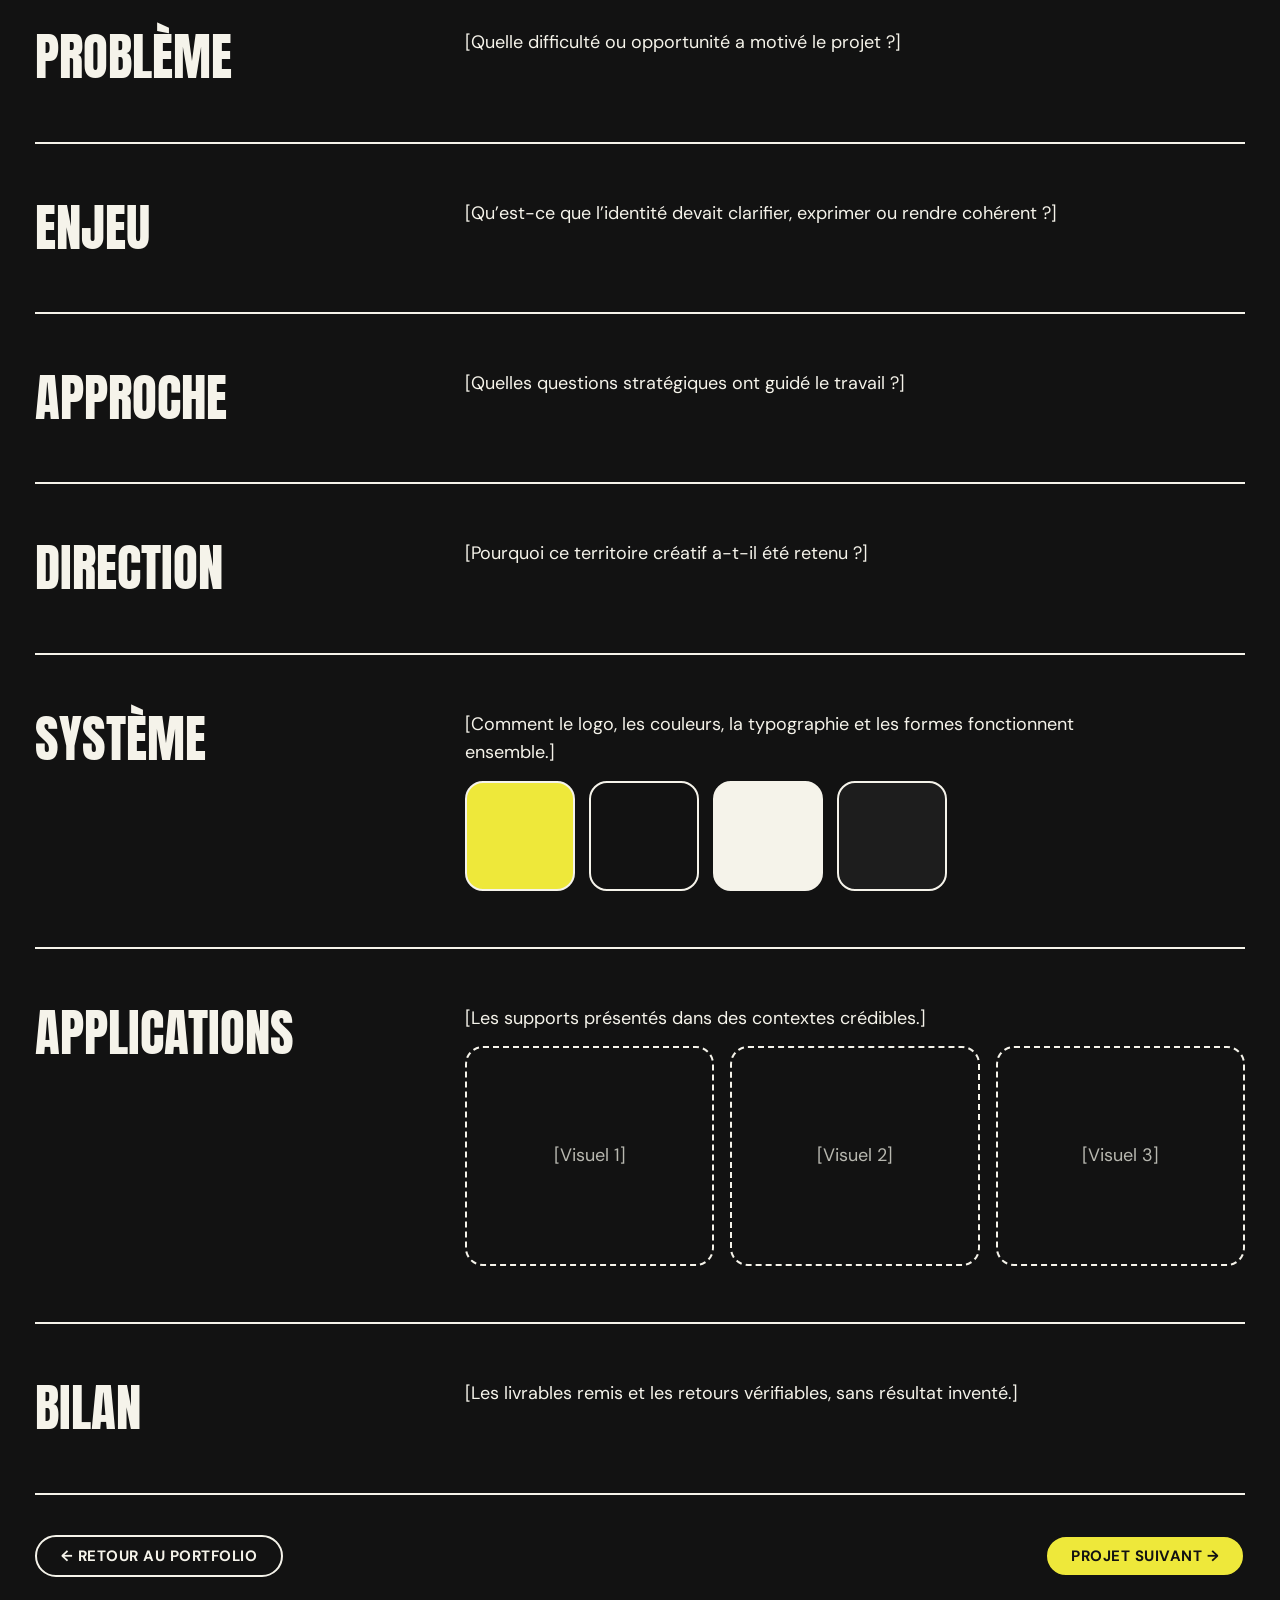
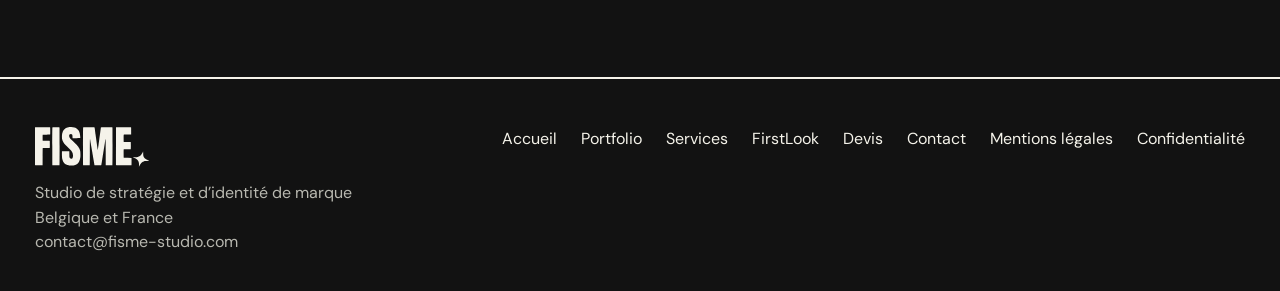
<file: projet-03.html>
<!doctype html>
<html lang="fr">
<head>
<meta charset="utf-8">
<meta name="viewport" content="width=device-width, initial-scale=1">
<title>[Projet conceptuel 03] · Portfolio · FISME STUDIO</title>
<meta name="description" content="Sur mesure. Étude de cas conceptuelle FISME STUDIO.">
<meta property="og:title" content="[Projet conceptuel 03] · Portfolio · FISME STUDIO"><meta property="og:description" content="Sur mesure. Étude de cas conceptuelle FISME STUDIO."><meta property="og:type" content="website">
<link rel="icon" href="assets/star.svg" type="image/svg+xml">
<link rel="preconnect" href="https://fonts.googleapis.com"><link rel="preconnect" href="https://fonts.gstatic.com" crossorigin>
<link rel="stylesheet" href="https://fonts.googleapis.com/css2?family=Anton&family=DM+Sans:wght@400;500;700&display=swap">
<link rel="stylesheet" href="assets/styles.css">
<script>document.documentElement.className+=' js'</script>
</head>
<body class="">
<header class="ph"><img class="deco" src="assets/star.svg" alt=""><img class="deco deco2" src="assets/star-outline.svg" alt=""><div class="wrap"><nav aria-label="Navigation principale"><a href="index.html" aria-label="FISME, accueil"><svg class="lg" viewBox="0 0 362 126" role="img" aria-label="FISME" fill="currentColor"><path d="M121.0 121.1C129.3 120.2 135.2 116.2 138.7 109.3C138.8 109.1 139.1 108.5 139.3 108.1C140.2 106.5 141.4 102.8 141.9 100.2C143.1 94.3 143.1 94.1 143.1 86.4C143.1 78.2 142.7 75.7 140.9 70.9C140.5 69.9 140.2 68.9 140.1 68.6C140.0 68.3 139.7 67.8 139.5 67.5C139.2 67.1 139.0 66.7 139.0 66.5C139.0 66.0 136.1 61.8 134.2 59.6C132.3 57.3 125.6 50.6 120.6 45.9C113.4 39.1 109.0 34.3 109.0 33.0C109.0 32.9 108.8 32.4 108.5 32.0C107.3 29.7 107.3 25.5 108.7 23.9C111.0 21.1 115.8 21.3 117.4 24.3C117.9 25.3 117.9 25.8 118.1 30.1C118.2 33.4 118.4 34.9 118.6 35.1C119.1 35.4 142.2 35.2 142.5 34.8C143.0 34.4 142.0 24.7 141.1 20.7C140.3 16.8 138.1 12.0 136.3 9.6C134.5 7.2 129.3 3.0 128.3 3.0C128.1 3.0 127.6 2.8 127.1 2.5C126.6 2.2 126.0 2.0 125.8 2.0C125.6 2.0 124.9 1.8 124.1 1.5C119.2 -0.1 111.0 -0.5 105.6 0.6C103.8 0.9 101.9 1.4 101.5 1.6C101.0 1.8 100.0 2.2 99.3 2.5C98.5 2.8 97.6 3.2 97.3 3.5C96.9 3.7 96.2 4.2 95.6 4.6C93.9 5.7 91.6 7.9 90.6 9.4C90.1 10.2 89.6 10.9 89.5 11.0C89.1 11.3 87.3 15.2 87.0 16.4C86.8 17.1 86.6 17.7 86.5 17.9C86.4 18.0 86.0 19.6 85.6 21.4C84.6 26.2 84.6 34.9 85.6 38.6C86.2 41.1 87.2 43.9 87.8 45.1C88.2 45.9 88.6 46.5 88.9 47.3C89.1 47.6 89.4 48.1 89.6 48.3C89.8 48.4 90.0 48.7 90.0 48.9C90.0 49.2 92.2 52.2 94.1 54.4C94.8 55.2 99.7 60.1 104.9 65.4C113.8 74.3 117.0 77.9 117.0 79.0C117.0 79.2 117.2 79.7 117.5 80.0C117.8 80.3 118.0 80.8 118.0 81.1C118.0 81.3 118.2 81.8 118.4 82.2C118.8 83.2 119.8 89.1 119.7 91.2C119.7 95.0 118.5 98.4 117.0 99.0C113.8 100.2 111.6 99.8 110.0 97.7C108.4 95.6 108.2 94.3 108.2 84.9C108.2 80.3 108.2 76.5 108.0 76.3C107.9 76.1 105.4 76.0 96.4 76.1L84.9 76.1L84.8 82.4C84.7 92.6 85.2 98.6 86.5 102.6C86.8 103.5 87.0 104.3 87.0 104.6C87.0 104.8 87.2 105.4 87.5 105.9C87.8 106.4 88.0 107.0 88.0 107.1C88.0 107.4 88.8 108.9 90.1 111.1C91.1 112.6 94.0 115.7 95.4 116.5C95.9 116.8 96.6 117.3 96.9 117.5C97.2 117.7 98.0 118.2 98.8 118.5C99.5 118.8 100.6 119.3 101.1 119.5C101.7 119.8 102.7 120.0 103.4 120.1C104.2 120.2 104.8 120.4 104.9 120.5C104.9 120.6 106.1 120.8 107.4 121.0C108.8 121.1 110.2 121.3 110.6 121.3C112.5 121.6 118.4 121.5 121.0 121.1ZM24.0 93.6C24.1 78.9 24.2 66.7 24.3 66.6C24.5 66.3 26.9 66.2 35.0 66.2C41.2 66.2 45.7 66.2 46.1 66.0C46.8 65.8 46.8 65.8 46.8 55.0C46.8 44.6 46.7 44.2 46.3 43.8C45.8 43.3 45.4 43.2 35.2 43.2C27.3 43.2 24.5 43.2 24.3 43.0C23.9 42.6 23.9 25.5 24.3 24.7C24.5 24.3 24.9 24.3 35.8 24.3C43.1 24.3 47.2 24.2 47.5 24.0C48.0 23.7 48.0 23.4 48.0 12.6C48.0 3.6 47.9 1.5 47.7 1.3C47.4 1.1 41.0 1.0 23.7 1.1L0.1 1.1L0.1 60.2C0.0 92.8 0.0 119.6 0.1 119.9C0.3 120.5 0.3 120.5 12.1 120.4L23.9 120.4L24.0 93.6ZM77.2 120.2C77.4 120.0 77.5 106.4 77.5 60.7C77.5 2.4 77.5 1.5 77.0 1.3C76.4 0.9 55.6 0.9 55.0 1.3C54.5 1.5 54.5 2.4 54.5 60.7C54.5 106.4 54.6 120.0 54.8 120.2C55.2 120.6 76.8 120.6 77.2 120.2ZM172.5 120.2C172.7 119.9 172.8 108.6 172.8 79.6C172.9 38.6 172.9 37.2 173.7 39.4C173.9 39.7 174.0 40.5 174.0 41.1C174.0 41.7 174.2 43.0 174.4 44.1C174.6 45.2 174.8 46.5 174.9 47.0C175.0 47.5 175.2 49.1 175.5 50.5C175.9 53.0 176.5 56.0 177.5 62.3C178.9 70.5 179.8 75.7 180.5 79.6C180.8 81.0 181.0 82.8 181.1 83.6C181.2 84.5 181.4 85.5 181.5 85.9C181.6 86.3 181.9 87.8 182.1 89.2C182.6 92.7 182.9 94.6 183.5 97.6C183.8 99.0 184.0 100.5 184.1 101.0C184.1 101.5 184.4 102.8 184.6 104.0C184.8 105.2 185.2 107.5 185.5 109.2C185.8 111.0 186.2 113.6 186.5 115.1C186.8 116.6 187.0 118.2 187.0 118.7C187.0 120.5 186.8 120.5 198.2 120.5C209.6 120.5 208.8 120.6 209.1 118.6C209.3 117.4 209.7 114.9 210.4 110.8C210.6 109.6 210.9 107.5 211.1 106.1C211.3 104.8 211.7 102.3 212.0 100.6C212.3 99.0 212.6 96.5 212.9 95.1C213.3 92.5 213.7 89.5 214.5 85.1C214.8 83.6 215.1 81.5 215.2 80.5C215.4 79.5 215.7 77.3 216.0 75.8C216.2 74.2 216.6 71.6 216.8 70.1C217.1 68.6 217.4 66.9 217.5 66.4C217.6 65.8 217.8 64.7 217.9 64.0C218.0 63.2 218.2 61.4 218.5 60.0C218.8 58.6 219.1 56.5 219.3 55.5C219.4 54.5 219.7 52.5 219.9 51.1C220.1 49.8 220.3 48.2 220.5 47.6C220.6 47.1 220.8 45.5 221.0 44.1C221.2 42.8 221.4 41.5 221.5 41.3C221.6 41.0 221.8 40.1 222.0 39.1C222.2 38.1 222.4 37.3 222.5 37.3C222.7 37.2 222.8 55.8 222.8 78.6C222.8 110.4 222.8 120.0 223.0 120.2C223.5 120.6 243.5 120.6 243.9 120.2C244.4 119.8 244.4 1.7 244.0 1.3C243.7 1.1 239.4 1.0 226.0 1.0C205.5 1.0 207.7 0.6 207.2 4.3C207.1 5.4 206.8 7.5 206.6 8.9C206.4 10.2 206.2 12.3 206.0 13.5C205.9 14.7 205.6 16.3 205.5 17.1C205.3 17.9 205.1 19.9 204.9 21.5C204.7 23.1 204.4 25.2 204.3 26.2C203.7 30.2 203.1 34.0 202.7 37.0C202.6 38.2 202.3 40.6 202.0 42.5C201.7 44.4 201.4 46.8 201.3 47.9C201.1 49.0 200.9 50.7 200.7 51.8C200.6 52.8 200.3 54.9 200.1 56.4C199.9 57.9 199.7 59.7 199.5 60.4C199.4 61.1 199.1 62.7 199.0 64.1C198.7 66.9 198.1 71.0 197.8 71.6C197.4 72.7 197.0 71.6 197.0 69.5C197.0 68.7 196.9 67.6 196.8 66.9C196.6 66.2 196.4 64.6 196.3 63.4C196.1 62.1 195.8 60.0 195.6 58.7C195.4 57.4 195.1 55.1 194.9 53.6C194.1 47.6 194.0 46.5 193.5 43.5C193.1 40.6 192.9 39.3 192.2 34.1C192.1 33.0 191.8 30.7 191.5 29.0C191.2 27.3 190.9 25.0 190.8 23.9C190.1 18.4 189.9 17.4 189.5 14.6C189.2 13.0 189.0 10.7 188.9 9.6C188.8 8.5 188.6 7.4 188.5 7.1C188.4 6.8 188.2 5.5 188.1 4.2C187.8 0.6 189.9 1.0 169.5 1.0C159.9 1.0 151.9 1.1 151.6 1.2C151.1 1.4 151.0 119.7 151.6 120.2C152.0 120.7 172.1 120.6 172.5 120.2ZM304.0 120.2C304.2 119.9 304.2 116.7 304.2 108.6L304.1 97.4L292.0 97.2C285.3 97.2 279.7 97.0 279.6 96.9C279.1 96.6 279.1 70.7 279.6 70.3C279.8 70.1 282.6 70.0 290.6 70.0C298.7 70.0 301.5 69.9 301.7 69.7C302.1 69.3 302.1 48.5 301.7 47.7C301.5 47.3 301.1 47.2 290.7 47.2C282.6 47.2 279.8 47.2 279.6 47.0C279.1 46.5 279.1 24.6 279.6 24.3C279.7 24.2 285.1 24.1 291.4 24.0L302.9 23.9L302.9 12.7C303.0 3.5 302.9 1.5 302.7 1.3C302.4 1.1 296.1 1.0 278.7 1.1L255.1 1.1L255.1 60.2C255.0 92.8 255.0 119.6 255.1 119.9C255.3 120.5 255.3 120.5 279.5 120.5C299.6 120.5 303.7 120.4 304.0 120.2Z"/><path class="pt" d="M327.8 124.2C327.8 124.0 328.0 123.6 328.4 123.3C328.7 123.0 329.0 122.6 329.0 122.5C329.0 122.2 331.2 118.3 331.5 118.0C331.6 117.9 332.0 117.3 332.5 116.5C333.6 114.7 337.6 110.7 338.9 110.1C339.4 109.8 340.1 109.5 340.4 109.3C341.8 108.5 343.0 108.1 344.0 107.9C344.6 107.8 345.6 107.6 346.2 107.3C347.1 107.1 348.7 107.0 353.5 107.0C361.3 107.0 361.8 106.8 358.1 105.6C356.9 105.2 355.6 104.7 355.3 104.4C355.0 104.2 354.5 104.0 354.3 104.0C354.1 104.0 353.7 103.8 353.3 103.5C353.0 103.2 352.5 103.0 352.4 103.0C352.0 103.0 351.4 102.6 348.9 100.9C346.1 99.1 342.0 94.2 342.0 92.8C342.0 92.6 341.8 91.8 341.5 90.9C341.0 89.5 340.9 88.8 340.9 83.4C340.8 79.2 340.7 77.4 340.5 77.3C340.4 77.3 340.2 77.4 340.1 77.7C339.8 78.6 337.8 82.8 337.5 83.0C337.4 83.1 337.0 83.8 336.5 84.6C336.1 85.4 335.6 86.0 335.5 86.0C335.4 86.0 335.2 86.2 335.1 86.4C334.8 87.3 330.0 92.0 329.4 92.0C329.3 92.0 328.9 92.2 328.6 92.4C327.7 93.0 326.7 93.4 324.0 94.2C322.0 94.8 321.4 94.8 315.1 95.0C309.4 95.1 308.4 95.2 308.4 95.5C308.4 95.7 308.7 95.9 309.3 96.0C309.7 96.1 310.5 96.3 310.9 96.5C311.3 96.8 312.4 97.3 313.4 97.6C314.4 98.0 315.4 98.5 315.5 98.7C315.7 98.8 316.0 99.0 316.2 99.0C316.5 99.0 316.9 99.2 317.1 99.5C317.4 99.8 317.7 100.0 317.8 100.0C318.9 100.0 324.1 104.8 325.1 106.9C325.3 107.1 325.5 107.6 325.7 107.9C327.1 110.4 327.9 115.0 327.7 119.8C327.6 121.8 327.5 123.6 327.4 123.9C327.3 124.3 327.3 124.5 327.5 124.5C327.6 124.5 327.8 124.4 327.8 124.2Z"/></svg></a><button class="mb" aria-expanded="false" aria-controls="mn">Menu</button><ul id="mn"><li><a href="index.html">Accueil</a></li><li><a href="portfolio.html" class=on aria-current=page>Portfolio</a></li><li><a href="services.html">Services</a></li><li><a href="firstlook.html">FirstLook</a></li><li><a href="devis.html">Devis</a></li><li><a class="btn" href="contact.html">Contact</a></li></ul></nav><h1>[Projet conceptuel 03]</h1><p class="lead">Sur mesure. Projet conceptuel : une marque imaginée pour montrer la méthode FISME.</p></div></header><main><section class="s"><div class="wrap"><div class="vis"><img src="assets/star-ink.svg" alt=""></div><div class="facts"><div><b>Type</b>Projet conceptuel</div><div><b>Offre</b>Sur mesure</div><div><b>Année</b>[2026]</div><div><b>Périmètre</b>[À compléter]</div></div><div class="cs"><h2>Contexte</h2><div><p>[Qui est le client, quelle activité, quel moment de développement ?]</p></div></div><div class="cs"><h2>Problème</h2><div><p>[Quelle difficulté ou opportunité a motivé le projet ?]</p></div></div><div class="cs"><h2>Enjeu</h2><div><p>[Qu’est-ce que l’identité devait clarifier, exprimer ou rendre cohérent ?]</p></div></div><div class="cs"><h2>Approche</h2><div><p>[Quelles questions stratégiques ont guidé le travail ?]</p></div></div><div class="cs"><h2>Direction</h2><div><p>[Pourquoi ce territoire créatif a-t-il été retenu ?]</p></div></div><div class="cs"><h2>Système</h2><div><p>[Comment le logo, les couleurs, la typographie et les formes fonctionnent ensemble.]</p><div class="sws" aria-label="Palette à compléter"><span style="background:#EEE83A"></span><span style="background:#121212"></span><span style="background:#F5F3EA"></span><span style="background:var(--card)"></span></div></div></div><div class="cs"><h2>Applications</h2><div><p>[Les supports présentés dans des contextes crédibles.]</p><div class="apps"><div>[Visuel 1]</div><div>[Visuel 2]</div><div>[Visuel 3]</div></div></div></div><div class="cs"><h2>Bilan</h2><div><p>[Les livrables remis et les retours vérifiables, sans résultat inventé.]</p></div></div><div class="pn"><a class="btn o" href="portfolio.html">← Retour au portfolio</a><a class="btn y" href="projet-01.html">Projet suivant →</a></div></div></section></main>
<footer><div class="wrap"><div class="fr"><div><svg class="lg" viewBox="0 0 362 126" role="img" aria-label="FISME" fill="currentColor"><path d="M121.0 121.1C129.3 120.2 135.2 116.2 138.7 109.3C138.8 109.1 139.1 108.5 139.3 108.1C140.2 106.5 141.4 102.8 141.9 100.2C143.1 94.3 143.1 94.1 143.1 86.4C143.1 78.2 142.7 75.7 140.9 70.9C140.5 69.9 140.2 68.9 140.1 68.6C140.0 68.3 139.7 67.8 139.5 67.5C139.2 67.1 139.0 66.7 139.0 66.5C139.0 66.0 136.1 61.8 134.2 59.6C132.3 57.3 125.6 50.6 120.6 45.9C113.4 39.1 109.0 34.3 109.0 33.0C109.0 32.9 108.8 32.4 108.5 32.0C107.3 29.7 107.3 25.5 108.7 23.9C111.0 21.1 115.8 21.3 117.4 24.3C117.9 25.3 117.9 25.8 118.1 30.1C118.2 33.4 118.4 34.9 118.6 35.1C119.1 35.4 142.2 35.2 142.5 34.8C143.0 34.4 142.0 24.7 141.1 20.7C140.3 16.8 138.1 12.0 136.3 9.6C134.5 7.2 129.3 3.0 128.3 3.0C128.1 3.0 127.6 2.8 127.1 2.5C126.6 2.2 126.0 2.0 125.8 2.0C125.6 2.0 124.9 1.8 124.1 1.5C119.2 -0.1 111.0 -0.5 105.6 0.6C103.8 0.9 101.9 1.4 101.5 1.6C101.0 1.8 100.0 2.2 99.3 2.5C98.5 2.8 97.6 3.2 97.3 3.5C96.9 3.7 96.2 4.2 95.6 4.6C93.9 5.7 91.6 7.9 90.6 9.4C90.1 10.2 89.6 10.9 89.5 11.0C89.1 11.3 87.3 15.2 87.0 16.4C86.8 17.1 86.6 17.7 86.5 17.9C86.4 18.0 86.0 19.6 85.6 21.4C84.6 26.2 84.6 34.9 85.6 38.6C86.2 41.1 87.2 43.9 87.8 45.1C88.2 45.9 88.6 46.5 88.9 47.3C89.1 47.6 89.4 48.1 89.6 48.3C89.8 48.4 90.0 48.7 90.0 48.9C90.0 49.2 92.2 52.2 94.1 54.4C94.8 55.2 99.7 60.1 104.9 65.4C113.8 74.3 117.0 77.9 117.0 79.0C117.0 79.2 117.2 79.7 117.5 80.0C117.8 80.3 118.0 80.8 118.0 81.1C118.0 81.3 118.2 81.8 118.4 82.2C118.8 83.2 119.8 89.1 119.7 91.2C119.7 95.0 118.5 98.4 117.0 99.0C113.8 100.2 111.6 99.8 110.0 97.7C108.4 95.6 108.2 94.3 108.2 84.9C108.2 80.3 108.2 76.5 108.0 76.3C107.9 76.1 105.4 76.0 96.4 76.1L84.9 76.1L84.8 82.4C84.7 92.6 85.2 98.6 86.5 102.6C86.8 103.5 87.0 104.3 87.0 104.6C87.0 104.8 87.2 105.4 87.5 105.9C87.8 106.4 88.0 107.0 88.0 107.1C88.0 107.4 88.8 108.9 90.1 111.1C91.1 112.6 94.0 115.7 95.4 116.5C95.9 116.8 96.6 117.3 96.9 117.5C97.2 117.7 98.0 118.2 98.8 118.5C99.5 118.8 100.6 119.3 101.1 119.5C101.7 119.8 102.7 120.0 103.4 120.1C104.2 120.2 104.8 120.4 104.9 120.5C104.9 120.6 106.1 120.8 107.4 121.0C108.8 121.1 110.2 121.3 110.6 121.3C112.5 121.6 118.4 121.5 121.0 121.1ZM24.0 93.6C24.1 78.9 24.2 66.7 24.3 66.6C24.5 66.3 26.9 66.2 35.0 66.2C41.2 66.2 45.7 66.2 46.1 66.0C46.8 65.8 46.8 65.8 46.8 55.0C46.8 44.6 46.7 44.2 46.3 43.8C45.8 43.3 45.4 43.2 35.2 43.2C27.3 43.2 24.5 43.2 24.3 43.0C23.9 42.6 23.9 25.5 24.3 24.7C24.5 24.3 24.9 24.3 35.8 24.3C43.1 24.3 47.2 24.2 47.5 24.0C48.0 23.7 48.0 23.4 48.0 12.6C48.0 3.6 47.9 1.5 47.7 1.3C47.4 1.1 41.0 1.0 23.7 1.1L0.1 1.1L0.1 60.2C0.0 92.8 0.0 119.6 0.1 119.9C0.3 120.5 0.3 120.5 12.1 120.4L23.9 120.4L24.0 93.6ZM77.2 120.2C77.4 120.0 77.5 106.4 77.5 60.7C77.5 2.4 77.5 1.5 77.0 1.3C76.4 0.9 55.6 0.9 55.0 1.3C54.5 1.5 54.5 2.4 54.5 60.7C54.5 106.4 54.6 120.0 54.8 120.2C55.2 120.6 76.8 120.6 77.2 120.2ZM172.5 120.2C172.7 119.9 172.8 108.6 172.8 79.6C172.9 38.6 172.9 37.2 173.7 39.4C173.9 39.7 174.0 40.5 174.0 41.1C174.0 41.7 174.2 43.0 174.4 44.1C174.6 45.2 174.8 46.5 174.9 47.0C175.0 47.5 175.2 49.1 175.5 50.5C175.9 53.0 176.5 56.0 177.5 62.3C178.9 70.5 179.8 75.7 180.5 79.6C180.8 81.0 181.0 82.8 181.1 83.6C181.2 84.5 181.4 85.5 181.5 85.9C181.6 86.3 181.9 87.8 182.1 89.2C182.6 92.7 182.9 94.6 183.5 97.6C183.8 99.0 184.0 100.5 184.1 101.0C184.1 101.5 184.4 102.8 184.6 104.0C184.8 105.2 185.2 107.5 185.5 109.2C185.8 111.0 186.2 113.6 186.5 115.1C186.8 116.6 187.0 118.2 187.0 118.7C187.0 120.5 186.8 120.5 198.2 120.5C209.6 120.5 208.8 120.6 209.1 118.6C209.3 117.4 209.7 114.9 210.4 110.8C210.6 109.6 210.9 107.5 211.1 106.1C211.3 104.8 211.7 102.3 212.0 100.6C212.3 99.0 212.6 96.5 212.9 95.1C213.3 92.5 213.7 89.5 214.5 85.1C214.8 83.6 215.1 81.5 215.2 80.5C215.4 79.5 215.7 77.3 216.0 75.8C216.2 74.2 216.6 71.6 216.8 70.1C217.1 68.6 217.4 66.9 217.5 66.4C217.6 65.8 217.8 64.7 217.9 64.0C218.0 63.2 218.2 61.4 218.5 60.0C218.8 58.6 219.1 56.5 219.3 55.5C219.4 54.5 219.7 52.5 219.9 51.1C220.1 49.8 220.3 48.2 220.5 47.6C220.6 47.1 220.8 45.5 221.0 44.1C221.2 42.8 221.4 41.5 221.5 41.3C221.6 41.0 221.8 40.1 222.0 39.1C222.2 38.1 222.4 37.3 222.5 37.3C222.7 37.2 222.8 55.8 222.8 78.6C222.8 110.4 222.8 120.0 223.0 120.2C223.5 120.6 243.5 120.6 243.9 120.2C244.4 119.8 244.4 1.7 244.0 1.3C243.7 1.1 239.4 1.0 226.0 1.0C205.5 1.0 207.7 0.6 207.2 4.3C207.1 5.4 206.8 7.5 206.6 8.9C206.4 10.2 206.2 12.3 206.0 13.5C205.9 14.7 205.6 16.3 205.5 17.1C205.3 17.9 205.1 19.9 204.9 21.5C204.7 23.1 204.4 25.2 204.3 26.2C203.7 30.2 203.1 34.0 202.7 37.0C202.6 38.2 202.3 40.6 202.0 42.5C201.7 44.4 201.4 46.8 201.3 47.9C201.1 49.0 200.9 50.7 200.7 51.8C200.6 52.8 200.3 54.9 200.1 56.4C199.9 57.9 199.7 59.7 199.5 60.4C199.4 61.1 199.1 62.7 199.0 64.1C198.7 66.9 198.1 71.0 197.8 71.6C197.4 72.7 197.0 71.6 197.0 69.5C197.0 68.7 196.9 67.6 196.8 66.9C196.6 66.2 196.4 64.6 196.3 63.4C196.1 62.1 195.8 60.0 195.6 58.7C195.4 57.4 195.1 55.1 194.9 53.6C194.1 47.6 194.0 46.5 193.5 43.5C193.1 40.6 192.9 39.3 192.2 34.1C192.1 33.0 191.8 30.7 191.5 29.0C191.2 27.3 190.9 25.0 190.8 23.9C190.1 18.4 189.9 17.4 189.5 14.6C189.2 13.0 189.0 10.7 188.9 9.6C188.8 8.5 188.6 7.4 188.5 7.1C188.4 6.8 188.2 5.5 188.1 4.2C187.8 0.6 189.9 1.0 169.5 1.0C159.9 1.0 151.9 1.1 151.6 1.2C151.1 1.4 151.0 119.7 151.6 120.2C152.0 120.7 172.1 120.6 172.5 120.2ZM304.0 120.2C304.2 119.9 304.2 116.7 304.2 108.6L304.1 97.4L292.0 97.2C285.3 97.2 279.7 97.0 279.6 96.9C279.1 96.6 279.1 70.7 279.6 70.3C279.8 70.1 282.6 70.0 290.6 70.0C298.7 70.0 301.5 69.9 301.7 69.7C302.1 69.3 302.1 48.5 301.7 47.7C301.5 47.3 301.1 47.2 290.7 47.2C282.6 47.2 279.8 47.2 279.6 47.0C279.1 46.5 279.1 24.6 279.6 24.3C279.7 24.2 285.1 24.1 291.4 24.0L302.9 23.9L302.9 12.7C303.0 3.5 302.9 1.5 302.7 1.3C302.4 1.1 296.1 1.0 278.7 1.1L255.1 1.1L255.1 60.2C255.0 92.8 255.0 119.6 255.1 119.9C255.3 120.5 255.3 120.5 279.5 120.5C299.6 120.5 303.7 120.4 304.0 120.2Z"/><path class="pt" d="M327.8 124.2C327.8 124.0 328.0 123.6 328.4 123.3C328.7 123.0 329.0 122.6 329.0 122.5C329.0 122.2 331.2 118.3 331.5 118.0C331.6 117.9 332.0 117.3 332.5 116.5C333.6 114.7 337.6 110.7 338.9 110.1C339.4 109.8 340.1 109.5 340.4 109.3C341.8 108.5 343.0 108.1 344.0 107.9C344.6 107.8 345.6 107.6 346.2 107.3C347.1 107.1 348.7 107.0 353.5 107.0C361.3 107.0 361.8 106.8 358.1 105.6C356.9 105.2 355.6 104.7 355.3 104.4C355.0 104.2 354.5 104.0 354.3 104.0C354.1 104.0 353.7 103.8 353.3 103.5C353.0 103.2 352.5 103.0 352.4 103.0C352.0 103.0 351.4 102.6 348.9 100.9C346.1 99.1 342.0 94.2 342.0 92.8C342.0 92.6 341.8 91.8 341.5 90.9C341.0 89.5 340.9 88.8 340.9 83.4C340.8 79.2 340.7 77.4 340.5 77.3C340.4 77.3 340.2 77.4 340.1 77.7C339.8 78.6 337.8 82.8 337.5 83.0C337.4 83.1 337.0 83.8 336.5 84.6C336.1 85.4 335.6 86.0 335.5 86.0C335.4 86.0 335.2 86.2 335.1 86.4C334.8 87.3 330.0 92.0 329.4 92.0C329.3 92.0 328.9 92.2 328.6 92.4C327.7 93.0 326.7 93.4 324.0 94.2C322.0 94.8 321.4 94.8 315.1 95.0C309.4 95.1 308.4 95.2 308.4 95.5C308.4 95.7 308.7 95.9 309.3 96.0C309.7 96.1 310.5 96.3 310.9 96.5C311.3 96.8 312.4 97.3 313.4 97.6C314.4 98.0 315.4 98.5 315.5 98.7C315.7 98.8 316.0 99.0 316.2 99.0C316.5 99.0 316.9 99.2 317.1 99.5C317.4 99.8 317.7 100.0 317.8 100.0C318.9 100.0 324.1 104.8 325.1 106.9C325.3 107.1 325.5 107.6 325.7 107.9C327.1 110.4 327.9 115.0 327.7 119.8C327.6 121.8 327.5 123.6 327.4 123.9C327.3 124.3 327.3 124.5 327.5 124.5C327.6 124.5 327.8 124.4 327.8 124.2Z"/></svg><p class="mut" style="margin:14px 0 0">Studio de stratégie et d’identité de marque<br>Belgique et France<br><a href="mailto:contact@fisme-studio.com">contact@fisme-studio.com</a></p></div>
<ul><li><a href="index.html">Accueil</a></li><li><a href="portfolio.html">Portfolio</a></li><li><a href="services.html">Services</a></li><li><a href="firstlook.html">FirstLook</a></li><li><a href="devis.html">Devis</a></li><li><a href="contact.html">Contact</a></li><li><a href="mentions-legales.html">Mentions légales</a></li><li><a href="confidentialite.html">Confidentialité</a></li></ul></div></div></footer>
<script src="assets/main.js" defer></script>
</body>
</html>
</file>
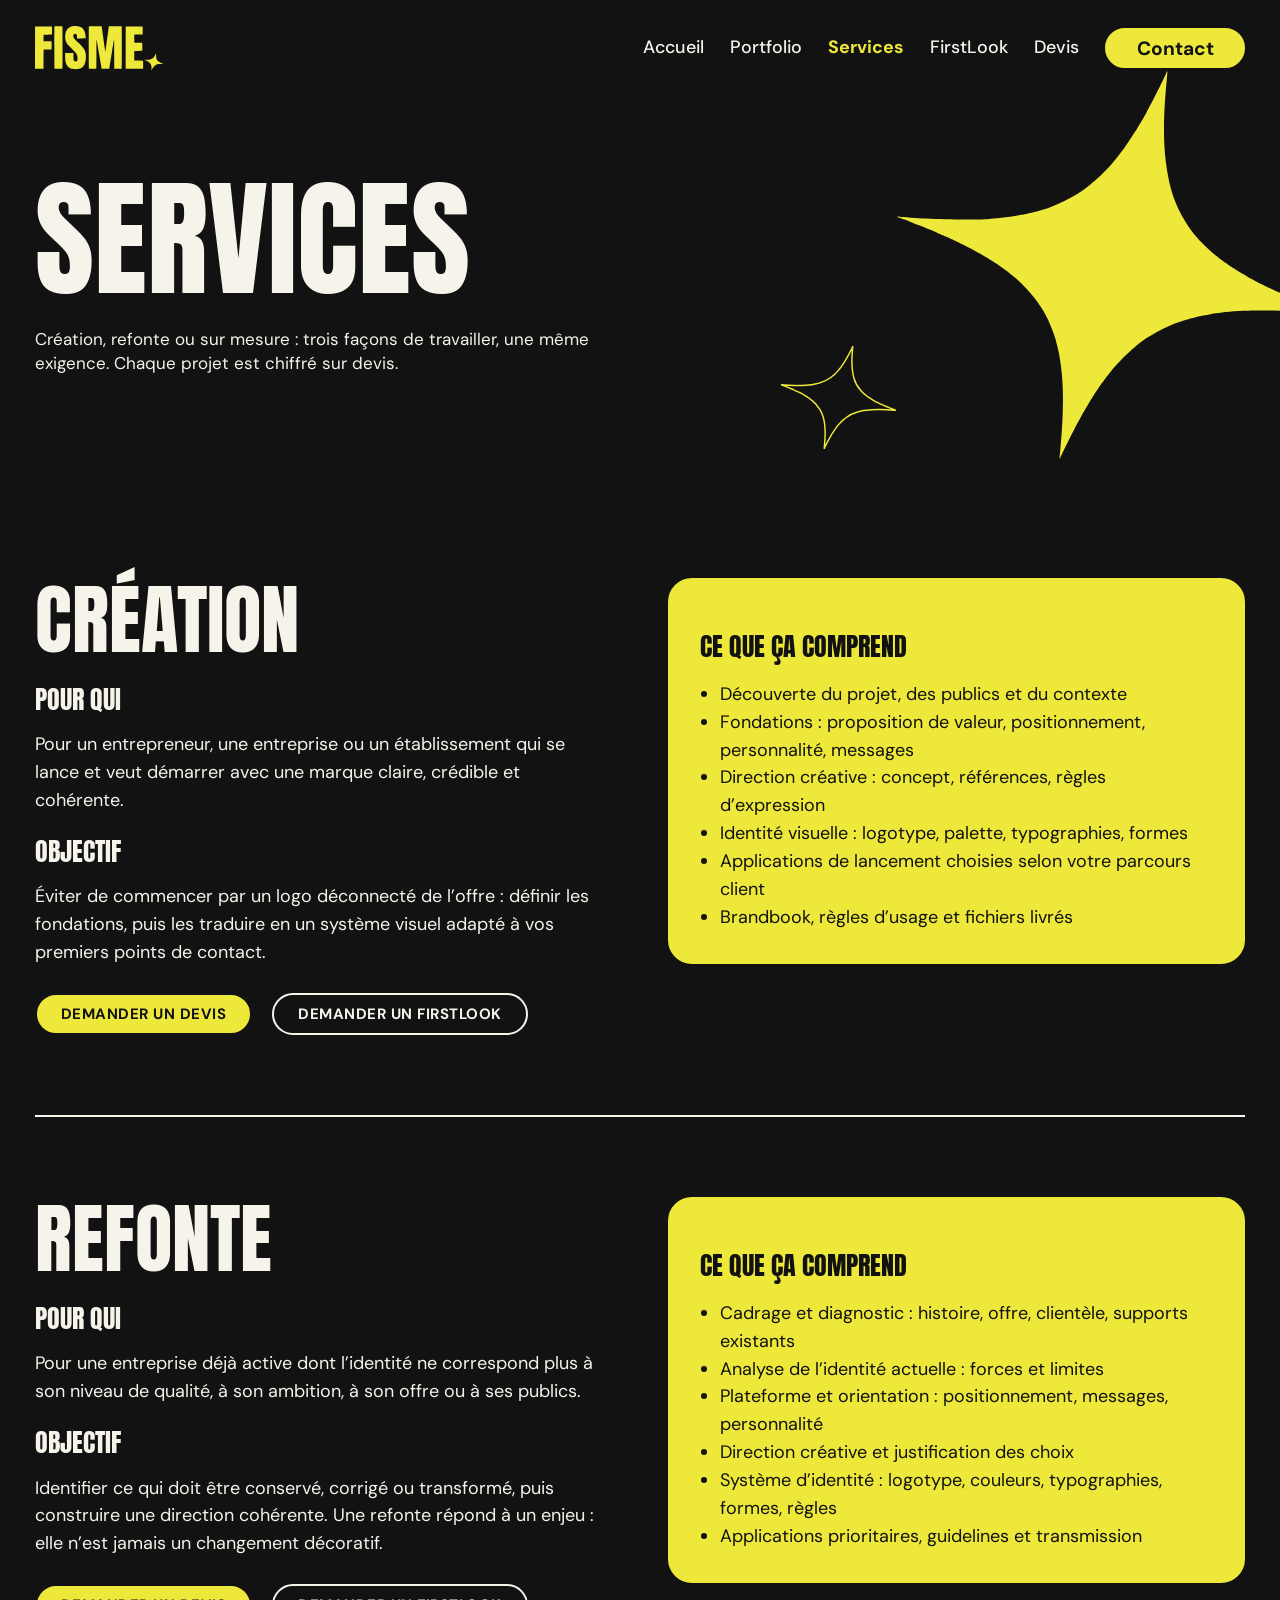
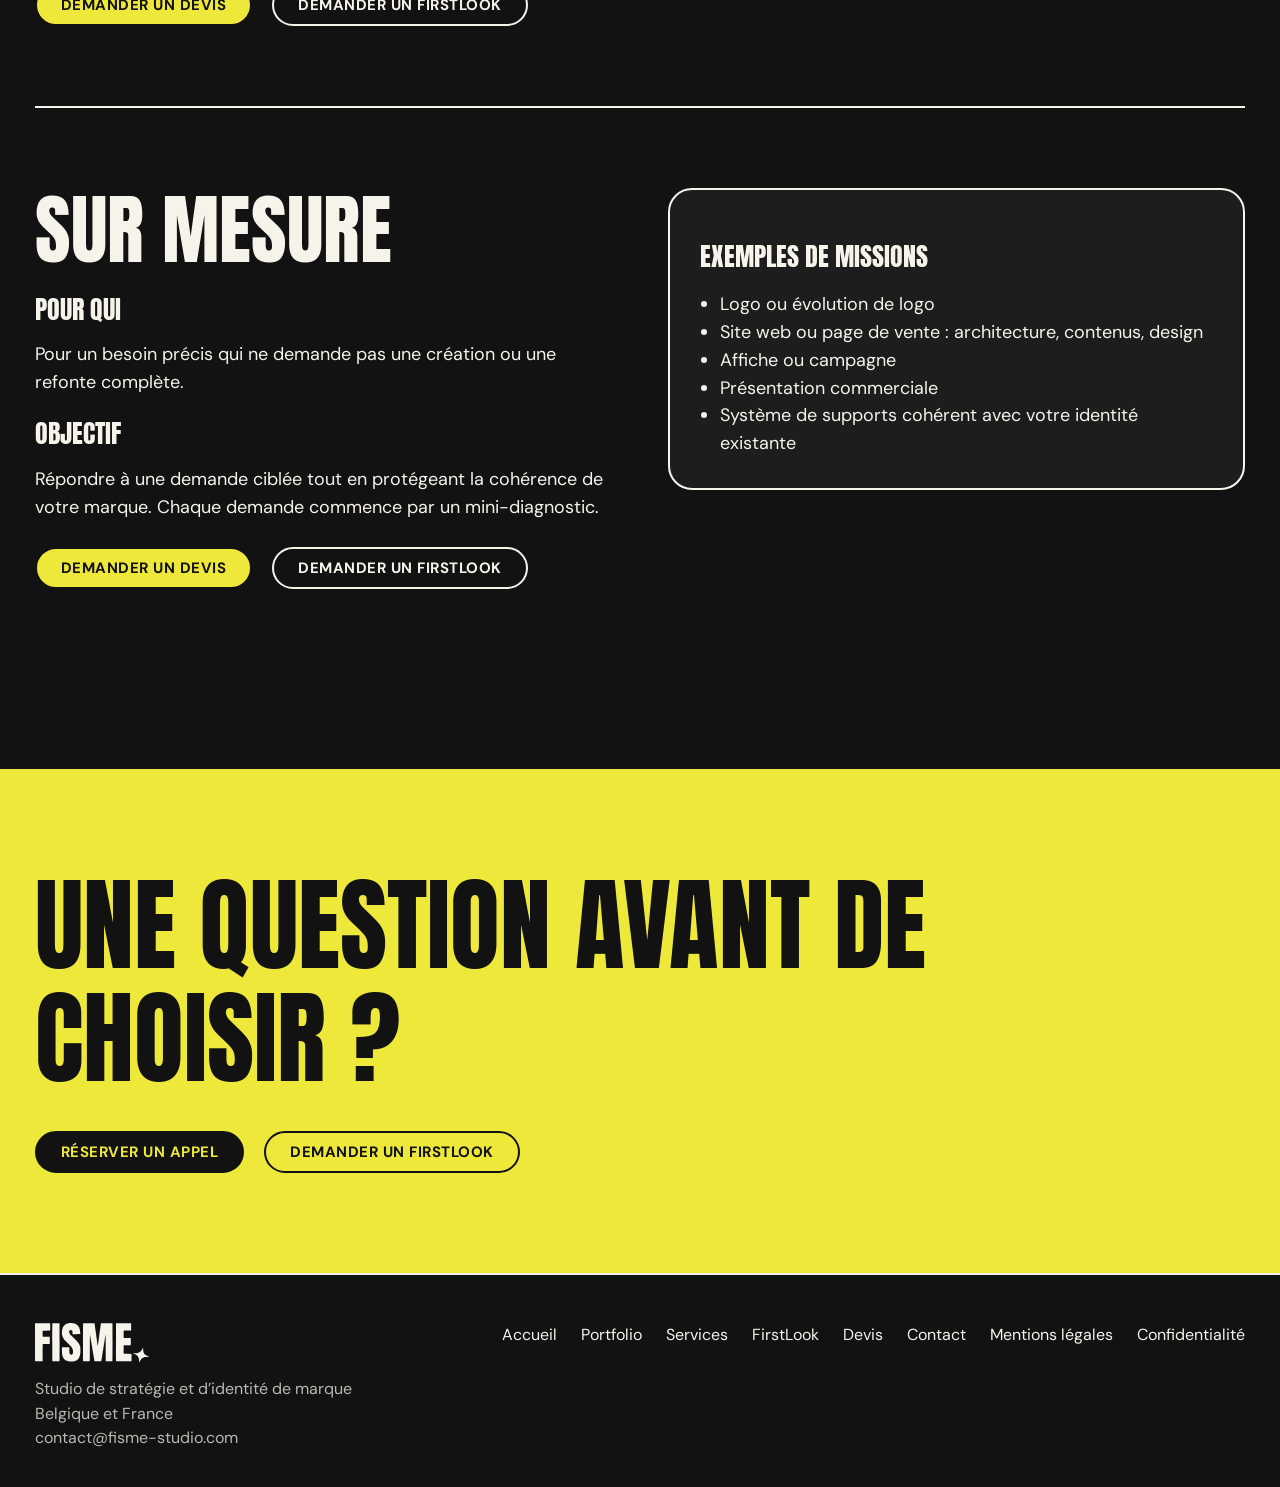
<file: services.html>
<!doctype html>
<html lang="fr">
<head>
<meta charset="utf-8">
<meta name="viewport" content="width=device-width, initial-scale=1">
<title>Services · FISME STUDIO</title>
<meta name="description" content="Création, refonte ou sur mesure : les services d’identité de marque et de stratégie de FISME STUDIO, tous chiffrés sur devis.">
<meta property="og:title" content="Services · FISME STUDIO"><meta property="og:description" content="Création, refonte ou sur mesure : les services d’identité de marque et de stratégie de FISME STUDIO, tous chiffrés sur devis."><meta property="og:type" content="website">
<link rel="icon" href="assets/star.svg" type="image/svg+xml">
<link rel="preconnect" href="https://fonts.googleapis.com"><link rel="preconnect" href="https://fonts.gstatic.com" crossorigin>
<link rel="stylesheet" href="https://fonts.googleapis.com/css2?family=Anton&family=DM+Sans:wght@400;500;700&display=swap">
<link rel="stylesheet" href="assets/styles.css">
<script>document.documentElement.className+=' js'</script>
</head>
<body class="">
<header class="ph"><img class="deco" src="assets/star.svg" alt=""><img class="deco deco2" src="assets/star-outline.svg" alt=""><div class="wrap"><nav aria-label="Navigation principale"><a href="index.html" aria-label="FISME, accueil"><svg class="lg" viewBox="0 0 362 126" role="img" aria-label="FISME" fill="currentColor"><path d="M121.0 121.1C129.3 120.2 135.2 116.2 138.7 109.3C138.8 109.1 139.1 108.5 139.3 108.1C140.2 106.5 141.4 102.8 141.9 100.2C143.1 94.3 143.1 94.1 143.1 86.4C143.1 78.2 142.7 75.7 140.9 70.9C140.5 69.9 140.2 68.9 140.1 68.6C140.0 68.3 139.7 67.8 139.5 67.5C139.2 67.1 139.0 66.7 139.0 66.5C139.0 66.0 136.1 61.8 134.2 59.6C132.3 57.3 125.6 50.6 120.6 45.9C113.4 39.1 109.0 34.3 109.0 33.0C109.0 32.9 108.8 32.4 108.5 32.0C107.3 29.7 107.3 25.5 108.7 23.9C111.0 21.1 115.8 21.3 117.4 24.3C117.9 25.3 117.9 25.8 118.1 30.1C118.2 33.4 118.4 34.9 118.6 35.1C119.1 35.4 142.2 35.2 142.5 34.8C143.0 34.4 142.0 24.7 141.1 20.7C140.3 16.8 138.1 12.0 136.3 9.6C134.5 7.2 129.3 3.0 128.3 3.0C128.1 3.0 127.6 2.8 127.1 2.5C126.6 2.2 126.0 2.0 125.8 2.0C125.6 2.0 124.9 1.8 124.1 1.5C119.2 -0.1 111.0 -0.5 105.6 0.6C103.8 0.9 101.9 1.4 101.5 1.6C101.0 1.8 100.0 2.2 99.3 2.5C98.5 2.8 97.6 3.2 97.3 3.5C96.9 3.7 96.2 4.2 95.6 4.6C93.9 5.7 91.6 7.9 90.6 9.4C90.1 10.2 89.6 10.9 89.5 11.0C89.1 11.3 87.3 15.2 87.0 16.4C86.8 17.1 86.6 17.7 86.5 17.9C86.4 18.0 86.0 19.6 85.6 21.4C84.6 26.2 84.6 34.9 85.6 38.6C86.2 41.1 87.2 43.9 87.8 45.1C88.2 45.9 88.6 46.5 88.9 47.3C89.1 47.6 89.4 48.1 89.6 48.3C89.8 48.4 90.0 48.7 90.0 48.9C90.0 49.2 92.2 52.2 94.1 54.4C94.8 55.2 99.7 60.1 104.9 65.4C113.8 74.3 117.0 77.9 117.0 79.0C117.0 79.2 117.2 79.7 117.5 80.0C117.8 80.3 118.0 80.8 118.0 81.1C118.0 81.3 118.2 81.8 118.4 82.2C118.8 83.2 119.8 89.1 119.7 91.2C119.7 95.0 118.5 98.4 117.0 99.0C113.8 100.2 111.6 99.8 110.0 97.7C108.4 95.6 108.2 94.3 108.2 84.9C108.2 80.3 108.2 76.5 108.0 76.3C107.9 76.1 105.4 76.0 96.4 76.1L84.9 76.1L84.8 82.4C84.7 92.6 85.2 98.6 86.5 102.6C86.8 103.5 87.0 104.3 87.0 104.6C87.0 104.8 87.2 105.4 87.5 105.9C87.8 106.4 88.0 107.0 88.0 107.1C88.0 107.4 88.8 108.9 90.1 111.1C91.1 112.6 94.0 115.7 95.4 116.5C95.9 116.8 96.6 117.3 96.9 117.5C97.2 117.7 98.0 118.2 98.8 118.5C99.5 118.8 100.6 119.3 101.1 119.5C101.7 119.8 102.7 120.0 103.4 120.1C104.2 120.2 104.8 120.4 104.9 120.5C104.9 120.6 106.1 120.8 107.4 121.0C108.8 121.1 110.2 121.3 110.6 121.3C112.5 121.6 118.4 121.5 121.0 121.1ZM24.0 93.6C24.1 78.9 24.2 66.7 24.3 66.6C24.5 66.3 26.9 66.2 35.0 66.2C41.2 66.2 45.7 66.2 46.1 66.0C46.8 65.8 46.8 65.8 46.8 55.0C46.8 44.6 46.7 44.2 46.3 43.8C45.8 43.3 45.4 43.2 35.2 43.2C27.3 43.2 24.5 43.2 24.3 43.0C23.9 42.6 23.9 25.5 24.3 24.7C24.5 24.3 24.9 24.3 35.8 24.3C43.1 24.3 47.2 24.2 47.5 24.0C48.0 23.7 48.0 23.4 48.0 12.6C48.0 3.6 47.9 1.5 47.7 1.3C47.4 1.1 41.0 1.0 23.7 1.1L0.1 1.1L0.1 60.2C0.0 92.8 0.0 119.6 0.1 119.9C0.3 120.5 0.3 120.5 12.1 120.4L23.9 120.4L24.0 93.6ZM77.2 120.2C77.4 120.0 77.5 106.4 77.5 60.7C77.5 2.4 77.5 1.5 77.0 1.3C76.4 0.9 55.6 0.9 55.0 1.3C54.5 1.5 54.5 2.4 54.5 60.7C54.5 106.4 54.6 120.0 54.8 120.2C55.2 120.6 76.8 120.6 77.2 120.2ZM172.5 120.2C172.7 119.9 172.8 108.6 172.8 79.6C172.9 38.6 172.9 37.2 173.7 39.4C173.9 39.7 174.0 40.5 174.0 41.1C174.0 41.7 174.2 43.0 174.4 44.1C174.6 45.2 174.8 46.5 174.9 47.0C175.0 47.5 175.2 49.1 175.5 50.5C175.9 53.0 176.5 56.0 177.5 62.3C178.9 70.5 179.8 75.7 180.5 79.6C180.8 81.0 181.0 82.8 181.1 83.6C181.2 84.5 181.4 85.5 181.5 85.9C181.6 86.3 181.9 87.8 182.1 89.2C182.6 92.7 182.9 94.6 183.5 97.6C183.8 99.0 184.0 100.5 184.1 101.0C184.1 101.5 184.4 102.8 184.6 104.0C184.8 105.2 185.2 107.5 185.5 109.2C185.8 111.0 186.2 113.6 186.5 115.1C186.8 116.6 187.0 118.2 187.0 118.7C187.0 120.5 186.8 120.5 198.2 120.5C209.6 120.5 208.8 120.6 209.1 118.6C209.3 117.4 209.7 114.9 210.4 110.8C210.6 109.6 210.9 107.5 211.1 106.1C211.3 104.8 211.7 102.3 212.0 100.6C212.3 99.0 212.6 96.5 212.9 95.1C213.3 92.5 213.7 89.5 214.5 85.1C214.8 83.6 215.1 81.5 215.2 80.5C215.4 79.5 215.7 77.3 216.0 75.8C216.2 74.2 216.6 71.6 216.8 70.1C217.1 68.6 217.4 66.9 217.5 66.4C217.6 65.8 217.8 64.7 217.9 64.0C218.0 63.2 218.2 61.4 218.5 60.0C218.8 58.6 219.1 56.5 219.3 55.5C219.4 54.5 219.7 52.5 219.9 51.1C220.1 49.8 220.3 48.2 220.5 47.6C220.6 47.1 220.8 45.5 221.0 44.1C221.2 42.8 221.4 41.5 221.5 41.3C221.6 41.0 221.8 40.1 222.0 39.1C222.2 38.1 222.4 37.3 222.5 37.3C222.7 37.2 222.8 55.8 222.8 78.6C222.8 110.4 222.8 120.0 223.0 120.2C223.5 120.6 243.5 120.6 243.9 120.2C244.4 119.8 244.4 1.7 244.0 1.3C243.7 1.1 239.4 1.0 226.0 1.0C205.5 1.0 207.7 0.6 207.2 4.3C207.1 5.4 206.8 7.5 206.6 8.9C206.4 10.2 206.2 12.3 206.0 13.5C205.9 14.7 205.6 16.3 205.5 17.1C205.3 17.9 205.1 19.9 204.9 21.5C204.7 23.1 204.4 25.2 204.3 26.2C203.7 30.2 203.1 34.0 202.7 37.0C202.6 38.2 202.3 40.6 202.0 42.5C201.7 44.4 201.4 46.8 201.3 47.9C201.1 49.0 200.9 50.7 200.7 51.8C200.6 52.8 200.3 54.9 200.1 56.4C199.9 57.9 199.7 59.7 199.5 60.4C199.4 61.1 199.1 62.7 199.0 64.1C198.7 66.9 198.1 71.0 197.8 71.6C197.4 72.7 197.0 71.6 197.0 69.5C197.0 68.7 196.9 67.6 196.8 66.9C196.6 66.2 196.4 64.6 196.3 63.4C196.1 62.1 195.8 60.0 195.6 58.7C195.4 57.4 195.1 55.1 194.9 53.6C194.1 47.6 194.0 46.5 193.5 43.5C193.1 40.6 192.9 39.3 192.2 34.1C192.1 33.0 191.8 30.7 191.5 29.0C191.2 27.3 190.9 25.0 190.8 23.9C190.1 18.4 189.9 17.4 189.5 14.6C189.2 13.0 189.0 10.7 188.9 9.6C188.8 8.5 188.6 7.4 188.5 7.1C188.4 6.8 188.2 5.5 188.1 4.2C187.8 0.6 189.9 1.0 169.5 1.0C159.9 1.0 151.9 1.1 151.6 1.2C151.1 1.4 151.0 119.7 151.6 120.2C152.0 120.7 172.1 120.6 172.5 120.2ZM304.0 120.2C304.2 119.9 304.2 116.7 304.2 108.6L304.1 97.4L292.0 97.2C285.3 97.2 279.7 97.0 279.6 96.9C279.1 96.6 279.1 70.7 279.6 70.3C279.8 70.1 282.6 70.0 290.6 70.0C298.7 70.0 301.5 69.9 301.7 69.7C302.1 69.3 302.1 48.5 301.7 47.7C301.5 47.3 301.1 47.2 290.7 47.2C282.6 47.2 279.8 47.2 279.6 47.0C279.1 46.5 279.1 24.6 279.6 24.3C279.7 24.2 285.1 24.1 291.4 24.0L302.9 23.9L302.9 12.7C303.0 3.5 302.9 1.5 302.7 1.3C302.4 1.1 296.1 1.0 278.7 1.1L255.1 1.1L255.1 60.2C255.0 92.8 255.0 119.6 255.1 119.9C255.3 120.5 255.3 120.5 279.5 120.5C299.6 120.5 303.7 120.4 304.0 120.2Z"/><path class="pt" d="M327.8 124.2C327.8 124.0 328.0 123.6 328.4 123.3C328.7 123.0 329.0 122.6 329.0 122.5C329.0 122.2 331.2 118.3 331.5 118.0C331.6 117.9 332.0 117.3 332.5 116.5C333.6 114.7 337.6 110.7 338.9 110.1C339.4 109.8 340.1 109.5 340.4 109.3C341.8 108.5 343.0 108.1 344.0 107.9C344.6 107.8 345.6 107.6 346.2 107.3C347.1 107.1 348.7 107.0 353.5 107.0C361.3 107.0 361.8 106.8 358.1 105.6C356.9 105.2 355.6 104.7 355.3 104.4C355.0 104.2 354.5 104.0 354.3 104.0C354.1 104.0 353.7 103.8 353.3 103.5C353.0 103.2 352.5 103.0 352.4 103.0C352.0 103.0 351.4 102.6 348.9 100.9C346.1 99.1 342.0 94.2 342.0 92.8C342.0 92.6 341.8 91.8 341.5 90.9C341.0 89.5 340.9 88.8 340.9 83.4C340.8 79.2 340.7 77.4 340.5 77.3C340.4 77.3 340.2 77.4 340.1 77.7C339.8 78.6 337.8 82.8 337.5 83.0C337.4 83.1 337.0 83.8 336.5 84.6C336.1 85.4 335.6 86.0 335.5 86.0C335.4 86.0 335.2 86.2 335.1 86.4C334.8 87.3 330.0 92.0 329.4 92.0C329.3 92.0 328.9 92.2 328.6 92.4C327.7 93.0 326.7 93.4 324.0 94.2C322.0 94.8 321.4 94.8 315.1 95.0C309.4 95.1 308.4 95.2 308.4 95.5C308.4 95.7 308.7 95.9 309.3 96.0C309.7 96.1 310.5 96.3 310.9 96.5C311.3 96.8 312.4 97.3 313.4 97.6C314.4 98.0 315.4 98.5 315.5 98.7C315.7 98.8 316.0 99.0 316.2 99.0C316.5 99.0 316.9 99.2 317.1 99.5C317.4 99.8 317.7 100.0 317.8 100.0C318.9 100.0 324.1 104.8 325.1 106.9C325.3 107.1 325.5 107.6 325.7 107.9C327.1 110.4 327.9 115.0 327.7 119.8C327.6 121.8 327.5 123.6 327.4 123.9C327.3 124.3 327.3 124.5 327.5 124.5C327.6 124.5 327.8 124.4 327.8 124.2Z"/></svg></a><button class="mb" aria-expanded="false" aria-controls="mn">Menu</button><ul id="mn"><li><a href="index.html">Accueil</a></li><li><a href="portfolio.html">Portfolio</a></li><li><a href="services.html" class=on aria-current=page>Services</a></li><li><a href="firstlook.html">FirstLook</a></li><li><a href="devis.html">Devis</a></li><li><a class="btn" href="contact.html">Contact</a></li></ul></nav><h1>Services</h1><p class="lead">Création, refonte ou sur mesure : trois façons de travailler, une même exigence. Chaque projet est chiffré sur devis.</p></div></header><main><section class="s" style="padding-top:20px"><div class="wrap"><div class="sv" id="creation"><div class="two"><div><h2>Création</h2><h3>Pour qui</h3><p>Pour un entrepreneur, une entreprise ou un établissement qui se lance et veut démarrer avec une marque claire, crédible et cohérente.</p><h3>Objectif</h3><p>Éviter de commencer par un logo déconnecté de l’offre : définir les fondations, puis les traduire en un système visuel adapté à vos premiers points de contact.</p><p class="cta"><a class="btn y" href="devis.html?service=creation">Demander un devis</a><a class="btn o" href="firstlook.html?type=creation#formulaire">Demander un FirstLook</a></p></div><div class="card f"><h3>Ce que ça comprend</h3><ul><li>Découverte du projet, des publics et du contexte</li><li>Fondations : proposition de valeur, positionnement, personnalité, messages</li><li>Direction créative : concept, références, règles d’expression</li><li>Identité visuelle : logotype, palette, typographies, formes</li><li>Applications de lancement choisies selon votre parcours client</li><li>Brandbook, règles d’usage et fichiers livrés</li></ul></div></div></div><div class="sv" id="refonte"><div class="two"><div><h2>Refonte</h2><h3>Pour qui</h3><p>Pour une entreprise déjà active dont l’identité ne correspond plus à son niveau de qualité, à son ambition, à son offre ou à ses publics.</p><h3>Objectif</h3><p>Identifier ce qui doit être conservé, corrigé ou transformé, puis construire une direction cohérente. Une refonte répond à un enjeu : elle n’est jamais un changement décoratif.</p><p class="cta"><a class="btn y" href="devis.html?service=refonte">Demander un devis</a><a class="btn o" href="firstlook.html?type=refonte#formulaire">Demander un FirstLook</a></p></div><div class="card f"><h3>Ce que ça comprend</h3><ul><li>Cadrage et diagnostic : histoire, offre, clientèle, supports existants</li><li>Analyse de l’identité actuelle : forces et limites</li><li>Plateforme et orientation : positionnement, messages, personnalité</li><li>Direction créative et justification des choix</li><li>Système d’identité : logotype, couleurs, typographies, formes, règles</li><li>Applications prioritaires, guidelines et transmission</li></ul></div></div></div><div class="sv" id="sur-mesure"><div class="two"><div><h2>Sur mesure</h2><h3>Pour qui</h3><p>Pour un besoin précis qui ne demande pas une création ou une refonte complète.</p><h3>Objectif</h3><p>Répondre à une demande ciblée tout en protégeant la cohérence de votre marque. Chaque demande commence par un mini-diagnostic.</p><p class="cta"><a class="btn y" href="devis.html?service=sur-mesure">Demander un devis</a><a class="btn o" href="firstlook.html?type=sur-mesure#formulaire">Demander un FirstLook</a></p></div><div class="card "><h3>Exemples de missions</h3><ul><li>Logo ou évolution de logo</li><li>Site web ou page de vente : architecture, contenus, design</li><li>Affiche ou campagne</li><li>Présentation commerciale</li><li>Système de supports cohérent avec votre identité existante</li></ul></div></div></div></div></section><section class="s contact"><div class="wrap"><h2>Une question avant de choisir ?</h2><p class="cta"><a class="btn k" href="contact.html">Réserver un appel</a><a class="btn o" href="firstlook.html#formulaire">Demander un FirstLook</a></p></div></section></main>
<footer><div class="wrap"><div class="fr"><div><svg class="lg" viewBox="0 0 362 126" role="img" aria-label="FISME" fill="currentColor"><path d="M121.0 121.1C129.3 120.2 135.2 116.2 138.7 109.3C138.8 109.1 139.1 108.5 139.3 108.1C140.2 106.5 141.4 102.8 141.9 100.2C143.1 94.3 143.1 94.1 143.1 86.4C143.1 78.2 142.7 75.7 140.9 70.9C140.5 69.9 140.2 68.9 140.1 68.6C140.0 68.3 139.7 67.8 139.5 67.5C139.2 67.1 139.0 66.7 139.0 66.5C139.0 66.0 136.1 61.8 134.2 59.6C132.3 57.3 125.6 50.6 120.6 45.9C113.4 39.1 109.0 34.3 109.0 33.0C109.0 32.9 108.8 32.4 108.5 32.0C107.3 29.7 107.3 25.5 108.7 23.9C111.0 21.1 115.8 21.3 117.4 24.3C117.9 25.3 117.9 25.8 118.1 30.1C118.2 33.4 118.4 34.9 118.6 35.1C119.1 35.4 142.2 35.2 142.5 34.8C143.0 34.4 142.0 24.7 141.1 20.7C140.3 16.8 138.1 12.0 136.3 9.6C134.5 7.2 129.3 3.0 128.3 3.0C128.1 3.0 127.6 2.8 127.1 2.5C126.6 2.2 126.0 2.0 125.8 2.0C125.6 2.0 124.9 1.8 124.1 1.5C119.2 -0.1 111.0 -0.5 105.6 0.6C103.8 0.9 101.9 1.4 101.5 1.6C101.0 1.8 100.0 2.2 99.3 2.5C98.5 2.8 97.6 3.2 97.3 3.5C96.9 3.7 96.2 4.2 95.6 4.6C93.9 5.7 91.6 7.9 90.6 9.4C90.1 10.2 89.6 10.9 89.5 11.0C89.1 11.3 87.3 15.2 87.0 16.4C86.8 17.1 86.6 17.7 86.5 17.9C86.4 18.0 86.0 19.6 85.6 21.4C84.6 26.2 84.6 34.9 85.6 38.6C86.2 41.1 87.2 43.9 87.8 45.1C88.2 45.9 88.6 46.5 88.9 47.3C89.1 47.6 89.4 48.1 89.6 48.3C89.8 48.4 90.0 48.7 90.0 48.9C90.0 49.2 92.2 52.2 94.1 54.4C94.8 55.2 99.7 60.1 104.9 65.4C113.8 74.3 117.0 77.9 117.0 79.0C117.0 79.2 117.2 79.7 117.5 80.0C117.8 80.3 118.0 80.8 118.0 81.1C118.0 81.3 118.2 81.8 118.4 82.2C118.8 83.2 119.8 89.1 119.7 91.2C119.7 95.0 118.5 98.4 117.0 99.0C113.8 100.2 111.6 99.8 110.0 97.7C108.4 95.6 108.2 94.3 108.2 84.9C108.2 80.3 108.2 76.5 108.0 76.3C107.9 76.1 105.4 76.0 96.4 76.1L84.9 76.1L84.8 82.4C84.7 92.6 85.2 98.6 86.5 102.6C86.8 103.5 87.0 104.3 87.0 104.6C87.0 104.8 87.2 105.4 87.5 105.9C87.8 106.4 88.0 107.0 88.0 107.1C88.0 107.4 88.8 108.9 90.1 111.1C91.1 112.6 94.0 115.7 95.4 116.5C95.9 116.8 96.6 117.3 96.9 117.5C97.2 117.7 98.0 118.2 98.8 118.5C99.5 118.8 100.6 119.3 101.1 119.5C101.7 119.8 102.7 120.0 103.4 120.1C104.2 120.2 104.8 120.4 104.9 120.5C104.9 120.6 106.1 120.8 107.4 121.0C108.8 121.1 110.2 121.3 110.6 121.3C112.5 121.6 118.4 121.5 121.0 121.1ZM24.0 93.6C24.1 78.9 24.2 66.7 24.3 66.6C24.5 66.3 26.9 66.2 35.0 66.2C41.2 66.2 45.7 66.2 46.1 66.0C46.8 65.8 46.8 65.8 46.8 55.0C46.8 44.6 46.7 44.2 46.3 43.8C45.8 43.3 45.4 43.2 35.2 43.2C27.3 43.2 24.5 43.2 24.3 43.0C23.9 42.6 23.9 25.5 24.3 24.7C24.5 24.3 24.9 24.3 35.8 24.3C43.1 24.3 47.2 24.2 47.5 24.0C48.0 23.7 48.0 23.4 48.0 12.6C48.0 3.6 47.9 1.5 47.7 1.3C47.4 1.1 41.0 1.0 23.7 1.1L0.1 1.1L0.1 60.2C0.0 92.8 0.0 119.6 0.1 119.9C0.3 120.5 0.3 120.5 12.1 120.4L23.9 120.4L24.0 93.6ZM77.2 120.2C77.4 120.0 77.5 106.4 77.5 60.7C77.5 2.4 77.5 1.5 77.0 1.3C76.4 0.9 55.6 0.9 55.0 1.3C54.5 1.5 54.5 2.4 54.5 60.7C54.5 106.4 54.6 120.0 54.8 120.2C55.2 120.6 76.8 120.6 77.2 120.2ZM172.5 120.2C172.7 119.9 172.8 108.6 172.8 79.6C172.9 38.6 172.9 37.2 173.7 39.4C173.9 39.7 174.0 40.5 174.0 41.1C174.0 41.7 174.2 43.0 174.4 44.1C174.6 45.2 174.8 46.5 174.9 47.0C175.0 47.5 175.2 49.1 175.5 50.5C175.9 53.0 176.5 56.0 177.5 62.3C178.9 70.5 179.8 75.7 180.5 79.6C180.8 81.0 181.0 82.8 181.1 83.6C181.2 84.5 181.4 85.5 181.5 85.9C181.6 86.3 181.9 87.8 182.1 89.2C182.6 92.7 182.9 94.6 183.5 97.6C183.8 99.0 184.0 100.5 184.1 101.0C184.1 101.5 184.4 102.8 184.6 104.0C184.8 105.2 185.2 107.5 185.5 109.2C185.8 111.0 186.2 113.6 186.5 115.1C186.8 116.6 187.0 118.2 187.0 118.7C187.0 120.5 186.8 120.5 198.2 120.5C209.6 120.5 208.8 120.6 209.1 118.6C209.3 117.4 209.7 114.9 210.4 110.8C210.6 109.6 210.9 107.5 211.1 106.1C211.3 104.8 211.7 102.3 212.0 100.6C212.3 99.0 212.6 96.5 212.9 95.1C213.3 92.5 213.7 89.5 214.5 85.1C214.8 83.6 215.1 81.5 215.2 80.5C215.4 79.5 215.7 77.3 216.0 75.8C216.2 74.2 216.6 71.6 216.8 70.1C217.1 68.6 217.4 66.9 217.5 66.4C217.6 65.8 217.8 64.7 217.9 64.0C218.0 63.2 218.2 61.4 218.5 60.0C218.8 58.6 219.1 56.5 219.3 55.5C219.4 54.5 219.7 52.5 219.9 51.1C220.1 49.8 220.3 48.2 220.5 47.6C220.6 47.1 220.8 45.5 221.0 44.1C221.2 42.8 221.4 41.5 221.5 41.3C221.6 41.0 221.8 40.1 222.0 39.1C222.2 38.1 222.4 37.3 222.5 37.3C222.7 37.2 222.8 55.8 222.8 78.6C222.8 110.4 222.8 120.0 223.0 120.2C223.5 120.6 243.5 120.6 243.9 120.2C244.4 119.8 244.4 1.7 244.0 1.3C243.7 1.1 239.4 1.0 226.0 1.0C205.5 1.0 207.7 0.6 207.2 4.3C207.1 5.4 206.8 7.5 206.6 8.9C206.4 10.2 206.2 12.3 206.0 13.5C205.9 14.7 205.6 16.3 205.5 17.1C205.3 17.9 205.1 19.9 204.9 21.5C204.7 23.1 204.4 25.2 204.3 26.2C203.7 30.2 203.1 34.0 202.7 37.0C202.6 38.2 202.3 40.6 202.0 42.5C201.7 44.4 201.4 46.8 201.3 47.9C201.1 49.0 200.9 50.7 200.7 51.8C200.6 52.8 200.3 54.9 200.1 56.4C199.9 57.9 199.7 59.7 199.5 60.4C199.4 61.1 199.1 62.7 199.0 64.1C198.7 66.9 198.1 71.0 197.8 71.6C197.4 72.7 197.0 71.6 197.0 69.5C197.0 68.7 196.9 67.6 196.8 66.9C196.6 66.2 196.4 64.6 196.3 63.4C196.1 62.1 195.8 60.0 195.6 58.7C195.4 57.4 195.1 55.1 194.9 53.6C194.1 47.6 194.0 46.5 193.5 43.5C193.1 40.6 192.9 39.3 192.2 34.1C192.1 33.0 191.8 30.7 191.5 29.0C191.2 27.3 190.9 25.0 190.8 23.9C190.1 18.4 189.9 17.4 189.5 14.6C189.2 13.0 189.0 10.7 188.9 9.6C188.8 8.5 188.6 7.4 188.5 7.1C188.4 6.8 188.2 5.5 188.1 4.2C187.8 0.6 189.9 1.0 169.5 1.0C159.9 1.0 151.9 1.1 151.6 1.2C151.1 1.4 151.0 119.7 151.6 120.2C152.0 120.7 172.1 120.6 172.5 120.2ZM304.0 120.2C304.2 119.9 304.2 116.7 304.2 108.6L304.1 97.4L292.0 97.2C285.3 97.2 279.7 97.0 279.6 96.9C279.1 96.6 279.1 70.7 279.6 70.3C279.8 70.1 282.6 70.0 290.6 70.0C298.7 70.0 301.5 69.9 301.7 69.7C302.1 69.3 302.1 48.5 301.7 47.7C301.5 47.3 301.1 47.2 290.7 47.2C282.6 47.2 279.8 47.2 279.6 47.0C279.1 46.5 279.1 24.6 279.6 24.3C279.7 24.2 285.1 24.1 291.4 24.0L302.9 23.9L302.9 12.7C303.0 3.5 302.9 1.5 302.7 1.3C302.4 1.1 296.1 1.0 278.7 1.1L255.1 1.1L255.1 60.2C255.0 92.8 255.0 119.6 255.1 119.9C255.3 120.5 255.3 120.5 279.5 120.5C299.6 120.5 303.7 120.4 304.0 120.2Z"/><path class="pt" d="M327.8 124.2C327.8 124.0 328.0 123.6 328.4 123.3C328.7 123.0 329.0 122.6 329.0 122.5C329.0 122.2 331.2 118.3 331.5 118.0C331.6 117.9 332.0 117.3 332.5 116.5C333.6 114.7 337.6 110.7 338.9 110.1C339.4 109.8 340.1 109.5 340.4 109.3C341.8 108.5 343.0 108.1 344.0 107.9C344.6 107.8 345.6 107.6 346.2 107.3C347.1 107.1 348.7 107.0 353.5 107.0C361.3 107.0 361.8 106.8 358.1 105.6C356.9 105.2 355.6 104.7 355.3 104.4C355.0 104.2 354.5 104.0 354.3 104.0C354.1 104.0 353.7 103.8 353.3 103.5C353.0 103.2 352.5 103.0 352.4 103.0C352.0 103.0 351.4 102.6 348.9 100.9C346.1 99.1 342.0 94.2 342.0 92.8C342.0 92.6 341.8 91.8 341.5 90.9C341.0 89.5 340.9 88.8 340.9 83.4C340.8 79.2 340.7 77.4 340.5 77.3C340.4 77.3 340.2 77.4 340.1 77.7C339.8 78.6 337.8 82.8 337.5 83.0C337.4 83.1 337.0 83.8 336.5 84.6C336.1 85.4 335.6 86.0 335.5 86.0C335.4 86.0 335.2 86.2 335.1 86.4C334.8 87.3 330.0 92.0 329.4 92.0C329.3 92.0 328.9 92.2 328.6 92.4C327.7 93.0 326.7 93.4 324.0 94.2C322.0 94.8 321.4 94.8 315.1 95.0C309.4 95.1 308.4 95.2 308.4 95.5C308.4 95.7 308.7 95.9 309.3 96.0C309.7 96.1 310.5 96.3 310.9 96.5C311.3 96.8 312.4 97.3 313.4 97.6C314.4 98.0 315.4 98.5 315.5 98.7C315.7 98.8 316.0 99.0 316.2 99.0C316.5 99.0 316.9 99.2 317.1 99.5C317.4 99.8 317.7 100.0 317.8 100.0C318.9 100.0 324.1 104.8 325.1 106.9C325.3 107.1 325.5 107.6 325.7 107.9C327.1 110.4 327.9 115.0 327.7 119.8C327.6 121.8 327.5 123.6 327.4 123.9C327.3 124.3 327.3 124.5 327.5 124.5C327.6 124.5 327.8 124.4 327.8 124.2Z"/></svg><p class="mut" style="margin:14px 0 0">Studio de stratégie et d’identité de marque<br>Belgique et France<br><a href="mailto:contact@fisme-studio.com">contact@fisme-studio.com</a></p></div>
<ul><li><a href="index.html">Accueil</a></li><li><a href="portfolio.html">Portfolio</a></li><li><a href="services.html">Services</a></li><li><a href="firstlook.html">FirstLook</a></li><li><a href="devis.html">Devis</a></li><li><a href="contact.html">Contact</a></li><li><a href="mentions-legales.html">Mentions légales</a></li><li><a href="confidentialite.html">Confidentialité</a></li></ul></div></div></footer>
<script src="assets/main.js" defer></script>
</body>
</html>
</file>
<file: assets/styles.css>
/* FISME STUDIO — styles partagés. Couleurs et tailles : variables ci-dessous. */
:root{--bg:#121212;--fg:#F5F3EA;--ac:#EEE83A;--ink:#F5F3EA;--mut:#B8B8B0;--card:#1D1D1D;--line:#F5F3EA;--pad:clamp(20px,2.7vw,38px);box-sizing:border-box}
html{scroll-behavior:smooth}
*,*::before,*::after{box-sizing:inherit}
[hidden]{display:none!important}
body{margin:0;background:var(--bg);color:var(--fg);font:400 18px/1.55 'DM Sans',system-ui,sans-serif}
h1,h2,h3{font-family:'Anton',Impact,sans-serif;font-weight:400;text-transform:uppercase;margin:0;line-height:1.1}
a{color:inherit}
:focus-visible{outline:3px solid var(--fg);outline-offset:3px}
.ph :focus-visible,.hero :focus-visible{outline-color:#EEE83A}
.wrap{max-width:1440px;margin:0 auto;padding:0 var(--pad);position:relative;z-index:2}
.lg{display:block;height:clamp(34px,3.5vw,50px);width:auto}
.lg .pt{transform-box:fill-box;transform-origin:center;transition:transform .5s}
a:hover .lg .pt{transform:rotate(90deg) scale(1.15)}
.hero,.ph{background:#121212;color:#F5F3EA;position:relative;overflow:hidden}
.hero{min-height:100svh;padding-bottom:70px}
.ph{padding-bottom:clamp(50px,8vw,110px)}
.hero .lg,.ph .lg{color:#EEE83A}
nav{display:flex;justify-content:space-between;align-items:center;padding:26px 0;position:relative;z-index:5}
nav ul{display:flex;gap:26px;list-style:none;margin:0;padding:0;font:500 clamp(16px,1.4vw,20px)/1 'DM Sans',sans-serif;align-items:center}
nav a{text-decoration:none}
nav a.on{color:#EEE83A;font-weight:700}
nav a.btn.on{color:#121212}
.mb{display:none;background:#EEE83A;color:#121212;border:0;border-radius:999px;font:700 17px 'DM Sans',sans-serif;padding:10px 24px;cursor:pointer}
.btn{display:inline-flex;align-items:center;justify-content:center;background:var(--ink);color:#EEE83A;border:2px solid var(--ink);border-radius:999px;padding:0 24px;height:42px;font:700 15px 'DM Sans',sans-serif;text-decoration:none;text-transform:uppercase;letter-spacing:.5px;transition:transform .2s;cursor:pointer}
.btn:hover{transform:translateY(-2px) rotate(-1deg)}
.btn.y{background:#EEE83A;color:#121212;border-color:#121212}
.btn.k{background:#121212;color:#EEE83A;border-color:#121212}
.btn.o{background:transparent;color:inherit;border-color:currentColor}
.hero .btn,.ph .btn{background:#EEE83A;color:#121212;border-color:#EEE83A}
.hero .btn.o,.ph .btn.o{background:transparent;color:#EEE83A}
.hero nav .btn,.ph nav .btn{text-transform:none;font-size:clamp(16px,1.5vw,22px);letter-spacing:0;padding:0;width:140px;height:40px}
.stars{position:absolute;inset:0;z-index:1;pointer-events:none;transform:translate3d(var(--px,0),var(--py,0),0);transition:transform .25s ease-out}
.stars img,.deco{position:absolute;display:block}
.big{left:53.2%;top:122px;width:49.6%;animation:fl 9s ease-in-out infinite}
.o1{left:53.7%;top:745px;width:11.1%;animation:sp 16s linear infinite}
.o2{left:81.6%;top:673px;width:11.7%;animation:sp 20s linear infinite reverse}
@keyframes fl{0%,100%{transform:rotate(0) scale(1)}50%{transform:rotate(5deg) scale(1.035)}}
@keyframes sp{to{transform:rotate(360deg)}}
.hero h1{font-size:clamp(46px,7.6vw,120px);line-height:1.085;margin:clamp(36px,6vw,86px) 0 clamp(26px,3.4vw,50px)}
.ln{display:block;overflow:hidden;padding-top:.14em;margin-top:-.14em}
.ln b{font-weight:400;color:#EEE83A}
.lead{font-size:clamp(17px,1.32vw,19px);line-height:1.4;max-width:700px;margin:0 0 50px}
.cta{display:flex;flex-wrap:wrap;gap:20px;margin:0}
.hero .btn{min-width:212px}
.ph h1{font-size:clamp(56px,10vw,150px);line-height:1.02;margin:clamp(36px,6vw,80px) 0 24px;max-width:70%}
.ph .lead{margin:0;max-width:620px}
.deco{right:-4%;top:70px;width:min(34vw,470px);animation:fl 9s ease-in-out infinite;z-index:1}
.deco2{right:30%;top:auto;bottom:6%;width:min(9vw,120px);animation:sp 18s linear infinite}
.band{background:#EEE83A;color:#121212;overflow:hidden;white-space:nowrap;font:400 34px/1 'Anton',Impact,sans-serif;text-transform:uppercase;padding:18px 0}
.band div{display:inline-block;animation:mq 32s linear infinite}
.pl{font:700 1.05em 'DM Sans',sans-serif;font-style:normal;vertical-align:.04em}
@keyframes mq{to{transform:translateX(-50%)}}
section.s{padding:100px 0}
.alt{background:var(--card)}
h2{font-size:clamp(40px,6vw,84px);margin-bottom:36px;max-width:1100px}
.grid{display:grid;grid-template-columns:repeat(auto-fit,minmax(260px,1fr));gap:22px}
.card{background:var(--card);border:2px solid var(--line);border-radius:24px;padding:30px;display:flex;flex-direction:column;gap:14px;align-items:flex-start;transition:background .25s,color .25s,border-color .25s}
.alt .card{background:var(--bg)}
.card.f,.alt .card.f{background:var(--ac);color:#121212;border-color:var(--ac)}
.card.f:hover,.alt .card.f:hover{background:#EEE83A;color:#121212;border-color:#EEE83A}.pcard:hover{background:var(--bg);color:var(--fg);border-color:var(--line)}
#studio .card{transition:transform .3s,background .3s,color .3s,border-color .3s}#studio .card:hover,#studio .card:focus-within{background:#F5F3EA;color:#121212;border-color:#121212;transform:translateY(-5px) rotate(-1deg)}
.card h3{font-size:34px}
.card p,.card ul{margin:0}
.card ul{padding-left:20px}
.card .btn{margin-top:auto}
.mut{color:var(--mut)}
.lead2{max-width:680px;font-size:22px;margin:0 0 36px}
.pcard{display:flex;flex-direction:column;gap:14px;background:var(--card);border:2px solid var(--line);border-radius:24px;padding:22px 22px 28px;text-decoration:none;transition:background .25s,color .25s,border-color .25s}
.pcard .shape{height:240px;border-radius:16px;background:#EEE83A;display:flex;align-items:center;justify-content:center;overflow:hidden}
.pcard .shape img{width:44%}
.pcard h3{font-size:34px}
.pcard p{margin:0}
.tag{align-self:flex-start;border:2px solid currentColor;border-radius:999px;padding:3px 14px;font-weight:700;font-size:15px}
.fl{display:grid;grid-template-columns:1fr 1.25fr;gap:56px;align-items:center}
.pages{display:grid;grid-template-columns:repeat(2,1fr);gap:16px}
.pg{border-radius:18px;padding:22px;min-height:230px;display:flex;flex-direction:column;justify-content:space-between;gap:14px;border:2px solid var(--line);transition:transform .3s}
.pg:nth-child(odd){transform:rotate(-1.5deg)}.pg:nth-child(even){transform:rotate(1.5deg)}
.pg:hover{transform:rotate(0) translateY(-4px)}
.pg h3{font-size:30px}.pg p{margin:0;font-size:16px;line-height:1.4}
.pg.k{background:#121212;color:#F5F3EA;border-color:#121212}.pg.k h3{color:#EEE83A}
.pg.y{background:#EEE83A;color:#121212}.pg.w{background:var(--card);color:var(--fg)}
.pg img{width:64px}
.two{display:grid;grid-template-columns:1fr 1fr;gap:56px;align-items:start}
.sv{padding:80px 0;border-bottom:2px solid var(--line)}
.sv:last-of-type{border-bottom:0}
.sv h2{margin-bottom:20px}.sv h3{font-size:26px;margin:22px 0 6px}
.sv .cta{margin-top:26px}
.facts{display:grid;grid-template-columns:repeat(auto-fit,minmax(200px,1fr));gap:22px;margin:0 0 60px}
.facts div{border-top:2px solid var(--line);padding-top:12px}.facts b{display:block;font:400 22px 'Anton',Impact,sans-serif;text-transform:uppercase}
.cs{padding:56px 0;border-top:2px solid var(--line);display:grid;grid-template-columns:1fr 2fr;gap:40px}
.cs h2{font-size:clamp(34px,4vw,56px);margin:0}.cs p{margin:0 0 14px;max-width:680px}
.vis{height:clamp(260px,42vw,560px);background:#EEE83A;border-radius:24px;display:flex;align-items:center;justify-content:center;overflow:hidden;margin-bottom:20px}
.vis img{height:78%}
.sws{display:flex;gap:14px;flex-wrap:wrap}.sws span{width:110px;height:110px;border-radius:18px;border:2px solid var(--line)}
.apps{display:grid;grid-template-columns:repeat(auto-fit,minmax(220px,1fr));gap:16px}.apps div{height:220px;border-radius:18px;border:2px dashed var(--line);display:flex;align-items:center;justify-content:center;color:var(--mut);padding:16px;text-align:center}
.pn{display:flex;justify-content:space-between;flex-wrap:wrap;gap:16px;padding-top:40px;border-top:2px solid var(--line)}
form{display:flex;flex-direction:column;gap:22px;max-width:720px}
label,legend{font-weight:700;display:block;margin-bottom:6px;padding:0}
fieldset{border:0;padding:0;margin:0}
input[type=text],input[type=email],input[type=url],textarea{width:100%;font:400 18px 'DM Sans',sans-serif;color:var(--fg);background:var(--bg);border:2px solid var(--line);border-radius:14px;padding:13px 16px}
textarea{min-height:150px;resize:vertical}
.opts{display:flex;flex-wrap:wrap;gap:12px;position:relative}
.opts input{position:absolute;opacity:0;pointer-events:none}
.opts label{margin:0;border:2px solid var(--line);border-radius:999px;padding:10px 22px;cursor:pointer;transition:background .2s}
.opts label:hover{background:var(--card)}
.opts input:checked+label{background:#EEE83A;color:#121212;border-color:#EEE83A}
.opts input:focus-visible+label{outline:3px solid var(--fg);outline-offset:3px}
.trap{position:absolute;left:-9999px;height:0;overflow:hidden}
.msg{padding:16px 20px;border-radius:14px;border:2px solid var(--line);font-weight:700;max-width:720px}
.msg.ok{background:#EEE83A;color:#121212;border-color:#EEE83A}
.msg.err{border-style:dashed}
.hint{font-size:15px;color:var(--mut);margin:6px 0 0}
.contact{background:#EEE83A;color:#121212}
.contact h2{font-size:clamp(44px,8vw,120px)}
.contact .btn.o{color:#121212}
.prose{max-width:760px}.prose h2{font-size:34px;margin:40px 0 12px}.prose p,.prose li{margin:0 0 12px}
footer{padding:48px 0 36px;font-size:16px;border-top:2px solid var(--line)}
footer .fr{display:flex;flex-wrap:wrap;justify-content:space-between;gap:30px}
footer .lg{height:40px;color:var(--fg)}
footer ul{list-style:none;margin:0;padding:0;display:flex;flex-wrap:wrap;gap:8px 24px}
footer a{text-decoration:none}footer a:hover{text-decoration:underline}
#ld{position:fixed;inset:0;z-index:99;background:#EEE83A;display:flex;align-items:center;justify-content:center;transition:opacity .5s}
#ld .lg{height:auto;width:min(48vw,380px);color:#121212}
#ld .pt{transform-box:fill-box;transform-origin:center;animation:ldstar 1s ease-in-out}
#ld .ld-dot{opacity:0;transform-box:fill-box;transform-origin:center;animation:lddot 1s ease-in-out}
@keyframes ldstar{0%,42%,100%{opacity:1;transform:scale(1) rotate(0)}50%,92%{opacity:0;transform:scale(.55) rotate(90deg)}}
@keyframes lddot{0%,42%,100%{opacity:0;transform:scale(.55)}50%,92%{opacity:1;transform:scale(1)}}
.js .home .ln>span{display:block;transform:translateY(115%);transition:transform .9s cubic-bezier(.2,.8,.2,1)}
.js body.go .ln>span{transform:none}
.ln:nth-child(2)>span{transition-delay:.12s}.ln:nth-child(3)>span{transition-delay:.24s}
.js .hp{opacity:0;transform:translateY(18px);transition:opacity .7s .5s,transform .7s .5s}
.js body.go .hp{opacity:1;transform:none}
@media (max-width:860px){
.mb{display:inline-flex}
nav ul{display:none;position:absolute;left:calc(-1*var(--pad));right:calc(-1*var(--pad));top:100%;background:#121212;flex-direction:column;align-items:flex-start;padding:22px var(--pad) 30px;gap:20px;font-size:20px}
nav ul.open{display:flex}
.stars{position:relative;inset:auto;height:340px;margin-top:10px}
.big{left:auto;right:-16%;top:0;width:74%}.o1{left:6%;top:72%;width:20%}.o2{left:44%;top:80%;width:16%}
.hero{padding-bottom:0}.ph h1{max-width:100%}.deco{opacity:.9;width:46vw;top:auto;bottom:-6%;right:-8%}.deco2{display:none}
section.s{padding:68px 0}.fl,.two,.cs{grid-template-columns:1fr;gap:28px}
.pages{grid-template-columns:1fr 1fr}.cs{padding:40px 0}}
@media (prefers-reduced-motion:reduce){*{animation:none!important;transition:none!important}html{scroll-behavior:auto}.js .ln>span,.js .hp{transform:none;opacity:1}}
</file>
